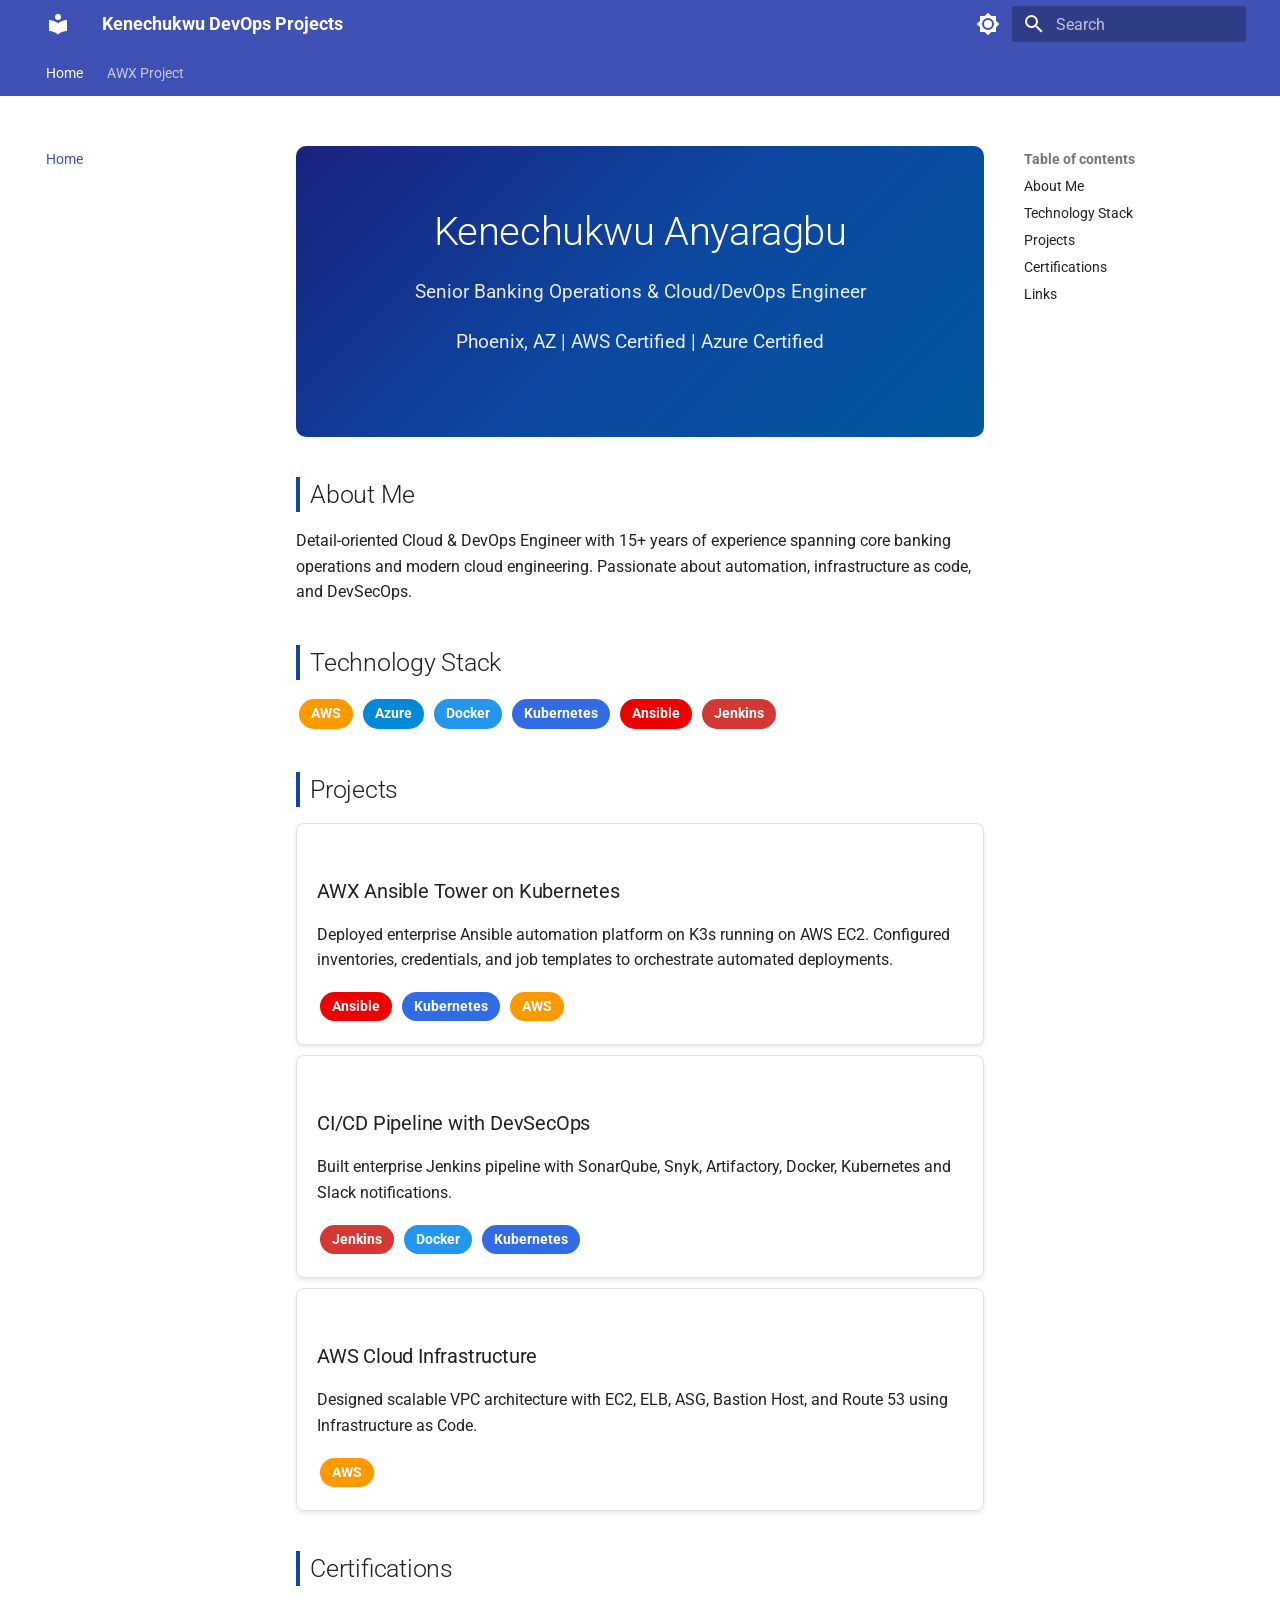
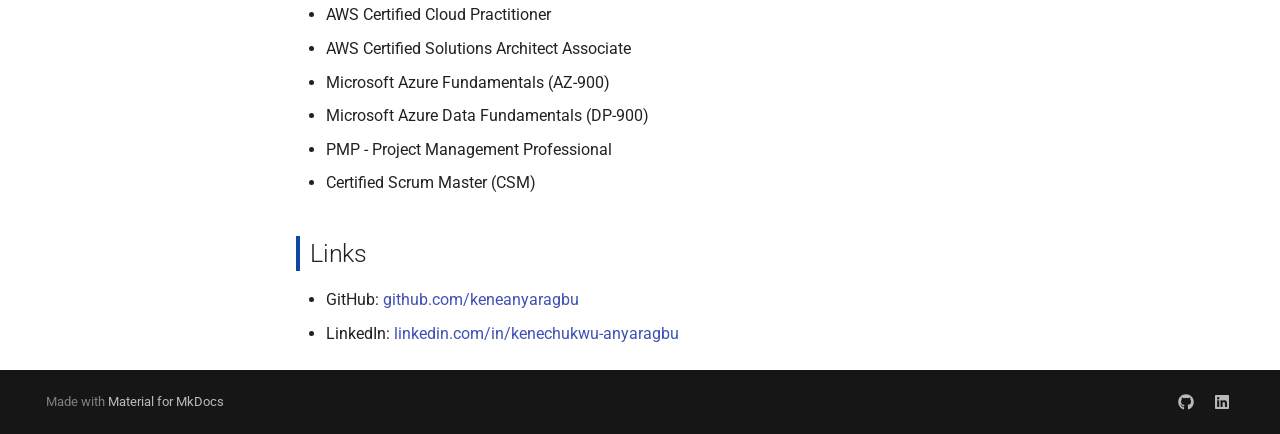
<file: index.html>
<!doctype html>
<html lang="en" class="no-js">
  <head>
    
      <meta charset="utf-8">
      <meta name="viewport" content="width=device-width,initial-scale=1">
      
        <meta name="description" content="DevOps Engineering Projects & Documentation">
      
      
        <meta name="author" content="Anyaragbu Kenechukwu Nnaemeka">
      
      
      
      
        <link rel="next" href="awx/overview/">
      
      
        
      
      
      <link rel="icon" href="assets/images/favicon.png">
      <meta name="generator" content="mkdocs-1.6.1, mkdocs-material-9.7.6">
    
    
      
        <title>Kenechukwu DevOps Projects</title>
      
    
    
      <link rel="stylesheet" href="assets/stylesheets/main.484c7ddc.min.css">
      
        
        <link rel="stylesheet" href="assets/stylesheets/palette.ab4e12ef.min.css">
      
      


    
    
      
    
    
      
        
        
        <link rel="preconnect" href="https://fonts.gstatic.com" crossorigin>
        <link rel="stylesheet" href="https://fonts.googleapis.com/css?family=Roboto:300,300i,400,400i,700,700i%7CRoboto+Mono:400,400i,700,700i&display=fallback">
        <style>:root{--md-text-font:"Roboto";--md-code-font:"Roboto Mono"}</style>
      
    
    
      <link rel="stylesheet" href="stylesheets/extra.css">
    
    <script>__md_scope=new URL(".",location),__md_hash=e=>[...e].reduce(((e,_)=>(e<<5)-e+_.charCodeAt(0)),0),__md_get=(e,_=localStorage,t=__md_scope)=>JSON.parse(_.getItem(t.pathname+"."+e)),__md_set=(e,_,t=localStorage,a=__md_scope)=>{try{t.setItem(a.pathname+"."+e,JSON.stringify(_))}catch(e){}}</script>
    
      

    
    
  </head>
  
  
    
    
      
    
    
    
    
    <body dir="ltr" data-md-color-scheme="default" data-md-color-primary="indigo" data-md-color-accent="cyan">
  
    
    <input class="md-toggle" data-md-toggle="drawer" type="checkbox" id="__drawer" autocomplete="off">
    <input class="md-toggle" data-md-toggle="search" type="checkbox" id="__search" autocomplete="off">
    <label class="md-overlay" for="__drawer"></label>
    <div data-md-component="skip">
      
        
        <a href="#about-me" class="md-skip">
          Skip to content
        </a>
      
    </div>
    <div data-md-component="announce">
      
    </div>
    
    
      

<header class="md-header" data-md-component="header">
  <nav class="md-header__inner md-grid" aria-label="Header">
    <a href="." title="Kenechukwu DevOps Projects" class="md-header__button md-logo" aria-label="Kenechukwu DevOps Projects" data-md-component="logo">
      
  
  <svg xmlns="http://www.w3.org/2000/svg" viewBox="0 0 24 24"><path d="M12 8a3 3 0 0 0 3-3 3 3 0 0 0-3-3 3 3 0 0 0-3 3 3 3 0 0 0 3 3m0 3.54C9.64 9.35 6.5 8 3 8v11c3.5 0 6.64 1.35 9 3.54 2.36-2.19 5.5-3.54 9-3.54V8c-3.5 0-6.64 1.35-9 3.54"/></svg>

    </a>
    <label class="md-header__button md-icon" for="__drawer">
      
      <svg xmlns="http://www.w3.org/2000/svg" viewBox="0 0 24 24"><path d="M3 6h18v2H3zm0 5h18v2H3zm0 5h18v2H3z"/></svg>
    </label>
    <div class="md-header__title" data-md-component="header-title">
      <div class="md-header__ellipsis">
        <div class="md-header__topic">
          <span class="md-ellipsis">
            Kenechukwu DevOps Projects
          </span>
        </div>
        <div class="md-header__topic" data-md-component="header-topic">
          <span class="md-ellipsis">
            
              Home
            
          </span>
        </div>
      </div>
    </div>
    
      
        <form class="md-header__option" data-md-component="palette">
  
    
    
    
    <input class="md-option" data-md-color-media="" data-md-color-scheme="default" data-md-color-primary="indigo" data-md-color-accent="cyan"  aria-label="Switch to dark mode"  type="radio" name="__palette" id="__palette_0">
    
      <label class="md-header__button md-icon" title="Switch to dark mode" for="__palette_1" hidden>
        <svg xmlns="http://www.w3.org/2000/svg" viewBox="0 0 24 24"><path d="M12 8a4 4 0 0 0-4 4 4 4 0 0 0 4 4 4 4 0 0 0 4-4 4 4 0 0 0-4-4m0 10a6 6 0 0 1-6-6 6 6 0 0 1 6-6 6 6 0 0 1 6 6 6 6 0 0 1-6 6m8-9.31V4h-4.69L12 .69 8.69 4H4v4.69L.69 12 4 15.31V20h4.69L12 23.31 15.31 20H20v-4.69L23.31 12z"/></svg>
      </label>
    
  
    
    
    
    <input class="md-option" data-md-color-media="" data-md-color-scheme="slate" data-md-color-primary="indigo" data-md-color-accent="cyan"  aria-label="Switch to light mode"  type="radio" name="__palette" id="__palette_1">
    
      <label class="md-header__button md-icon" title="Switch to light mode" for="__palette_0" hidden>
        <svg xmlns="http://www.w3.org/2000/svg" viewBox="0 0 24 24"><path d="M12 18c-.89 0-1.74-.2-2.5-.55C11.56 16.5 13 14.42 13 12s-1.44-4.5-3.5-5.45C10.26 6.2 11.11 6 12 6a6 6 0 0 1 6 6 6 6 0 0 1-6 6m8-9.31V4h-4.69L12 .69 8.69 4H4v4.69L.69 12 4 15.31V20h4.69L12 23.31 15.31 20H20v-4.69L23.31 12z"/></svg>
      </label>
    
  
</form>
      
    
    
      <script>var palette=__md_get("__palette");if(palette&&palette.color){if("(prefers-color-scheme)"===palette.color.media){var media=matchMedia("(prefers-color-scheme: light)"),input=document.querySelector(media.matches?"[data-md-color-media='(prefers-color-scheme: light)']":"[data-md-color-media='(prefers-color-scheme: dark)']");palette.color.media=input.getAttribute("data-md-color-media"),palette.color.scheme=input.getAttribute("data-md-color-scheme"),palette.color.primary=input.getAttribute("data-md-color-primary"),palette.color.accent=input.getAttribute("data-md-color-accent")}for(var[key,value]of Object.entries(palette.color))document.body.setAttribute("data-md-color-"+key,value)}</script>
    
    
    
      
      
        <label class="md-header__button md-icon" for="__search">
          
          <svg xmlns="http://www.w3.org/2000/svg" viewBox="0 0 24 24"><path d="M9.5 3A6.5 6.5 0 0 1 16 9.5c0 1.61-.59 3.09-1.56 4.23l.27.27h.79l5 5-1.5 1.5-5-5v-.79l-.27-.27A6.52 6.52 0 0 1 9.5 16 6.5 6.5 0 0 1 3 9.5 6.5 6.5 0 0 1 9.5 3m0 2C7 5 5 7 5 9.5S7 14 9.5 14 14 12 14 9.5 12 5 9.5 5"/></svg>
        </label>
        <div class="md-search" data-md-component="search" role="dialog">
  <label class="md-search__overlay" for="__search"></label>
  <div class="md-search__inner" role="search">
    <form class="md-search__form" name="search">
      <input type="text" class="md-search__input" name="query" aria-label="Search" placeholder="Search" autocapitalize="off" autocorrect="off" autocomplete="off" spellcheck="false" data-md-component="search-query" required>
      <label class="md-search__icon md-icon" for="__search">
        
        <svg xmlns="http://www.w3.org/2000/svg" viewBox="0 0 24 24"><path d="M9.5 3A6.5 6.5 0 0 1 16 9.5c0 1.61-.59 3.09-1.56 4.23l.27.27h.79l5 5-1.5 1.5-5-5v-.79l-.27-.27A6.52 6.52 0 0 1 9.5 16 6.5 6.5 0 0 1 3 9.5 6.5 6.5 0 0 1 9.5 3m0 2C7 5 5 7 5 9.5S7 14 9.5 14 14 12 14 9.5 12 5 9.5 5"/></svg>
        
        <svg xmlns="http://www.w3.org/2000/svg" viewBox="0 0 24 24"><path d="M20 11v2H8l5.5 5.5-1.42 1.42L4.16 12l7.92-7.92L13.5 5.5 8 11z"/></svg>
      </label>
      <nav class="md-search__options" aria-label="Search">
        
        <button type="reset" class="md-search__icon md-icon" title="Clear" aria-label="Clear" tabindex="-1">
          
          <svg xmlns="http://www.w3.org/2000/svg" viewBox="0 0 24 24"><path d="M19 6.41 17.59 5 12 10.59 6.41 5 5 6.41 10.59 12 5 17.59 6.41 19 12 13.41 17.59 19 19 17.59 13.41 12z"/></svg>
        </button>
      </nav>
      
        <div class="md-search__suggest" data-md-component="search-suggest"></div>
      
    </form>
    <div class="md-search__output">
      <div class="md-search__scrollwrap" tabindex="0" data-md-scrollfix>
        <div class="md-search-result" data-md-component="search-result">
          <div class="md-search-result__meta">
            Initializing search
          </div>
          <ol class="md-search-result__list" role="presentation"></ol>
        </div>
      </div>
    </div>
  </div>
</div>
      
    
    
  </nav>
  
</header>
    
    <div class="md-container" data-md-component="container">
      
      
        
          
            
<nav class="md-tabs" aria-label="Tabs" data-md-component="tabs">
  <div class="md-grid">
    <ul class="md-tabs__list">
      
        
  
  
  
    
  
  
    <li class="md-tabs__item md-tabs__item--active">
      <a href="." class="md-tabs__link">
        
  
  
    
  
  Home

      </a>
    </li>
  

      
        
  
  
  
  
    
    
      <li class="md-tabs__item">
        <a href="awx/overview/" class="md-tabs__link">
          
  
  
  AWX Project

        </a>
      </li>
    
  

      
    </ul>
  </div>
</nav>
          
        
      
      <main class="md-main" data-md-component="main">
        <div class="md-main__inner md-grid">
          
            
              
              <div class="md-sidebar md-sidebar--primary" data-md-component="sidebar" data-md-type="navigation" >
                <div class="md-sidebar__scrollwrap">
                  <div class="md-sidebar__inner">
                    


  


<nav class="md-nav md-nav--primary md-nav--lifted" aria-label="Navigation" data-md-level="0">
  <label class="md-nav__title" for="__drawer">
    <a href="." title="Kenechukwu DevOps Projects" class="md-nav__button md-logo" aria-label="Kenechukwu DevOps Projects" data-md-component="logo">
      
  
  <svg xmlns="http://www.w3.org/2000/svg" viewBox="0 0 24 24"><path d="M12 8a3 3 0 0 0 3-3 3 3 0 0 0-3-3 3 3 0 0 0-3 3 3 3 0 0 0 3 3m0 3.54C9.64 9.35 6.5 8 3 8v11c3.5 0 6.64 1.35 9 3.54 2.36-2.19 5.5-3.54 9-3.54V8c-3.5 0-6.64 1.35-9 3.54"/></svg>

    </a>
    Kenechukwu DevOps Projects
  </label>
  
  <ul class="md-nav__list" data-md-scrollfix>
    
      
      
  
  
    
  
  
  
    <li class="md-nav__item md-nav__item--active">
      
      <input class="md-nav__toggle md-toggle" type="checkbox" id="__toc">
      
      
      
        <label class="md-nav__link md-nav__link--active" for="__toc">
          
  
  
  <span class="md-ellipsis">
    
  
    Home
  

    
  </span>
  
  

          <span class="md-nav__icon md-icon"></span>
        </label>
      
      <a href="." class="md-nav__link md-nav__link--active">
        
  
  
  <span class="md-ellipsis">
    
  
    Home
  

    
  </span>
  
  

      </a>
      
        

<nav class="md-nav md-nav--secondary" aria-label="Table of contents">
  
  
  
  
    <label class="md-nav__title" for="__toc">
      <span class="md-nav__icon md-icon"></span>
      Table of contents
    </label>
    <ul class="md-nav__list" data-md-component="toc" data-md-scrollfix>
      
        <li class="md-nav__item">
  <a href="#about-me" class="md-nav__link">
    <span class="md-ellipsis">
      
        About Me
      
    </span>
  </a>
  
</li>
      
        <li class="md-nav__item">
  <a href="#technology-stack" class="md-nav__link">
    <span class="md-ellipsis">
      
        Technology Stack
      
    </span>
  </a>
  
</li>
      
        <li class="md-nav__item">
  <a href="#projects" class="md-nav__link">
    <span class="md-ellipsis">
      
        Projects
      
    </span>
  </a>
  
</li>
      
        <li class="md-nav__item">
  <a href="#certifications" class="md-nav__link">
    <span class="md-ellipsis">
      
        Certifications
      
    </span>
  </a>
  
</li>
      
        <li class="md-nav__item">
  <a href="#links" class="md-nav__link">
    <span class="md-ellipsis">
      
        Links
      
    </span>
  </a>
  
</li>
      
    </ul>
  
</nav>
      
    </li>
  

    
      
      
  
  
  
  
    
    
    
    
      
      
        
      
    
    
    <li class="md-nav__item md-nav__item--nested">
      
        
        
        <input class="md-nav__toggle md-toggle " type="checkbox" id="__nav_2" >
        
          
          <label class="md-nav__link" for="__nav_2" id="__nav_2_label" tabindex="0">
            
  
  
  <span class="md-ellipsis">
    
  
    AWX Project
  

    
  </span>
  
  

            <span class="md-nav__icon md-icon"></span>
          </label>
        
        <nav class="md-nav" data-md-level="1" aria-labelledby="__nav_2_label" aria-expanded="false">
          <label class="md-nav__title" for="__nav_2">
            <span class="md-nav__icon md-icon"></span>
            
  
    AWX Project
  

          </label>
          <ul class="md-nav__list" data-md-scrollfix>
            
              
                
  
  
  
  
    <li class="md-nav__item">
      <a href="awx/overview/" class="md-nav__link">
        
  
  
  <span class="md-ellipsis">
    
  
    Overview
  

    
  </span>
  
  

      </a>
    </li>
  

              
            
              
                
  
  
  
  
    <li class="md-nav__item">
      <a href="awx/installation/" class="md-nav__link">
        
  
  
  <span class="md-ellipsis">
    
  
    Installation
  

    
  </span>
  
  

      </a>
    </li>
  

              
            
              
                
  
  
  
  
    <li class="md-nav__item">
      <a href="awx/configuration/" class="md-nav__link">
        
  
  
  <span class="md-ellipsis">
    
  
    Configuration
  

    
  </span>
  
  

      </a>
    </li>
  

              
            
              
                
  
  
  
  
    <li class="md-nav__item">
      <a href="awx/troubleshooting/" class="md-nav__link">
        
  
  
  <span class="md-ellipsis">
    
  
    Troubleshooting
  

    
  </span>
  
  

      </a>
    </li>
  

              
            
              
                
  
  
  
  
    <li class="md-nav__item">
      <a href="awx/deployment/" class="md-nav__link">
        
  
  
  <span class="md-ellipsis">
    
  
    Deployment
  

    
  </span>
  
  

      </a>
    </li>
  

              
            
          </ul>
        </nav>
      
    </li>
  

    
  </ul>
</nav>
                  </div>
                </div>
              </div>
            
            
              
              <div class="md-sidebar md-sidebar--secondary" data-md-component="sidebar" data-md-type="toc" >
                <div class="md-sidebar__scrollwrap">
                  <div class="md-sidebar__inner">
                    

<nav class="md-nav md-nav--secondary" aria-label="Table of contents">
  
  
  
  
    <label class="md-nav__title" for="__toc">
      <span class="md-nav__icon md-icon"></span>
      Table of contents
    </label>
    <ul class="md-nav__list" data-md-component="toc" data-md-scrollfix>
      
        <li class="md-nav__item">
  <a href="#about-me" class="md-nav__link">
    <span class="md-ellipsis">
      
        About Me
      
    </span>
  </a>
  
</li>
      
        <li class="md-nav__item">
  <a href="#technology-stack" class="md-nav__link">
    <span class="md-ellipsis">
      
        Technology Stack
      
    </span>
  </a>
  
</li>
      
        <li class="md-nav__item">
  <a href="#projects" class="md-nav__link">
    <span class="md-ellipsis">
      
        Projects
      
    </span>
  </a>
  
</li>
      
        <li class="md-nav__item">
  <a href="#certifications" class="md-nav__link">
    <span class="md-ellipsis">
      
        Certifications
      
    </span>
  </a>
  
</li>
      
        <li class="md-nav__item">
  <a href="#links" class="md-nav__link">
    <span class="md-ellipsis">
      
        Links
      
    </span>
  </a>
  
</li>
      
    </ul>
  
</nav>
                  </div>
                </div>
              </div>
            
          
          
            <div class="md-content" data-md-component="content">
              
              <article class="md-content__inner md-typeset">
                
                  



<div class="hero">
  <h1>Kenechukwu Anyaragbu</h1>
  <p>Senior Banking Operations & Cloud/DevOps Engineer</p>
  <p>Phoenix, AZ | AWS Certified | Azure Certified</p>
</div>

<h2 id="about-me">About Me<a class="headerlink" href="#about-me" title="Permanent link">&para;</a></h2>
<p>Detail-oriented Cloud &amp; DevOps Engineer with 15+ years of experience
spanning core banking operations and modern cloud engineering.
Passionate about automation, infrastructure as code, and DevSecOps.</p>
<h2 id="technology-stack">Technology Stack<a class="headerlink" href="#technology-stack" title="Permanent link">&para;</a></h2>
<p><span class="badge badge-aws">AWS</span>
<span class="badge badge-azure">Azure</span>
<span class="badge badge-docker">Docker</span>
<span class="badge badge-k8s">Kubernetes</span>
<span class="badge badge-ansible">Ansible</span>
<span class="badge badge-jenkins">Jenkins</span></p>
<h2 id="projects">Projects<a class="headerlink" href="#projects" title="Permanent link">&para;</a></h2>
<div class="project-card">
  <h3>AWX Ansible Tower on Kubernetes</h3>
  <p>Deployed enterprise Ansible automation platform on K3s
  running on AWS EC2. Configured inventories, credentials,
  and job templates to orchestrate automated deployments.</p>
  <span class="badge badge-ansible">Ansible</span>
  <span class="badge badge-k8s">Kubernetes</span>
  <span class="badge badge-aws">AWS</span>
</div>

<div class="project-card">
  <h3>CI/CD Pipeline with DevSecOps</h3>
  <p>Built enterprise Jenkins pipeline with SonarQube, Snyk,
  Artifactory, Docker, Kubernetes and Slack notifications.</p>
  <span class="badge badge-jenkins">Jenkins</span>
  <span class="badge badge-docker">Docker</span>
  <span class="badge badge-k8s">Kubernetes</span>
</div>

<div class="project-card">
  <h3>AWS Cloud Infrastructure</h3>
  <p>Designed scalable VPC architecture with EC2, ELB, ASG,
  Bastion Host, and Route 53 using Infrastructure as Code.</p>
  <span class="badge badge-aws">AWS</span>
</div>

<h2 id="certifications">Certifications<a class="headerlink" href="#certifications" title="Permanent link">&para;</a></h2>
<ul>
<li>AWS Certified Cloud Practitioner</li>
<li>AWS Certified Solutions Architect Associate</li>
<li>Microsoft Azure Fundamentals (AZ-900)</li>
<li>Microsoft Azure Data Fundamentals (DP-900)</li>
<li>PMP - Project Management Professional</li>
<li>Certified Scrum Master (CSM)</li>
</ul>
<h2 id="links">Links<a class="headerlink" href="#links" title="Permanent link">&para;</a></h2>
<ul>
<li>GitHub: <a href="https://github.com/keneanyaragbu">github.com/keneanyaragbu</a></li>
<li>LinkedIn: <a href="https://www.linkedin.com/in/kenechukwu-anyaragbu">linkedin.com/in/kenechukwu-anyaragbu</a></li>
</ul>












                
              </article>
            </div>
          
          
<script>var target=document.getElementById(location.hash.slice(1));target&&target.name&&(target.checked=target.name.startsWith("__tabbed_"))</script>
        </div>
        
          <button type="button" class="md-top md-icon" data-md-component="top" hidden>
  
  <svg xmlns="http://www.w3.org/2000/svg" viewBox="0 0 24 24"><path d="M13 20h-2V8l-5.5 5.5-1.42-1.42L12 4.16l7.92 7.92-1.42 1.42L13 8z"/></svg>
  Back to top
</button>
        
      </main>
      
        <footer class="md-footer">
  
  <div class="md-footer-meta md-typeset">
    <div class="md-footer-meta__inner md-grid">
      <div class="md-copyright">
  
  
    Made with
    <a href="https://squidfunk.github.io/mkdocs-material/" target="_blank" rel="noopener">
      Material for MkDocs
    </a>
  
</div>
      
        
<div class="md-social">
  
    
    
    
    
      
      
    
    <a href="https://github.com/keneanyaragbu" target="_blank" rel="noopener" title="github.com" class="md-social__link">
      <svg xmlns="http://www.w3.org/2000/svg" viewBox="0 0 512 512"><!--! Font Awesome Free 7.1.0 by @fontawesome - https://fontawesome.com License - https://fontawesome.com/license/free (Icons: CC BY 4.0, Fonts: SIL OFL 1.1, Code: MIT License) Copyright 2025 Fonticons, Inc.--><path d="M173.9 397.4c0 2-2.3 3.6-5.2 3.6-3.3.3-5.6-1.3-5.6-3.6 0-2 2.3-3.6 5.2-3.6 3-.3 5.6 1.3 5.6 3.6m-31.1-4.5c-.7 2 1.3 4.3 4.3 4.9 2.6 1 5.6 0 6.2-2s-1.3-4.3-4.3-5.2c-2.6-.7-5.5.3-6.2 2.3m44.2-1.7c-2.9.7-4.9 2.6-4.6 4.9.3 2 2.9 3.3 5.9 2.6 2.9-.7 4.9-2.6 4.6-4.6-.3-1.9-3-3.2-5.9-2.9M252.8 8C114.1 8 8 113.3 8 252c0 110.9 69.8 205.8 169.5 239.2 12.8 2.3 17.3-5.6 17.3-12.1 0-6.2-.3-40.4-.3-61.4 0 0-70 15-84.7-29.8 0 0-11.4-29.1-27.8-36.6 0 0-22.9-15.7 1.6-15.4 0 0 24.9 2 38.6 25.8 21.9 38.6 58.6 27.5 72.9 20.9 2.3-16 8.8-27.1 16-33.7-55.9-6.2-112.3-14.3-112.3-110.5 0-27.5 7.6-41.3 23.6-58.9-2.6-6.5-11.1-33.3 2.6-67.9 20.9-6.5 69 27 69 27 20-5.6 41.5-8.5 62.8-8.5s42.8 2.9 62.8 8.5c0 0 48.1-33.6 69-27 13.7 34.7 5.2 61.4 2.6 67.9 16 17.7 25.8 31.5 25.8 58.9 0 96.5-58.9 104.2-114.8 110.5 9.2 7.9 17 22.9 17 46.4 0 33.7-.3 75.4-.3 83.6 0 6.5 4.6 14.4 17.3 12.1C436.2 457.8 504 362.9 504 252 504 113.3 391.5 8 252.8 8M105.2 352.9c-1.3 1-1 3.3.7 5.2 1.6 1.6 3.9 2.3 5.2 1 1.3-1 1-3.3-.7-5.2-1.6-1.6-3.9-2.3-5.2-1m-10.8-8.1c-.7 1.3.3 2.9 2.3 3.9 1.6 1 3.6.7 4.3-.7.7-1.3-.3-2.9-2.3-3.9-2-.6-3.6-.3-4.3.7m32.4 35.6c-1.6 1.3-1 4.3 1.3 6.2 2.3 2.3 5.2 2.6 6.5 1 1.3-1.3.7-4.3-1.3-6.2-2.2-2.3-5.2-2.6-6.5-1m-11.4-14.7c-1.6 1-1.6 3.6 0 5.9s4.3 3.3 5.6 2.3c1.6-1.3 1.6-3.9 0-6.2-1.4-2.3-4-3.3-5.6-2"/></svg>
    </a>
  
    
    
    
    
      
      
    
    <a href="https://www.linkedin.com/in/kenechukwu-anyaragbu" target="_blank" rel="noopener" title="www.linkedin.com" class="md-social__link">
      <svg xmlns="http://www.w3.org/2000/svg" viewBox="0 0 448 512"><!--! Font Awesome Free 7.1.0 by @fontawesome - https://fontawesome.com License - https://fontawesome.com/license/free (Icons: CC BY 4.0, Fonts: SIL OFL 1.1, Code: MIT License) Copyright 2025 Fonticons, Inc.--><path d="M416 32H31.9C14.3 32 0 46.5 0 64.3v383.4C0 465.5 14.3 480 31.9 480H416c17.6 0 32-14.5 32-32.3V64.3c0-17.8-14.4-32.3-32-32.3M135.4 416H69V202.2h66.5V416zM102.2 96a38.5 38.5 0 1 1 0 77 38.5 38.5 0 1 1 0-77m282.1 320h-66.4V312c0-24.8-.5-56.7-34.5-56.7-34.6 0-39.9 27-39.9 54.9V416h-66.4V202.2h63.7v29.2h.9c8.9-16.8 30.6-34.5 62.9-34.5 67.2 0 79.7 44.3 79.7 101.9z"/></svg>
    </a>
  
</div>
      
    </div>
  </div>
</footer>
      
    </div>
    <div class="md-dialog" data-md-component="dialog">
      <div class="md-dialog__inner md-typeset"></div>
    </div>
    
    
    
      
      
      <script id="__config" type="application/json">{"annotate": null, "base": ".", "features": ["navigation.tabs", "navigation.sections", "navigation.top", "search.suggest", "search.highlight", "content.code.copy"], "search": "assets/javascripts/workers/search.2c215733.min.js", "tags": null, "translations": {"clipboard.copied": "Copied to clipboard", "clipboard.copy": "Copy to clipboard", "search.result.more.one": "1 more on this page", "search.result.more.other": "# more on this page", "search.result.none": "No matching documents", "search.result.one": "1 matching document", "search.result.other": "# matching documents", "search.result.placeholder": "Type to start searching", "search.result.term.missing": "Missing", "select.version": "Select version"}, "version": null}</script>
    
    
      <script src="assets/javascripts/bundle.79ae519e.min.js"></script>
      
    
  </body>
</html>
</file>
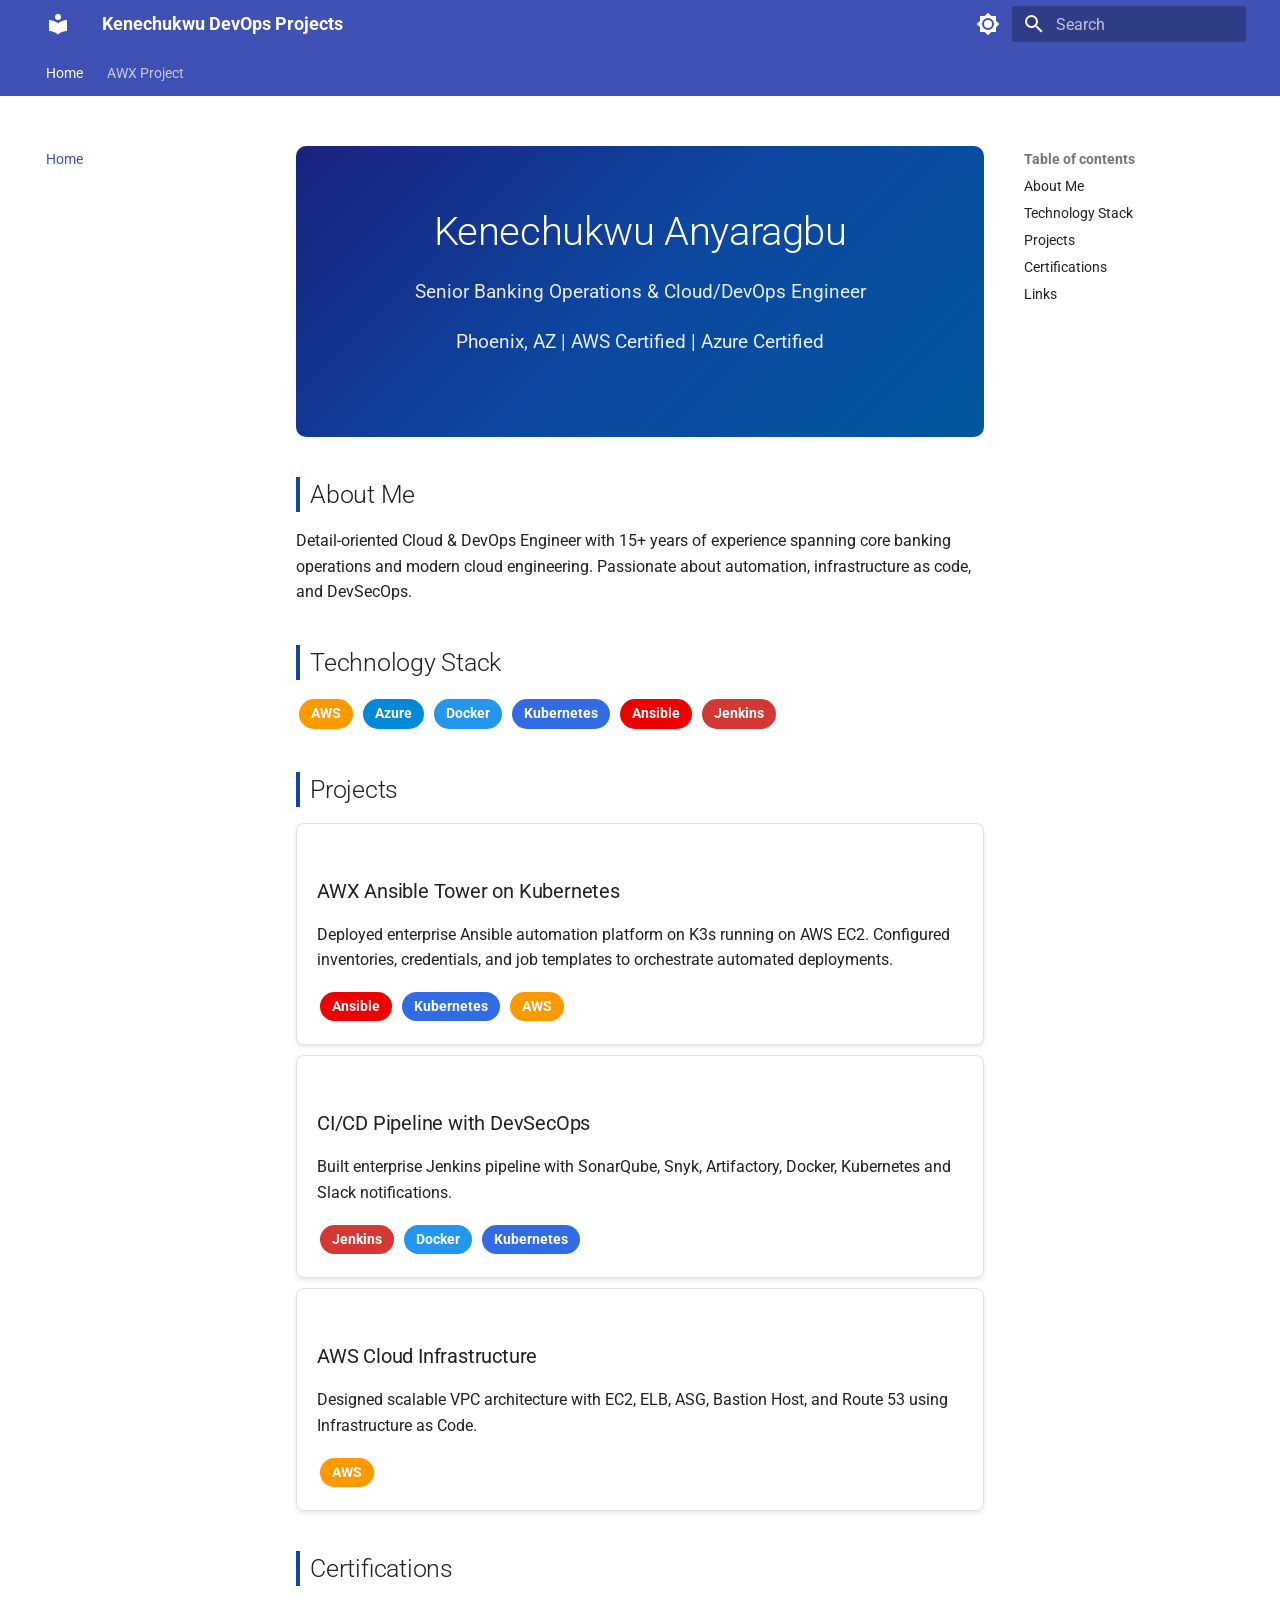
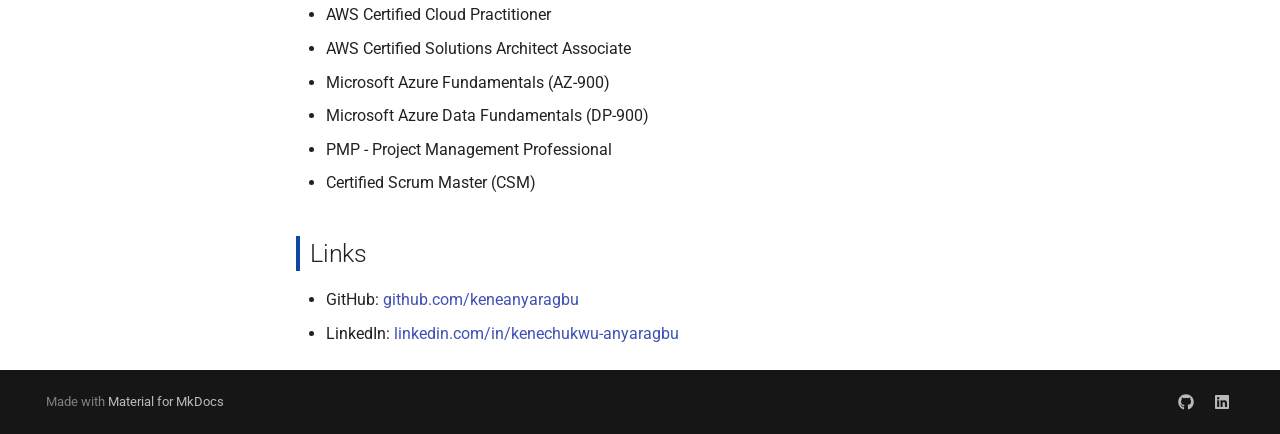
<file: site/index.html>
<!doctype html>
<html lang="en" class="no-js">
  <head>
    
      <meta charset="utf-8">
      <meta name="viewport" content="width=device-width,initial-scale=1">
      
        <meta name="description" content="DevOps Engineering Projects & Documentation">
      
      
        <meta name="author" content="Anyaragbu Kenechukwu Nnaemeka">
      
      
      
      
        <link rel="next" href="awx/overview/">
      
      
        
      
      
      <link rel="icon" href="assets/images/favicon.png">
      <meta name="generator" content="mkdocs-1.6.1, mkdocs-material-9.7.6">
    
    
      
        <title>Kenechukwu DevOps Projects</title>
      
    
    
      <link rel="stylesheet" href="assets/stylesheets/main.484c7ddc.min.css">
      
        
        <link rel="stylesheet" href="assets/stylesheets/palette.ab4e12ef.min.css">
      
      


    
    
      
    
    
      
        
        
        <link rel="preconnect" href="https://fonts.gstatic.com" crossorigin>
        <link rel="stylesheet" href="https://fonts.googleapis.com/css?family=Roboto:300,300i,400,400i,700,700i%7CRoboto+Mono:400,400i,700,700i&display=fallback">
        <style>:root{--md-text-font:"Roboto";--md-code-font:"Roboto Mono"}</style>
      
    
    
      <link rel="stylesheet" href="stylesheets/extra.css">
    
    <script>__md_scope=new URL(".",location),__md_hash=e=>[...e].reduce(((e,_)=>(e<<5)-e+_.charCodeAt(0)),0),__md_get=(e,_=localStorage,t=__md_scope)=>JSON.parse(_.getItem(t.pathname+"."+e)),__md_set=(e,_,t=localStorage,a=__md_scope)=>{try{t.setItem(a.pathname+"."+e,JSON.stringify(_))}catch(e){}}</script>
    
      

    
    
  </head>
  
  
    
    
      
    
    
    
    
    <body dir="ltr" data-md-color-scheme="default" data-md-color-primary="indigo" data-md-color-accent="cyan">
  
    
    <input class="md-toggle" data-md-toggle="drawer" type="checkbox" id="__drawer" autocomplete="off">
    <input class="md-toggle" data-md-toggle="search" type="checkbox" id="__search" autocomplete="off">
    <label class="md-overlay" for="__drawer"></label>
    <div data-md-component="skip">
      
        
        <a href="#about-me" class="md-skip">
          Skip to content
        </a>
      
    </div>
    <div data-md-component="announce">
      
    </div>
    
    
      

<header class="md-header" data-md-component="header">
  <nav class="md-header__inner md-grid" aria-label="Header">
    <a href="." title="Kenechukwu DevOps Projects" class="md-header__button md-logo" aria-label="Kenechukwu DevOps Projects" data-md-component="logo">
      
  
  <svg xmlns="http://www.w3.org/2000/svg" viewBox="0 0 24 24"><path d="M12 8a3 3 0 0 0 3-3 3 3 0 0 0-3-3 3 3 0 0 0-3 3 3 3 0 0 0 3 3m0 3.54C9.64 9.35 6.5 8 3 8v11c3.5 0 6.64 1.35 9 3.54 2.36-2.19 5.5-3.54 9-3.54V8c-3.5 0-6.64 1.35-9 3.54"/></svg>

    </a>
    <label class="md-header__button md-icon" for="__drawer">
      
      <svg xmlns="http://www.w3.org/2000/svg" viewBox="0 0 24 24"><path d="M3 6h18v2H3zm0 5h18v2H3zm0 5h18v2H3z"/></svg>
    </label>
    <div class="md-header__title" data-md-component="header-title">
      <div class="md-header__ellipsis">
        <div class="md-header__topic">
          <span class="md-ellipsis">
            Kenechukwu DevOps Projects
          </span>
        </div>
        <div class="md-header__topic" data-md-component="header-topic">
          <span class="md-ellipsis">
            
              Home
            
          </span>
        </div>
      </div>
    </div>
    
      
        <form class="md-header__option" data-md-component="palette">
  
    
    
    
    <input class="md-option" data-md-color-media="" data-md-color-scheme="default" data-md-color-primary="indigo" data-md-color-accent="cyan"  aria-label="Switch to dark mode"  type="radio" name="__palette" id="__palette_0">
    
      <label class="md-header__button md-icon" title="Switch to dark mode" for="__palette_1" hidden>
        <svg xmlns="http://www.w3.org/2000/svg" viewBox="0 0 24 24"><path d="M12 8a4 4 0 0 0-4 4 4 4 0 0 0 4 4 4 4 0 0 0 4-4 4 4 0 0 0-4-4m0 10a6 6 0 0 1-6-6 6 6 0 0 1 6-6 6 6 0 0 1 6 6 6 6 0 0 1-6 6m8-9.31V4h-4.69L12 .69 8.69 4H4v4.69L.69 12 4 15.31V20h4.69L12 23.31 15.31 20H20v-4.69L23.31 12z"/></svg>
      </label>
    
  
    
    
    
    <input class="md-option" data-md-color-media="" data-md-color-scheme="slate" data-md-color-primary="indigo" data-md-color-accent="cyan"  aria-label="Switch to light mode"  type="radio" name="__palette" id="__palette_1">
    
      <label class="md-header__button md-icon" title="Switch to light mode" for="__palette_0" hidden>
        <svg xmlns="http://www.w3.org/2000/svg" viewBox="0 0 24 24"><path d="M12 18c-.89 0-1.74-.2-2.5-.55C11.56 16.5 13 14.42 13 12s-1.44-4.5-3.5-5.45C10.26 6.2 11.11 6 12 6a6 6 0 0 1 6 6 6 6 0 0 1-6 6m8-9.31V4h-4.69L12 .69 8.69 4H4v4.69L.69 12 4 15.31V20h4.69L12 23.31 15.31 20H20v-4.69L23.31 12z"/></svg>
      </label>
    
  
</form>
      
    
    
      <script>var palette=__md_get("__palette");if(palette&&palette.color){if("(prefers-color-scheme)"===palette.color.media){var media=matchMedia("(prefers-color-scheme: light)"),input=document.querySelector(media.matches?"[data-md-color-media='(prefers-color-scheme: light)']":"[data-md-color-media='(prefers-color-scheme: dark)']");palette.color.media=input.getAttribute("data-md-color-media"),palette.color.scheme=input.getAttribute("data-md-color-scheme"),palette.color.primary=input.getAttribute("data-md-color-primary"),palette.color.accent=input.getAttribute("data-md-color-accent")}for(var[key,value]of Object.entries(palette.color))document.body.setAttribute("data-md-color-"+key,value)}</script>
    
    
    
      
      
        <label class="md-header__button md-icon" for="__search">
          
          <svg xmlns="http://www.w3.org/2000/svg" viewBox="0 0 24 24"><path d="M9.5 3A6.5 6.5 0 0 1 16 9.5c0 1.61-.59 3.09-1.56 4.23l.27.27h.79l5 5-1.5 1.5-5-5v-.79l-.27-.27A6.52 6.52 0 0 1 9.5 16 6.5 6.5 0 0 1 3 9.5 6.5 6.5 0 0 1 9.5 3m0 2C7 5 5 7 5 9.5S7 14 9.5 14 14 12 14 9.5 12 5 9.5 5"/></svg>
        </label>
        <div class="md-search" data-md-component="search" role="dialog">
  <label class="md-search__overlay" for="__search"></label>
  <div class="md-search__inner" role="search">
    <form class="md-search__form" name="search">
      <input type="text" class="md-search__input" name="query" aria-label="Search" placeholder="Search" autocapitalize="off" autocorrect="off" autocomplete="off" spellcheck="false" data-md-component="search-query" required>
      <label class="md-search__icon md-icon" for="__search">
        
        <svg xmlns="http://www.w3.org/2000/svg" viewBox="0 0 24 24"><path d="M9.5 3A6.5 6.5 0 0 1 16 9.5c0 1.61-.59 3.09-1.56 4.23l.27.27h.79l5 5-1.5 1.5-5-5v-.79l-.27-.27A6.52 6.52 0 0 1 9.5 16 6.5 6.5 0 0 1 3 9.5 6.5 6.5 0 0 1 9.5 3m0 2C7 5 5 7 5 9.5S7 14 9.5 14 14 12 14 9.5 12 5 9.5 5"/></svg>
        
        <svg xmlns="http://www.w3.org/2000/svg" viewBox="0 0 24 24"><path d="M20 11v2H8l5.5 5.5-1.42 1.42L4.16 12l7.92-7.92L13.5 5.5 8 11z"/></svg>
      </label>
      <nav class="md-search__options" aria-label="Search">
        
        <button type="reset" class="md-search__icon md-icon" title="Clear" aria-label="Clear" tabindex="-1">
          
          <svg xmlns="http://www.w3.org/2000/svg" viewBox="0 0 24 24"><path d="M19 6.41 17.59 5 12 10.59 6.41 5 5 6.41 10.59 12 5 17.59 6.41 19 12 13.41 17.59 19 19 17.59 13.41 12z"/></svg>
        </button>
      </nav>
      
        <div class="md-search__suggest" data-md-component="search-suggest"></div>
      
    </form>
    <div class="md-search__output">
      <div class="md-search__scrollwrap" tabindex="0" data-md-scrollfix>
        <div class="md-search-result" data-md-component="search-result">
          <div class="md-search-result__meta">
            Initializing search
          </div>
          <ol class="md-search-result__list" role="presentation"></ol>
        </div>
      </div>
    </div>
  </div>
</div>
      
    
    
  </nav>
  
</header>
    
    <div class="md-container" data-md-component="container">
      
      
        
          
            
<nav class="md-tabs" aria-label="Tabs" data-md-component="tabs">
  <div class="md-grid">
    <ul class="md-tabs__list">
      
        
  
  
  
    
  
  
    <li class="md-tabs__item md-tabs__item--active">
      <a href="." class="md-tabs__link">
        
  
  
    
  
  Home

      </a>
    </li>
  

      
        
  
  
  
  
    
    
      <li class="md-tabs__item">
        <a href="awx/overview/" class="md-tabs__link">
          
  
  
  AWX Project

        </a>
      </li>
    
  

      
    </ul>
  </div>
</nav>
          
        
      
      <main class="md-main" data-md-component="main">
        <div class="md-main__inner md-grid">
          
            
              
              <div class="md-sidebar md-sidebar--primary" data-md-component="sidebar" data-md-type="navigation" >
                <div class="md-sidebar__scrollwrap">
                  <div class="md-sidebar__inner">
                    


  


<nav class="md-nav md-nav--primary md-nav--lifted" aria-label="Navigation" data-md-level="0">
  <label class="md-nav__title" for="__drawer">
    <a href="." title="Kenechukwu DevOps Projects" class="md-nav__button md-logo" aria-label="Kenechukwu DevOps Projects" data-md-component="logo">
      
  
  <svg xmlns="http://www.w3.org/2000/svg" viewBox="0 0 24 24"><path d="M12 8a3 3 0 0 0 3-3 3 3 0 0 0-3-3 3 3 0 0 0-3 3 3 3 0 0 0 3 3m0 3.54C9.64 9.35 6.5 8 3 8v11c3.5 0 6.64 1.35 9 3.54 2.36-2.19 5.5-3.54 9-3.54V8c-3.5 0-6.64 1.35-9 3.54"/></svg>

    </a>
    Kenechukwu DevOps Projects
  </label>
  
  <ul class="md-nav__list" data-md-scrollfix>
    
      
      
  
  
    
  
  
  
    <li class="md-nav__item md-nav__item--active">
      
      <input class="md-nav__toggle md-toggle" type="checkbox" id="__toc">
      
      
      
        <label class="md-nav__link md-nav__link--active" for="__toc">
          
  
  
  <span class="md-ellipsis">
    
  
    Home
  

    
  </span>
  
  

          <span class="md-nav__icon md-icon"></span>
        </label>
      
      <a href="." class="md-nav__link md-nav__link--active">
        
  
  
  <span class="md-ellipsis">
    
  
    Home
  

    
  </span>
  
  

      </a>
      
        

<nav class="md-nav md-nav--secondary" aria-label="Table of contents">
  
  
  
  
    <label class="md-nav__title" for="__toc">
      <span class="md-nav__icon md-icon"></span>
      Table of contents
    </label>
    <ul class="md-nav__list" data-md-component="toc" data-md-scrollfix>
      
        <li class="md-nav__item">
  <a href="#about-me" class="md-nav__link">
    <span class="md-ellipsis">
      
        About Me
      
    </span>
  </a>
  
</li>
      
        <li class="md-nav__item">
  <a href="#technology-stack" class="md-nav__link">
    <span class="md-ellipsis">
      
        Technology Stack
      
    </span>
  </a>
  
</li>
      
        <li class="md-nav__item">
  <a href="#projects" class="md-nav__link">
    <span class="md-ellipsis">
      
        Projects
      
    </span>
  </a>
  
</li>
      
        <li class="md-nav__item">
  <a href="#certifications" class="md-nav__link">
    <span class="md-ellipsis">
      
        Certifications
      
    </span>
  </a>
  
</li>
      
        <li class="md-nav__item">
  <a href="#links" class="md-nav__link">
    <span class="md-ellipsis">
      
        Links
      
    </span>
  </a>
  
</li>
      
    </ul>
  
</nav>
      
    </li>
  

    
      
      
  
  
  
  
    
    
    
    
      
      
        
      
    
    
    <li class="md-nav__item md-nav__item--nested">
      
        
        
        <input class="md-nav__toggle md-toggle " type="checkbox" id="__nav_2" >
        
          
          <label class="md-nav__link" for="__nav_2" id="__nav_2_label" tabindex="0">
            
  
  
  <span class="md-ellipsis">
    
  
    AWX Project
  

    
  </span>
  
  

            <span class="md-nav__icon md-icon"></span>
          </label>
        
        <nav class="md-nav" data-md-level="1" aria-labelledby="__nav_2_label" aria-expanded="false">
          <label class="md-nav__title" for="__nav_2">
            <span class="md-nav__icon md-icon"></span>
            
  
    AWX Project
  

          </label>
          <ul class="md-nav__list" data-md-scrollfix>
            
              
                
  
  
  
  
    <li class="md-nav__item">
      <a href="awx/overview/" class="md-nav__link">
        
  
  
  <span class="md-ellipsis">
    
  
    Overview
  

    
  </span>
  
  

      </a>
    </li>
  

              
            
              
                
  
  
  
  
    <li class="md-nav__item">
      <a href="awx/installation/" class="md-nav__link">
        
  
  
  <span class="md-ellipsis">
    
  
    Installation
  

    
  </span>
  
  

      </a>
    </li>
  

              
            
              
                
  
  
  
  
    <li class="md-nav__item">
      <a href="awx/configuration/" class="md-nav__link">
        
  
  
  <span class="md-ellipsis">
    
  
    Configuration
  

    
  </span>
  
  

      </a>
    </li>
  

              
            
              
                
  
  
  
  
    <li class="md-nav__item">
      <a href="awx/troubleshooting/" class="md-nav__link">
        
  
  
  <span class="md-ellipsis">
    
  
    Troubleshooting
  

    
  </span>
  
  

      </a>
    </li>
  

              
            
          </ul>
        </nav>
      
    </li>
  

    
  </ul>
</nav>
                  </div>
                </div>
              </div>
            
            
              
              <div class="md-sidebar md-sidebar--secondary" data-md-component="sidebar" data-md-type="toc" >
                <div class="md-sidebar__scrollwrap">
                  <div class="md-sidebar__inner">
                    

<nav class="md-nav md-nav--secondary" aria-label="Table of contents">
  
  
  
  
    <label class="md-nav__title" for="__toc">
      <span class="md-nav__icon md-icon"></span>
      Table of contents
    </label>
    <ul class="md-nav__list" data-md-component="toc" data-md-scrollfix>
      
        <li class="md-nav__item">
  <a href="#about-me" class="md-nav__link">
    <span class="md-ellipsis">
      
        About Me
      
    </span>
  </a>
  
</li>
      
        <li class="md-nav__item">
  <a href="#technology-stack" class="md-nav__link">
    <span class="md-ellipsis">
      
        Technology Stack
      
    </span>
  </a>
  
</li>
      
        <li class="md-nav__item">
  <a href="#projects" class="md-nav__link">
    <span class="md-ellipsis">
      
        Projects
      
    </span>
  </a>
  
</li>
      
        <li class="md-nav__item">
  <a href="#certifications" class="md-nav__link">
    <span class="md-ellipsis">
      
        Certifications
      
    </span>
  </a>
  
</li>
      
        <li class="md-nav__item">
  <a href="#links" class="md-nav__link">
    <span class="md-ellipsis">
      
        Links
      
    </span>
  </a>
  
</li>
      
    </ul>
  
</nav>
                  </div>
                </div>
              </div>
            
          
          
            <div class="md-content" data-md-component="content">
              
              <article class="md-content__inner md-typeset">
                
                  



<div class="hero">
  <h1>Kenechukwu Anyaragbu</h1>
  <p>Senior Banking Operations & Cloud/DevOps Engineer</p>
  <p>Phoenix, AZ | AWS Certified | Azure Certified</p>
</div>

<h2 id="about-me">About Me<a class="headerlink" href="#about-me" title="Permanent link">&para;</a></h2>
<p>Detail-oriented Cloud &amp; DevOps Engineer with 15+ years of experience
spanning core banking operations and modern cloud engineering.
Passionate about automation, infrastructure as code, and DevSecOps.</p>
<h2 id="technology-stack">Technology Stack<a class="headerlink" href="#technology-stack" title="Permanent link">&para;</a></h2>
<p><span class="badge badge-aws">AWS</span>
<span class="badge badge-azure">Azure</span>
<span class="badge badge-docker">Docker</span>
<span class="badge badge-k8s">Kubernetes</span>
<span class="badge badge-ansible">Ansible</span>
<span class="badge badge-jenkins">Jenkins</span></p>
<h2 id="projects">Projects<a class="headerlink" href="#projects" title="Permanent link">&para;</a></h2>
<div class="project-card">
  <h3>AWX Ansible Tower on Kubernetes</h3>
  <p>Deployed enterprise Ansible automation platform on K3s
  running on AWS EC2. Configured inventories, credentials,
  and job templates to orchestrate automated deployments.</p>
  <span class="badge badge-ansible">Ansible</span>
  <span class="badge badge-k8s">Kubernetes</span>
  <span class="badge badge-aws">AWS</span>
</div>

<div class="project-card">
  <h3>CI/CD Pipeline with DevSecOps</h3>
  <p>Built enterprise Jenkins pipeline with SonarQube, Snyk,
  Artifactory, Docker, Kubernetes and Slack notifications.</p>
  <span class="badge badge-jenkins">Jenkins</span>
  <span class="badge badge-docker">Docker</span>
  <span class="badge badge-k8s">Kubernetes</span>
</div>

<div class="project-card">
  <h3>AWS Cloud Infrastructure</h3>
  <p>Designed scalable VPC architecture with EC2, ELB, ASG,
  Bastion Host, and Route 53 using Infrastructure as Code.</p>
  <span class="badge badge-aws">AWS</span>
</div>

<h2 id="certifications">Certifications<a class="headerlink" href="#certifications" title="Permanent link">&para;</a></h2>
<ul>
<li>AWS Certified Cloud Practitioner</li>
<li>AWS Certified Solutions Architect Associate</li>
<li>Microsoft Azure Fundamentals (AZ-900)</li>
<li>Microsoft Azure Data Fundamentals (DP-900)</li>
<li>PMP - Project Management Professional</li>
<li>Certified Scrum Master (CSM)</li>
</ul>
<h2 id="links">Links<a class="headerlink" href="#links" title="Permanent link">&para;</a></h2>
<ul>
<li>GitHub: <a href="https://github.com/keneanyaragbu">github.com/keneanyaragbu</a></li>
<li>LinkedIn: <a href="https://www.linkedin.com/in/kenechukwu-anyaragbu">linkedin.com/in/kenechukwu-anyaragbu</a></li>
</ul>












                
              </article>
            </div>
          
          
<script>var target=document.getElementById(location.hash.slice(1));target&&target.name&&(target.checked=target.name.startsWith("__tabbed_"))</script>
        </div>
        
          <button type="button" class="md-top md-icon" data-md-component="top" hidden>
  
  <svg xmlns="http://www.w3.org/2000/svg" viewBox="0 0 24 24"><path d="M13 20h-2V8l-5.5 5.5-1.42-1.42L12 4.16l7.92 7.92-1.42 1.42L13 8z"/></svg>
  Back to top
</button>
        
      </main>
      
        <footer class="md-footer">
  
  <div class="md-footer-meta md-typeset">
    <div class="md-footer-meta__inner md-grid">
      <div class="md-copyright">
  
  
    Made with
    <a href="https://squidfunk.github.io/mkdocs-material/" target="_blank" rel="noopener">
      Material for MkDocs
    </a>
  
</div>
      
        
<div class="md-social">
  
    
    
    
    
      
      
    
    <a href="https://github.com/keneanyaragbu" target="_blank" rel="noopener" title="github.com" class="md-social__link">
      <svg xmlns="http://www.w3.org/2000/svg" viewBox="0 0 512 512"><!--! Font Awesome Free 7.1.0 by @fontawesome - https://fontawesome.com License - https://fontawesome.com/license/free (Icons: CC BY 4.0, Fonts: SIL OFL 1.1, Code: MIT License) Copyright 2025 Fonticons, Inc.--><path d="M173.9 397.4c0 2-2.3 3.6-5.2 3.6-3.3.3-5.6-1.3-5.6-3.6 0-2 2.3-3.6 5.2-3.6 3-.3 5.6 1.3 5.6 3.6m-31.1-4.5c-.7 2 1.3 4.3 4.3 4.9 2.6 1 5.6 0 6.2-2s-1.3-4.3-4.3-5.2c-2.6-.7-5.5.3-6.2 2.3m44.2-1.7c-2.9.7-4.9 2.6-4.6 4.9.3 2 2.9 3.3 5.9 2.6 2.9-.7 4.9-2.6 4.6-4.6-.3-1.9-3-3.2-5.9-2.9M252.8 8C114.1 8 8 113.3 8 252c0 110.9 69.8 205.8 169.5 239.2 12.8 2.3 17.3-5.6 17.3-12.1 0-6.2-.3-40.4-.3-61.4 0 0-70 15-84.7-29.8 0 0-11.4-29.1-27.8-36.6 0 0-22.9-15.7 1.6-15.4 0 0 24.9 2 38.6 25.8 21.9 38.6 58.6 27.5 72.9 20.9 2.3-16 8.8-27.1 16-33.7-55.9-6.2-112.3-14.3-112.3-110.5 0-27.5 7.6-41.3 23.6-58.9-2.6-6.5-11.1-33.3 2.6-67.9 20.9-6.5 69 27 69 27 20-5.6 41.5-8.5 62.8-8.5s42.8 2.9 62.8 8.5c0 0 48.1-33.6 69-27 13.7 34.7 5.2 61.4 2.6 67.9 16 17.7 25.8 31.5 25.8 58.9 0 96.5-58.9 104.2-114.8 110.5 9.2 7.9 17 22.9 17 46.4 0 33.7-.3 75.4-.3 83.6 0 6.5 4.6 14.4 17.3 12.1C436.2 457.8 504 362.9 504 252 504 113.3 391.5 8 252.8 8M105.2 352.9c-1.3 1-1 3.3.7 5.2 1.6 1.6 3.9 2.3 5.2 1 1.3-1 1-3.3-.7-5.2-1.6-1.6-3.9-2.3-5.2-1m-10.8-8.1c-.7 1.3.3 2.9 2.3 3.9 1.6 1 3.6.7 4.3-.7.7-1.3-.3-2.9-2.3-3.9-2-.6-3.6-.3-4.3.7m32.4 35.6c-1.6 1.3-1 4.3 1.3 6.2 2.3 2.3 5.2 2.6 6.5 1 1.3-1.3.7-4.3-1.3-6.2-2.2-2.3-5.2-2.6-6.5-1m-11.4-14.7c-1.6 1-1.6 3.6 0 5.9s4.3 3.3 5.6 2.3c1.6-1.3 1.6-3.9 0-6.2-1.4-2.3-4-3.3-5.6-2"/></svg>
    </a>
  
    
    
    
    
      
      
    
    <a href="https://www.linkedin.com/in/kenechukwu-anyaragbu" target="_blank" rel="noopener" title="www.linkedin.com" class="md-social__link">
      <svg xmlns="http://www.w3.org/2000/svg" viewBox="0 0 448 512"><!--! Font Awesome Free 7.1.0 by @fontawesome - https://fontawesome.com License - https://fontawesome.com/license/free (Icons: CC BY 4.0, Fonts: SIL OFL 1.1, Code: MIT License) Copyright 2025 Fonticons, Inc.--><path d="M416 32H31.9C14.3 32 0 46.5 0 64.3v383.4C0 465.5 14.3 480 31.9 480H416c17.6 0 32-14.5 32-32.3V64.3c0-17.8-14.4-32.3-32-32.3M135.4 416H69V202.2h66.5V416zM102.2 96a38.5 38.5 0 1 1 0 77 38.5 38.5 0 1 1 0-77m282.1 320h-66.4V312c0-24.8-.5-56.7-34.5-56.7-34.6 0-39.9 27-39.9 54.9V416h-66.4V202.2h63.7v29.2h.9c8.9-16.8 30.6-34.5 62.9-34.5 67.2 0 79.7 44.3 79.7 101.9z"/></svg>
    </a>
  
</div>
      
    </div>
  </div>
</footer>
      
    </div>
    <div class="md-dialog" data-md-component="dialog">
      <div class="md-dialog__inner md-typeset"></div>
    </div>
    
    
    
      
      
      <script id="__config" type="application/json">{"annotate": null, "base": ".", "features": ["navigation.tabs", "navigation.sections", "navigation.top", "search.suggest", "search.highlight", "content.code.copy"], "search": "assets/javascripts/workers/search.2c215733.min.js", "tags": null, "translations": {"clipboard.copied": "Copied to clipboard", "clipboard.copy": "Copy to clipboard", "search.result.more.one": "1 more on this page", "search.result.more.other": "# more on this page", "search.result.none": "No matching documents", "search.result.one": "1 matching document", "search.result.other": "# matching documents", "search.result.placeholder": "Type to start searching", "search.result.term.missing": "Missing", "select.version": "Select version"}, "version": null}</script>
    
    
      <script src="assets/javascripts/bundle.79ae519e.min.js"></script>
      
    
  </body>
</html>
</file>
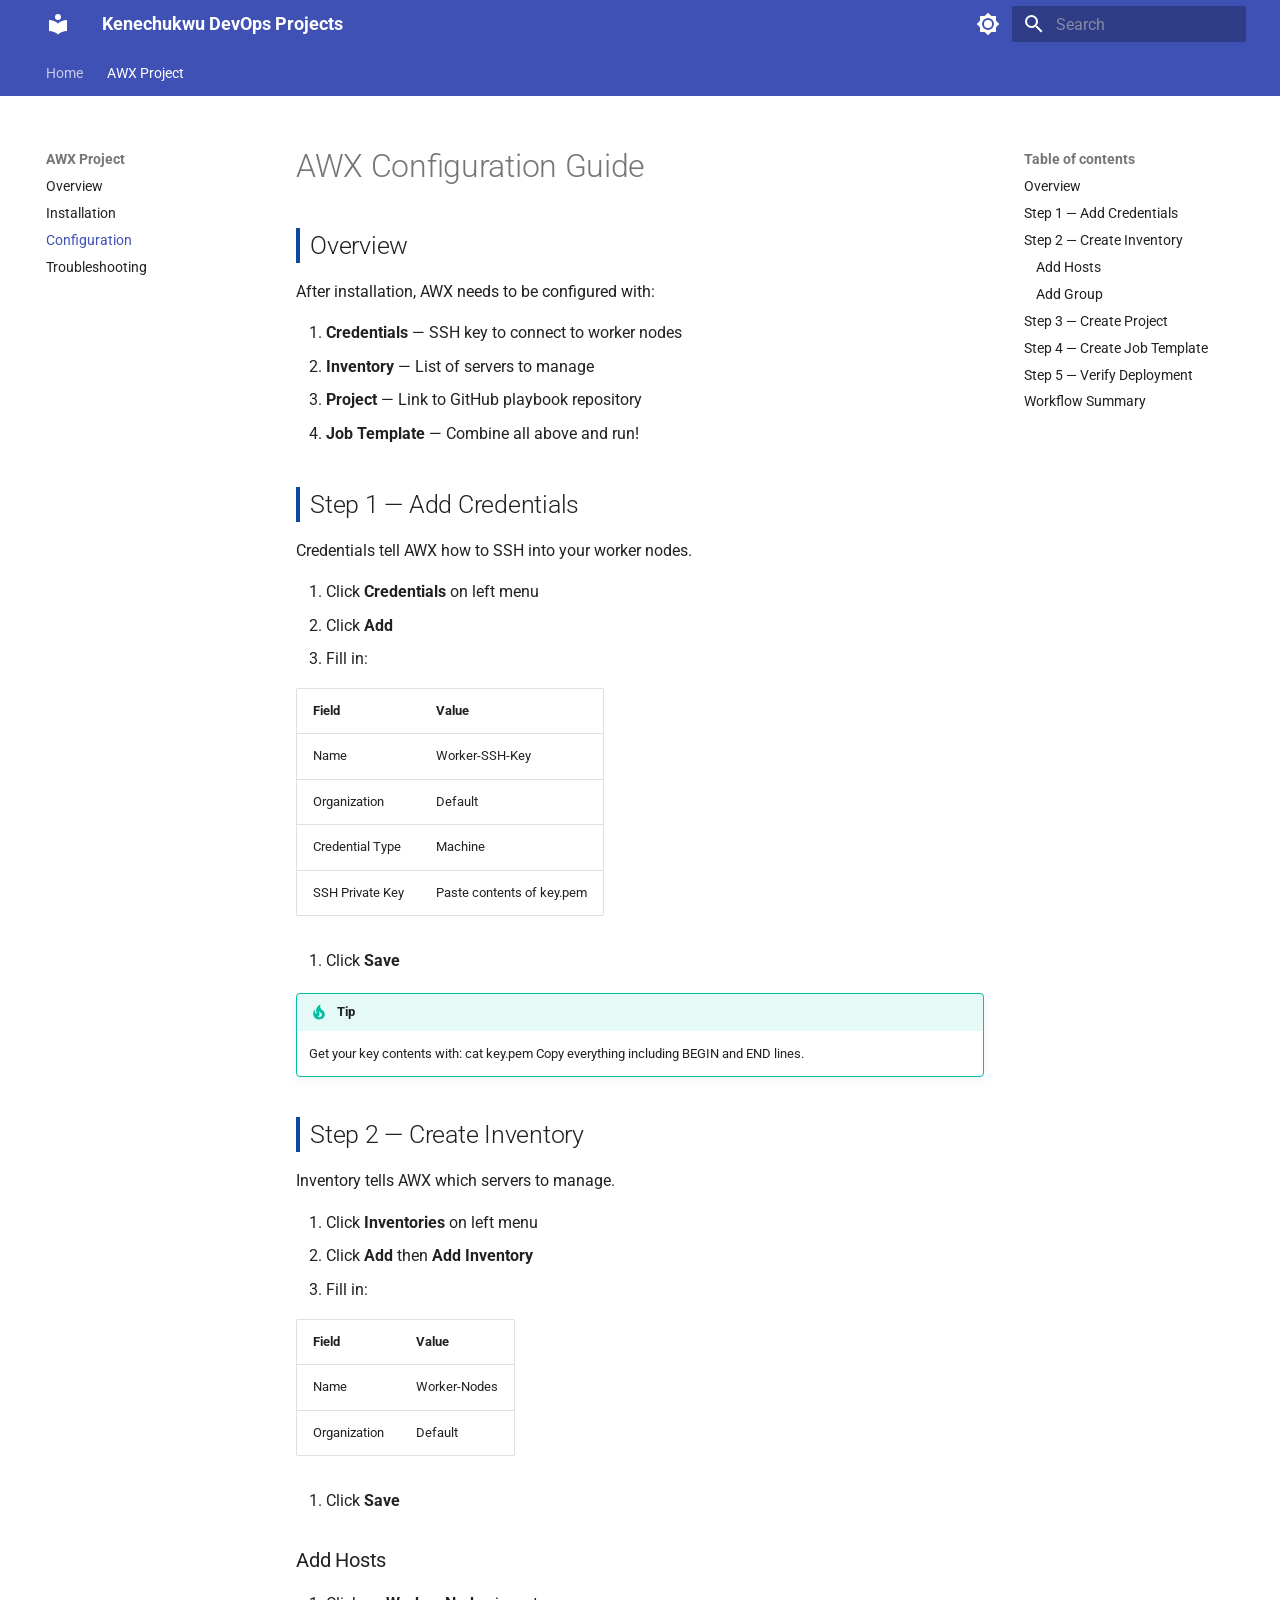
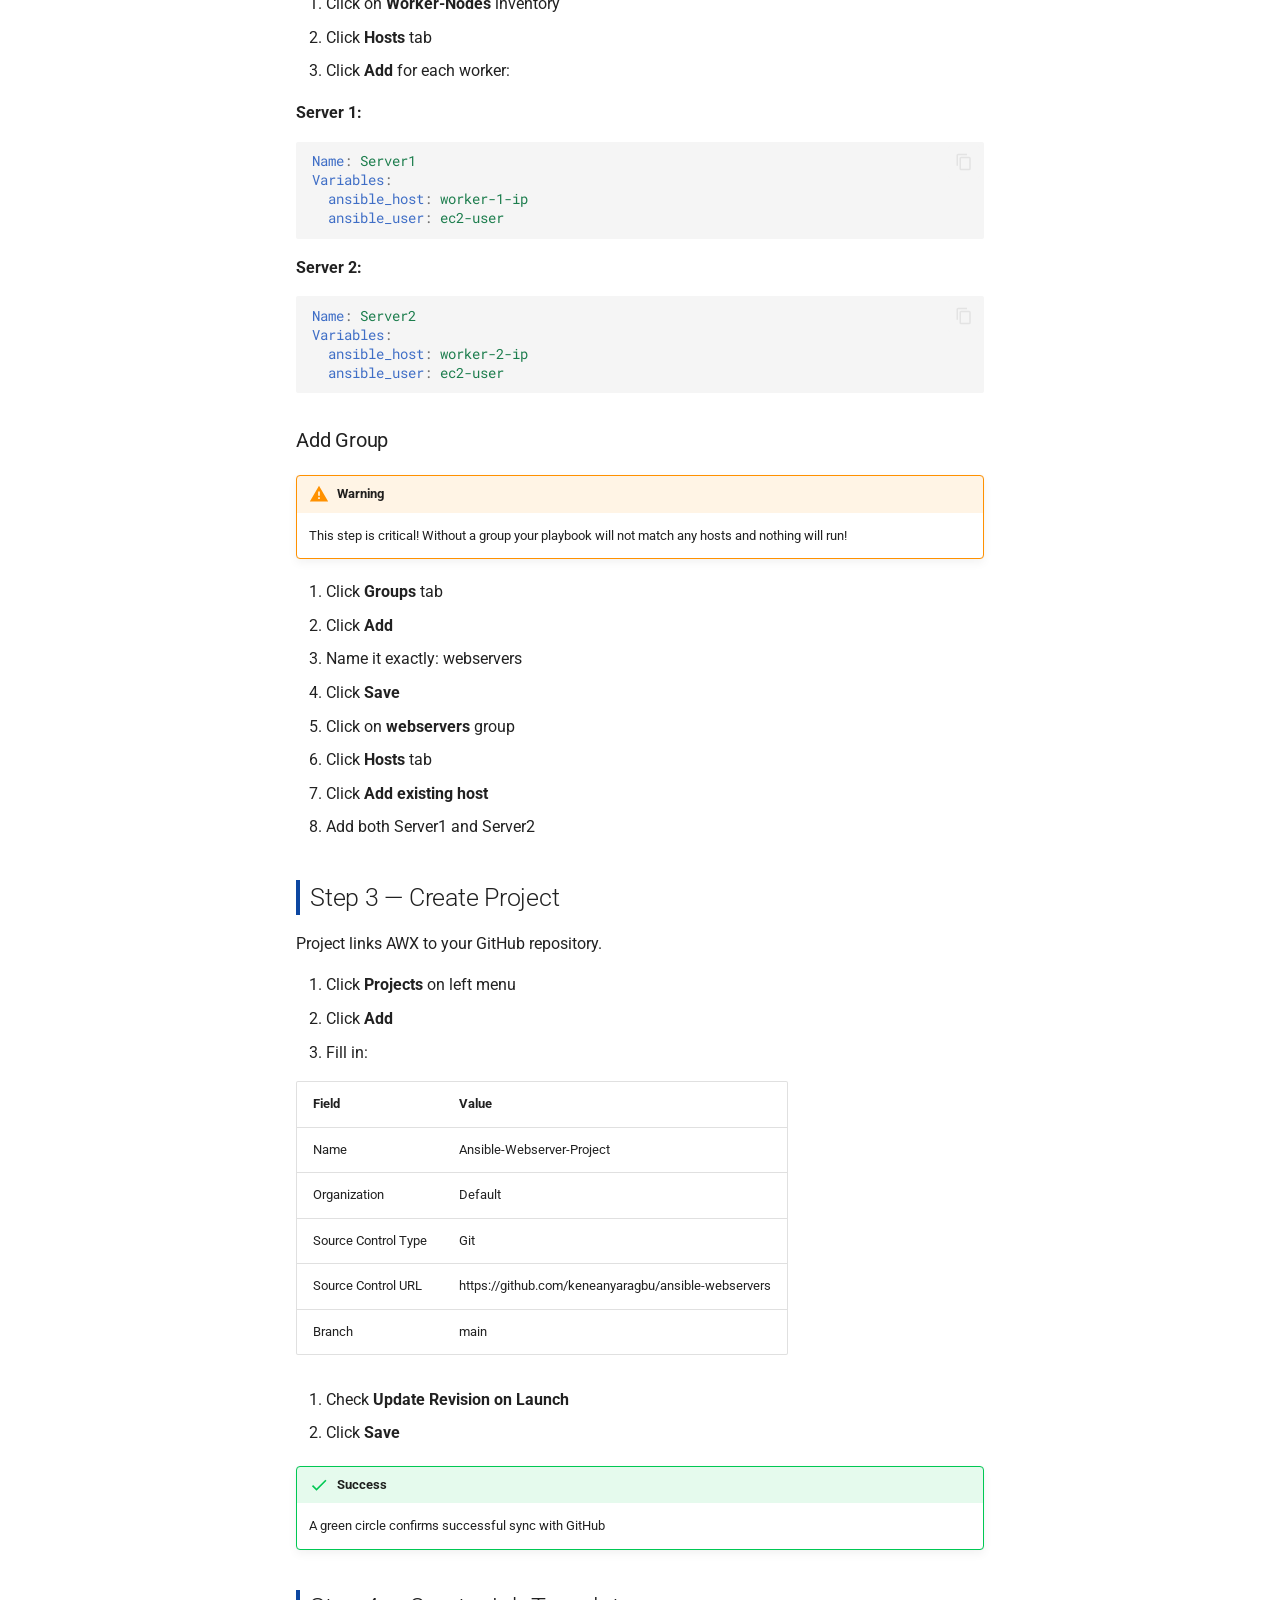
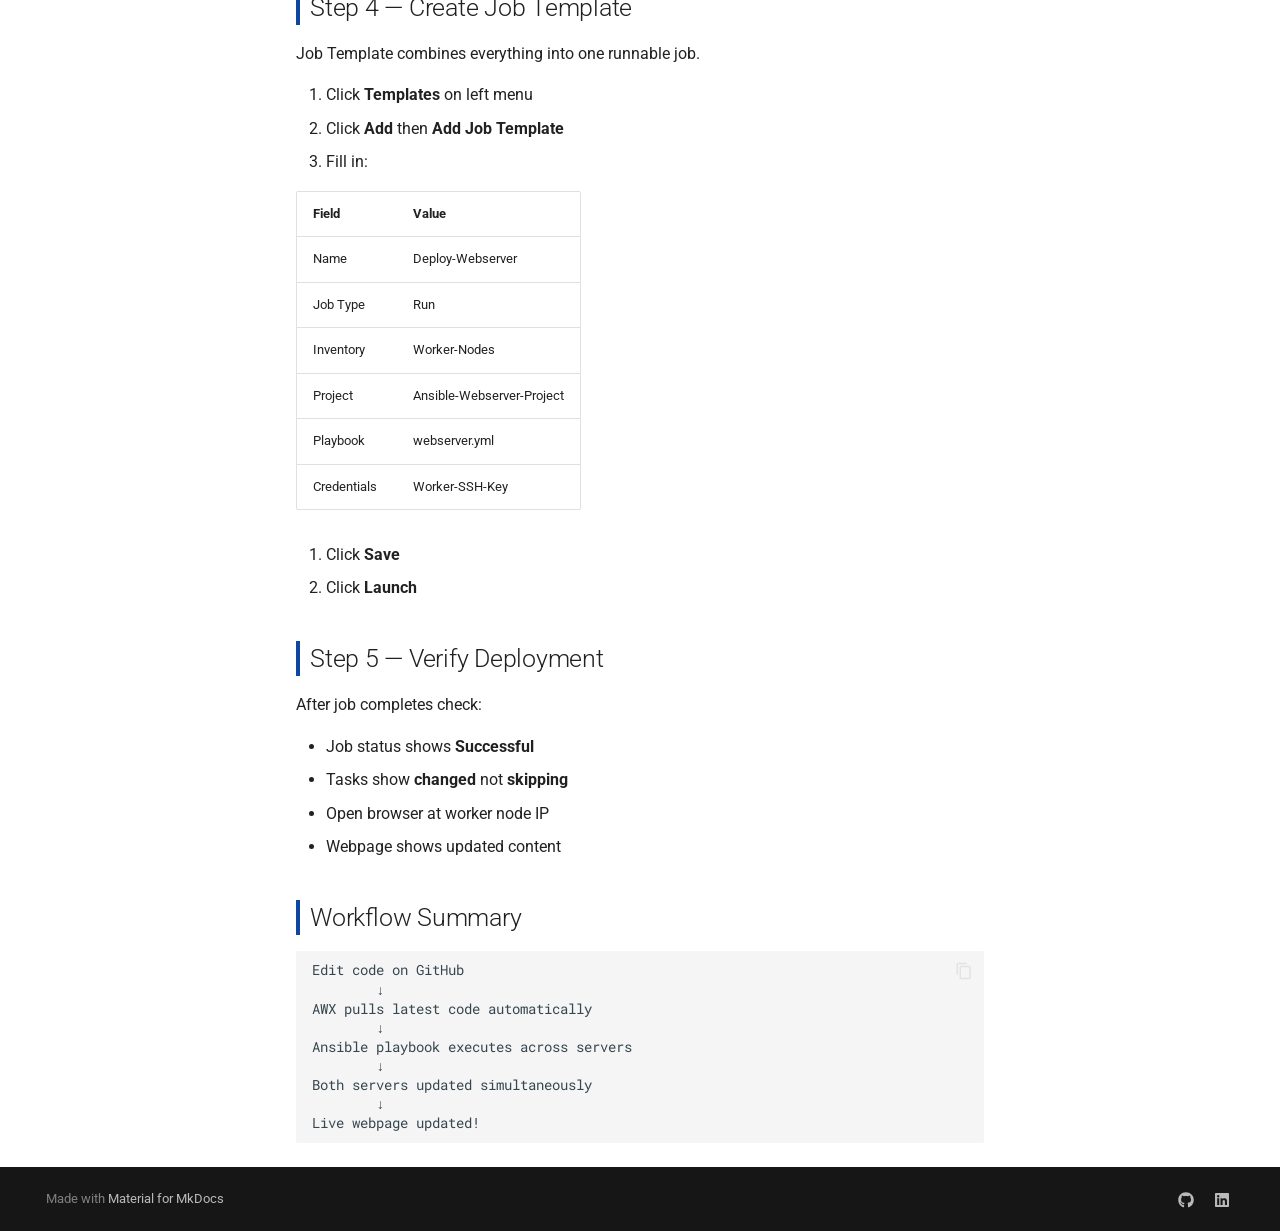
<file: awx/configuration/index.html>
<!doctype html>
<html lang="en" class="no-js">
  <head>
    
      <meta charset="utf-8">
      <meta name="viewport" content="width=device-width,initial-scale=1">
      
        <meta name="description" content="DevOps Engineering Projects & Documentation">
      
      
        <meta name="author" content="Anyaragbu Kenechukwu Nnaemeka">
      
      
      
        <link rel="prev" href="../installation/">
      
      
        <link rel="next" href="../troubleshooting/">
      
      
        
      
      
      <link rel="icon" href="../../assets/images/favicon.png">
      <meta name="generator" content="mkdocs-1.6.1, mkdocs-material-9.7.6">
    
    
      
        <title>Configuration - Kenechukwu DevOps Projects</title>
      
    
    
      <link rel="stylesheet" href="../../assets/stylesheets/main.484c7ddc.min.css">
      
        
        <link rel="stylesheet" href="../../assets/stylesheets/palette.ab4e12ef.min.css">
      
      


    
    
      
    
    
      
        
        
        <link rel="preconnect" href="https://fonts.gstatic.com" crossorigin>
        <link rel="stylesheet" href="https://fonts.googleapis.com/css?family=Roboto:300,300i,400,400i,700,700i%7CRoboto+Mono:400,400i,700,700i&display=fallback">
        <style>:root{--md-text-font:"Roboto";--md-code-font:"Roboto Mono"}</style>
      
    
    
      <link rel="stylesheet" href="../../stylesheets/extra.css">
    
    <script>__md_scope=new URL("../..",location),__md_hash=e=>[...e].reduce(((e,_)=>(e<<5)-e+_.charCodeAt(0)),0),__md_get=(e,_=localStorage,t=__md_scope)=>JSON.parse(_.getItem(t.pathname+"."+e)),__md_set=(e,_,t=localStorage,a=__md_scope)=>{try{t.setItem(a.pathname+"."+e,JSON.stringify(_))}catch(e){}}</script>
    
      

    
    
  </head>
  
  
    
    
      
    
    
    
    
    <body dir="ltr" data-md-color-scheme="default" data-md-color-primary="indigo" data-md-color-accent="cyan">
  
    
    <input class="md-toggle" data-md-toggle="drawer" type="checkbox" id="__drawer" autocomplete="off">
    <input class="md-toggle" data-md-toggle="search" type="checkbox" id="__search" autocomplete="off">
    <label class="md-overlay" for="__drawer"></label>
    <div data-md-component="skip">
      
        
        <a href="#awx-configuration-guide" class="md-skip">
          Skip to content
        </a>
      
    </div>
    <div data-md-component="announce">
      
    </div>
    
    
      

<header class="md-header" data-md-component="header">
  <nav class="md-header__inner md-grid" aria-label="Header">
    <a href="../.." title="Kenechukwu DevOps Projects" class="md-header__button md-logo" aria-label="Kenechukwu DevOps Projects" data-md-component="logo">
      
  
  <svg xmlns="http://www.w3.org/2000/svg" viewBox="0 0 24 24"><path d="M12 8a3 3 0 0 0 3-3 3 3 0 0 0-3-3 3 3 0 0 0-3 3 3 3 0 0 0 3 3m0 3.54C9.64 9.35 6.5 8 3 8v11c3.5 0 6.64 1.35 9 3.54 2.36-2.19 5.5-3.54 9-3.54V8c-3.5 0-6.64 1.35-9 3.54"/></svg>

    </a>
    <label class="md-header__button md-icon" for="__drawer">
      
      <svg xmlns="http://www.w3.org/2000/svg" viewBox="0 0 24 24"><path d="M3 6h18v2H3zm0 5h18v2H3zm0 5h18v2H3z"/></svg>
    </label>
    <div class="md-header__title" data-md-component="header-title">
      <div class="md-header__ellipsis">
        <div class="md-header__topic">
          <span class="md-ellipsis">
            Kenechukwu DevOps Projects
          </span>
        </div>
        <div class="md-header__topic" data-md-component="header-topic">
          <span class="md-ellipsis">
            
              Configuration
            
          </span>
        </div>
      </div>
    </div>
    
      
        <form class="md-header__option" data-md-component="palette">
  
    
    
    
    <input class="md-option" data-md-color-media="" data-md-color-scheme="default" data-md-color-primary="indigo" data-md-color-accent="cyan"  aria-label="Switch to dark mode"  type="radio" name="__palette" id="__palette_0">
    
      <label class="md-header__button md-icon" title="Switch to dark mode" for="__palette_1" hidden>
        <svg xmlns="http://www.w3.org/2000/svg" viewBox="0 0 24 24"><path d="M12 8a4 4 0 0 0-4 4 4 4 0 0 0 4 4 4 4 0 0 0 4-4 4 4 0 0 0-4-4m0 10a6 6 0 0 1-6-6 6 6 0 0 1 6-6 6 6 0 0 1 6 6 6 6 0 0 1-6 6m8-9.31V4h-4.69L12 .69 8.69 4H4v4.69L.69 12 4 15.31V20h4.69L12 23.31 15.31 20H20v-4.69L23.31 12z"/></svg>
      </label>
    
  
    
    
    
    <input class="md-option" data-md-color-media="" data-md-color-scheme="slate" data-md-color-primary="indigo" data-md-color-accent="cyan"  aria-label="Switch to light mode"  type="radio" name="__palette" id="__palette_1">
    
      <label class="md-header__button md-icon" title="Switch to light mode" for="__palette_0" hidden>
        <svg xmlns="http://www.w3.org/2000/svg" viewBox="0 0 24 24"><path d="M12 18c-.89 0-1.74-.2-2.5-.55C11.56 16.5 13 14.42 13 12s-1.44-4.5-3.5-5.45C10.26 6.2 11.11 6 12 6a6 6 0 0 1 6 6 6 6 0 0 1-6 6m8-9.31V4h-4.69L12 .69 8.69 4H4v4.69L.69 12 4 15.31V20h4.69L12 23.31 15.31 20H20v-4.69L23.31 12z"/></svg>
      </label>
    
  
</form>
      
    
    
      <script>var palette=__md_get("__palette");if(palette&&palette.color){if("(prefers-color-scheme)"===palette.color.media){var media=matchMedia("(prefers-color-scheme: light)"),input=document.querySelector(media.matches?"[data-md-color-media='(prefers-color-scheme: light)']":"[data-md-color-media='(prefers-color-scheme: dark)']");palette.color.media=input.getAttribute("data-md-color-media"),palette.color.scheme=input.getAttribute("data-md-color-scheme"),palette.color.primary=input.getAttribute("data-md-color-primary"),palette.color.accent=input.getAttribute("data-md-color-accent")}for(var[key,value]of Object.entries(palette.color))document.body.setAttribute("data-md-color-"+key,value)}</script>
    
    
    
      
      
        <label class="md-header__button md-icon" for="__search">
          
          <svg xmlns="http://www.w3.org/2000/svg" viewBox="0 0 24 24"><path d="M9.5 3A6.5 6.5 0 0 1 16 9.5c0 1.61-.59 3.09-1.56 4.23l.27.27h.79l5 5-1.5 1.5-5-5v-.79l-.27-.27A6.52 6.52 0 0 1 9.5 16 6.5 6.5 0 0 1 3 9.5 6.5 6.5 0 0 1 9.5 3m0 2C7 5 5 7 5 9.5S7 14 9.5 14 14 12 14 9.5 12 5 9.5 5"/></svg>
        </label>
        <div class="md-search" data-md-component="search" role="dialog">
  <label class="md-search__overlay" for="__search"></label>
  <div class="md-search__inner" role="search">
    <form class="md-search__form" name="search">
      <input type="text" class="md-search__input" name="query" aria-label="Search" placeholder="Search" autocapitalize="off" autocorrect="off" autocomplete="off" spellcheck="false" data-md-component="search-query" required>
      <label class="md-search__icon md-icon" for="__search">
        
        <svg xmlns="http://www.w3.org/2000/svg" viewBox="0 0 24 24"><path d="M9.5 3A6.5 6.5 0 0 1 16 9.5c0 1.61-.59 3.09-1.56 4.23l.27.27h.79l5 5-1.5 1.5-5-5v-.79l-.27-.27A6.52 6.52 0 0 1 9.5 16 6.5 6.5 0 0 1 3 9.5 6.5 6.5 0 0 1 9.5 3m0 2C7 5 5 7 5 9.5S7 14 9.5 14 14 12 14 9.5 12 5 9.5 5"/></svg>
        
        <svg xmlns="http://www.w3.org/2000/svg" viewBox="0 0 24 24"><path d="M20 11v2H8l5.5 5.5-1.42 1.42L4.16 12l7.92-7.92L13.5 5.5 8 11z"/></svg>
      </label>
      <nav class="md-search__options" aria-label="Search">
        
        <button type="reset" class="md-search__icon md-icon" title="Clear" aria-label="Clear" tabindex="-1">
          
          <svg xmlns="http://www.w3.org/2000/svg" viewBox="0 0 24 24"><path d="M19 6.41 17.59 5 12 10.59 6.41 5 5 6.41 10.59 12 5 17.59 6.41 19 12 13.41 17.59 19 19 17.59 13.41 12z"/></svg>
        </button>
      </nav>
      
        <div class="md-search__suggest" data-md-component="search-suggest"></div>
      
    </form>
    <div class="md-search__output">
      <div class="md-search__scrollwrap" tabindex="0" data-md-scrollfix>
        <div class="md-search-result" data-md-component="search-result">
          <div class="md-search-result__meta">
            Initializing search
          </div>
          <ol class="md-search-result__list" role="presentation"></ol>
        </div>
      </div>
    </div>
  </div>
</div>
      
    
    
  </nav>
  
</header>
    
    <div class="md-container" data-md-component="container">
      
      
        
          
            
<nav class="md-tabs" aria-label="Tabs" data-md-component="tabs">
  <div class="md-grid">
    <ul class="md-tabs__list">
      
        
  
  
  
  
    <li class="md-tabs__item">
      <a href="../.." class="md-tabs__link">
        
  
  
    
  
  Home

      </a>
    </li>
  

      
        
  
  
  
    
  
  
    
    
      <li class="md-tabs__item md-tabs__item--active">
        <a href="../overview/" class="md-tabs__link">
          
  
  
  AWX Project

        </a>
      </li>
    
  

      
    </ul>
  </div>
</nav>
          
        
      
      <main class="md-main" data-md-component="main">
        <div class="md-main__inner md-grid">
          
            
              
              <div class="md-sidebar md-sidebar--primary" data-md-component="sidebar" data-md-type="navigation" >
                <div class="md-sidebar__scrollwrap">
                  <div class="md-sidebar__inner">
                    


  


<nav class="md-nav md-nav--primary md-nav--lifted" aria-label="Navigation" data-md-level="0">
  <label class="md-nav__title" for="__drawer">
    <a href="../.." title="Kenechukwu DevOps Projects" class="md-nav__button md-logo" aria-label="Kenechukwu DevOps Projects" data-md-component="logo">
      
  
  <svg xmlns="http://www.w3.org/2000/svg" viewBox="0 0 24 24"><path d="M12 8a3 3 0 0 0 3-3 3 3 0 0 0-3-3 3 3 0 0 0-3 3 3 3 0 0 0 3 3m0 3.54C9.64 9.35 6.5 8 3 8v11c3.5 0 6.64 1.35 9 3.54 2.36-2.19 5.5-3.54 9-3.54V8c-3.5 0-6.64 1.35-9 3.54"/></svg>

    </a>
    Kenechukwu DevOps Projects
  </label>
  
  <ul class="md-nav__list" data-md-scrollfix>
    
      
      
  
  
  
  
    <li class="md-nav__item">
      <a href="../.." class="md-nav__link">
        
  
  
  <span class="md-ellipsis">
    
  
    Home
  

    
  </span>
  
  

      </a>
    </li>
  

    
      
      
  
  
    
  
  
  
    
    
    
    
      
        
        
      
      
        
      
    
    
    <li class="md-nav__item md-nav__item--active md-nav__item--section md-nav__item--nested">
      
        
        
        <input class="md-nav__toggle md-toggle " type="checkbox" id="__nav_2" checked>
        
          
          <label class="md-nav__link" for="__nav_2" id="__nav_2_label" tabindex="">
            
  
  
  <span class="md-ellipsis">
    
  
    AWX Project
  

    
  </span>
  
  

            <span class="md-nav__icon md-icon"></span>
          </label>
        
        <nav class="md-nav" data-md-level="1" aria-labelledby="__nav_2_label" aria-expanded="true">
          <label class="md-nav__title" for="__nav_2">
            <span class="md-nav__icon md-icon"></span>
            
  
    AWX Project
  

          </label>
          <ul class="md-nav__list" data-md-scrollfix>
            
              
                
  
  
  
  
    <li class="md-nav__item">
      <a href="../overview/" class="md-nav__link">
        
  
  
  <span class="md-ellipsis">
    
  
    Overview
  

    
  </span>
  
  

      </a>
    </li>
  

              
            
              
                
  
  
  
  
    <li class="md-nav__item">
      <a href="../installation/" class="md-nav__link">
        
  
  
  <span class="md-ellipsis">
    
  
    Installation
  

    
  </span>
  
  

      </a>
    </li>
  

              
            
              
                
  
  
    
  
  
  
    <li class="md-nav__item md-nav__item--active">
      
      <input class="md-nav__toggle md-toggle" type="checkbox" id="__toc">
      
      
        
      
      
        <label class="md-nav__link md-nav__link--active" for="__toc">
          
  
  
  <span class="md-ellipsis">
    
  
    Configuration
  

    
  </span>
  
  

          <span class="md-nav__icon md-icon"></span>
        </label>
      
      <a href="./" class="md-nav__link md-nav__link--active">
        
  
  
  <span class="md-ellipsis">
    
  
    Configuration
  

    
  </span>
  
  

      </a>
      
        

<nav class="md-nav md-nav--secondary" aria-label="Table of contents">
  
  
  
    
  
  
    <label class="md-nav__title" for="__toc">
      <span class="md-nav__icon md-icon"></span>
      Table of contents
    </label>
    <ul class="md-nav__list" data-md-component="toc" data-md-scrollfix>
      
        <li class="md-nav__item">
  <a href="#overview" class="md-nav__link">
    <span class="md-ellipsis">
      
        Overview
      
    </span>
  </a>
  
</li>
      
        <li class="md-nav__item">
  <a href="#step-1-add-credentials" class="md-nav__link">
    <span class="md-ellipsis">
      
        Step 1 — Add Credentials
      
    </span>
  </a>
  
</li>
      
        <li class="md-nav__item">
  <a href="#step-2-create-inventory" class="md-nav__link">
    <span class="md-ellipsis">
      
        Step 2 — Create Inventory
      
    </span>
  </a>
  
    <nav class="md-nav" aria-label="Step 2 — Create Inventory">
      <ul class="md-nav__list">
        
          <li class="md-nav__item">
  <a href="#add-hosts" class="md-nav__link">
    <span class="md-ellipsis">
      
        Add Hosts
      
    </span>
  </a>
  
</li>
        
          <li class="md-nav__item">
  <a href="#add-group" class="md-nav__link">
    <span class="md-ellipsis">
      
        Add Group
      
    </span>
  </a>
  
</li>
        
      </ul>
    </nav>
  
</li>
      
        <li class="md-nav__item">
  <a href="#step-3-create-project" class="md-nav__link">
    <span class="md-ellipsis">
      
        Step 3 — Create Project
      
    </span>
  </a>
  
</li>
      
        <li class="md-nav__item">
  <a href="#step-4-create-job-template" class="md-nav__link">
    <span class="md-ellipsis">
      
        Step 4 — Create Job Template
      
    </span>
  </a>
  
</li>
      
        <li class="md-nav__item">
  <a href="#step-5-verify-deployment" class="md-nav__link">
    <span class="md-ellipsis">
      
        Step 5 — Verify Deployment
      
    </span>
  </a>
  
</li>
      
        <li class="md-nav__item">
  <a href="#workflow-summary" class="md-nav__link">
    <span class="md-ellipsis">
      
        Workflow Summary
      
    </span>
  </a>
  
</li>
      
    </ul>
  
</nav>
      
    </li>
  

              
            
              
                
  
  
  
  
    <li class="md-nav__item">
      <a href="../troubleshooting/" class="md-nav__link">
        
  
  
  <span class="md-ellipsis">
    
  
    Troubleshooting
  

    
  </span>
  
  

      </a>
    </li>
  

              
            
          </ul>
        </nav>
      
    </li>
  

    
  </ul>
</nav>
                  </div>
                </div>
              </div>
            
            
              
              <div class="md-sidebar md-sidebar--secondary" data-md-component="sidebar" data-md-type="toc" >
                <div class="md-sidebar__scrollwrap">
                  <div class="md-sidebar__inner">
                    

<nav class="md-nav md-nav--secondary" aria-label="Table of contents">
  
  
  
    
  
  
    <label class="md-nav__title" for="__toc">
      <span class="md-nav__icon md-icon"></span>
      Table of contents
    </label>
    <ul class="md-nav__list" data-md-component="toc" data-md-scrollfix>
      
        <li class="md-nav__item">
  <a href="#overview" class="md-nav__link">
    <span class="md-ellipsis">
      
        Overview
      
    </span>
  </a>
  
</li>
      
        <li class="md-nav__item">
  <a href="#step-1-add-credentials" class="md-nav__link">
    <span class="md-ellipsis">
      
        Step 1 — Add Credentials
      
    </span>
  </a>
  
</li>
      
        <li class="md-nav__item">
  <a href="#step-2-create-inventory" class="md-nav__link">
    <span class="md-ellipsis">
      
        Step 2 — Create Inventory
      
    </span>
  </a>
  
    <nav class="md-nav" aria-label="Step 2 — Create Inventory">
      <ul class="md-nav__list">
        
          <li class="md-nav__item">
  <a href="#add-hosts" class="md-nav__link">
    <span class="md-ellipsis">
      
        Add Hosts
      
    </span>
  </a>
  
</li>
        
          <li class="md-nav__item">
  <a href="#add-group" class="md-nav__link">
    <span class="md-ellipsis">
      
        Add Group
      
    </span>
  </a>
  
</li>
        
      </ul>
    </nav>
  
</li>
      
        <li class="md-nav__item">
  <a href="#step-3-create-project" class="md-nav__link">
    <span class="md-ellipsis">
      
        Step 3 — Create Project
      
    </span>
  </a>
  
</li>
      
        <li class="md-nav__item">
  <a href="#step-4-create-job-template" class="md-nav__link">
    <span class="md-ellipsis">
      
        Step 4 — Create Job Template
      
    </span>
  </a>
  
</li>
      
        <li class="md-nav__item">
  <a href="#step-5-verify-deployment" class="md-nav__link">
    <span class="md-ellipsis">
      
        Step 5 — Verify Deployment
      
    </span>
  </a>
  
</li>
      
        <li class="md-nav__item">
  <a href="#workflow-summary" class="md-nav__link">
    <span class="md-ellipsis">
      
        Workflow Summary
      
    </span>
  </a>
  
</li>
      
    </ul>
  
</nav>
                  </div>
                </div>
              </div>
            
          
          
            <div class="md-content" data-md-component="content">
              
              <article class="md-content__inner md-typeset">
                
                  



<h1 id="awx-configuration-guide">AWX Configuration Guide<a class="headerlink" href="#awx-configuration-guide" title="Permanent link">&para;</a></h1>
<h2 id="overview">Overview<a class="headerlink" href="#overview" title="Permanent link">&para;</a></h2>
<p>After installation, AWX needs to be configured with:</p>
<ol>
<li><strong>Credentials</strong> — SSH key to connect to worker nodes</li>
<li><strong>Inventory</strong> — List of servers to manage</li>
<li><strong>Project</strong> — Link to GitHub playbook repository</li>
<li><strong>Job Template</strong> — Combine all above and run!</li>
</ol>
<h2 id="step-1-add-credentials">Step 1 — Add Credentials<a class="headerlink" href="#step-1-add-credentials" title="Permanent link">&para;</a></h2>
<p>Credentials tell AWX how to SSH into your worker nodes.</p>
<ol>
<li>Click <strong>Credentials</strong> on left menu</li>
<li>Click <strong>Add</strong></li>
<li>Fill in:</li>
</ol>
<table>
<thead>
<tr>
<th>Field</th>
<th>Value</th>
</tr>
</thead>
<tbody>
<tr>
<td>Name</td>
<td>Worker-SSH-Key</td>
</tr>
<tr>
<td>Organization</td>
<td>Default</td>
</tr>
<tr>
<td>Credential Type</td>
<td>Machine</td>
</tr>
<tr>
<td>SSH Private Key</td>
<td>Paste contents of key.pem</td>
</tr>
</tbody>
</table>
<ol>
<li>Click <strong>Save</strong></li>
</ol>
<div class="admonition tip">
<p class="admonition-title">Tip</p>
<p>Get your key contents with: cat key.pem
Copy everything including BEGIN and END lines.</p>
</div>
<h2 id="step-2-create-inventory">Step 2 — Create Inventory<a class="headerlink" href="#step-2-create-inventory" title="Permanent link">&para;</a></h2>
<p>Inventory tells AWX which servers to manage.</p>
<ol>
<li>Click <strong>Inventories</strong> on left menu</li>
<li>Click <strong>Add</strong> then <strong>Add Inventory</strong></li>
<li>Fill in:</li>
</ol>
<table>
<thead>
<tr>
<th>Field</th>
<th>Value</th>
</tr>
</thead>
<tbody>
<tr>
<td>Name</td>
<td>Worker-Nodes</td>
</tr>
<tr>
<td>Organization</td>
<td>Default</td>
</tr>
</tbody>
</table>
<ol>
<li>Click <strong>Save</strong></li>
</ol>
<h3 id="add-hosts">Add Hosts<a class="headerlink" href="#add-hosts" title="Permanent link">&para;</a></h3>
<ol>
<li>Click on <strong>Worker-Nodes</strong> inventory</li>
<li>Click <strong>Hosts</strong> tab</li>
<li>Click <strong>Add</strong> for each worker:</li>
</ol>
<p><strong>Server 1:</strong>
<div class="highlight"><pre><span></span><code><span class="nt">Name</span><span class="p">:</span><span class="w"> </span><span class="l l-Scalar l-Scalar-Plain">Server1</span>
<span class="nt">Variables</span><span class="p">:</span>
<span class="w">  </span><span class="nt">ansible_host</span><span class="p">:</span><span class="w"> </span><span class="l l-Scalar l-Scalar-Plain">worker-1-ip</span>
<span class="w">  </span><span class="nt">ansible_user</span><span class="p">:</span><span class="w"> </span><span class="l l-Scalar l-Scalar-Plain">ec2-user</span>
</code></pre></div></p>
<p><strong>Server 2:</strong>
<div class="highlight"><pre><span></span><code><span class="nt">Name</span><span class="p">:</span><span class="w"> </span><span class="l l-Scalar l-Scalar-Plain">Server2</span>
<span class="nt">Variables</span><span class="p">:</span>
<span class="w">  </span><span class="nt">ansible_host</span><span class="p">:</span><span class="w"> </span><span class="l l-Scalar l-Scalar-Plain">worker-2-ip</span>
<span class="w">  </span><span class="nt">ansible_user</span><span class="p">:</span><span class="w"> </span><span class="l l-Scalar l-Scalar-Plain">ec2-user</span>
</code></pre></div></p>
<h3 id="add-group">Add Group<a class="headerlink" href="#add-group" title="Permanent link">&para;</a></h3>
<div class="admonition warning">
<p class="admonition-title">Warning</p>
<p>This step is critical! Without a group your playbook
will not match any hosts and nothing will run!</p>
</div>
<ol>
<li>Click <strong>Groups</strong> tab</li>
<li>Click <strong>Add</strong></li>
<li>Name it exactly: webservers</li>
<li>Click <strong>Save</strong></li>
<li>Click on <strong>webservers</strong> group</li>
<li>Click <strong>Hosts</strong> tab</li>
<li>Click <strong>Add existing host</strong></li>
<li>Add both Server1 and Server2</li>
</ol>
<h2 id="step-3-create-project">Step 3 — Create Project<a class="headerlink" href="#step-3-create-project" title="Permanent link">&para;</a></h2>
<p>Project links AWX to your GitHub repository.</p>
<ol>
<li>Click <strong>Projects</strong> on left menu</li>
<li>Click <strong>Add</strong></li>
<li>Fill in:</li>
</ol>
<table>
<thead>
<tr>
<th>Field</th>
<th>Value</th>
</tr>
</thead>
<tbody>
<tr>
<td>Name</td>
<td>Ansible-Webserver-Project</td>
</tr>
<tr>
<td>Organization</td>
<td>Default</td>
</tr>
<tr>
<td>Source Control Type</td>
<td>Git</td>
</tr>
<tr>
<td>Source Control URL</td>
<td>https://github.com/keneanyaragbu/ansible-webservers</td>
</tr>
<tr>
<td>Branch</td>
<td>main</td>
</tr>
</tbody>
</table>
<ol>
<li>Check <strong>Update Revision on Launch</strong></li>
<li>Click <strong>Save</strong></li>
</ol>
<div class="admonition success">
<p class="admonition-title">Success</p>
<p>A green circle confirms successful sync with GitHub</p>
</div>
<h2 id="step-4-create-job-template">Step 4 — Create Job Template<a class="headerlink" href="#step-4-create-job-template" title="Permanent link">&para;</a></h2>
<p>Job Template combines everything into one runnable job.</p>
<ol>
<li>Click <strong>Templates</strong> on left menu</li>
<li>Click <strong>Add</strong> then <strong>Add Job Template</strong></li>
<li>Fill in:</li>
</ol>
<table>
<thead>
<tr>
<th>Field</th>
<th>Value</th>
</tr>
</thead>
<tbody>
<tr>
<td>Name</td>
<td>Deploy-Webserver</td>
</tr>
<tr>
<td>Job Type</td>
<td>Run</td>
</tr>
<tr>
<td>Inventory</td>
<td>Worker-Nodes</td>
</tr>
<tr>
<td>Project</td>
<td>Ansible-Webserver-Project</td>
</tr>
<tr>
<td>Playbook</td>
<td>webserver.yml</td>
</tr>
<tr>
<td>Credentials</td>
<td>Worker-SSH-Key</td>
</tr>
</tbody>
</table>
<ol>
<li>Click <strong>Save</strong></li>
<li>Click <strong>Launch</strong></li>
</ol>
<h2 id="step-5-verify-deployment">Step 5 — Verify Deployment<a class="headerlink" href="#step-5-verify-deployment" title="Permanent link">&para;</a></h2>
<p>After job completes check:</p>
<ul>
<li>Job status shows <strong>Successful</strong></li>
<li>Tasks show <strong>changed</strong> not <strong>skipping</strong></li>
<li>Open browser at worker node IP</li>
<li>Webpage shows updated content</li>
</ul>
<h2 id="workflow-summary">Workflow Summary<a class="headerlink" href="#workflow-summary" title="Permanent link">&para;</a></h2>
<div class="highlight"><pre><span></span><code>Edit code on GitHub
        ↓
AWX pulls latest code automatically
        ↓
Ansible playbook executes across servers
        ↓
Both servers updated simultaneously
        ↓
Live webpage updated!
</code></pre></div>












                
              </article>
            </div>
          
          
<script>var target=document.getElementById(location.hash.slice(1));target&&target.name&&(target.checked=target.name.startsWith("__tabbed_"))</script>
        </div>
        
          <button type="button" class="md-top md-icon" data-md-component="top" hidden>
  
  <svg xmlns="http://www.w3.org/2000/svg" viewBox="0 0 24 24"><path d="M13 20h-2V8l-5.5 5.5-1.42-1.42L12 4.16l7.92 7.92-1.42 1.42L13 8z"/></svg>
  Back to top
</button>
        
      </main>
      
        <footer class="md-footer">
  
  <div class="md-footer-meta md-typeset">
    <div class="md-footer-meta__inner md-grid">
      <div class="md-copyright">
  
  
    Made with
    <a href="https://squidfunk.github.io/mkdocs-material/" target="_blank" rel="noopener">
      Material for MkDocs
    </a>
  
</div>
      
        
<div class="md-social">
  
    
    
    
    
      
      
    
    <a href="https://github.com/keneanyaragbu" target="_blank" rel="noopener" title="github.com" class="md-social__link">
      <svg xmlns="http://www.w3.org/2000/svg" viewBox="0 0 512 512"><!--! Font Awesome Free 7.1.0 by @fontawesome - https://fontawesome.com License - https://fontawesome.com/license/free (Icons: CC BY 4.0, Fonts: SIL OFL 1.1, Code: MIT License) Copyright 2025 Fonticons, Inc.--><path d="M173.9 397.4c0 2-2.3 3.6-5.2 3.6-3.3.3-5.6-1.3-5.6-3.6 0-2 2.3-3.6 5.2-3.6 3-.3 5.6 1.3 5.6 3.6m-31.1-4.5c-.7 2 1.3 4.3 4.3 4.9 2.6 1 5.6 0 6.2-2s-1.3-4.3-4.3-5.2c-2.6-.7-5.5.3-6.2 2.3m44.2-1.7c-2.9.7-4.9 2.6-4.6 4.9.3 2 2.9 3.3 5.9 2.6 2.9-.7 4.9-2.6 4.6-4.6-.3-1.9-3-3.2-5.9-2.9M252.8 8C114.1 8 8 113.3 8 252c0 110.9 69.8 205.8 169.5 239.2 12.8 2.3 17.3-5.6 17.3-12.1 0-6.2-.3-40.4-.3-61.4 0 0-70 15-84.7-29.8 0 0-11.4-29.1-27.8-36.6 0 0-22.9-15.7 1.6-15.4 0 0 24.9 2 38.6 25.8 21.9 38.6 58.6 27.5 72.9 20.9 2.3-16 8.8-27.1 16-33.7-55.9-6.2-112.3-14.3-112.3-110.5 0-27.5 7.6-41.3 23.6-58.9-2.6-6.5-11.1-33.3 2.6-67.9 20.9-6.5 69 27 69 27 20-5.6 41.5-8.5 62.8-8.5s42.8 2.9 62.8 8.5c0 0 48.1-33.6 69-27 13.7 34.7 5.2 61.4 2.6 67.9 16 17.7 25.8 31.5 25.8 58.9 0 96.5-58.9 104.2-114.8 110.5 9.2 7.9 17 22.9 17 46.4 0 33.7-.3 75.4-.3 83.6 0 6.5 4.6 14.4 17.3 12.1C436.2 457.8 504 362.9 504 252 504 113.3 391.5 8 252.8 8M105.2 352.9c-1.3 1-1 3.3.7 5.2 1.6 1.6 3.9 2.3 5.2 1 1.3-1 1-3.3-.7-5.2-1.6-1.6-3.9-2.3-5.2-1m-10.8-8.1c-.7 1.3.3 2.9 2.3 3.9 1.6 1 3.6.7 4.3-.7.7-1.3-.3-2.9-2.3-3.9-2-.6-3.6-.3-4.3.7m32.4 35.6c-1.6 1.3-1 4.3 1.3 6.2 2.3 2.3 5.2 2.6 6.5 1 1.3-1.3.7-4.3-1.3-6.2-2.2-2.3-5.2-2.6-6.5-1m-11.4-14.7c-1.6 1-1.6 3.6 0 5.9s4.3 3.3 5.6 2.3c1.6-1.3 1.6-3.9 0-6.2-1.4-2.3-4-3.3-5.6-2"/></svg>
    </a>
  
    
    
    
    
      
      
    
    <a href="https://www.linkedin.com/in/kenechukwu-anyaragbu" target="_blank" rel="noopener" title="www.linkedin.com" class="md-social__link">
      <svg xmlns="http://www.w3.org/2000/svg" viewBox="0 0 448 512"><!--! Font Awesome Free 7.1.0 by @fontawesome - https://fontawesome.com License - https://fontawesome.com/license/free (Icons: CC BY 4.0, Fonts: SIL OFL 1.1, Code: MIT License) Copyright 2025 Fonticons, Inc.--><path d="M416 32H31.9C14.3 32 0 46.5 0 64.3v383.4C0 465.5 14.3 480 31.9 480H416c17.6 0 32-14.5 32-32.3V64.3c0-17.8-14.4-32.3-32-32.3M135.4 416H69V202.2h66.5V416zM102.2 96a38.5 38.5 0 1 1 0 77 38.5 38.5 0 1 1 0-77m282.1 320h-66.4V312c0-24.8-.5-56.7-34.5-56.7-34.6 0-39.9 27-39.9 54.9V416h-66.4V202.2h63.7v29.2h.9c8.9-16.8 30.6-34.5 62.9-34.5 67.2 0 79.7 44.3 79.7 101.9z"/></svg>
    </a>
  
</div>
      
    </div>
  </div>
</footer>
      
    </div>
    <div class="md-dialog" data-md-component="dialog">
      <div class="md-dialog__inner md-typeset"></div>
    </div>
    
    
    
      
      
      <script id="__config" type="application/json">{"annotate": null, "base": "../..", "features": ["navigation.tabs", "navigation.sections", "navigation.top", "search.suggest", "search.highlight", "content.code.copy"], "search": "../../assets/javascripts/workers/search.2c215733.min.js", "tags": null, "translations": {"clipboard.copied": "Copied to clipboard", "clipboard.copy": "Copy to clipboard", "search.result.more.one": "1 more on this page", "search.result.more.other": "# more on this page", "search.result.none": "No matching documents", "search.result.one": "1 matching document", "search.result.other": "# matching documents", "search.result.placeholder": "Type to start searching", "search.result.term.missing": "Missing", "select.version": "Select version"}, "version": null}</script>
    
    
      <script src="../../assets/javascripts/bundle.79ae519e.min.js"></script>
      
    
  </body>
</html>
</file>
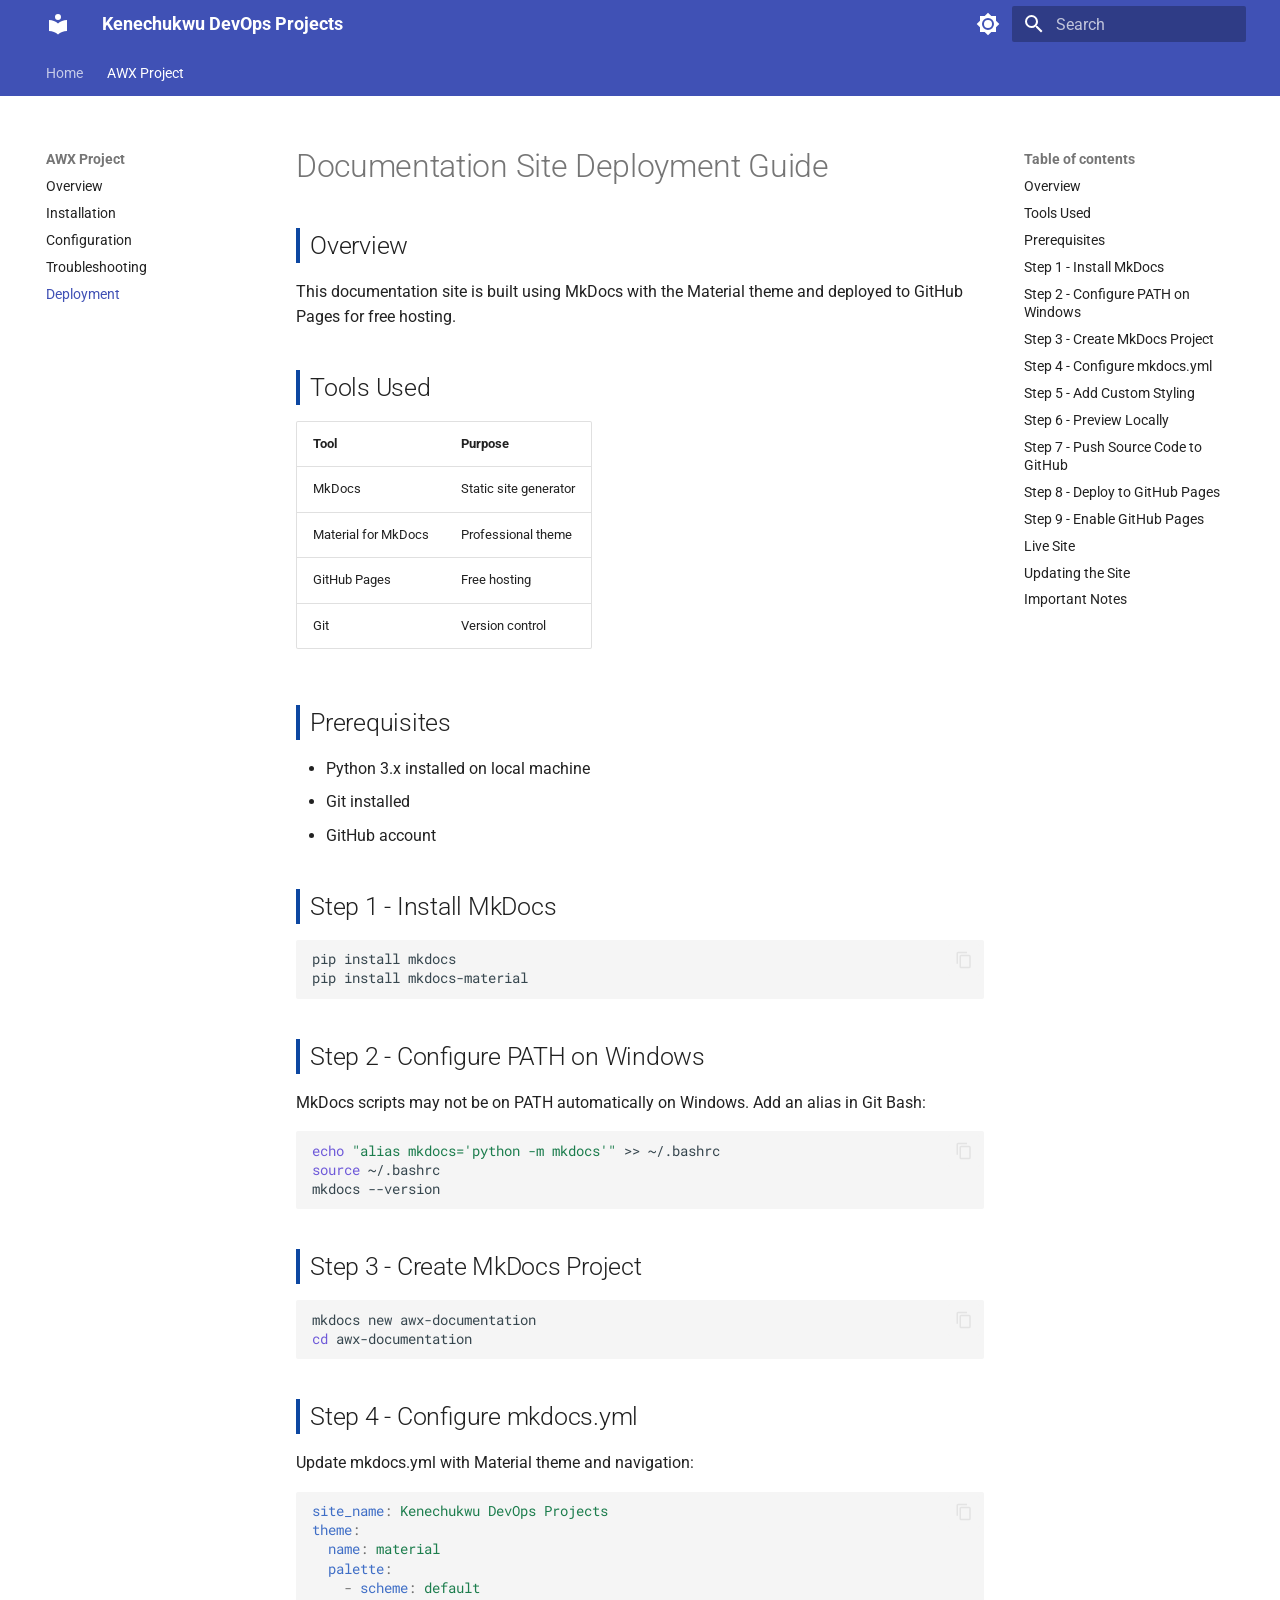
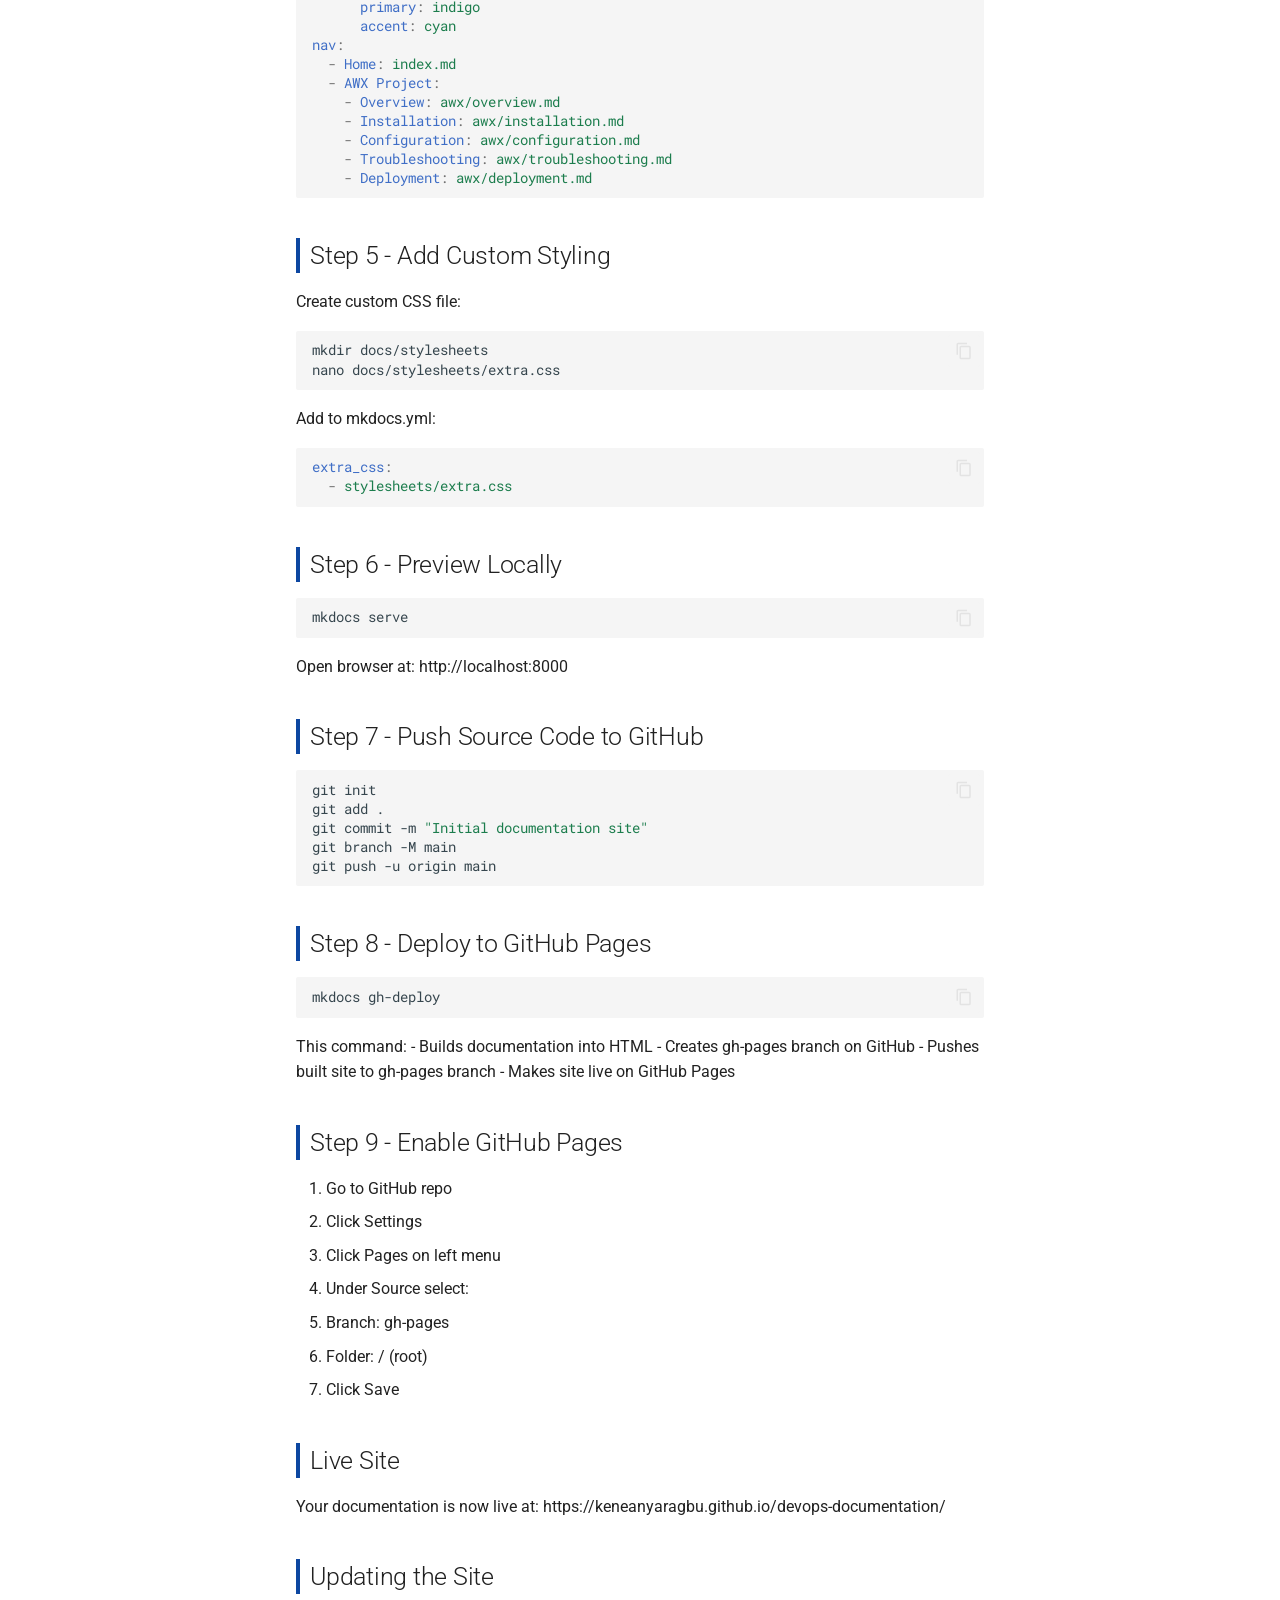
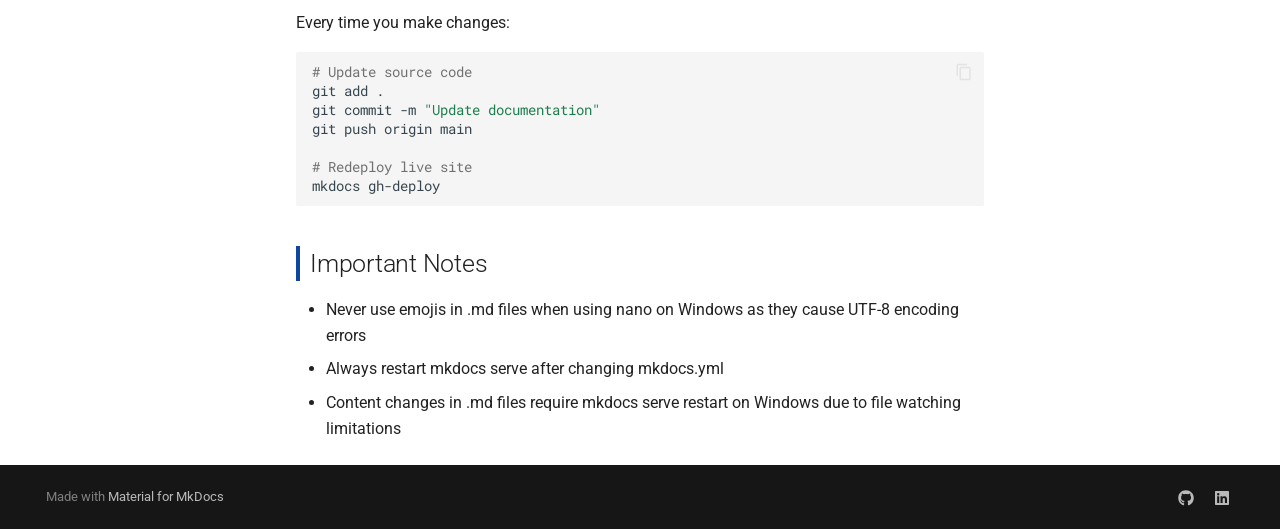
<file: awx/deployment/index.html>
<!doctype html>
<html lang="en" class="no-js">
  <head>
    
      <meta charset="utf-8">
      <meta name="viewport" content="width=device-width,initial-scale=1">
      
        <meta name="description" content="DevOps Engineering Projects & Documentation">
      
      
        <meta name="author" content="Anyaragbu Kenechukwu Nnaemeka">
      
      
      
        <link rel="prev" href="../troubleshooting/">
      
      
      
        
      
      
      <link rel="icon" href="../../assets/images/favicon.png">
      <meta name="generator" content="mkdocs-1.6.1, mkdocs-material-9.7.6">
    
    
      
        <title>Deployment - Kenechukwu DevOps Projects</title>
      
    
    
      <link rel="stylesheet" href="../../assets/stylesheets/main.484c7ddc.min.css">
      
        
        <link rel="stylesheet" href="../../assets/stylesheets/palette.ab4e12ef.min.css">
      
      


    
    
      
    
    
      
        
        
        <link rel="preconnect" href="https://fonts.gstatic.com" crossorigin>
        <link rel="stylesheet" href="https://fonts.googleapis.com/css?family=Roboto:300,300i,400,400i,700,700i%7CRoboto+Mono:400,400i,700,700i&display=fallback">
        <style>:root{--md-text-font:"Roboto";--md-code-font:"Roboto Mono"}</style>
      
    
    
      <link rel="stylesheet" href="../../stylesheets/extra.css">
    
    <script>__md_scope=new URL("../..",location),__md_hash=e=>[...e].reduce(((e,_)=>(e<<5)-e+_.charCodeAt(0)),0),__md_get=(e,_=localStorage,t=__md_scope)=>JSON.parse(_.getItem(t.pathname+"."+e)),__md_set=(e,_,t=localStorage,a=__md_scope)=>{try{t.setItem(a.pathname+"."+e,JSON.stringify(_))}catch(e){}}</script>
    
      

    
    
  </head>
  
  
    
    
      
    
    
    
    
    <body dir="ltr" data-md-color-scheme="default" data-md-color-primary="indigo" data-md-color-accent="cyan">
  
    
    <input class="md-toggle" data-md-toggle="drawer" type="checkbox" id="__drawer" autocomplete="off">
    <input class="md-toggle" data-md-toggle="search" type="checkbox" id="__search" autocomplete="off">
    <label class="md-overlay" for="__drawer"></label>
    <div data-md-component="skip">
      
        
        <a href="#documentation-site-deployment-guide" class="md-skip">
          Skip to content
        </a>
      
    </div>
    <div data-md-component="announce">
      
    </div>
    
    
      

<header class="md-header" data-md-component="header">
  <nav class="md-header__inner md-grid" aria-label="Header">
    <a href="../.." title="Kenechukwu DevOps Projects" class="md-header__button md-logo" aria-label="Kenechukwu DevOps Projects" data-md-component="logo">
      
  
  <svg xmlns="http://www.w3.org/2000/svg" viewBox="0 0 24 24"><path d="M12 8a3 3 0 0 0 3-3 3 3 0 0 0-3-3 3 3 0 0 0-3 3 3 3 0 0 0 3 3m0 3.54C9.64 9.35 6.5 8 3 8v11c3.5 0 6.64 1.35 9 3.54 2.36-2.19 5.5-3.54 9-3.54V8c-3.5 0-6.64 1.35-9 3.54"/></svg>

    </a>
    <label class="md-header__button md-icon" for="__drawer">
      
      <svg xmlns="http://www.w3.org/2000/svg" viewBox="0 0 24 24"><path d="M3 6h18v2H3zm0 5h18v2H3zm0 5h18v2H3z"/></svg>
    </label>
    <div class="md-header__title" data-md-component="header-title">
      <div class="md-header__ellipsis">
        <div class="md-header__topic">
          <span class="md-ellipsis">
            Kenechukwu DevOps Projects
          </span>
        </div>
        <div class="md-header__topic" data-md-component="header-topic">
          <span class="md-ellipsis">
            
              Deployment
            
          </span>
        </div>
      </div>
    </div>
    
      
        <form class="md-header__option" data-md-component="palette">
  
    
    
    
    <input class="md-option" data-md-color-media="" data-md-color-scheme="default" data-md-color-primary="indigo" data-md-color-accent="cyan"  aria-label="Switch to dark mode"  type="radio" name="__palette" id="__palette_0">
    
      <label class="md-header__button md-icon" title="Switch to dark mode" for="__palette_1" hidden>
        <svg xmlns="http://www.w3.org/2000/svg" viewBox="0 0 24 24"><path d="M12 8a4 4 0 0 0-4 4 4 4 0 0 0 4 4 4 4 0 0 0 4-4 4 4 0 0 0-4-4m0 10a6 6 0 0 1-6-6 6 6 0 0 1 6-6 6 6 0 0 1 6 6 6 6 0 0 1-6 6m8-9.31V4h-4.69L12 .69 8.69 4H4v4.69L.69 12 4 15.31V20h4.69L12 23.31 15.31 20H20v-4.69L23.31 12z"/></svg>
      </label>
    
  
    
    
    
    <input class="md-option" data-md-color-media="" data-md-color-scheme="slate" data-md-color-primary="indigo" data-md-color-accent="cyan"  aria-label="Switch to light mode"  type="radio" name="__palette" id="__palette_1">
    
      <label class="md-header__button md-icon" title="Switch to light mode" for="__palette_0" hidden>
        <svg xmlns="http://www.w3.org/2000/svg" viewBox="0 0 24 24"><path d="M12 18c-.89 0-1.74-.2-2.5-.55C11.56 16.5 13 14.42 13 12s-1.44-4.5-3.5-5.45C10.26 6.2 11.11 6 12 6a6 6 0 0 1 6 6 6 6 0 0 1-6 6m8-9.31V4h-4.69L12 .69 8.69 4H4v4.69L.69 12 4 15.31V20h4.69L12 23.31 15.31 20H20v-4.69L23.31 12z"/></svg>
      </label>
    
  
</form>
      
    
    
      <script>var palette=__md_get("__palette");if(palette&&palette.color){if("(prefers-color-scheme)"===palette.color.media){var media=matchMedia("(prefers-color-scheme: light)"),input=document.querySelector(media.matches?"[data-md-color-media='(prefers-color-scheme: light)']":"[data-md-color-media='(prefers-color-scheme: dark)']");palette.color.media=input.getAttribute("data-md-color-media"),palette.color.scheme=input.getAttribute("data-md-color-scheme"),palette.color.primary=input.getAttribute("data-md-color-primary"),palette.color.accent=input.getAttribute("data-md-color-accent")}for(var[key,value]of Object.entries(palette.color))document.body.setAttribute("data-md-color-"+key,value)}</script>
    
    
    
      
      
        <label class="md-header__button md-icon" for="__search">
          
          <svg xmlns="http://www.w3.org/2000/svg" viewBox="0 0 24 24"><path d="M9.5 3A6.5 6.5 0 0 1 16 9.5c0 1.61-.59 3.09-1.56 4.23l.27.27h.79l5 5-1.5 1.5-5-5v-.79l-.27-.27A6.52 6.52 0 0 1 9.5 16 6.5 6.5 0 0 1 3 9.5 6.5 6.5 0 0 1 9.5 3m0 2C7 5 5 7 5 9.5S7 14 9.5 14 14 12 14 9.5 12 5 9.5 5"/></svg>
        </label>
        <div class="md-search" data-md-component="search" role="dialog">
  <label class="md-search__overlay" for="__search"></label>
  <div class="md-search__inner" role="search">
    <form class="md-search__form" name="search">
      <input type="text" class="md-search__input" name="query" aria-label="Search" placeholder="Search" autocapitalize="off" autocorrect="off" autocomplete="off" spellcheck="false" data-md-component="search-query" required>
      <label class="md-search__icon md-icon" for="__search">
        
        <svg xmlns="http://www.w3.org/2000/svg" viewBox="0 0 24 24"><path d="M9.5 3A6.5 6.5 0 0 1 16 9.5c0 1.61-.59 3.09-1.56 4.23l.27.27h.79l5 5-1.5 1.5-5-5v-.79l-.27-.27A6.52 6.52 0 0 1 9.5 16 6.5 6.5 0 0 1 3 9.5 6.5 6.5 0 0 1 9.5 3m0 2C7 5 5 7 5 9.5S7 14 9.5 14 14 12 14 9.5 12 5 9.5 5"/></svg>
        
        <svg xmlns="http://www.w3.org/2000/svg" viewBox="0 0 24 24"><path d="M20 11v2H8l5.5 5.5-1.42 1.42L4.16 12l7.92-7.92L13.5 5.5 8 11z"/></svg>
      </label>
      <nav class="md-search__options" aria-label="Search">
        
        <button type="reset" class="md-search__icon md-icon" title="Clear" aria-label="Clear" tabindex="-1">
          
          <svg xmlns="http://www.w3.org/2000/svg" viewBox="0 0 24 24"><path d="M19 6.41 17.59 5 12 10.59 6.41 5 5 6.41 10.59 12 5 17.59 6.41 19 12 13.41 17.59 19 19 17.59 13.41 12z"/></svg>
        </button>
      </nav>
      
        <div class="md-search__suggest" data-md-component="search-suggest"></div>
      
    </form>
    <div class="md-search__output">
      <div class="md-search__scrollwrap" tabindex="0" data-md-scrollfix>
        <div class="md-search-result" data-md-component="search-result">
          <div class="md-search-result__meta">
            Initializing search
          </div>
          <ol class="md-search-result__list" role="presentation"></ol>
        </div>
      </div>
    </div>
  </div>
</div>
      
    
    
  </nav>
  
</header>
    
    <div class="md-container" data-md-component="container">
      
      
        
          
            
<nav class="md-tabs" aria-label="Tabs" data-md-component="tabs">
  <div class="md-grid">
    <ul class="md-tabs__list">
      
        
  
  
  
  
    <li class="md-tabs__item">
      <a href="../.." class="md-tabs__link">
        
  
  
    
  
  Home

      </a>
    </li>
  

      
        
  
  
  
    
  
  
    
    
      <li class="md-tabs__item md-tabs__item--active">
        <a href="../overview/" class="md-tabs__link">
          
  
  
  AWX Project

        </a>
      </li>
    
  

      
    </ul>
  </div>
</nav>
          
        
      
      <main class="md-main" data-md-component="main">
        <div class="md-main__inner md-grid">
          
            
              
              <div class="md-sidebar md-sidebar--primary" data-md-component="sidebar" data-md-type="navigation" >
                <div class="md-sidebar__scrollwrap">
                  <div class="md-sidebar__inner">
                    


  


<nav class="md-nav md-nav--primary md-nav--lifted" aria-label="Navigation" data-md-level="0">
  <label class="md-nav__title" for="__drawer">
    <a href="../.." title="Kenechukwu DevOps Projects" class="md-nav__button md-logo" aria-label="Kenechukwu DevOps Projects" data-md-component="logo">
      
  
  <svg xmlns="http://www.w3.org/2000/svg" viewBox="0 0 24 24"><path d="M12 8a3 3 0 0 0 3-3 3 3 0 0 0-3-3 3 3 0 0 0-3 3 3 3 0 0 0 3 3m0 3.54C9.64 9.35 6.5 8 3 8v11c3.5 0 6.64 1.35 9 3.54 2.36-2.19 5.5-3.54 9-3.54V8c-3.5 0-6.64 1.35-9 3.54"/></svg>

    </a>
    Kenechukwu DevOps Projects
  </label>
  
  <ul class="md-nav__list" data-md-scrollfix>
    
      
      
  
  
  
  
    <li class="md-nav__item">
      <a href="../.." class="md-nav__link">
        
  
  
  <span class="md-ellipsis">
    
  
    Home
  

    
  </span>
  
  

      </a>
    </li>
  

    
      
      
  
  
    
  
  
  
    
    
    
    
      
        
        
      
      
        
      
    
    
    <li class="md-nav__item md-nav__item--active md-nav__item--section md-nav__item--nested">
      
        
        
        <input class="md-nav__toggle md-toggle " type="checkbox" id="__nav_2" checked>
        
          
          <label class="md-nav__link" for="__nav_2" id="__nav_2_label" tabindex="">
            
  
  
  <span class="md-ellipsis">
    
  
    AWX Project
  

    
  </span>
  
  

            <span class="md-nav__icon md-icon"></span>
          </label>
        
        <nav class="md-nav" data-md-level="1" aria-labelledby="__nav_2_label" aria-expanded="true">
          <label class="md-nav__title" for="__nav_2">
            <span class="md-nav__icon md-icon"></span>
            
  
    AWX Project
  

          </label>
          <ul class="md-nav__list" data-md-scrollfix>
            
              
                
  
  
  
  
    <li class="md-nav__item">
      <a href="../overview/" class="md-nav__link">
        
  
  
  <span class="md-ellipsis">
    
  
    Overview
  

    
  </span>
  
  

      </a>
    </li>
  

              
            
              
                
  
  
  
  
    <li class="md-nav__item">
      <a href="../installation/" class="md-nav__link">
        
  
  
  <span class="md-ellipsis">
    
  
    Installation
  

    
  </span>
  
  

      </a>
    </li>
  

              
            
              
                
  
  
  
  
    <li class="md-nav__item">
      <a href="../configuration/" class="md-nav__link">
        
  
  
  <span class="md-ellipsis">
    
  
    Configuration
  

    
  </span>
  
  

      </a>
    </li>
  

              
            
              
                
  
  
  
  
    <li class="md-nav__item">
      <a href="../troubleshooting/" class="md-nav__link">
        
  
  
  <span class="md-ellipsis">
    
  
    Troubleshooting
  

    
  </span>
  
  

      </a>
    </li>
  

              
            
              
                
  
  
    
  
  
  
    <li class="md-nav__item md-nav__item--active">
      
      <input class="md-nav__toggle md-toggle" type="checkbox" id="__toc">
      
      
        
      
      
        <label class="md-nav__link md-nav__link--active" for="__toc">
          
  
  
  <span class="md-ellipsis">
    
  
    Deployment
  

    
  </span>
  
  

          <span class="md-nav__icon md-icon"></span>
        </label>
      
      <a href="./" class="md-nav__link md-nav__link--active">
        
  
  
  <span class="md-ellipsis">
    
  
    Deployment
  

    
  </span>
  
  

      </a>
      
        

<nav class="md-nav md-nav--secondary" aria-label="Table of contents">
  
  
  
    
  
  
    <label class="md-nav__title" for="__toc">
      <span class="md-nav__icon md-icon"></span>
      Table of contents
    </label>
    <ul class="md-nav__list" data-md-component="toc" data-md-scrollfix>
      
        <li class="md-nav__item">
  <a href="#overview" class="md-nav__link">
    <span class="md-ellipsis">
      
        Overview
      
    </span>
  </a>
  
</li>
      
        <li class="md-nav__item">
  <a href="#tools-used" class="md-nav__link">
    <span class="md-ellipsis">
      
        Tools Used
      
    </span>
  </a>
  
</li>
      
        <li class="md-nav__item">
  <a href="#prerequisites" class="md-nav__link">
    <span class="md-ellipsis">
      
        Prerequisites
      
    </span>
  </a>
  
</li>
      
        <li class="md-nav__item">
  <a href="#step-1-install-mkdocs" class="md-nav__link">
    <span class="md-ellipsis">
      
        Step 1 - Install MkDocs
      
    </span>
  </a>
  
</li>
      
        <li class="md-nav__item">
  <a href="#step-2-configure-path-on-windows" class="md-nav__link">
    <span class="md-ellipsis">
      
        Step 2 - Configure PATH on Windows
      
    </span>
  </a>
  
</li>
      
        <li class="md-nav__item">
  <a href="#step-3-create-mkdocs-project" class="md-nav__link">
    <span class="md-ellipsis">
      
        Step 3 - Create MkDocs Project
      
    </span>
  </a>
  
</li>
      
        <li class="md-nav__item">
  <a href="#step-4-configure-mkdocsyml" class="md-nav__link">
    <span class="md-ellipsis">
      
        Step 4 - Configure mkdocs.yml
      
    </span>
  </a>
  
</li>
      
        <li class="md-nav__item">
  <a href="#step-5-add-custom-styling" class="md-nav__link">
    <span class="md-ellipsis">
      
        Step 5 - Add Custom Styling
      
    </span>
  </a>
  
</li>
      
        <li class="md-nav__item">
  <a href="#step-6-preview-locally" class="md-nav__link">
    <span class="md-ellipsis">
      
        Step 6 - Preview Locally
      
    </span>
  </a>
  
</li>
      
        <li class="md-nav__item">
  <a href="#step-7-push-source-code-to-github" class="md-nav__link">
    <span class="md-ellipsis">
      
        Step 7 - Push Source Code to GitHub
      
    </span>
  </a>
  
</li>
      
        <li class="md-nav__item">
  <a href="#step-8-deploy-to-github-pages" class="md-nav__link">
    <span class="md-ellipsis">
      
        Step 8 - Deploy to GitHub Pages
      
    </span>
  </a>
  
</li>
      
        <li class="md-nav__item">
  <a href="#step-9-enable-github-pages" class="md-nav__link">
    <span class="md-ellipsis">
      
        Step 9 - Enable GitHub Pages
      
    </span>
  </a>
  
</li>
      
        <li class="md-nav__item">
  <a href="#live-site" class="md-nav__link">
    <span class="md-ellipsis">
      
        Live Site
      
    </span>
  </a>
  
</li>
      
        <li class="md-nav__item">
  <a href="#updating-the-site" class="md-nav__link">
    <span class="md-ellipsis">
      
        Updating the Site
      
    </span>
  </a>
  
</li>
      
        <li class="md-nav__item">
  <a href="#important-notes" class="md-nav__link">
    <span class="md-ellipsis">
      
        Important Notes
      
    </span>
  </a>
  
</li>
      
    </ul>
  
</nav>
      
    </li>
  

              
            
          </ul>
        </nav>
      
    </li>
  

    
  </ul>
</nav>
                  </div>
                </div>
              </div>
            
            
              
              <div class="md-sidebar md-sidebar--secondary" data-md-component="sidebar" data-md-type="toc" >
                <div class="md-sidebar__scrollwrap">
                  <div class="md-sidebar__inner">
                    

<nav class="md-nav md-nav--secondary" aria-label="Table of contents">
  
  
  
    
  
  
    <label class="md-nav__title" for="__toc">
      <span class="md-nav__icon md-icon"></span>
      Table of contents
    </label>
    <ul class="md-nav__list" data-md-component="toc" data-md-scrollfix>
      
        <li class="md-nav__item">
  <a href="#overview" class="md-nav__link">
    <span class="md-ellipsis">
      
        Overview
      
    </span>
  </a>
  
</li>
      
        <li class="md-nav__item">
  <a href="#tools-used" class="md-nav__link">
    <span class="md-ellipsis">
      
        Tools Used
      
    </span>
  </a>
  
</li>
      
        <li class="md-nav__item">
  <a href="#prerequisites" class="md-nav__link">
    <span class="md-ellipsis">
      
        Prerequisites
      
    </span>
  </a>
  
</li>
      
        <li class="md-nav__item">
  <a href="#step-1-install-mkdocs" class="md-nav__link">
    <span class="md-ellipsis">
      
        Step 1 - Install MkDocs
      
    </span>
  </a>
  
</li>
      
        <li class="md-nav__item">
  <a href="#step-2-configure-path-on-windows" class="md-nav__link">
    <span class="md-ellipsis">
      
        Step 2 - Configure PATH on Windows
      
    </span>
  </a>
  
</li>
      
        <li class="md-nav__item">
  <a href="#step-3-create-mkdocs-project" class="md-nav__link">
    <span class="md-ellipsis">
      
        Step 3 - Create MkDocs Project
      
    </span>
  </a>
  
</li>
      
        <li class="md-nav__item">
  <a href="#step-4-configure-mkdocsyml" class="md-nav__link">
    <span class="md-ellipsis">
      
        Step 4 - Configure mkdocs.yml
      
    </span>
  </a>
  
</li>
      
        <li class="md-nav__item">
  <a href="#step-5-add-custom-styling" class="md-nav__link">
    <span class="md-ellipsis">
      
        Step 5 - Add Custom Styling
      
    </span>
  </a>
  
</li>
      
        <li class="md-nav__item">
  <a href="#step-6-preview-locally" class="md-nav__link">
    <span class="md-ellipsis">
      
        Step 6 - Preview Locally
      
    </span>
  </a>
  
</li>
      
        <li class="md-nav__item">
  <a href="#step-7-push-source-code-to-github" class="md-nav__link">
    <span class="md-ellipsis">
      
        Step 7 - Push Source Code to GitHub
      
    </span>
  </a>
  
</li>
      
        <li class="md-nav__item">
  <a href="#step-8-deploy-to-github-pages" class="md-nav__link">
    <span class="md-ellipsis">
      
        Step 8 - Deploy to GitHub Pages
      
    </span>
  </a>
  
</li>
      
        <li class="md-nav__item">
  <a href="#step-9-enable-github-pages" class="md-nav__link">
    <span class="md-ellipsis">
      
        Step 9 - Enable GitHub Pages
      
    </span>
  </a>
  
</li>
      
        <li class="md-nav__item">
  <a href="#live-site" class="md-nav__link">
    <span class="md-ellipsis">
      
        Live Site
      
    </span>
  </a>
  
</li>
      
        <li class="md-nav__item">
  <a href="#updating-the-site" class="md-nav__link">
    <span class="md-ellipsis">
      
        Updating the Site
      
    </span>
  </a>
  
</li>
      
        <li class="md-nav__item">
  <a href="#important-notes" class="md-nav__link">
    <span class="md-ellipsis">
      
        Important Notes
      
    </span>
  </a>
  
</li>
      
    </ul>
  
</nav>
                  </div>
                </div>
              </div>
            
          
          
            <div class="md-content" data-md-component="content">
              
              <article class="md-content__inner md-typeset">
                
                  



<h1 id="documentation-site-deployment-guide">Documentation Site Deployment Guide<a class="headerlink" href="#documentation-site-deployment-guide" title="Permanent link">&para;</a></h1>
<h2 id="overview">Overview<a class="headerlink" href="#overview" title="Permanent link">&para;</a></h2>
<p>This documentation site is built using MkDocs with the Material
theme and deployed to GitHub Pages for free hosting.</p>
<h2 id="tools-used">Tools Used<a class="headerlink" href="#tools-used" title="Permanent link">&para;</a></h2>
<table>
<thead>
<tr>
<th>Tool</th>
<th>Purpose</th>
</tr>
</thead>
<tbody>
<tr>
<td>MkDocs</td>
<td>Static site generator</td>
</tr>
<tr>
<td>Material for MkDocs</td>
<td>Professional theme</td>
</tr>
<tr>
<td>GitHub Pages</td>
<td>Free hosting</td>
</tr>
<tr>
<td>Git</td>
<td>Version control</td>
</tr>
</tbody>
</table>
<h2 id="prerequisites">Prerequisites<a class="headerlink" href="#prerequisites" title="Permanent link">&para;</a></h2>
<ul>
<li>Python 3.x installed on local machine</li>
<li>Git installed</li>
<li>GitHub account</li>
</ul>
<h2 id="step-1-install-mkdocs">Step 1 - Install MkDocs<a class="headerlink" href="#step-1-install-mkdocs" title="Permanent link">&para;</a></h2>
<div class="highlight"><pre><span></span><code>pip<span class="w"> </span>install<span class="w"> </span>mkdocs
pip<span class="w"> </span>install<span class="w"> </span>mkdocs-material
</code></pre></div>
<h2 id="step-2-configure-path-on-windows">Step 2 - Configure PATH on Windows<a class="headerlink" href="#step-2-configure-path-on-windows" title="Permanent link">&para;</a></h2>
<p>MkDocs scripts may not be on PATH automatically on Windows.
Add an alias in Git Bash:
<div class="highlight"><pre><span></span><code><span class="nb">echo</span><span class="w"> </span><span class="s2">&quot;alias mkdocs=&#39;python -m mkdocs&#39;&quot;</span><span class="w"> </span>&gt;&gt;<span class="w"> </span>~/.bashrc
<span class="nb">source</span><span class="w"> </span>~/.bashrc
mkdocs<span class="w"> </span>--version
</code></pre></div></p>
<h2 id="step-3-create-mkdocs-project">Step 3 - Create MkDocs Project<a class="headerlink" href="#step-3-create-mkdocs-project" title="Permanent link">&para;</a></h2>
<div class="highlight"><pre><span></span><code>mkdocs<span class="w"> </span>new<span class="w"> </span>awx-documentation
<span class="nb">cd</span><span class="w"> </span>awx-documentation
</code></pre></div>
<h2 id="step-4-configure-mkdocsyml">Step 4 - Configure mkdocs.yml<a class="headerlink" href="#step-4-configure-mkdocsyml" title="Permanent link">&para;</a></h2>
<p>Update mkdocs.yml with Material theme and navigation:
<div class="highlight"><pre><span></span><code><span class="nt">site_name</span><span class="p">:</span><span class="w"> </span><span class="l l-Scalar l-Scalar-Plain">Kenechukwu DevOps Projects</span>
<span class="nt">theme</span><span class="p">:</span>
<span class="w">  </span><span class="nt">name</span><span class="p">:</span><span class="w"> </span><span class="l l-Scalar l-Scalar-Plain">material</span>
<span class="w">  </span><span class="nt">palette</span><span class="p">:</span>
<span class="w">    </span><span class="p p-Indicator">-</span><span class="w"> </span><span class="nt">scheme</span><span class="p">:</span><span class="w"> </span><span class="l l-Scalar l-Scalar-Plain">default</span>
<span class="w">      </span><span class="nt">primary</span><span class="p">:</span><span class="w"> </span><span class="l l-Scalar l-Scalar-Plain">indigo</span>
<span class="w">      </span><span class="nt">accent</span><span class="p">:</span><span class="w"> </span><span class="l l-Scalar l-Scalar-Plain">cyan</span>
<span class="nt">nav</span><span class="p">:</span>
<span class="w">  </span><span class="p p-Indicator">-</span><span class="w"> </span><span class="nt">Home</span><span class="p">:</span><span class="w"> </span><span class="l l-Scalar l-Scalar-Plain">index.md</span>
<span class="w">  </span><span class="p p-Indicator">-</span><span class="w"> </span><span class="nt">AWX Project</span><span class="p">:</span>
<span class="w">    </span><span class="p p-Indicator">-</span><span class="w"> </span><span class="nt">Overview</span><span class="p">:</span><span class="w"> </span><span class="l l-Scalar l-Scalar-Plain">awx/overview.md</span>
<span class="w">    </span><span class="p p-Indicator">-</span><span class="w"> </span><span class="nt">Installation</span><span class="p">:</span><span class="w"> </span><span class="l l-Scalar l-Scalar-Plain">awx/installation.md</span>
<span class="w">    </span><span class="p p-Indicator">-</span><span class="w"> </span><span class="nt">Configuration</span><span class="p">:</span><span class="w"> </span><span class="l l-Scalar l-Scalar-Plain">awx/configuration.md</span>
<span class="w">    </span><span class="p p-Indicator">-</span><span class="w"> </span><span class="nt">Troubleshooting</span><span class="p">:</span><span class="w"> </span><span class="l l-Scalar l-Scalar-Plain">awx/troubleshooting.md</span>
<span class="w">    </span><span class="p p-Indicator">-</span><span class="w"> </span><span class="nt">Deployment</span><span class="p">:</span><span class="w"> </span><span class="l l-Scalar l-Scalar-Plain">awx/deployment.md</span>
</code></pre></div></p>
<h2 id="step-5-add-custom-styling">Step 5 - Add Custom Styling<a class="headerlink" href="#step-5-add-custom-styling" title="Permanent link">&para;</a></h2>
<p>Create custom CSS file:
<div class="highlight"><pre><span></span><code>mkdir<span class="w"> </span>docs/stylesheets
nano<span class="w"> </span>docs/stylesheets/extra.css
</code></pre></div></p>
<p>Add to mkdocs.yml:
<div class="highlight"><pre><span></span><code><span class="nt">extra_css</span><span class="p">:</span>
<span class="w">  </span><span class="p p-Indicator">-</span><span class="w"> </span><span class="l l-Scalar l-Scalar-Plain">stylesheets/extra.css</span>
</code></pre></div></p>
<h2 id="step-6-preview-locally">Step 6 - Preview Locally<a class="headerlink" href="#step-6-preview-locally" title="Permanent link">&para;</a></h2>
<p><div class="highlight"><pre><span></span><code>mkdocs<span class="w"> </span>serve
</code></pre></div>
Open browser at:
http://localhost:8000</p>
<h2 id="step-7-push-source-code-to-github">Step 7 - Push Source Code to GitHub<a class="headerlink" href="#step-7-push-source-code-to-github" title="Permanent link">&para;</a></h2>
<div class="highlight"><pre><span></span><code>git<span class="w"> </span>init
git<span class="w"> </span>add<span class="w"> </span>.
git<span class="w"> </span>commit<span class="w"> </span>-m<span class="w"> </span><span class="s2">&quot;Initial documentation site&quot;</span>
git<span class="w"> </span>branch<span class="w"> </span>-M<span class="w"> </span>main
git<span class="w"> </span>push<span class="w"> </span>-u<span class="w"> </span>origin<span class="w"> </span>main
</code></pre></div>
<h2 id="step-8-deploy-to-github-pages">Step 8 - Deploy to GitHub Pages<a class="headerlink" href="#step-8-deploy-to-github-pages" title="Permanent link">&para;</a></h2>
<div class="highlight"><pre><span></span><code>mkdocs<span class="w"> </span>gh-deploy
</code></pre></div>
<p>This command:
- Builds documentation into HTML
- Creates gh-pages branch on GitHub
- Pushes built site to gh-pages branch
- Makes site live on GitHub Pages</p>
<h2 id="step-9-enable-github-pages">Step 9 - Enable GitHub Pages<a class="headerlink" href="#step-9-enable-github-pages" title="Permanent link">&para;</a></h2>
<ol>
<li>Go to GitHub repo</li>
<li>Click Settings</li>
<li>Click Pages on left menu</li>
<li>Under Source select:</li>
<li>Branch: gh-pages</li>
<li>Folder: / (root)</li>
<li>Click Save</li>
</ol>
<h2 id="live-site">Live Site<a class="headerlink" href="#live-site" title="Permanent link">&para;</a></h2>
<p>Your documentation is now live at:
https://keneanyaragbu.github.io/devops-documentation/</p>
<h2 id="updating-the-site">Updating the Site<a class="headerlink" href="#updating-the-site" title="Permanent link">&para;</a></h2>
<p>Every time you make changes:
<div class="highlight"><pre><span></span><code><span class="c1"># Update source code</span>
git<span class="w"> </span>add<span class="w"> </span>.
git<span class="w"> </span>commit<span class="w"> </span>-m<span class="w"> </span><span class="s2">&quot;Update documentation&quot;</span>
git<span class="w"> </span>push<span class="w"> </span>origin<span class="w"> </span>main

<span class="c1"># Redeploy live site</span>
mkdocs<span class="w"> </span>gh-deploy
</code></pre></div></p>
<h2 id="important-notes">Important Notes<a class="headerlink" href="#important-notes" title="Permanent link">&para;</a></h2>
<ul>
<li>Never use emojis in .md files when using nano on Windows
  as they cause UTF-8 encoding errors</li>
<li>Always restart mkdocs serve after changing mkdocs.yml</li>
<li>Content changes in .md files require mkdocs serve restart
  on Windows due to file watching limitations</li>
</ul>












                
              </article>
            </div>
          
          
<script>var target=document.getElementById(location.hash.slice(1));target&&target.name&&(target.checked=target.name.startsWith("__tabbed_"))</script>
        </div>
        
          <button type="button" class="md-top md-icon" data-md-component="top" hidden>
  
  <svg xmlns="http://www.w3.org/2000/svg" viewBox="0 0 24 24"><path d="M13 20h-2V8l-5.5 5.5-1.42-1.42L12 4.16l7.92 7.92-1.42 1.42L13 8z"/></svg>
  Back to top
</button>
        
      </main>
      
        <footer class="md-footer">
  
  <div class="md-footer-meta md-typeset">
    <div class="md-footer-meta__inner md-grid">
      <div class="md-copyright">
  
  
    Made with
    <a href="https://squidfunk.github.io/mkdocs-material/" target="_blank" rel="noopener">
      Material for MkDocs
    </a>
  
</div>
      
        
<div class="md-social">
  
    
    
    
    
      
      
    
    <a href="https://github.com/keneanyaragbu" target="_blank" rel="noopener" title="github.com" class="md-social__link">
      <svg xmlns="http://www.w3.org/2000/svg" viewBox="0 0 512 512"><!--! Font Awesome Free 7.1.0 by @fontawesome - https://fontawesome.com License - https://fontawesome.com/license/free (Icons: CC BY 4.0, Fonts: SIL OFL 1.1, Code: MIT License) Copyright 2025 Fonticons, Inc.--><path d="M173.9 397.4c0 2-2.3 3.6-5.2 3.6-3.3.3-5.6-1.3-5.6-3.6 0-2 2.3-3.6 5.2-3.6 3-.3 5.6 1.3 5.6 3.6m-31.1-4.5c-.7 2 1.3 4.3 4.3 4.9 2.6 1 5.6 0 6.2-2s-1.3-4.3-4.3-5.2c-2.6-.7-5.5.3-6.2 2.3m44.2-1.7c-2.9.7-4.9 2.6-4.6 4.9.3 2 2.9 3.3 5.9 2.6 2.9-.7 4.9-2.6 4.6-4.6-.3-1.9-3-3.2-5.9-2.9M252.8 8C114.1 8 8 113.3 8 252c0 110.9 69.8 205.8 169.5 239.2 12.8 2.3 17.3-5.6 17.3-12.1 0-6.2-.3-40.4-.3-61.4 0 0-70 15-84.7-29.8 0 0-11.4-29.1-27.8-36.6 0 0-22.9-15.7 1.6-15.4 0 0 24.9 2 38.6 25.8 21.9 38.6 58.6 27.5 72.9 20.9 2.3-16 8.8-27.1 16-33.7-55.9-6.2-112.3-14.3-112.3-110.5 0-27.5 7.6-41.3 23.6-58.9-2.6-6.5-11.1-33.3 2.6-67.9 20.9-6.5 69 27 69 27 20-5.6 41.5-8.5 62.8-8.5s42.8 2.9 62.8 8.5c0 0 48.1-33.6 69-27 13.7 34.7 5.2 61.4 2.6 67.9 16 17.7 25.8 31.5 25.8 58.9 0 96.5-58.9 104.2-114.8 110.5 9.2 7.9 17 22.9 17 46.4 0 33.7-.3 75.4-.3 83.6 0 6.5 4.6 14.4 17.3 12.1C436.2 457.8 504 362.9 504 252 504 113.3 391.5 8 252.8 8M105.2 352.9c-1.3 1-1 3.3.7 5.2 1.6 1.6 3.9 2.3 5.2 1 1.3-1 1-3.3-.7-5.2-1.6-1.6-3.9-2.3-5.2-1m-10.8-8.1c-.7 1.3.3 2.9 2.3 3.9 1.6 1 3.6.7 4.3-.7.7-1.3-.3-2.9-2.3-3.9-2-.6-3.6-.3-4.3.7m32.4 35.6c-1.6 1.3-1 4.3 1.3 6.2 2.3 2.3 5.2 2.6 6.5 1 1.3-1.3.7-4.3-1.3-6.2-2.2-2.3-5.2-2.6-6.5-1m-11.4-14.7c-1.6 1-1.6 3.6 0 5.9s4.3 3.3 5.6 2.3c1.6-1.3 1.6-3.9 0-6.2-1.4-2.3-4-3.3-5.6-2"/></svg>
    </a>
  
    
    
    
    
      
      
    
    <a href="https://www.linkedin.com/in/kenechukwu-anyaragbu" target="_blank" rel="noopener" title="www.linkedin.com" class="md-social__link">
      <svg xmlns="http://www.w3.org/2000/svg" viewBox="0 0 448 512"><!--! Font Awesome Free 7.1.0 by @fontawesome - https://fontawesome.com License - https://fontawesome.com/license/free (Icons: CC BY 4.0, Fonts: SIL OFL 1.1, Code: MIT License) Copyright 2025 Fonticons, Inc.--><path d="M416 32H31.9C14.3 32 0 46.5 0 64.3v383.4C0 465.5 14.3 480 31.9 480H416c17.6 0 32-14.5 32-32.3V64.3c0-17.8-14.4-32.3-32-32.3M135.4 416H69V202.2h66.5V416zM102.2 96a38.5 38.5 0 1 1 0 77 38.5 38.5 0 1 1 0-77m282.1 320h-66.4V312c0-24.8-.5-56.7-34.5-56.7-34.6 0-39.9 27-39.9 54.9V416h-66.4V202.2h63.7v29.2h.9c8.9-16.8 30.6-34.5 62.9-34.5 67.2 0 79.7 44.3 79.7 101.9z"/></svg>
    </a>
  
</div>
      
    </div>
  </div>
</footer>
      
    </div>
    <div class="md-dialog" data-md-component="dialog">
      <div class="md-dialog__inner md-typeset"></div>
    </div>
    
    
    
      
      
      <script id="__config" type="application/json">{"annotate": null, "base": "../..", "features": ["navigation.tabs", "navigation.sections", "navigation.top", "search.suggest", "search.highlight", "content.code.copy"], "search": "../../assets/javascripts/workers/search.2c215733.min.js", "tags": null, "translations": {"clipboard.copied": "Copied to clipboard", "clipboard.copy": "Copy to clipboard", "search.result.more.one": "1 more on this page", "search.result.more.other": "# more on this page", "search.result.none": "No matching documents", "search.result.one": "1 matching document", "search.result.other": "# matching documents", "search.result.placeholder": "Type to start searching", "search.result.term.missing": "Missing", "select.version": "Select version"}, "version": null}</script>
    
    
      <script src="../../assets/javascripts/bundle.79ae519e.min.js"></script>
      
    
  </body>
</html>
</file>
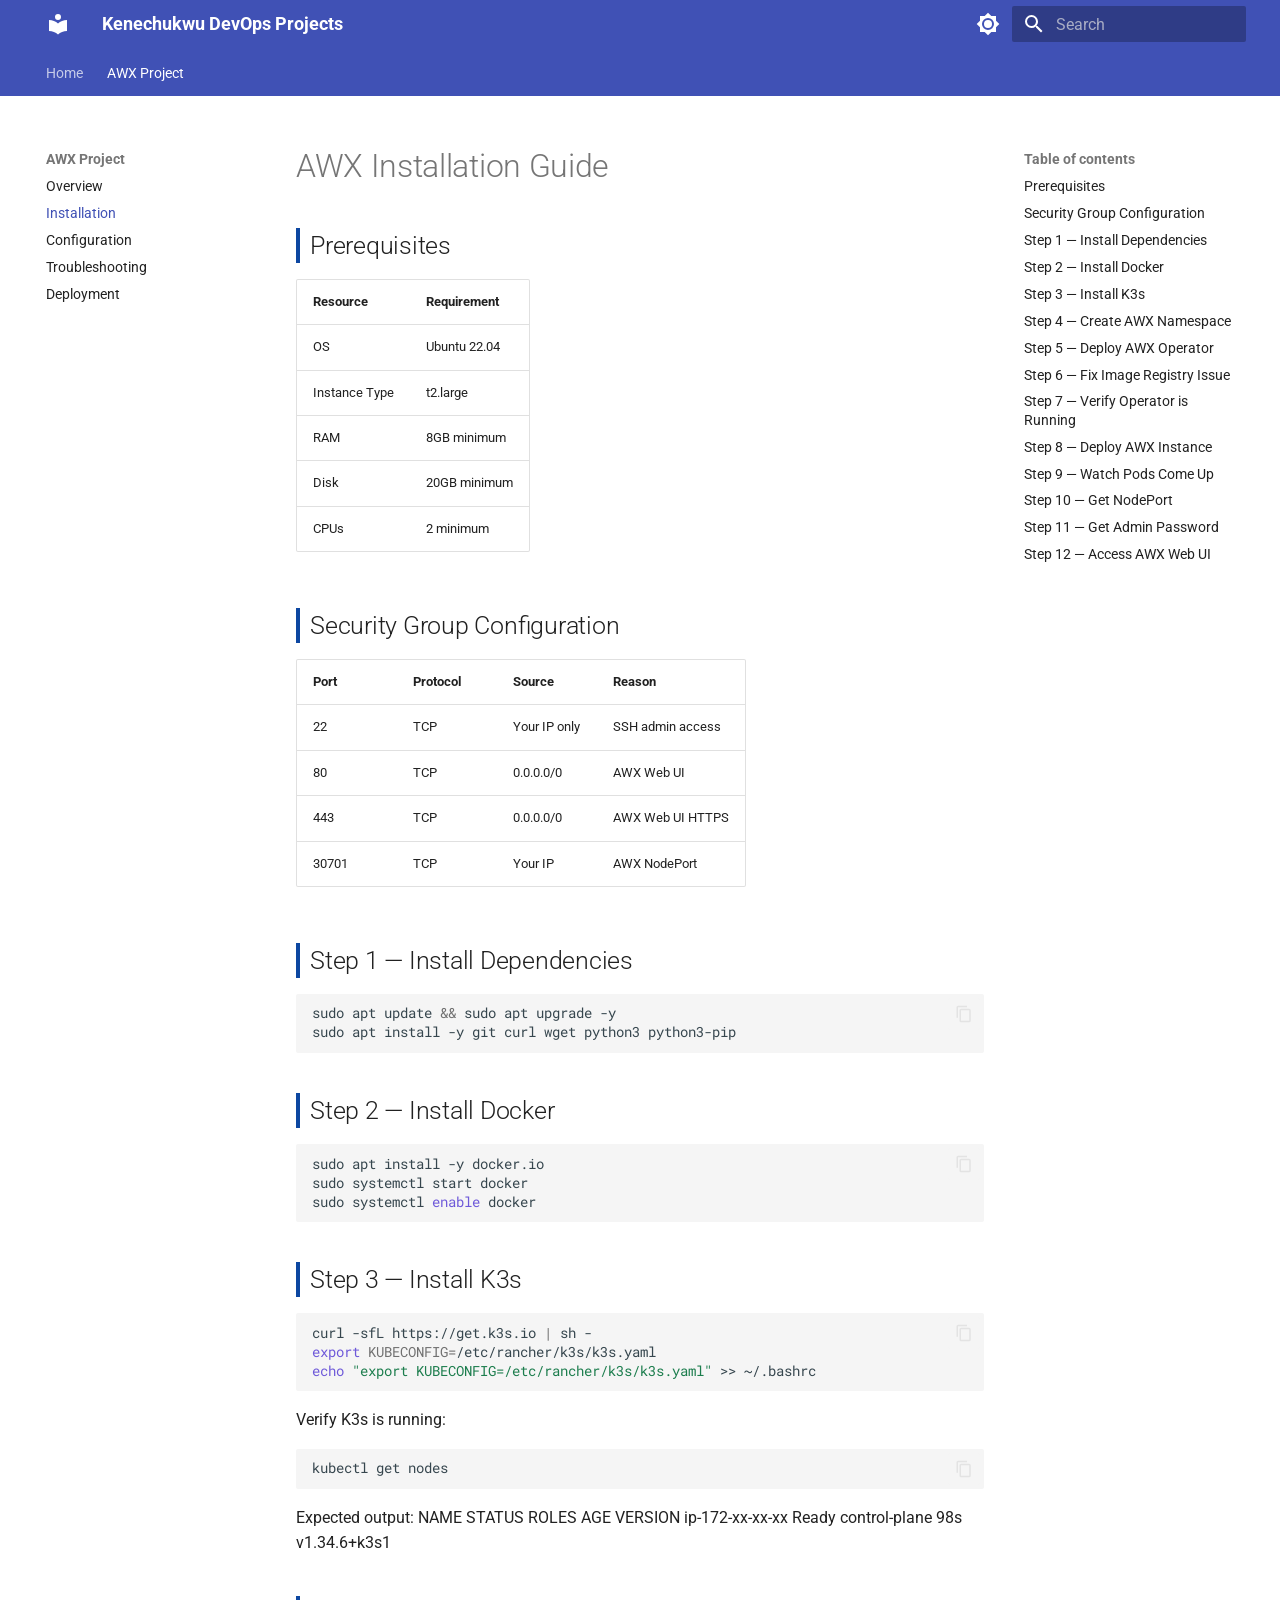
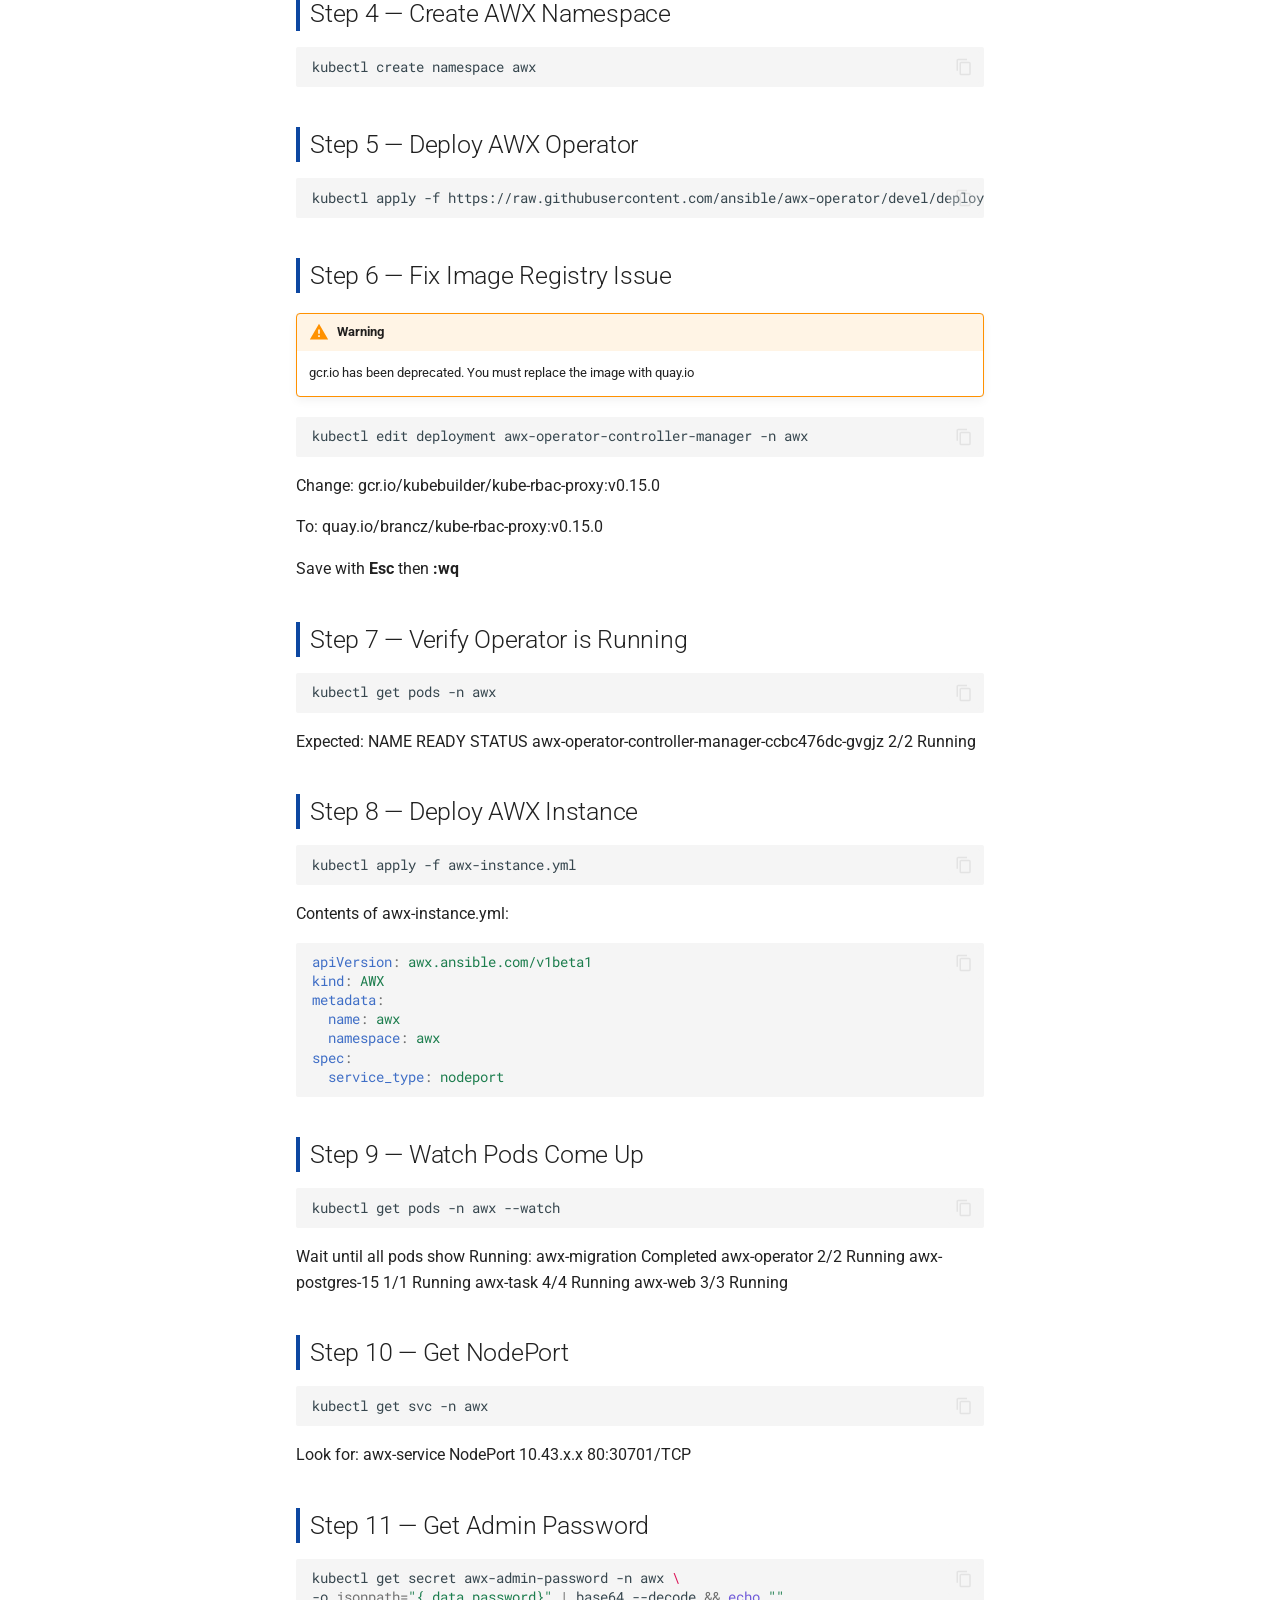
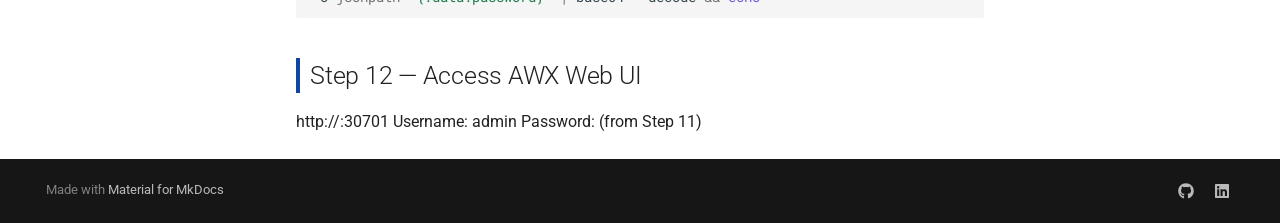
<file: awx/installation/index.html>
<!doctype html>
<html lang="en" class="no-js">
  <head>
    
      <meta charset="utf-8">
      <meta name="viewport" content="width=device-width,initial-scale=1">
      
        <meta name="description" content="DevOps Engineering Projects & Documentation">
      
      
        <meta name="author" content="Anyaragbu Kenechukwu Nnaemeka">
      
      
      
        <link rel="prev" href="../overview/">
      
      
        <link rel="next" href="../configuration/">
      
      
        
      
      
      <link rel="icon" href="../../assets/images/favicon.png">
      <meta name="generator" content="mkdocs-1.6.1, mkdocs-material-9.7.6">
    
    
      
        <title>Installation - Kenechukwu DevOps Projects</title>
      
    
    
      <link rel="stylesheet" href="../../assets/stylesheets/main.484c7ddc.min.css">
      
        
        <link rel="stylesheet" href="../../assets/stylesheets/palette.ab4e12ef.min.css">
      
      


    
    
      
    
    
      
        
        
        <link rel="preconnect" href="https://fonts.gstatic.com" crossorigin>
        <link rel="stylesheet" href="https://fonts.googleapis.com/css?family=Roboto:300,300i,400,400i,700,700i%7CRoboto+Mono:400,400i,700,700i&display=fallback">
        <style>:root{--md-text-font:"Roboto";--md-code-font:"Roboto Mono"}</style>
      
    
    
      <link rel="stylesheet" href="../../stylesheets/extra.css">
    
    <script>__md_scope=new URL("../..",location),__md_hash=e=>[...e].reduce(((e,_)=>(e<<5)-e+_.charCodeAt(0)),0),__md_get=(e,_=localStorage,t=__md_scope)=>JSON.parse(_.getItem(t.pathname+"."+e)),__md_set=(e,_,t=localStorage,a=__md_scope)=>{try{t.setItem(a.pathname+"."+e,JSON.stringify(_))}catch(e){}}</script>
    
      

    
    
  </head>
  
  
    
    
      
    
    
    
    
    <body dir="ltr" data-md-color-scheme="default" data-md-color-primary="indigo" data-md-color-accent="cyan">
  
    
    <input class="md-toggle" data-md-toggle="drawer" type="checkbox" id="__drawer" autocomplete="off">
    <input class="md-toggle" data-md-toggle="search" type="checkbox" id="__search" autocomplete="off">
    <label class="md-overlay" for="__drawer"></label>
    <div data-md-component="skip">
      
        
        <a href="#awx-installation-guide" class="md-skip">
          Skip to content
        </a>
      
    </div>
    <div data-md-component="announce">
      
    </div>
    
    
      

<header class="md-header" data-md-component="header">
  <nav class="md-header__inner md-grid" aria-label="Header">
    <a href="../.." title="Kenechukwu DevOps Projects" class="md-header__button md-logo" aria-label="Kenechukwu DevOps Projects" data-md-component="logo">
      
  
  <svg xmlns="http://www.w3.org/2000/svg" viewBox="0 0 24 24"><path d="M12 8a3 3 0 0 0 3-3 3 3 0 0 0-3-3 3 3 0 0 0-3 3 3 3 0 0 0 3 3m0 3.54C9.64 9.35 6.5 8 3 8v11c3.5 0 6.64 1.35 9 3.54 2.36-2.19 5.5-3.54 9-3.54V8c-3.5 0-6.64 1.35-9 3.54"/></svg>

    </a>
    <label class="md-header__button md-icon" for="__drawer">
      
      <svg xmlns="http://www.w3.org/2000/svg" viewBox="0 0 24 24"><path d="M3 6h18v2H3zm0 5h18v2H3zm0 5h18v2H3z"/></svg>
    </label>
    <div class="md-header__title" data-md-component="header-title">
      <div class="md-header__ellipsis">
        <div class="md-header__topic">
          <span class="md-ellipsis">
            Kenechukwu DevOps Projects
          </span>
        </div>
        <div class="md-header__topic" data-md-component="header-topic">
          <span class="md-ellipsis">
            
              Installation
            
          </span>
        </div>
      </div>
    </div>
    
      
        <form class="md-header__option" data-md-component="palette">
  
    
    
    
    <input class="md-option" data-md-color-media="" data-md-color-scheme="default" data-md-color-primary="indigo" data-md-color-accent="cyan"  aria-label="Switch to dark mode"  type="radio" name="__palette" id="__palette_0">
    
      <label class="md-header__button md-icon" title="Switch to dark mode" for="__palette_1" hidden>
        <svg xmlns="http://www.w3.org/2000/svg" viewBox="0 0 24 24"><path d="M12 8a4 4 0 0 0-4 4 4 4 0 0 0 4 4 4 4 0 0 0 4-4 4 4 0 0 0-4-4m0 10a6 6 0 0 1-6-6 6 6 0 0 1 6-6 6 6 0 0 1 6 6 6 6 0 0 1-6 6m8-9.31V4h-4.69L12 .69 8.69 4H4v4.69L.69 12 4 15.31V20h4.69L12 23.31 15.31 20H20v-4.69L23.31 12z"/></svg>
      </label>
    
  
    
    
    
    <input class="md-option" data-md-color-media="" data-md-color-scheme="slate" data-md-color-primary="indigo" data-md-color-accent="cyan"  aria-label="Switch to light mode"  type="radio" name="__palette" id="__palette_1">
    
      <label class="md-header__button md-icon" title="Switch to light mode" for="__palette_0" hidden>
        <svg xmlns="http://www.w3.org/2000/svg" viewBox="0 0 24 24"><path d="M12 18c-.89 0-1.74-.2-2.5-.55C11.56 16.5 13 14.42 13 12s-1.44-4.5-3.5-5.45C10.26 6.2 11.11 6 12 6a6 6 0 0 1 6 6 6 6 0 0 1-6 6m8-9.31V4h-4.69L12 .69 8.69 4H4v4.69L.69 12 4 15.31V20h4.69L12 23.31 15.31 20H20v-4.69L23.31 12z"/></svg>
      </label>
    
  
</form>
      
    
    
      <script>var palette=__md_get("__palette");if(palette&&palette.color){if("(prefers-color-scheme)"===palette.color.media){var media=matchMedia("(prefers-color-scheme: light)"),input=document.querySelector(media.matches?"[data-md-color-media='(prefers-color-scheme: light)']":"[data-md-color-media='(prefers-color-scheme: dark)']");palette.color.media=input.getAttribute("data-md-color-media"),palette.color.scheme=input.getAttribute("data-md-color-scheme"),palette.color.primary=input.getAttribute("data-md-color-primary"),palette.color.accent=input.getAttribute("data-md-color-accent")}for(var[key,value]of Object.entries(palette.color))document.body.setAttribute("data-md-color-"+key,value)}</script>
    
    
    
      
      
        <label class="md-header__button md-icon" for="__search">
          
          <svg xmlns="http://www.w3.org/2000/svg" viewBox="0 0 24 24"><path d="M9.5 3A6.5 6.5 0 0 1 16 9.5c0 1.61-.59 3.09-1.56 4.23l.27.27h.79l5 5-1.5 1.5-5-5v-.79l-.27-.27A6.52 6.52 0 0 1 9.5 16 6.5 6.5 0 0 1 3 9.5 6.5 6.5 0 0 1 9.5 3m0 2C7 5 5 7 5 9.5S7 14 9.5 14 14 12 14 9.5 12 5 9.5 5"/></svg>
        </label>
        <div class="md-search" data-md-component="search" role="dialog">
  <label class="md-search__overlay" for="__search"></label>
  <div class="md-search__inner" role="search">
    <form class="md-search__form" name="search">
      <input type="text" class="md-search__input" name="query" aria-label="Search" placeholder="Search" autocapitalize="off" autocorrect="off" autocomplete="off" spellcheck="false" data-md-component="search-query" required>
      <label class="md-search__icon md-icon" for="__search">
        
        <svg xmlns="http://www.w3.org/2000/svg" viewBox="0 0 24 24"><path d="M9.5 3A6.5 6.5 0 0 1 16 9.5c0 1.61-.59 3.09-1.56 4.23l.27.27h.79l5 5-1.5 1.5-5-5v-.79l-.27-.27A6.52 6.52 0 0 1 9.5 16 6.5 6.5 0 0 1 3 9.5 6.5 6.5 0 0 1 9.5 3m0 2C7 5 5 7 5 9.5S7 14 9.5 14 14 12 14 9.5 12 5 9.5 5"/></svg>
        
        <svg xmlns="http://www.w3.org/2000/svg" viewBox="0 0 24 24"><path d="M20 11v2H8l5.5 5.5-1.42 1.42L4.16 12l7.92-7.92L13.5 5.5 8 11z"/></svg>
      </label>
      <nav class="md-search__options" aria-label="Search">
        
        <button type="reset" class="md-search__icon md-icon" title="Clear" aria-label="Clear" tabindex="-1">
          
          <svg xmlns="http://www.w3.org/2000/svg" viewBox="0 0 24 24"><path d="M19 6.41 17.59 5 12 10.59 6.41 5 5 6.41 10.59 12 5 17.59 6.41 19 12 13.41 17.59 19 19 17.59 13.41 12z"/></svg>
        </button>
      </nav>
      
        <div class="md-search__suggest" data-md-component="search-suggest"></div>
      
    </form>
    <div class="md-search__output">
      <div class="md-search__scrollwrap" tabindex="0" data-md-scrollfix>
        <div class="md-search-result" data-md-component="search-result">
          <div class="md-search-result__meta">
            Initializing search
          </div>
          <ol class="md-search-result__list" role="presentation"></ol>
        </div>
      </div>
    </div>
  </div>
</div>
      
    
    
  </nav>
  
</header>
    
    <div class="md-container" data-md-component="container">
      
      
        
          
            
<nav class="md-tabs" aria-label="Tabs" data-md-component="tabs">
  <div class="md-grid">
    <ul class="md-tabs__list">
      
        
  
  
  
  
    <li class="md-tabs__item">
      <a href="../.." class="md-tabs__link">
        
  
  
    
  
  Home

      </a>
    </li>
  

      
        
  
  
  
    
  
  
    
    
      <li class="md-tabs__item md-tabs__item--active">
        <a href="../overview/" class="md-tabs__link">
          
  
  
  AWX Project

        </a>
      </li>
    
  

      
    </ul>
  </div>
</nav>
          
        
      
      <main class="md-main" data-md-component="main">
        <div class="md-main__inner md-grid">
          
            
              
              <div class="md-sidebar md-sidebar--primary" data-md-component="sidebar" data-md-type="navigation" >
                <div class="md-sidebar__scrollwrap">
                  <div class="md-sidebar__inner">
                    


  


<nav class="md-nav md-nav--primary md-nav--lifted" aria-label="Navigation" data-md-level="0">
  <label class="md-nav__title" for="__drawer">
    <a href="../.." title="Kenechukwu DevOps Projects" class="md-nav__button md-logo" aria-label="Kenechukwu DevOps Projects" data-md-component="logo">
      
  
  <svg xmlns="http://www.w3.org/2000/svg" viewBox="0 0 24 24"><path d="M12 8a3 3 0 0 0 3-3 3 3 0 0 0-3-3 3 3 0 0 0-3 3 3 3 0 0 0 3 3m0 3.54C9.64 9.35 6.5 8 3 8v11c3.5 0 6.64 1.35 9 3.54 2.36-2.19 5.5-3.54 9-3.54V8c-3.5 0-6.64 1.35-9 3.54"/></svg>

    </a>
    Kenechukwu DevOps Projects
  </label>
  
  <ul class="md-nav__list" data-md-scrollfix>
    
      
      
  
  
  
  
    <li class="md-nav__item">
      <a href="../.." class="md-nav__link">
        
  
  
  <span class="md-ellipsis">
    
  
    Home
  

    
  </span>
  
  

      </a>
    </li>
  

    
      
      
  
  
    
  
  
  
    
    
    
    
      
        
        
      
      
        
      
    
    
    <li class="md-nav__item md-nav__item--active md-nav__item--section md-nav__item--nested">
      
        
        
        <input class="md-nav__toggle md-toggle " type="checkbox" id="__nav_2" checked>
        
          
          <label class="md-nav__link" for="__nav_2" id="__nav_2_label" tabindex="">
            
  
  
  <span class="md-ellipsis">
    
  
    AWX Project
  

    
  </span>
  
  

            <span class="md-nav__icon md-icon"></span>
          </label>
        
        <nav class="md-nav" data-md-level="1" aria-labelledby="__nav_2_label" aria-expanded="true">
          <label class="md-nav__title" for="__nav_2">
            <span class="md-nav__icon md-icon"></span>
            
  
    AWX Project
  

          </label>
          <ul class="md-nav__list" data-md-scrollfix>
            
              
                
  
  
  
  
    <li class="md-nav__item">
      <a href="../overview/" class="md-nav__link">
        
  
  
  <span class="md-ellipsis">
    
  
    Overview
  

    
  </span>
  
  

      </a>
    </li>
  

              
            
              
                
  
  
    
  
  
  
    <li class="md-nav__item md-nav__item--active">
      
      <input class="md-nav__toggle md-toggle" type="checkbox" id="__toc">
      
      
        
      
      
        <label class="md-nav__link md-nav__link--active" for="__toc">
          
  
  
  <span class="md-ellipsis">
    
  
    Installation
  

    
  </span>
  
  

          <span class="md-nav__icon md-icon"></span>
        </label>
      
      <a href="./" class="md-nav__link md-nav__link--active">
        
  
  
  <span class="md-ellipsis">
    
  
    Installation
  

    
  </span>
  
  

      </a>
      
        

<nav class="md-nav md-nav--secondary" aria-label="Table of contents">
  
  
  
    
  
  
    <label class="md-nav__title" for="__toc">
      <span class="md-nav__icon md-icon"></span>
      Table of contents
    </label>
    <ul class="md-nav__list" data-md-component="toc" data-md-scrollfix>
      
        <li class="md-nav__item">
  <a href="#prerequisites" class="md-nav__link">
    <span class="md-ellipsis">
      
        Prerequisites
      
    </span>
  </a>
  
</li>
      
        <li class="md-nav__item">
  <a href="#security-group-configuration" class="md-nav__link">
    <span class="md-ellipsis">
      
        Security Group Configuration
      
    </span>
  </a>
  
</li>
      
        <li class="md-nav__item">
  <a href="#step-1-install-dependencies" class="md-nav__link">
    <span class="md-ellipsis">
      
        Step 1 — Install Dependencies
      
    </span>
  </a>
  
</li>
      
        <li class="md-nav__item">
  <a href="#step-2-install-docker" class="md-nav__link">
    <span class="md-ellipsis">
      
        Step 2 — Install Docker
      
    </span>
  </a>
  
</li>
      
        <li class="md-nav__item">
  <a href="#step-3-install-k3s" class="md-nav__link">
    <span class="md-ellipsis">
      
        Step 3 — Install K3s
      
    </span>
  </a>
  
</li>
      
        <li class="md-nav__item">
  <a href="#step-4-create-awx-namespace" class="md-nav__link">
    <span class="md-ellipsis">
      
        Step 4 — Create AWX Namespace
      
    </span>
  </a>
  
</li>
      
        <li class="md-nav__item">
  <a href="#step-5-deploy-awx-operator" class="md-nav__link">
    <span class="md-ellipsis">
      
        Step 5 — Deploy AWX Operator
      
    </span>
  </a>
  
</li>
      
        <li class="md-nav__item">
  <a href="#step-6-fix-image-registry-issue" class="md-nav__link">
    <span class="md-ellipsis">
      
        Step 6 — Fix Image Registry Issue
      
    </span>
  </a>
  
</li>
      
        <li class="md-nav__item">
  <a href="#step-7-verify-operator-is-running" class="md-nav__link">
    <span class="md-ellipsis">
      
        Step 7 — Verify Operator is Running
      
    </span>
  </a>
  
</li>
      
        <li class="md-nav__item">
  <a href="#step-8-deploy-awx-instance" class="md-nav__link">
    <span class="md-ellipsis">
      
        Step 8 — Deploy AWX Instance
      
    </span>
  </a>
  
</li>
      
        <li class="md-nav__item">
  <a href="#step-9-watch-pods-come-up" class="md-nav__link">
    <span class="md-ellipsis">
      
        Step 9 — Watch Pods Come Up
      
    </span>
  </a>
  
</li>
      
        <li class="md-nav__item">
  <a href="#step-10-get-nodeport" class="md-nav__link">
    <span class="md-ellipsis">
      
        Step 10 — Get NodePort
      
    </span>
  </a>
  
</li>
      
        <li class="md-nav__item">
  <a href="#step-11-get-admin-password" class="md-nav__link">
    <span class="md-ellipsis">
      
        Step 11 — Get Admin Password
      
    </span>
  </a>
  
</li>
      
        <li class="md-nav__item">
  <a href="#step-12-access-awx-web-ui" class="md-nav__link">
    <span class="md-ellipsis">
      
        Step 12 — Access AWX Web UI
      
    </span>
  </a>
  
</li>
      
    </ul>
  
</nav>
      
    </li>
  

              
            
              
                
  
  
  
  
    <li class="md-nav__item">
      <a href="../configuration/" class="md-nav__link">
        
  
  
  <span class="md-ellipsis">
    
  
    Configuration
  

    
  </span>
  
  

      </a>
    </li>
  

              
            
              
                
  
  
  
  
    <li class="md-nav__item">
      <a href="../troubleshooting/" class="md-nav__link">
        
  
  
  <span class="md-ellipsis">
    
  
    Troubleshooting
  

    
  </span>
  
  

      </a>
    </li>
  

              
            
              
                
  
  
  
  
    <li class="md-nav__item">
      <a href="../deployment/" class="md-nav__link">
        
  
  
  <span class="md-ellipsis">
    
  
    Deployment
  

    
  </span>
  
  

      </a>
    </li>
  

              
            
          </ul>
        </nav>
      
    </li>
  

    
  </ul>
</nav>
                  </div>
                </div>
              </div>
            
            
              
              <div class="md-sidebar md-sidebar--secondary" data-md-component="sidebar" data-md-type="toc" >
                <div class="md-sidebar__scrollwrap">
                  <div class="md-sidebar__inner">
                    

<nav class="md-nav md-nav--secondary" aria-label="Table of contents">
  
  
  
    
  
  
    <label class="md-nav__title" for="__toc">
      <span class="md-nav__icon md-icon"></span>
      Table of contents
    </label>
    <ul class="md-nav__list" data-md-component="toc" data-md-scrollfix>
      
        <li class="md-nav__item">
  <a href="#prerequisites" class="md-nav__link">
    <span class="md-ellipsis">
      
        Prerequisites
      
    </span>
  </a>
  
</li>
      
        <li class="md-nav__item">
  <a href="#security-group-configuration" class="md-nav__link">
    <span class="md-ellipsis">
      
        Security Group Configuration
      
    </span>
  </a>
  
</li>
      
        <li class="md-nav__item">
  <a href="#step-1-install-dependencies" class="md-nav__link">
    <span class="md-ellipsis">
      
        Step 1 — Install Dependencies
      
    </span>
  </a>
  
</li>
      
        <li class="md-nav__item">
  <a href="#step-2-install-docker" class="md-nav__link">
    <span class="md-ellipsis">
      
        Step 2 — Install Docker
      
    </span>
  </a>
  
</li>
      
        <li class="md-nav__item">
  <a href="#step-3-install-k3s" class="md-nav__link">
    <span class="md-ellipsis">
      
        Step 3 — Install K3s
      
    </span>
  </a>
  
</li>
      
        <li class="md-nav__item">
  <a href="#step-4-create-awx-namespace" class="md-nav__link">
    <span class="md-ellipsis">
      
        Step 4 — Create AWX Namespace
      
    </span>
  </a>
  
</li>
      
        <li class="md-nav__item">
  <a href="#step-5-deploy-awx-operator" class="md-nav__link">
    <span class="md-ellipsis">
      
        Step 5 — Deploy AWX Operator
      
    </span>
  </a>
  
</li>
      
        <li class="md-nav__item">
  <a href="#step-6-fix-image-registry-issue" class="md-nav__link">
    <span class="md-ellipsis">
      
        Step 6 — Fix Image Registry Issue
      
    </span>
  </a>
  
</li>
      
        <li class="md-nav__item">
  <a href="#step-7-verify-operator-is-running" class="md-nav__link">
    <span class="md-ellipsis">
      
        Step 7 — Verify Operator is Running
      
    </span>
  </a>
  
</li>
      
        <li class="md-nav__item">
  <a href="#step-8-deploy-awx-instance" class="md-nav__link">
    <span class="md-ellipsis">
      
        Step 8 — Deploy AWX Instance
      
    </span>
  </a>
  
</li>
      
        <li class="md-nav__item">
  <a href="#step-9-watch-pods-come-up" class="md-nav__link">
    <span class="md-ellipsis">
      
        Step 9 — Watch Pods Come Up
      
    </span>
  </a>
  
</li>
      
        <li class="md-nav__item">
  <a href="#step-10-get-nodeport" class="md-nav__link">
    <span class="md-ellipsis">
      
        Step 10 — Get NodePort
      
    </span>
  </a>
  
</li>
      
        <li class="md-nav__item">
  <a href="#step-11-get-admin-password" class="md-nav__link">
    <span class="md-ellipsis">
      
        Step 11 — Get Admin Password
      
    </span>
  </a>
  
</li>
      
        <li class="md-nav__item">
  <a href="#step-12-access-awx-web-ui" class="md-nav__link">
    <span class="md-ellipsis">
      
        Step 12 — Access AWX Web UI
      
    </span>
  </a>
  
</li>
      
    </ul>
  
</nav>
                  </div>
                </div>
              </div>
            
          
          
            <div class="md-content" data-md-component="content">
              
              <article class="md-content__inner md-typeset">
                
                  



<h1 id="awx-installation-guide">AWX Installation Guide<a class="headerlink" href="#awx-installation-guide" title="Permanent link">&para;</a></h1>
<h2 id="prerequisites">Prerequisites<a class="headerlink" href="#prerequisites" title="Permanent link">&para;</a></h2>
<table>
<thead>
<tr>
<th>Resource</th>
<th>Requirement</th>
</tr>
</thead>
<tbody>
<tr>
<td>OS</td>
<td>Ubuntu 22.04</td>
</tr>
<tr>
<td>Instance Type</td>
<td>t2.large</td>
</tr>
<tr>
<td>RAM</td>
<td>8GB minimum</td>
</tr>
<tr>
<td>Disk</td>
<td>20GB minimum</td>
</tr>
<tr>
<td>CPUs</td>
<td>2 minimum</td>
</tr>
</tbody>
</table>
<h2 id="security-group-configuration">Security Group Configuration<a class="headerlink" href="#security-group-configuration" title="Permanent link">&para;</a></h2>
<table>
<thead>
<tr>
<th>Port</th>
<th>Protocol</th>
<th>Source</th>
<th>Reason</th>
</tr>
</thead>
<tbody>
<tr>
<td>22</td>
<td>TCP</td>
<td>Your IP only</td>
<td>SSH admin access</td>
</tr>
<tr>
<td>80</td>
<td>TCP</td>
<td>0.0.0.0/0</td>
<td>AWX Web UI</td>
</tr>
<tr>
<td>443</td>
<td>TCP</td>
<td>0.0.0.0/0</td>
<td>AWX Web UI HTTPS</td>
</tr>
<tr>
<td>30701</td>
<td>TCP</td>
<td>Your IP</td>
<td>AWX NodePort</td>
</tr>
</tbody>
</table>
<h2 id="step-1-install-dependencies">Step 1 — Install Dependencies<a class="headerlink" href="#step-1-install-dependencies" title="Permanent link">&para;</a></h2>
<div class="highlight"><pre><span></span><code>sudo<span class="w"> </span>apt<span class="w"> </span>update<span class="w"> </span><span class="o">&amp;&amp;</span><span class="w"> </span>sudo<span class="w"> </span>apt<span class="w"> </span>upgrade<span class="w"> </span>-y
sudo<span class="w"> </span>apt<span class="w"> </span>install<span class="w"> </span>-y<span class="w"> </span>git<span class="w"> </span>curl<span class="w"> </span>wget<span class="w"> </span>python3<span class="w"> </span>python3-pip
</code></pre></div>
<h2 id="step-2-install-docker">Step 2 — Install Docker<a class="headerlink" href="#step-2-install-docker" title="Permanent link">&para;</a></h2>
<div class="highlight"><pre><span></span><code>sudo<span class="w"> </span>apt<span class="w"> </span>install<span class="w"> </span>-y<span class="w"> </span>docker.io
sudo<span class="w"> </span>systemctl<span class="w"> </span>start<span class="w"> </span>docker
sudo<span class="w"> </span>systemctl<span class="w"> </span><span class="nb">enable</span><span class="w"> </span>docker
</code></pre></div>
<h2 id="step-3-install-k3s">Step 3 — Install K3s<a class="headerlink" href="#step-3-install-k3s" title="Permanent link">&para;</a></h2>
<div class="highlight"><pre><span></span><code>curl<span class="w"> </span>-sfL<span class="w"> </span>https://get.k3s.io<span class="w"> </span><span class="p">|</span><span class="w"> </span>sh<span class="w"> </span>-
<span class="nb">export</span><span class="w"> </span><span class="nv">KUBECONFIG</span><span class="o">=</span>/etc/rancher/k3s/k3s.yaml
<span class="nb">echo</span><span class="w"> </span><span class="s2">&quot;export KUBECONFIG=/etc/rancher/k3s/k3s.yaml&quot;</span><span class="w"> </span>&gt;&gt;<span class="w"> </span>~/.bashrc
</code></pre></div>
<p>Verify K3s is running:
<div class="highlight"><pre><span></span><code>kubectl<span class="w"> </span>get<span class="w"> </span>nodes
</code></pre></div></p>
<p>Expected output:
NAME                STATUS   ROLES           AGE   VERSION
ip-172-xx-xx-xx    Ready    control-plane   98s   v1.34.6+k3s1</p>
<h2 id="step-4-create-awx-namespace">Step 4 — Create AWX Namespace<a class="headerlink" href="#step-4-create-awx-namespace" title="Permanent link">&para;</a></h2>
<div class="highlight"><pre><span></span><code>kubectl<span class="w"> </span>create<span class="w"> </span>namespace<span class="w"> </span>awx
</code></pre></div>
<h2 id="step-5-deploy-awx-operator">Step 5 — Deploy AWX Operator<a class="headerlink" href="#step-5-deploy-awx-operator" title="Permanent link">&para;</a></h2>
<div class="highlight"><pre><span></span><code>kubectl<span class="w"> </span>apply<span class="w"> </span>-f<span class="w"> </span>https://raw.githubusercontent.com/ansible/awx-operator/devel/deploy/awx-operator.yaml<span class="w"> </span>-n<span class="w"> </span>awx
</code></pre></div>
<h2 id="step-6-fix-image-registry-issue">Step 6 — Fix Image Registry Issue<a class="headerlink" href="#step-6-fix-image-registry-issue" title="Permanent link">&para;</a></h2>
<div class="admonition warning">
<p class="admonition-title">Warning</p>
<p>gcr.io has been deprecated. You must replace the image with quay.io</p>
</div>
<div class="highlight"><pre><span></span><code>kubectl<span class="w"> </span>edit<span class="w"> </span>deployment<span class="w"> </span>awx-operator-controller-manager<span class="w"> </span>-n<span class="w"> </span>awx
</code></pre></div>
<p>Change:
gcr.io/kubebuilder/kube-rbac-proxy:v0.15.0</p>
<p>To:
quay.io/brancz/kube-rbac-proxy:v0.15.0</p>
<p>Save with <strong>Esc</strong> then <strong>:wq</strong></p>
<h2 id="step-7-verify-operator-is-running">Step 7 — Verify Operator is Running<a class="headerlink" href="#step-7-verify-operator-is-running" title="Permanent link">&para;</a></h2>
<div class="highlight"><pre><span></span><code>kubectl<span class="w"> </span>get<span class="w"> </span>pods<span class="w"> </span>-n<span class="w"> </span>awx
</code></pre></div>
<p>Expected:
NAME                                              READY   STATUS
awx-operator-controller-manager-ccbc476dc-gvgjz   2/2     Running</p>
<h2 id="step-8-deploy-awx-instance">Step 8 — Deploy AWX Instance<a class="headerlink" href="#step-8-deploy-awx-instance" title="Permanent link">&para;</a></h2>
<div class="highlight"><pre><span></span><code>kubectl<span class="w"> </span>apply<span class="w"> </span>-f<span class="w"> </span>awx-instance.yml
</code></pre></div>
<p>Contents of awx-instance.yml:
<div class="highlight"><pre><span></span><code><span class="nt">apiVersion</span><span class="p">:</span><span class="w"> </span><span class="l l-Scalar l-Scalar-Plain">awx.ansible.com/v1beta1</span>
<span class="nt">kind</span><span class="p">:</span><span class="w"> </span><span class="l l-Scalar l-Scalar-Plain">AWX</span>
<span class="nt">metadata</span><span class="p">:</span>
<span class="w">  </span><span class="nt">name</span><span class="p">:</span><span class="w"> </span><span class="l l-Scalar l-Scalar-Plain">awx</span>
<span class="w">  </span><span class="nt">namespace</span><span class="p">:</span><span class="w"> </span><span class="l l-Scalar l-Scalar-Plain">awx</span>
<span class="nt">spec</span><span class="p">:</span>
<span class="w">  </span><span class="nt">service_type</span><span class="p">:</span><span class="w"> </span><span class="l l-Scalar l-Scalar-Plain">nodeport</span>
</code></pre></div></p>
<h2 id="step-9-watch-pods-come-up">Step 9 — Watch Pods Come Up<a class="headerlink" href="#step-9-watch-pods-come-up" title="Permanent link">&para;</a></h2>
<div class="highlight"><pre><span></span><code>kubectl<span class="w"> </span>get<span class="w"> </span>pods<span class="w"> </span>-n<span class="w"> </span>awx<span class="w"> </span>--watch
</code></pre></div>
<p>Wait until all pods show Running:
awx-migration        Completed
awx-operator         2/2 Running
awx-postgres-15      1/1 Running
awx-task             4/4 Running
awx-web              3/3 Running</p>
<h2 id="step-10-get-nodeport">Step 10 — Get NodePort<a class="headerlink" href="#step-10-get-nodeport" title="Permanent link">&para;</a></h2>
<div class="highlight"><pre><span></span><code>kubectl<span class="w"> </span>get<span class="w"> </span>svc<span class="w"> </span>-n<span class="w"> </span>awx
</code></pre></div>
<p>Look for:
awx-service    NodePort    10.43.x.x    <none>    80:30701/TCP</p>
<h2 id="step-11-get-admin-password">Step 11 — Get Admin Password<a class="headerlink" href="#step-11-get-admin-password" title="Permanent link">&para;</a></h2>
<div class="highlight"><pre><span></span><code>kubectl<span class="w"> </span>get<span class="w"> </span>secret<span class="w"> </span>awx-admin-password<span class="w"> </span>-n<span class="w"> </span>awx<span class="w"> </span><span class="se">\</span>
-o<span class="w"> </span><span class="nv">jsonpath</span><span class="o">=</span><span class="s2">&quot;{.data.password}&quot;</span><span class="w"> </span><span class="p">|</span><span class="w"> </span>base64<span class="w"> </span>--decode<span class="w"> </span><span class="o">&amp;&amp;</span><span class="w"> </span><span class="nb">echo</span><span class="w"> </span><span class="s2">&quot;&quot;</span>
</code></pre></div>
<h2 id="step-12-access-awx-web-ui">Step 12 — Access AWX Web UI<a class="headerlink" href="#step-12-access-awx-web-ui" title="Permanent link">&para;</a></h2>
<p>http://<EC2-Public-IP>:30701
Username: admin
Password: (from Step 11)</p>












                
              </article>
            </div>
          
          
<script>var target=document.getElementById(location.hash.slice(1));target&&target.name&&(target.checked=target.name.startsWith("__tabbed_"))</script>
        </div>
        
          <button type="button" class="md-top md-icon" data-md-component="top" hidden>
  
  <svg xmlns="http://www.w3.org/2000/svg" viewBox="0 0 24 24"><path d="M13 20h-2V8l-5.5 5.5-1.42-1.42L12 4.16l7.92 7.92-1.42 1.42L13 8z"/></svg>
  Back to top
</button>
        
      </main>
      
        <footer class="md-footer">
  
  <div class="md-footer-meta md-typeset">
    <div class="md-footer-meta__inner md-grid">
      <div class="md-copyright">
  
  
    Made with
    <a href="https://squidfunk.github.io/mkdocs-material/" target="_blank" rel="noopener">
      Material for MkDocs
    </a>
  
</div>
      
        
<div class="md-social">
  
    
    
    
    
      
      
    
    <a href="https://github.com/keneanyaragbu" target="_blank" rel="noopener" title="github.com" class="md-social__link">
      <svg xmlns="http://www.w3.org/2000/svg" viewBox="0 0 512 512"><!--! Font Awesome Free 7.1.0 by @fontawesome - https://fontawesome.com License - https://fontawesome.com/license/free (Icons: CC BY 4.0, Fonts: SIL OFL 1.1, Code: MIT License) Copyright 2025 Fonticons, Inc.--><path d="M173.9 397.4c0 2-2.3 3.6-5.2 3.6-3.3.3-5.6-1.3-5.6-3.6 0-2 2.3-3.6 5.2-3.6 3-.3 5.6 1.3 5.6 3.6m-31.1-4.5c-.7 2 1.3 4.3 4.3 4.9 2.6 1 5.6 0 6.2-2s-1.3-4.3-4.3-5.2c-2.6-.7-5.5.3-6.2 2.3m44.2-1.7c-2.9.7-4.9 2.6-4.6 4.9.3 2 2.9 3.3 5.9 2.6 2.9-.7 4.9-2.6 4.6-4.6-.3-1.9-3-3.2-5.9-2.9M252.8 8C114.1 8 8 113.3 8 252c0 110.9 69.8 205.8 169.5 239.2 12.8 2.3 17.3-5.6 17.3-12.1 0-6.2-.3-40.4-.3-61.4 0 0-70 15-84.7-29.8 0 0-11.4-29.1-27.8-36.6 0 0-22.9-15.7 1.6-15.4 0 0 24.9 2 38.6 25.8 21.9 38.6 58.6 27.5 72.9 20.9 2.3-16 8.8-27.1 16-33.7-55.9-6.2-112.3-14.3-112.3-110.5 0-27.5 7.6-41.3 23.6-58.9-2.6-6.5-11.1-33.3 2.6-67.9 20.9-6.5 69 27 69 27 20-5.6 41.5-8.5 62.8-8.5s42.8 2.9 62.8 8.5c0 0 48.1-33.6 69-27 13.7 34.7 5.2 61.4 2.6 67.9 16 17.7 25.8 31.5 25.8 58.9 0 96.5-58.9 104.2-114.8 110.5 9.2 7.9 17 22.9 17 46.4 0 33.7-.3 75.4-.3 83.6 0 6.5 4.6 14.4 17.3 12.1C436.2 457.8 504 362.9 504 252 504 113.3 391.5 8 252.8 8M105.2 352.9c-1.3 1-1 3.3.7 5.2 1.6 1.6 3.9 2.3 5.2 1 1.3-1 1-3.3-.7-5.2-1.6-1.6-3.9-2.3-5.2-1m-10.8-8.1c-.7 1.3.3 2.9 2.3 3.9 1.6 1 3.6.7 4.3-.7.7-1.3-.3-2.9-2.3-3.9-2-.6-3.6-.3-4.3.7m32.4 35.6c-1.6 1.3-1 4.3 1.3 6.2 2.3 2.3 5.2 2.6 6.5 1 1.3-1.3.7-4.3-1.3-6.2-2.2-2.3-5.2-2.6-6.5-1m-11.4-14.7c-1.6 1-1.6 3.6 0 5.9s4.3 3.3 5.6 2.3c1.6-1.3 1.6-3.9 0-6.2-1.4-2.3-4-3.3-5.6-2"/></svg>
    </a>
  
    
    
    
    
      
      
    
    <a href="https://www.linkedin.com/in/kenechukwu-anyaragbu" target="_blank" rel="noopener" title="www.linkedin.com" class="md-social__link">
      <svg xmlns="http://www.w3.org/2000/svg" viewBox="0 0 448 512"><!--! Font Awesome Free 7.1.0 by @fontawesome - https://fontawesome.com License - https://fontawesome.com/license/free (Icons: CC BY 4.0, Fonts: SIL OFL 1.1, Code: MIT License) Copyright 2025 Fonticons, Inc.--><path d="M416 32H31.9C14.3 32 0 46.5 0 64.3v383.4C0 465.5 14.3 480 31.9 480H416c17.6 0 32-14.5 32-32.3V64.3c0-17.8-14.4-32.3-32-32.3M135.4 416H69V202.2h66.5V416zM102.2 96a38.5 38.5 0 1 1 0 77 38.5 38.5 0 1 1 0-77m282.1 320h-66.4V312c0-24.8-.5-56.7-34.5-56.7-34.6 0-39.9 27-39.9 54.9V416h-66.4V202.2h63.7v29.2h.9c8.9-16.8 30.6-34.5 62.9-34.5 67.2 0 79.7 44.3 79.7 101.9z"/></svg>
    </a>
  
</div>
      
    </div>
  </div>
</footer>
      
    </div>
    <div class="md-dialog" data-md-component="dialog">
      <div class="md-dialog__inner md-typeset"></div>
    </div>
    
    
    
      
      
      <script id="__config" type="application/json">{"annotate": null, "base": "../..", "features": ["navigation.tabs", "navigation.sections", "navigation.top", "search.suggest", "search.highlight", "content.code.copy"], "search": "../../assets/javascripts/workers/search.2c215733.min.js", "tags": null, "translations": {"clipboard.copied": "Copied to clipboard", "clipboard.copy": "Copy to clipboard", "search.result.more.one": "1 more on this page", "search.result.more.other": "# more on this page", "search.result.none": "No matching documents", "search.result.one": "1 matching document", "search.result.other": "# matching documents", "search.result.placeholder": "Type to start searching", "search.result.term.missing": "Missing", "select.version": "Select version"}, "version": null}</script>
    
    
      <script src="../../assets/javascripts/bundle.79ae519e.min.js"></script>
      
    
  </body>
</html>
</file>
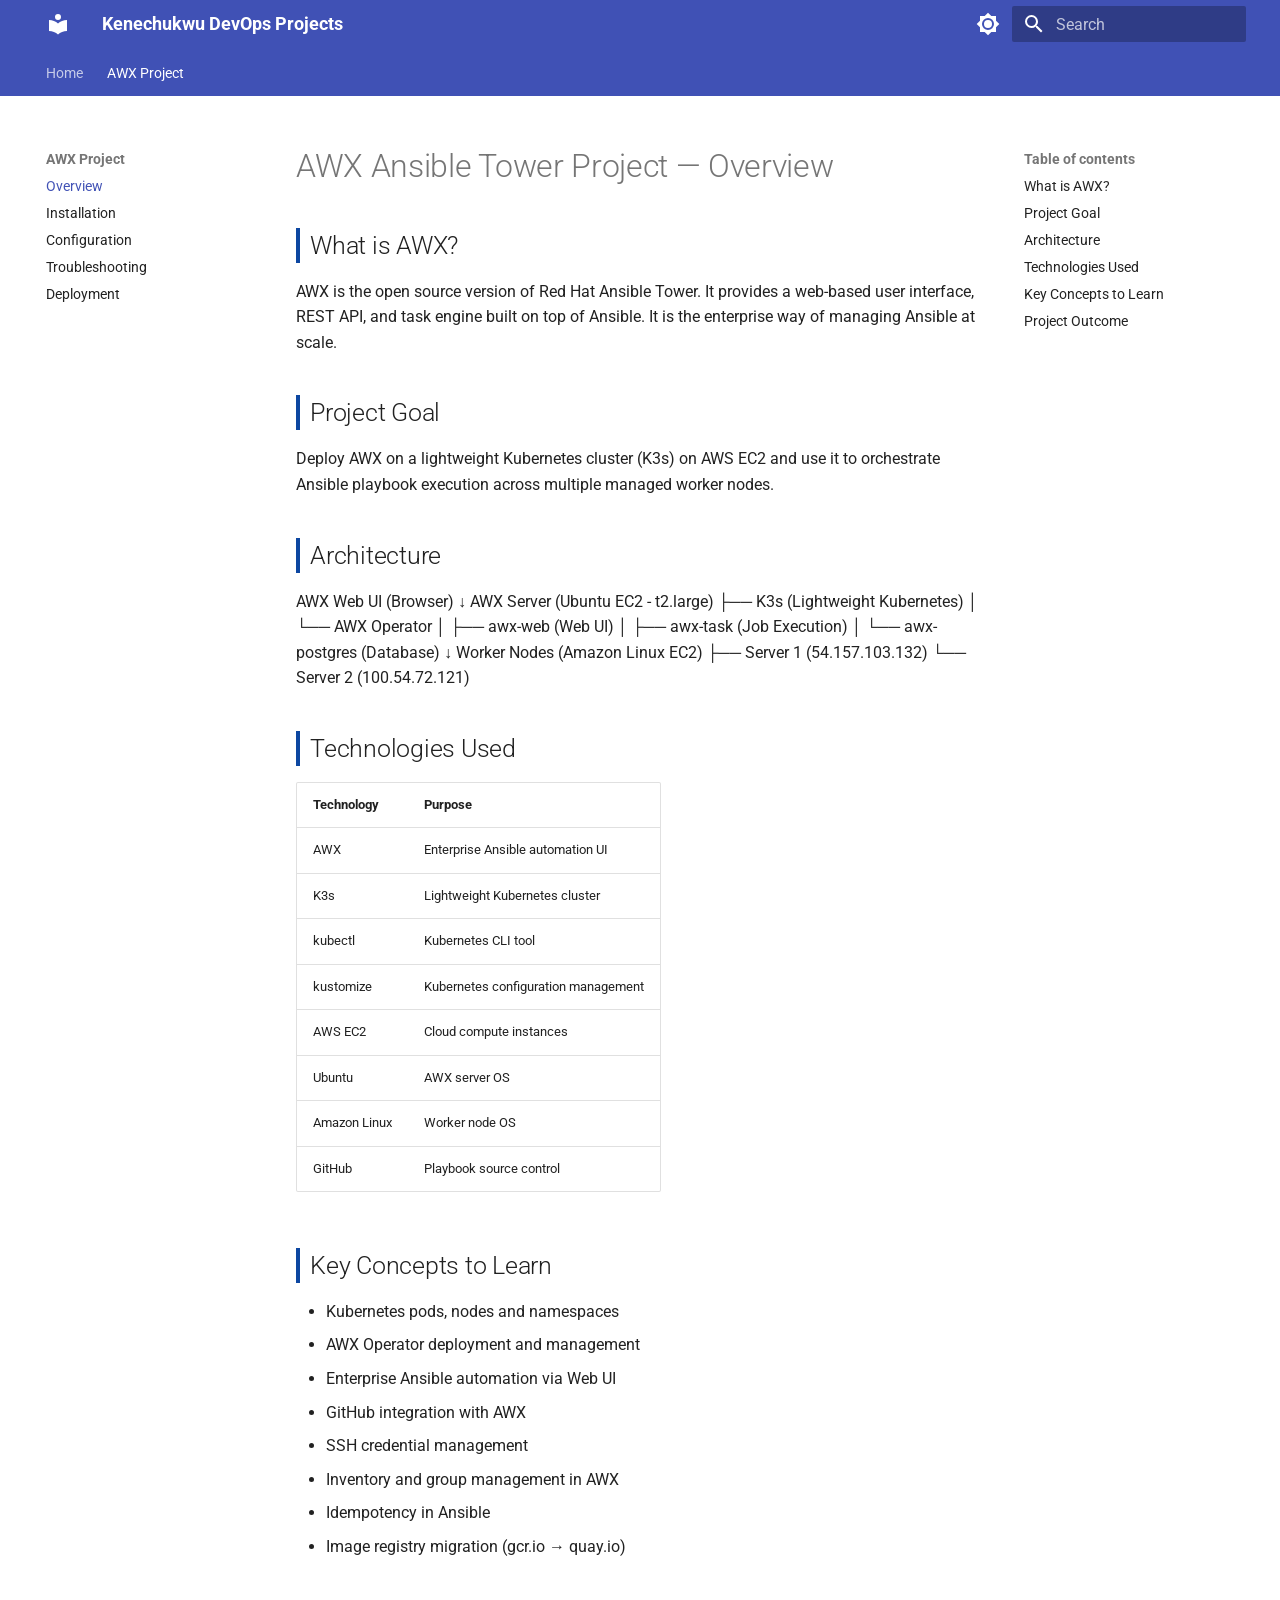
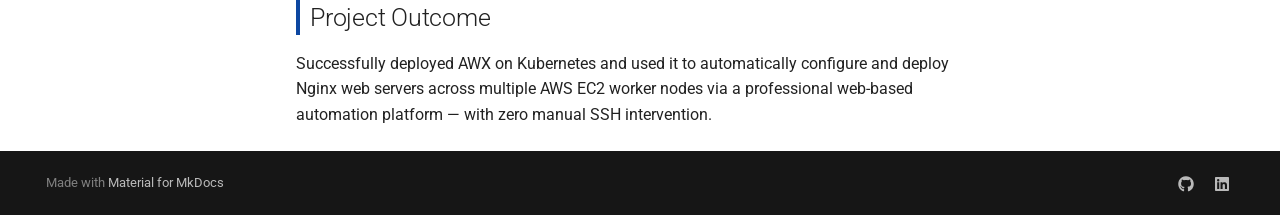
<file: awx/overview/index.html>
<!doctype html>
<html lang="en" class="no-js">
  <head>
    
      <meta charset="utf-8">
      <meta name="viewport" content="width=device-width,initial-scale=1">
      
        <meta name="description" content="DevOps Engineering Projects & Documentation">
      
      
        <meta name="author" content="Anyaragbu Kenechukwu Nnaemeka">
      
      
      
        <link rel="prev" href="../..">
      
      
        <link rel="next" href="../installation/">
      
      
        
      
      
      <link rel="icon" href="../../assets/images/favicon.png">
      <meta name="generator" content="mkdocs-1.6.1, mkdocs-material-9.7.6">
    
    
      
        <title>Overview - Kenechukwu DevOps Projects</title>
      
    
    
      <link rel="stylesheet" href="../../assets/stylesheets/main.484c7ddc.min.css">
      
        
        <link rel="stylesheet" href="../../assets/stylesheets/palette.ab4e12ef.min.css">
      
      


    
    
      
    
    
      
        
        
        <link rel="preconnect" href="https://fonts.gstatic.com" crossorigin>
        <link rel="stylesheet" href="https://fonts.googleapis.com/css?family=Roboto:300,300i,400,400i,700,700i%7CRoboto+Mono:400,400i,700,700i&display=fallback">
        <style>:root{--md-text-font:"Roboto";--md-code-font:"Roboto Mono"}</style>
      
    
    
      <link rel="stylesheet" href="../../stylesheets/extra.css">
    
    <script>__md_scope=new URL("../..",location),__md_hash=e=>[...e].reduce(((e,_)=>(e<<5)-e+_.charCodeAt(0)),0),__md_get=(e,_=localStorage,t=__md_scope)=>JSON.parse(_.getItem(t.pathname+"."+e)),__md_set=(e,_,t=localStorage,a=__md_scope)=>{try{t.setItem(a.pathname+"."+e,JSON.stringify(_))}catch(e){}}</script>
    
      

    
    
  </head>
  
  
    
    
      
    
    
    
    
    <body dir="ltr" data-md-color-scheme="default" data-md-color-primary="indigo" data-md-color-accent="cyan">
  
    
    <input class="md-toggle" data-md-toggle="drawer" type="checkbox" id="__drawer" autocomplete="off">
    <input class="md-toggle" data-md-toggle="search" type="checkbox" id="__search" autocomplete="off">
    <label class="md-overlay" for="__drawer"></label>
    <div data-md-component="skip">
      
        
        <a href="#awx-ansible-tower-project-overview" class="md-skip">
          Skip to content
        </a>
      
    </div>
    <div data-md-component="announce">
      
    </div>
    
    
      

<header class="md-header" data-md-component="header">
  <nav class="md-header__inner md-grid" aria-label="Header">
    <a href="../.." title="Kenechukwu DevOps Projects" class="md-header__button md-logo" aria-label="Kenechukwu DevOps Projects" data-md-component="logo">
      
  
  <svg xmlns="http://www.w3.org/2000/svg" viewBox="0 0 24 24"><path d="M12 8a3 3 0 0 0 3-3 3 3 0 0 0-3-3 3 3 0 0 0-3 3 3 3 0 0 0 3 3m0 3.54C9.64 9.35 6.5 8 3 8v11c3.5 0 6.64 1.35 9 3.54 2.36-2.19 5.5-3.54 9-3.54V8c-3.5 0-6.64 1.35-9 3.54"/></svg>

    </a>
    <label class="md-header__button md-icon" for="__drawer">
      
      <svg xmlns="http://www.w3.org/2000/svg" viewBox="0 0 24 24"><path d="M3 6h18v2H3zm0 5h18v2H3zm0 5h18v2H3z"/></svg>
    </label>
    <div class="md-header__title" data-md-component="header-title">
      <div class="md-header__ellipsis">
        <div class="md-header__topic">
          <span class="md-ellipsis">
            Kenechukwu DevOps Projects
          </span>
        </div>
        <div class="md-header__topic" data-md-component="header-topic">
          <span class="md-ellipsis">
            
              Overview
            
          </span>
        </div>
      </div>
    </div>
    
      
        <form class="md-header__option" data-md-component="palette">
  
    
    
    
    <input class="md-option" data-md-color-media="" data-md-color-scheme="default" data-md-color-primary="indigo" data-md-color-accent="cyan"  aria-label="Switch to dark mode"  type="radio" name="__palette" id="__palette_0">
    
      <label class="md-header__button md-icon" title="Switch to dark mode" for="__palette_1" hidden>
        <svg xmlns="http://www.w3.org/2000/svg" viewBox="0 0 24 24"><path d="M12 8a4 4 0 0 0-4 4 4 4 0 0 0 4 4 4 4 0 0 0 4-4 4 4 0 0 0-4-4m0 10a6 6 0 0 1-6-6 6 6 0 0 1 6-6 6 6 0 0 1 6 6 6 6 0 0 1-6 6m8-9.31V4h-4.69L12 .69 8.69 4H4v4.69L.69 12 4 15.31V20h4.69L12 23.31 15.31 20H20v-4.69L23.31 12z"/></svg>
      </label>
    
  
    
    
    
    <input class="md-option" data-md-color-media="" data-md-color-scheme="slate" data-md-color-primary="indigo" data-md-color-accent="cyan"  aria-label="Switch to light mode"  type="radio" name="__palette" id="__palette_1">
    
      <label class="md-header__button md-icon" title="Switch to light mode" for="__palette_0" hidden>
        <svg xmlns="http://www.w3.org/2000/svg" viewBox="0 0 24 24"><path d="M12 18c-.89 0-1.74-.2-2.5-.55C11.56 16.5 13 14.42 13 12s-1.44-4.5-3.5-5.45C10.26 6.2 11.11 6 12 6a6 6 0 0 1 6 6 6 6 0 0 1-6 6m8-9.31V4h-4.69L12 .69 8.69 4H4v4.69L.69 12 4 15.31V20h4.69L12 23.31 15.31 20H20v-4.69L23.31 12z"/></svg>
      </label>
    
  
</form>
      
    
    
      <script>var palette=__md_get("__palette");if(palette&&palette.color){if("(prefers-color-scheme)"===palette.color.media){var media=matchMedia("(prefers-color-scheme: light)"),input=document.querySelector(media.matches?"[data-md-color-media='(prefers-color-scheme: light)']":"[data-md-color-media='(prefers-color-scheme: dark)']");palette.color.media=input.getAttribute("data-md-color-media"),palette.color.scheme=input.getAttribute("data-md-color-scheme"),palette.color.primary=input.getAttribute("data-md-color-primary"),palette.color.accent=input.getAttribute("data-md-color-accent")}for(var[key,value]of Object.entries(palette.color))document.body.setAttribute("data-md-color-"+key,value)}</script>
    
    
    
      
      
        <label class="md-header__button md-icon" for="__search">
          
          <svg xmlns="http://www.w3.org/2000/svg" viewBox="0 0 24 24"><path d="M9.5 3A6.5 6.5 0 0 1 16 9.5c0 1.61-.59 3.09-1.56 4.23l.27.27h.79l5 5-1.5 1.5-5-5v-.79l-.27-.27A6.52 6.52 0 0 1 9.5 16 6.5 6.5 0 0 1 3 9.5 6.5 6.5 0 0 1 9.5 3m0 2C7 5 5 7 5 9.5S7 14 9.5 14 14 12 14 9.5 12 5 9.5 5"/></svg>
        </label>
        <div class="md-search" data-md-component="search" role="dialog">
  <label class="md-search__overlay" for="__search"></label>
  <div class="md-search__inner" role="search">
    <form class="md-search__form" name="search">
      <input type="text" class="md-search__input" name="query" aria-label="Search" placeholder="Search" autocapitalize="off" autocorrect="off" autocomplete="off" spellcheck="false" data-md-component="search-query" required>
      <label class="md-search__icon md-icon" for="__search">
        
        <svg xmlns="http://www.w3.org/2000/svg" viewBox="0 0 24 24"><path d="M9.5 3A6.5 6.5 0 0 1 16 9.5c0 1.61-.59 3.09-1.56 4.23l.27.27h.79l5 5-1.5 1.5-5-5v-.79l-.27-.27A6.52 6.52 0 0 1 9.5 16 6.5 6.5 0 0 1 3 9.5 6.5 6.5 0 0 1 9.5 3m0 2C7 5 5 7 5 9.5S7 14 9.5 14 14 12 14 9.5 12 5 9.5 5"/></svg>
        
        <svg xmlns="http://www.w3.org/2000/svg" viewBox="0 0 24 24"><path d="M20 11v2H8l5.5 5.5-1.42 1.42L4.16 12l7.92-7.92L13.5 5.5 8 11z"/></svg>
      </label>
      <nav class="md-search__options" aria-label="Search">
        
        <button type="reset" class="md-search__icon md-icon" title="Clear" aria-label="Clear" tabindex="-1">
          
          <svg xmlns="http://www.w3.org/2000/svg" viewBox="0 0 24 24"><path d="M19 6.41 17.59 5 12 10.59 6.41 5 5 6.41 10.59 12 5 17.59 6.41 19 12 13.41 17.59 19 19 17.59 13.41 12z"/></svg>
        </button>
      </nav>
      
        <div class="md-search__suggest" data-md-component="search-suggest"></div>
      
    </form>
    <div class="md-search__output">
      <div class="md-search__scrollwrap" tabindex="0" data-md-scrollfix>
        <div class="md-search-result" data-md-component="search-result">
          <div class="md-search-result__meta">
            Initializing search
          </div>
          <ol class="md-search-result__list" role="presentation"></ol>
        </div>
      </div>
    </div>
  </div>
</div>
      
    
    
  </nav>
  
</header>
    
    <div class="md-container" data-md-component="container">
      
      
        
          
            
<nav class="md-tabs" aria-label="Tabs" data-md-component="tabs">
  <div class="md-grid">
    <ul class="md-tabs__list">
      
        
  
  
  
  
    <li class="md-tabs__item">
      <a href="../.." class="md-tabs__link">
        
  
  
    
  
  Home

      </a>
    </li>
  

      
        
  
  
  
    
  
  
    
    
      <li class="md-tabs__item md-tabs__item--active">
        <a href="./" class="md-tabs__link">
          
  
  
  AWX Project

        </a>
      </li>
    
  

      
    </ul>
  </div>
</nav>
          
        
      
      <main class="md-main" data-md-component="main">
        <div class="md-main__inner md-grid">
          
            
              
              <div class="md-sidebar md-sidebar--primary" data-md-component="sidebar" data-md-type="navigation" >
                <div class="md-sidebar__scrollwrap">
                  <div class="md-sidebar__inner">
                    


  


<nav class="md-nav md-nav--primary md-nav--lifted" aria-label="Navigation" data-md-level="0">
  <label class="md-nav__title" for="__drawer">
    <a href="../.." title="Kenechukwu DevOps Projects" class="md-nav__button md-logo" aria-label="Kenechukwu DevOps Projects" data-md-component="logo">
      
  
  <svg xmlns="http://www.w3.org/2000/svg" viewBox="0 0 24 24"><path d="M12 8a3 3 0 0 0 3-3 3 3 0 0 0-3-3 3 3 0 0 0-3 3 3 3 0 0 0 3 3m0 3.54C9.64 9.35 6.5 8 3 8v11c3.5 0 6.64 1.35 9 3.54 2.36-2.19 5.5-3.54 9-3.54V8c-3.5 0-6.64 1.35-9 3.54"/></svg>

    </a>
    Kenechukwu DevOps Projects
  </label>
  
  <ul class="md-nav__list" data-md-scrollfix>
    
      
      
  
  
  
  
    <li class="md-nav__item">
      <a href="../.." class="md-nav__link">
        
  
  
  <span class="md-ellipsis">
    
  
    Home
  

    
  </span>
  
  

      </a>
    </li>
  

    
      
      
  
  
    
  
  
  
    
    
    
    
      
        
        
      
      
        
      
    
    
    <li class="md-nav__item md-nav__item--active md-nav__item--section md-nav__item--nested">
      
        
        
        <input class="md-nav__toggle md-toggle " type="checkbox" id="__nav_2" checked>
        
          
          <label class="md-nav__link" for="__nav_2" id="__nav_2_label" tabindex="">
            
  
  
  <span class="md-ellipsis">
    
  
    AWX Project
  

    
  </span>
  
  

            <span class="md-nav__icon md-icon"></span>
          </label>
        
        <nav class="md-nav" data-md-level="1" aria-labelledby="__nav_2_label" aria-expanded="true">
          <label class="md-nav__title" for="__nav_2">
            <span class="md-nav__icon md-icon"></span>
            
  
    AWX Project
  

          </label>
          <ul class="md-nav__list" data-md-scrollfix>
            
              
                
  
  
    
  
  
  
    <li class="md-nav__item md-nav__item--active">
      
      <input class="md-nav__toggle md-toggle" type="checkbox" id="__toc">
      
      
        
      
      
        <label class="md-nav__link md-nav__link--active" for="__toc">
          
  
  
  <span class="md-ellipsis">
    
  
    Overview
  

    
  </span>
  
  

          <span class="md-nav__icon md-icon"></span>
        </label>
      
      <a href="./" class="md-nav__link md-nav__link--active">
        
  
  
  <span class="md-ellipsis">
    
  
    Overview
  

    
  </span>
  
  

      </a>
      
        

<nav class="md-nav md-nav--secondary" aria-label="Table of contents">
  
  
  
    
  
  
    <label class="md-nav__title" for="__toc">
      <span class="md-nav__icon md-icon"></span>
      Table of contents
    </label>
    <ul class="md-nav__list" data-md-component="toc" data-md-scrollfix>
      
        <li class="md-nav__item">
  <a href="#what-is-awx" class="md-nav__link">
    <span class="md-ellipsis">
      
        What is AWX?
      
    </span>
  </a>
  
</li>
      
        <li class="md-nav__item">
  <a href="#project-goal" class="md-nav__link">
    <span class="md-ellipsis">
      
        Project Goal
      
    </span>
  </a>
  
</li>
      
        <li class="md-nav__item">
  <a href="#architecture" class="md-nav__link">
    <span class="md-ellipsis">
      
        Architecture
      
    </span>
  </a>
  
</li>
      
        <li class="md-nav__item">
  <a href="#technologies-used" class="md-nav__link">
    <span class="md-ellipsis">
      
        Technologies Used
      
    </span>
  </a>
  
</li>
      
        <li class="md-nav__item">
  <a href="#key-concepts-to-learn" class="md-nav__link">
    <span class="md-ellipsis">
      
        Key Concepts to Learn
      
    </span>
  </a>
  
</li>
      
        <li class="md-nav__item">
  <a href="#project-outcome" class="md-nav__link">
    <span class="md-ellipsis">
      
        Project Outcome
      
    </span>
  </a>
  
</li>
      
    </ul>
  
</nav>
      
    </li>
  

              
            
              
                
  
  
  
  
    <li class="md-nav__item">
      <a href="../installation/" class="md-nav__link">
        
  
  
  <span class="md-ellipsis">
    
  
    Installation
  

    
  </span>
  
  

      </a>
    </li>
  

              
            
              
                
  
  
  
  
    <li class="md-nav__item">
      <a href="../configuration/" class="md-nav__link">
        
  
  
  <span class="md-ellipsis">
    
  
    Configuration
  

    
  </span>
  
  

      </a>
    </li>
  

              
            
              
                
  
  
  
  
    <li class="md-nav__item">
      <a href="../troubleshooting/" class="md-nav__link">
        
  
  
  <span class="md-ellipsis">
    
  
    Troubleshooting
  

    
  </span>
  
  

      </a>
    </li>
  

              
            
              
                
  
  
  
  
    <li class="md-nav__item">
      <a href="../deployment/" class="md-nav__link">
        
  
  
  <span class="md-ellipsis">
    
  
    Deployment
  

    
  </span>
  
  

      </a>
    </li>
  

              
            
          </ul>
        </nav>
      
    </li>
  

    
  </ul>
</nav>
                  </div>
                </div>
              </div>
            
            
              
              <div class="md-sidebar md-sidebar--secondary" data-md-component="sidebar" data-md-type="toc" >
                <div class="md-sidebar__scrollwrap">
                  <div class="md-sidebar__inner">
                    

<nav class="md-nav md-nav--secondary" aria-label="Table of contents">
  
  
  
    
  
  
    <label class="md-nav__title" for="__toc">
      <span class="md-nav__icon md-icon"></span>
      Table of contents
    </label>
    <ul class="md-nav__list" data-md-component="toc" data-md-scrollfix>
      
        <li class="md-nav__item">
  <a href="#what-is-awx" class="md-nav__link">
    <span class="md-ellipsis">
      
        What is AWX?
      
    </span>
  </a>
  
</li>
      
        <li class="md-nav__item">
  <a href="#project-goal" class="md-nav__link">
    <span class="md-ellipsis">
      
        Project Goal
      
    </span>
  </a>
  
</li>
      
        <li class="md-nav__item">
  <a href="#architecture" class="md-nav__link">
    <span class="md-ellipsis">
      
        Architecture
      
    </span>
  </a>
  
</li>
      
        <li class="md-nav__item">
  <a href="#technologies-used" class="md-nav__link">
    <span class="md-ellipsis">
      
        Technologies Used
      
    </span>
  </a>
  
</li>
      
        <li class="md-nav__item">
  <a href="#key-concepts-to-learn" class="md-nav__link">
    <span class="md-ellipsis">
      
        Key Concepts to Learn
      
    </span>
  </a>
  
</li>
      
        <li class="md-nav__item">
  <a href="#project-outcome" class="md-nav__link">
    <span class="md-ellipsis">
      
        Project Outcome
      
    </span>
  </a>
  
</li>
      
    </ul>
  
</nav>
                  </div>
                </div>
              </div>
            
          
          
            <div class="md-content" data-md-component="content">
              
              <article class="md-content__inner md-typeset">
                
                  



<h1 id="awx-ansible-tower-project-overview">AWX Ansible Tower Project — Overview<a class="headerlink" href="#awx-ansible-tower-project-overview" title="Permanent link">&para;</a></h1>
<h2 id="what-is-awx">What is AWX?<a class="headerlink" href="#what-is-awx" title="Permanent link">&para;</a></h2>
<p>AWX is the open source version of Red Hat Ansible Tower. It provides
a web-based user interface, REST API, and task engine built on top
of Ansible. It is the enterprise way of managing Ansible at scale.</p>
<h2 id="project-goal">Project Goal<a class="headerlink" href="#project-goal" title="Permanent link">&para;</a></h2>
<p>Deploy AWX on a lightweight Kubernetes cluster (K3s) on AWS EC2
and use it to orchestrate Ansible playbook execution across
multiple managed worker nodes.</p>
<h2 id="architecture">Architecture<a class="headerlink" href="#architecture" title="Permanent link">&para;</a></h2>
<p>AWX Web UI (Browser)
↓
AWX Server (Ubuntu EC2 - t2.large)
├── K3s (Lightweight Kubernetes)
│     └── AWX Operator
│           ├── awx-web     (Web UI)
│           ├── awx-task    (Job Execution)
│           └── awx-postgres (Database)
↓
Worker Nodes (Amazon Linux EC2)
├── Server 1 (54.157.103.132)
└── Server 2 (100.54.72.121)</p>
<h2 id="technologies-used">Technologies Used<a class="headerlink" href="#technologies-used" title="Permanent link">&para;</a></h2>
<table>
<thead>
<tr>
<th>Technology</th>
<th>Purpose</th>
</tr>
</thead>
<tbody>
<tr>
<td>AWX</td>
<td>Enterprise Ansible automation UI</td>
</tr>
<tr>
<td>K3s</td>
<td>Lightweight Kubernetes cluster</td>
</tr>
<tr>
<td>kubectl</td>
<td>Kubernetes CLI tool</td>
</tr>
<tr>
<td>kustomize</td>
<td>Kubernetes configuration management</td>
</tr>
<tr>
<td>AWS EC2</td>
<td>Cloud compute instances</td>
</tr>
<tr>
<td>Ubuntu</td>
<td>AWX server OS</td>
</tr>
<tr>
<td>Amazon Linux</td>
<td>Worker node OS</td>
</tr>
<tr>
<td>GitHub</td>
<td>Playbook source control</td>
</tr>
</tbody>
</table>
<h2 id="key-concepts-to-learn">Key Concepts to Learn<a class="headerlink" href="#key-concepts-to-learn" title="Permanent link">&para;</a></h2>
<ul>
<li>Kubernetes pods, nodes and namespaces</li>
<li>AWX Operator deployment and management</li>
<li>Enterprise Ansible automation via Web UI</li>
<li>GitHub integration with AWX</li>
<li>SSH credential management</li>
<li>Inventory and group management in AWX</li>
<li>Idempotency in Ansible</li>
<li>Image registry migration (gcr.io → quay.io)</li>
</ul>
<h2 id="project-outcome">Project Outcome<a class="headerlink" href="#project-outcome" title="Permanent link">&para;</a></h2>
<p>Successfully deployed AWX on Kubernetes and used it to
automatically configure and deploy Nginx web servers across
multiple AWS EC2 worker nodes via a professional web-based
automation platform — with zero manual SSH intervention.</p>












                
              </article>
            </div>
          
          
<script>var target=document.getElementById(location.hash.slice(1));target&&target.name&&(target.checked=target.name.startsWith("__tabbed_"))</script>
        </div>
        
          <button type="button" class="md-top md-icon" data-md-component="top" hidden>
  
  <svg xmlns="http://www.w3.org/2000/svg" viewBox="0 0 24 24"><path d="M13 20h-2V8l-5.5 5.5-1.42-1.42L12 4.16l7.92 7.92-1.42 1.42L13 8z"/></svg>
  Back to top
</button>
        
      </main>
      
        <footer class="md-footer">
  
  <div class="md-footer-meta md-typeset">
    <div class="md-footer-meta__inner md-grid">
      <div class="md-copyright">
  
  
    Made with
    <a href="https://squidfunk.github.io/mkdocs-material/" target="_blank" rel="noopener">
      Material for MkDocs
    </a>
  
</div>
      
        
<div class="md-social">
  
    
    
    
    
      
      
    
    <a href="https://github.com/keneanyaragbu" target="_blank" rel="noopener" title="github.com" class="md-social__link">
      <svg xmlns="http://www.w3.org/2000/svg" viewBox="0 0 512 512"><!--! Font Awesome Free 7.1.0 by @fontawesome - https://fontawesome.com License - https://fontawesome.com/license/free (Icons: CC BY 4.0, Fonts: SIL OFL 1.1, Code: MIT License) Copyright 2025 Fonticons, Inc.--><path d="M173.9 397.4c0 2-2.3 3.6-5.2 3.6-3.3.3-5.6-1.3-5.6-3.6 0-2 2.3-3.6 5.2-3.6 3-.3 5.6 1.3 5.6 3.6m-31.1-4.5c-.7 2 1.3 4.3 4.3 4.9 2.6 1 5.6 0 6.2-2s-1.3-4.3-4.3-5.2c-2.6-.7-5.5.3-6.2 2.3m44.2-1.7c-2.9.7-4.9 2.6-4.6 4.9.3 2 2.9 3.3 5.9 2.6 2.9-.7 4.9-2.6 4.6-4.6-.3-1.9-3-3.2-5.9-2.9M252.8 8C114.1 8 8 113.3 8 252c0 110.9 69.8 205.8 169.5 239.2 12.8 2.3 17.3-5.6 17.3-12.1 0-6.2-.3-40.4-.3-61.4 0 0-70 15-84.7-29.8 0 0-11.4-29.1-27.8-36.6 0 0-22.9-15.7 1.6-15.4 0 0 24.9 2 38.6 25.8 21.9 38.6 58.6 27.5 72.9 20.9 2.3-16 8.8-27.1 16-33.7-55.9-6.2-112.3-14.3-112.3-110.5 0-27.5 7.6-41.3 23.6-58.9-2.6-6.5-11.1-33.3 2.6-67.9 20.9-6.5 69 27 69 27 20-5.6 41.5-8.5 62.8-8.5s42.8 2.9 62.8 8.5c0 0 48.1-33.6 69-27 13.7 34.7 5.2 61.4 2.6 67.9 16 17.7 25.8 31.5 25.8 58.9 0 96.5-58.9 104.2-114.8 110.5 9.2 7.9 17 22.9 17 46.4 0 33.7-.3 75.4-.3 83.6 0 6.5 4.6 14.4 17.3 12.1C436.2 457.8 504 362.9 504 252 504 113.3 391.5 8 252.8 8M105.2 352.9c-1.3 1-1 3.3.7 5.2 1.6 1.6 3.9 2.3 5.2 1 1.3-1 1-3.3-.7-5.2-1.6-1.6-3.9-2.3-5.2-1m-10.8-8.1c-.7 1.3.3 2.9 2.3 3.9 1.6 1 3.6.7 4.3-.7.7-1.3-.3-2.9-2.3-3.9-2-.6-3.6-.3-4.3.7m32.4 35.6c-1.6 1.3-1 4.3 1.3 6.2 2.3 2.3 5.2 2.6 6.5 1 1.3-1.3.7-4.3-1.3-6.2-2.2-2.3-5.2-2.6-6.5-1m-11.4-14.7c-1.6 1-1.6 3.6 0 5.9s4.3 3.3 5.6 2.3c1.6-1.3 1.6-3.9 0-6.2-1.4-2.3-4-3.3-5.6-2"/></svg>
    </a>
  
    
    
    
    
      
      
    
    <a href="https://www.linkedin.com/in/kenechukwu-anyaragbu" target="_blank" rel="noopener" title="www.linkedin.com" class="md-social__link">
      <svg xmlns="http://www.w3.org/2000/svg" viewBox="0 0 448 512"><!--! Font Awesome Free 7.1.0 by @fontawesome - https://fontawesome.com License - https://fontawesome.com/license/free (Icons: CC BY 4.0, Fonts: SIL OFL 1.1, Code: MIT License) Copyright 2025 Fonticons, Inc.--><path d="M416 32H31.9C14.3 32 0 46.5 0 64.3v383.4C0 465.5 14.3 480 31.9 480H416c17.6 0 32-14.5 32-32.3V64.3c0-17.8-14.4-32.3-32-32.3M135.4 416H69V202.2h66.5V416zM102.2 96a38.5 38.5 0 1 1 0 77 38.5 38.5 0 1 1 0-77m282.1 320h-66.4V312c0-24.8-.5-56.7-34.5-56.7-34.6 0-39.9 27-39.9 54.9V416h-66.4V202.2h63.7v29.2h.9c8.9-16.8 30.6-34.5 62.9-34.5 67.2 0 79.7 44.3 79.7 101.9z"/></svg>
    </a>
  
</div>
      
    </div>
  </div>
</footer>
      
    </div>
    <div class="md-dialog" data-md-component="dialog">
      <div class="md-dialog__inner md-typeset"></div>
    </div>
    
    
    
      
      
      <script id="__config" type="application/json">{"annotate": null, "base": "../..", "features": ["navigation.tabs", "navigation.sections", "navigation.top", "search.suggest", "search.highlight", "content.code.copy"], "search": "../../assets/javascripts/workers/search.2c215733.min.js", "tags": null, "translations": {"clipboard.copied": "Copied to clipboard", "clipboard.copy": "Copy to clipboard", "search.result.more.one": "1 more on this page", "search.result.more.other": "# more on this page", "search.result.none": "No matching documents", "search.result.one": "1 matching document", "search.result.other": "# matching documents", "search.result.placeholder": "Type to start searching", "search.result.term.missing": "Missing", "select.version": "Select version"}, "version": null}</script>
    
    
      <script src="../../assets/javascripts/bundle.79ae519e.min.js"></script>
      
    
  </body>
</html>
</file>
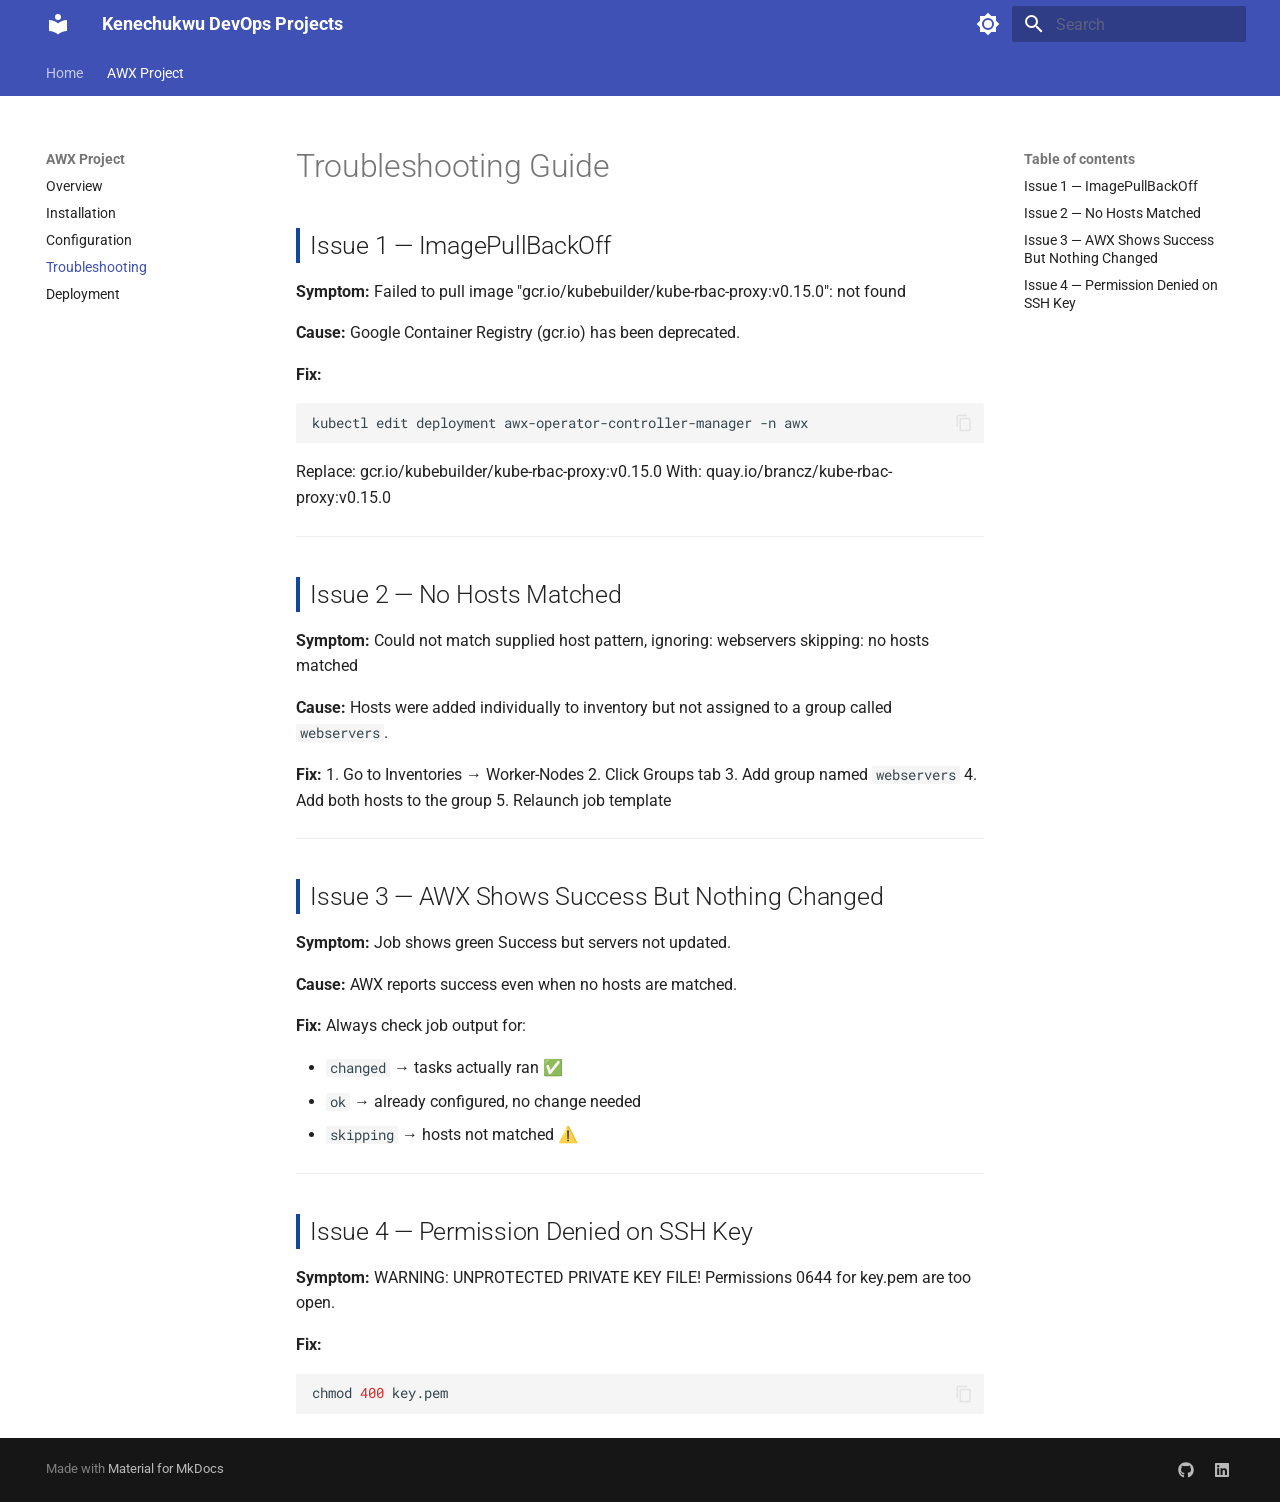
<file: awx/troubleshooting/index.html>
<!doctype html>
<html lang="en" class="no-js">
  <head>
    
      <meta charset="utf-8">
      <meta name="viewport" content="width=device-width,initial-scale=1">
      
        <meta name="description" content="DevOps Engineering Projects & Documentation">
      
      
        <meta name="author" content="Anyaragbu Kenechukwu Nnaemeka">
      
      
      
        <link rel="prev" href="../configuration/">
      
      
        <link rel="next" href="../deployment/">
      
      
        
      
      
      <link rel="icon" href="../../assets/images/favicon.png">
      <meta name="generator" content="mkdocs-1.6.1, mkdocs-material-9.7.6">
    
    
      
        <title>Troubleshooting - Kenechukwu DevOps Projects</title>
      
    
    
      <link rel="stylesheet" href="../../assets/stylesheets/main.484c7ddc.min.css">
      
        
        <link rel="stylesheet" href="../../assets/stylesheets/palette.ab4e12ef.min.css">
      
      


    
    
      
    
    
      
        
        
        <link rel="preconnect" href="https://fonts.gstatic.com" crossorigin>
        <link rel="stylesheet" href="https://fonts.googleapis.com/css?family=Roboto:300,300i,400,400i,700,700i%7CRoboto+Mono:400,400i,700,700i&display=fallback">
        <style>:root{--md-text-font:"Roboto";--md-code-font:"Roboto Mono"}</style>
      
    
    
      <link rel="stylesheet" href="../../stylesheets/extra.css">
    
    <script>__md_scope=new URL("../..",location),__md_hash=e=>[...e].reduce(((e,_)=>(e<<5)-e+_.charCodeAt(0)),0),__md_get=(e,_=localStorage,t=__md_scope)=>JSON.parse(_.getItem(t.pathname+"."+e)),__md_set=(e,_,t=localStorage,a=__md_scope)=>{try{t.setItem(a.pathname+"."+e,JSON.stringify(_))}catch(e){}}</script>
    
      

    
    
  </head>
  
  
    
    
      
    
    
    
    
    <body dir="ltr" data-md-color-scheme="default" data-md-color-primary="indigo" data-md-color-accent="cyan">
  
    
    <input class="md-toggle" data-md-toggle="drawer" type="checkbox" id="__drawer" autocomplete="off">
    <input class="md-toggle" data-md-toggle="search" type="checkbox" id="__search" autocomplete="off">
    <label class="md-overlay" for="__drawer"></label>
    <div data-md-component="skip">
      
        
        <a href="#troubleshooting-guide" class="md-skip">
          Skip to content
        </a>
      
    </div>
    <div data-md-component="announce">
      
    </div>
    
    
      

<header class="md-header" data-md-component="header">
  <nav class="md-header__inner md-grid" aria-label="Header">
    <a href="../.." title="Kenechukwu DevOps Projects" class="md-header__button md-logo" aria-label="Kenechukwu DevOps Projects" data-md-component="logo">
      
  
  <svg xmlns="http://www.w3.org/2000/svg" viewBox="0 0 24 24"><path d="M12 8a3 3 0 0 0 3-3 3 3 0 0 0-3-3 3 3 0 0 0-3 3 3 3 0 0 0 3 3m0 3.54C9.64 9.35 6.5 8 3 8v11c3.5 0 6.64 1.35 9 3.54 2.36-2.19 5.5-3.54 9-3.54V8c-3.5 0-6.64 1.35-9 3.54"/></svg>

    </a>
    <label class="md-header__button md-icon" for="__drawer">
      
      <svg xmlns="http://www.w3.org/2000/svg" viewBox="0 0 24 24"><path d="M3 6h18v2H3zm0 5h18v2H3zm0 5h18v2H3z"/></svg>
    </label>
    <div class="md-header__title" data-md-component="header-title">
      <div class="md-header__ellipsis">
        <div class="md-header__topic">
          <span class="md-ellipsis">
            Kenechukwu DevOps Projects
          </span>
        </div>
        <div class="md-header__topic" data-md-component="header-topic">
          <span class="md-ellipsis">
            
              Troubleshooting
            
          </span>
        </div>
      </div>
    </div>
    
      
        <form class="md-header__option" data-md-component="palette">
  
    
    
    
    <input class="md-option" data-md-color-media="" data-md-color-scheme="default" data-md-color-primary="indigo" data-md-color-accent="cyan"  aria-label="Switch to dark mode"  type="radio" name="__palette" id="__palette_0">
    
      <label class="md-header__button md-icon" title="Switch to dark mode" for="__palette_1" hidden>
        <svg xmlns="http://www.w3.org/2000/svg" viewBox="0 0 24 24"><path d="M12 8a4 4 0 0 0-4 4 4 4 0 0 0 4 4 4 4 0 0 0 4-4 4 4 0 0 0-4-4m0 10a6 6 0 0 1-6-6 6 6 0 0 1 6-6 6 6 0 0 1 6 6 6 6 0 0 1-6 6m8-9.31V4h-4.69L12 .69 8.69 4H4v4.69L.69 12 4 15.31V20h4.69L12 23.31 15.31 20H20v-4.69L23.31 12z"/></svg>
      </label>
    
  
    
    
    
    <input class="md-option" data-md-color-media="" data-md-color-scheme="slate" data-md-color-primary="indigo" data-md-color-accent="cyan"  aria-label="Switch to light mode"  type="radio" name="__palette" id="__palette_1">
    
      <label class="md-header__button md-icon" title="Switch to light mode" for="__palette_0" hidden>
        <svg xmlns="http://www.w3.org/2000/svg" viewBox="0 0 24 24"><path d="M12 18c-.89 0-1.74-.2-2.5-.55C11.56 16.5 13 14.42 13 12s-1.44-4.5-3.5-5.45C10.26 6.2 11.11 6 12 6a6 6 0 0 1 6 6 6 6 0 0 1-6 6m8-9.31V4h-4.69L12 .69 8.69 4H4v4.69L.69 12 4 15.31V20h4.69L12 23.31 15.31 20H20v-4.69L23.31 12z"/></svg>
      </label>
    
  
</form>
      
    
    
      <script>var palette=__md_get("__palette");if(palette&&palette.color){if("(prefers-color-scheme)"===palette.color.media){var media=matchMedia("(prefers-color-scheme: light)"),input=document.querySelector(media.matches?"[data-md-color-media='(prefers-color-scheme: light)']":"[data-md-color-media='(prefers-color-scheme: dark)']");palette.color.media=input.getAttribute("data-md-color-media"),palette.color.scheme=input.getAttribute("data-md-color-scheme"),palette.color.primary=input.getAttribute("data-md-color-primary"),palette.color.accent=input.getAttribute("data-md-color-accent")}for(var[key,value]of Object.entries(palette.color))document.body.setAttribute("data-md-color-"+key,value)}</script>
    
    
    
      
      
        <label class="md-header__button md-icon" for="__search">
          
          <svg xmlns="http://www.w3.org/2000/svg" viewBox="0 0 24 24"><path d="M9.5 3A6.5 6.5 0 0 1 16 9.5c0 1.61-.59 3.09-1.56 4.23l.27.27h.79l5 5-1.5 1.5-5-5v-.79l-.27-.27A6.52 6.52 0 0 1 9.5 16 6.5 6.5 0 0 1 3 9.5 6.5 6.5 0 0 1 9.5 3m0 2C7 5 5 7 5 9.5S7 14 9.5 14 14 12 14 9.5 12 5 9.5 5"/></svg>
        </label>
        <div class="md-search" data-md-component="search" role="dialog">
  <label class="md-search__overlay" for="__search"></label>
  <div class="md-search__inner" role="search">
    <form class="md-search__form" name="search">
      <input type="text" class="md-search__input" name="query" aria-label="Search" placeholder="Search" autocapitalize="off" autocorrect="off" autocomplete="off" spellcheck="false" data-md-component="search-query" required>
      <label class="md-search__icon md-icon" for="__search">
        
        <svg xmlns="http://www.w3.org/2000/svg" viewBox="0 0 24 24"><path d="M9.5 3A6.5 6.5 0 0 1 16 9.5c0 1.61-.59 3.09-1.56 4.23l.27.27h.79l5 5-1.5 1.5-5-5v-.79l-.27-.27A6.52 6.52 0 0 1 9.5 16 6.5 6.5 0 0 1 3 9.5 6.5 6.5 0 0 1 9.5 3m0 2C7 5 5 7 5 9.5S7 14 9.5 14 14 12 14 9.5 12 5 9.5 5"/></svg>
        
        <svg xmlns="http://www.w3.org/2000/svg" viewBox="0 0 24 24"><path d="M20 11v2H8l5.5 5.5-1.42 1.42L4.16 12l7.92-7.92L13.5 5.5 8 11z"/></svg>
      </label>
      <nav class="md-search__options" aria-label="Search">
        
        <button type="reset" class="md-search__icon md-icon" title="Clear" aria-label="Clear" tabindex="-1">
          
          <svg xmlns="http://www.w3.org/2000/svg" viewBox="0 0 24 24"><path d="M19 6.41 17.59 5 12 10.59 6.41 5 5 6.41 10.59 12 5 17.59 6.41 19 12 13.41 17.59 19 19 17.59 13.41 12z"/></svg>
        </button>
      </nav>
      
        <div class="md-search__suggest" data-md-component="search-suggest"></div>
      
    </form>
    <div class="md-search__output">
      <div class="md-search__scrollwrap" tabindex="0" data-md-scrollfix>
        <div class="md-search-result" data-md-component="search-result">
          <div class="md-search-result__meta">
            Initializing search
          </div>
          <ol class="md-search-result__list" role="presentation"></ol>
        </div>
      </div>
    </div>
  </div>
</div>
      
    
    
  </nav>
  
</header>
    
    <div class="md-container" data-md-component="container">
      
      
        
          
            
<nav class="md-tabs" aria-label="Tabs" data-md-component="tabs">
  <div class="md-grid">
    <ul class="md-tabs__list">
      
        
  
  
  
  
    <li class="md-tabs__item">
      <a href="../.." class="md-tabs__link">
        
  
  
    
  
  Home

      </a>
    </li>
  

      
        
  
  
  
    
  
  
    
    
      <li class="md-tabs__item md-tabs__item--active">
        <a href="../overview/" class="md-tabs__link">
          
  
  
  AWX Project

        </a>
      </li>
    
  

      
    </ul>
  </div>
</nav>
          
        
      
      <main class="md-main" data-md-component="main">
        <div class="md-main__inner md-grid">
          
            
              
              <div class="md-sidebar md-sidebar--primary" data-md-component="sidebar" data-md-type="navigation" >
                <div class="md-sidebar__scrollwrap">
                  <div class="md-sidebar__inner">
                    


  


<nav class="md-nav md-nav--primary md-nav--lifted" aria-label="Navigation" data-md-level="0">
  <label class="md-nav__title" for="__drawer">
    <a href="../.." title="Kenechukwu DevOps Projects" class="md-nav__button md-logo" aria-label="Kenechukwu DevOps Projects" data-md-component="logo">
      
  
  <svg xmlns="http://www.w3.org/2000/svg" viewBox="0 0 24 24"><path d="M12 8a3 3 0 0 0 3-3 3 3 0 0 0-3-3 3 3 0 0 0-3 3 3 3 0 0 0 3 3m0 3.54C9.64 9.35 6.5 8 3 8v11c3.5 0 6.64 1.35 9 3.54 2.36-2.19 5.5-3.54 9-3.54V8c-3.5 0-6.64 1.35-9 3.54"/></svg>

    </a>
    Kenechukwu DevOps Projects
  </label>
  
  <ul class="md-nav__list" data-md-scrollfix>
    
      
      
  
  
  
  
    <li class="md-nav__item">
      <a href="../.." class="md-nav__link">
        
  
  
  <span class="md-ellipsis">
    
  
    Home
  

    
  </span>
  
  

      </a>
    </li>
  

    
      
      
  
  
    
  
  
  
    
    
    
    
      
        
        
      
      
        
      
    
    
    <li class="md-nav__item md-nav__item--active md-nav__item--section md-nav__item--nested">
      
        
        
        <input class="md-nav__toggle md-toggle " type="checkbox" id="__nav_2" checked>
        
          
          <label class="md-nav__link" for="__nav_2" id="__nav_2_label" tabindex="">
            
  
  
  <span class="md-ellipsis">
    
  
    AWX Project
  

    
  </span>
  
  

            <span class="md-nav__icon md-icon"></span>
          </label>
        
        <nav class="md-nav" data-md-level="1" aria-labelledby="__nav_2_label" aria-expanded="true">
          <label class="md-nav__title" for="__nav_2">
            <span class="md-nav__icon md-icon"></span>
            
  
    AWX Project
  

          </label>
          <ul class="md-nav__list" data-md-scrollfix>
            
              
                
  
  
  
  
    <li class="md-nav__item">
      <a href="../overview/" class="md-nav__link">
        
  
  
  <span class="md-ellipsis">
    
  
    Overview
  

    
  </span>
  
  

      </a>
    </li>
  

              
            
              
                
  
  
  
  
    <li class="md-nav__item">
      <a href="../installation/" class="md-nav__link">
        
  
  
  <span class="md-ellipsis">
    
  
    Installation
  

    
  </span>
  
  

      </a>
    </li>
  

              
            
              
                
  
  
  
  
    <li class="md-nav__item">
      <a href="../configuration/" class="md-nav__link">
        
  
  
  <span class="md-ellipsis">
    
  
    Configuration
  

    
  </span>
  
  

      </a>
    </li>
  

              
            
              
                
  
  
    
  
  
  
    <li class="md-nav__item md-nav__item--active">
      
      <input class="md-nav__toggle md-toggle" type="checkbox" id="__toc">
      
      
        
      
      
        <label class="md-nav__link md-nav__link--active" for="__toc">
          
  
  
  <span class="md-ellipsis">
    
  
    Troubleshooting
  

    
  </span>
  
  

          <span class="md-nav__icon md-icon"></span>
        </label>
      
      <a href="./" class="md-nav__link md-nav__link--active">
        
  
  
  <span class="md-ellipsis">
    
  
    Troubleshooting
  

    
  </span>
  
  

      </a>
      
        

<nav class="md-nav md-nav--secondary" aria-label="Table of contents">
  
  
  
    
  
  
    <label class="md-nav__title" for="__toc">
      <span class="md-nav__icon md-icon"></span>
      Table of contents
    </label>
    <ul class="md-nav__list" data-md-component="toc" data-md-scrollfix>
      
        <li class="md-nav__item">
  <a href="#issue-1-imagepullbackoff" class="md-nav__link">
    <span class="md-ellipsis">
      
        Issue 1 — ImagePullBackOff
      
    </span>
  </a>
  
</li>
      
        <li class="md-nav__item">
  <a href="#issue-2-no-hosts-matched" class="md-nav__link">
    <span class="md-ellipsis">
      
        Issue 2 — No Hosts Matched
      
    </span>
  </a>
  
</li>
      
        <li class="md-nav__item">
  <a href="#issue-3-awx-shows-success-but-nothing-changed" class="md-nav__link">
    <span class="md-ellipsis">
      
        Issue 3 — AWX Shows Success But Nothing Changed
      
    </span>
  </a>
  
</li>
      
        <li class="md-nav__item">
  <a href="#issue-4-permission-denied-on-ssh-key" class="md-nav__link">
    <span class="md-ellipsis">
      
        Issue 4 — Permission Denied on SSH Key
      
    </span>
  </a>
  
</li>
      
    </ul>
  
</nav>
      
    </li>
  

              
            
              
                
  
  
  
  
    <li class="md-nav__item">
      <a href="../deployment/" class="md-nav__link">
        
  
  
  <span class="md-ellipsis">
    
  
    Deployment
  

    
  </span>
  
  

      </a>
    </li>
  

              
            
          </ul>
        </nav>
      
    </li>
  

    
  </ul>
</nav>
                  </div>
                </div>
              </div>
            
            
              
              <div class="md-sidebar md-sidebar--secondary" data-md-component="sidebar" data-md-type="toc" >
                <div class="md-sidebar__scrollwrap">
                  <div class="md-sidebar__inner">
                    

<nav class="md-nav md-nav--secondary" aria-label="Table of contents">
  
  
  
    
  
  
    <label class="md-nav__title" for="__toc">
      <span class="md-nav__icon md-icon"></span>
      Table of contents
    </label>
    <ul class="md-nav__list" data-md-component="toc" data-md-scrollfix>
      
        <li class="md-nav__item">
  <a href="#issue-1-imagepullbackoff" class="md-nav__link">
    <span class="md-ellipsis">
      
        Issue 1 — ImagePullBackOff
      
    </span>
  </a>
  
</li>
      
        <li class="md-nav__item">
  <a href="#issue-2-no-hosts-matched" class="md-nav__link">
    <span class="md-ellipsis">
      
        Issue 2 — No Hosts Matched
      
    </span>
  </a>
  
</li>
      
        <li class="md-nav__item">
  <a href="#issue-3-awx-shows-success-but-nothing-changed" class="md-nav__link">
    <span class="md-ellipsis">
      
        Issue 3 — AWX Shows Success But Nothing Changed
      
    </span>
  </a>
  
</li>
      
        <li class="md-nav__item">
  <a href="#issue-4-permission-denied-on-ssh-key" class="md-nav__link">
    <span class="md-ellipsis">
      
        Issue 4 — Permission Denied on SSH Key
      
    </span>
  </a>
  
</li>
      
    </ul>
  
</nav>
                  </div>
                </div>
              </div>
            
          
          
            <div class="md-content" data-md-component="content">
              
              <article class="md-content__inner md-typeset">
                
                  



<h1 id="troubleshooting-guide">Troubleshooting Guide<a class="headerlink" href="#troubleshooting-guide" title="Permanent link">&para;</a></h1>
<h2 id="issue-1-imagepullbackoff">Issue 1 — ImagePullBackOff<a class="headerlink" href="#issue-1-imagepullbackoff" title="Permanent link">&para;</a></h2>
<p><strong>Symptom:</strong>
Failed to pull image "gcr.io/kubebuilder/kube-rbac-proxy:v0.15.0": not found</p>
<p><strong>Cause:</strong>
Google Container Registry (gcr.io) has been deprecated.</p>
<p><strong>Fix:</strong>
<div class="highlight"><pre><span></span><code>kubectl<span class="w"> </span>edit<span class="w"> </span>deployment<span class="w"> </span>awx-operator-controller-manager<span class="w"> </span>-n<span class="w"> </span>awx
</code></pre></div>
Replace:
gcr.io/kubebuilder/kube-rbac-proxy:v0.15.0
With:
quay.io/brancz/kube-rbac-proxy:v0.15.0</p>
<hr />
<h2 id="issue-2-no-hosts-matched">Issue 2 — No Hosts Matched<a class="headerlink" href="#issue-2-no-hosts-matched" title="Permanent link">&para;</a></h2>
<p><strong>Symptom:</strong>
Could not match supplied host pattern, ignoring: webservers
skipping: no hosts matched</p>
<p><strong>Cause:</strong>
Hosts were added individually to inventory but not assigned to
a group called <code>webservers</code>.</p>
<p><strong>Fix:</strong>
1. Go to Inventories → Worker-Nodes
2. Click Groups tab
3. Add group named <code>webservers</code>
4. Add both hosts to the group
5. Relaunch job template</p>
<hr />
<h2 id="issue-3-awx-shows-success-but-nothing-changed">Issue 3 — AWX Shows Success But Nothing Changed<a class="headerlink" href="#issue-3-awx-shows-success-but-nothing-changed" title="Permanent link">&para;</a></h2>
<p><strong>Symptom:</strong>
Job shows green Success but servers not updated.</p>
<p><strong>Cause:</strong>
AWX reports success even when no hosts are matched.</p>
<p><strong>Fix:</strong>
Always check job output for:</p>
<ul>
<li><code>changed</code> → tasks actually ran ✅</li>
<li><code>ok</code> → already configured, no change needed</li>
<li><code>skipping</code> → hosts not matched ⚠️</li>
</ul>
<hr />
<h2 id="issue-4-permission-denied-on-ssh-key">Issue 4 — Permission Denied on SSH Key<a class="headerlink" href="#issue-4-permission-denied-on-ssh-key" title="Permanent link">&para;</a></h2>
<p><strong>Symptom:</strong>
WARNING: UNPROTECTED PRIVATE KEY FILE!
Permissions 0644 for key.pem are too open.</p>
<p><strong>Fix:</strong>
<div class="highlight"><pre><span></span><code>chmod<span class="w"> </span><span class="m">400</span><span class="w"> </span>key.pem
</code></pre></div></p>












                
              </article>
            </div>
          
          
<script>var target=document.getElementById(location.hash.slice(1));target&&target.name&&(target.checked=target.name.startsWith("__tabbed_"))</script>
        </div>
        
          <button type="button" class="md-top md-icon" data-md-component="top" hidden>
  
  <svg xmlns="http://www.w3.org/2000/svg" viewBox="0 0 24 24"><path d="M13 20h-2V8l-5.5 5.5-1.42-1.42L12 4.16l7.92 7.92-1.42 1.42L13 8z"/></svg>
  Back to top
</button>
        
      </main>
      
        <footer class="md-footer">
  
  <div class="md-footer-meta md-typeset">
    <div class="md-footer-meta__inner md-grid">
      <div class="md-copyright">
  
  
    Made with
    <a href="https://squidfunk.github.io/mkdocs-material/" target="_blank" rel="noopener">
      Material for MkDocs
    </a>
  
</div>
      
        
<div class="md-social">
  
    
    
    
    
      
      
    
    <a href="https://github.com/keneanyaragbu" target="_blank" rel="noopener" title="github.com" class="md-social__link">
      <svg xmlns="http://www.w3.org/2000/svg" viewBox="0 0 512 512"><!--! Font Awesome Free 7.1.0 by @fontawesome - https://fontawesome.com License - https://fontawesome.com/license/free (Icons: CC BY 4.0, Fonts: SIL OFL 1.1, Code: MIT License) Copyright 2025 Fonticons, Inc.--><path d="M173.9 397.4c0 2-2.3 3.6-5.2 3.6-3.3.3-5.6-1.3-5.6-3.6 0-2 2.3-3.6 5.2-3.6 3-.3 5.6 1.3 5.6 3.6m-31.1-4.5c-.7 2 1.3 4.3 4.3 4.9 2.6 1 5.6 0 6.2-2s-1.3-4.3-4.3-5.2c-2.6-.7-5.5.3-6.2 2.3m44.2-1.7c-2.9.7-4.9 2.6-4.6 4.9.3 2 2.9 3.3 5.9 2.6 2.9-.7 4.9-2.6 4.6-4.6-.3-1.9-3-3.2-5.9-2.9M252.8 8C114.1 8 8 113.3 8 252c0 110.9 69.8 205.8 169.5 239.2 12.8 2.3 17.3-5.6 17.3-12.1 0-6.2-.3-40.4-.3-61.4 0 0-70 15-84.7-29.8 0 0-11.4-29.1-27.8-36.6 0 0-22.9-15.7 1.6-15.4 0 0 24.9 2 38.6 25.8 21.9 38.6 58.6 27.5 72.9 20.9 2.3-16 8.8-27.1 16-33.7-55.9-6.2-112.3-14.3-112.3-110.5 0-27.5 7.6-41.3 23.6-58.9-2.6-6.5-11.1-33.3 2.6-67.9 20.9-6.5 69 27 69 27 20-5.6 41.5-8.5 62.8-8.5s42.8 2.9 62.8 8.5c0 0 48.1-33.6 69-27 13.7 34.7 5.2 61.4 2.6 67.9 16 17.7 25.8 31.5 25.8 58.9 0 96.5-58.9 104.2-114.8 110.5 9.2 7.9 17 22.9 17 46.4 0 33.7-.3 75.4-.3 83.6 0 6.5 4.6 14.4 17.3 12.1C436.2 457.8 504 362.9 504 252 504 113.3 391.5 8 252.8 8M105.2 352.9c-1.3 1-1 3.3.7 5.2 1.6 1.6 3.9 2.3 5.2 1 1.3-1 1-3.3-.7-5.2-1.6-1.6-3.9-2.3-5.2-1m-10.8-8.1c-.7 1.3.3 2.9 2.3 3.9 1.6 1 3.6.7 4.3-.7.7-1.3-.3-2.9-2.3-3.9-2-.6-3.6-.3-4.3.7m32.4 35.6c-1.6 1.3-1 4.3 1.3 6.2 2.3 2.3 5.2 2.6 6.5 1 1.3-1.3.7-4.3-1.3-6.2-2.2-2.3-5.2-2.6-6.5-1m-11.4-14.7c-1.6 1-1.6 3.6 0 5.9s4.3 3.3 5.6 2.3c1.6-1.3 1.6-3.9 0-6.2-1.4-2.3-4-3.3-5.6-2"/></svg>
    </a>
  
    
    
    
    
      
      
    
    <a href="https://www.linkedin.com/in/kenechukwu-anyaragbu" target="_blank" rel="noopener" title="www.linkedin.com" class="md-social__link">
      <svg xmlns="http://www.w3.org/2000/svg" viewBox="0 0 448 512"><!--! Font Awesome Free 7.1.0 by @fontawesome - https://fontawesome.com License - https://fontawesome.com/license/free (Icons: CC BY 4.0, Fonts: SIL OFL 1.1, Code: MIT License) Copyright 2025 Fonticons, Inc.--><path d="M416 32H31.9C14.3 32 0 46.5 0 64.3v383.4C0 465.5 14.3 480 31.9 480H416c17.6 0 32-14.5 32-32.3V64.3c0-17.8-14.4-32.3-32-32.3M135.4 416H69V202.2h66.5V416zM102.2 96a38.5 38.5 0 1 1 0 77 38.5 38.5 0 1 1 0-77m282.1 320h-66.4V312c0-24.8-.5-56.7-34.5-56.7-34.6 0-39.9 27-39.9 54.9V416h-66.4V202.2h63.7v29.2h.9c8.9-16.8 30.6-34.5 62.9-34.5 67.2 0 79.7 44.3 79.7 101.9z"/></svg>
    </a>
  
</div>
      
    </div>
  </div>
</footer>
      
    </div>
    <div class="md-dialog" data-md-component="dialog">
      <div class="md-dialog__inner md-typeset"></div>
    </div>
    
    
    
      
      
      <script id="__config" type="application/json">{"annotate": null, "base": "../..", "features": ["navigation.tabs", "navigation.sections", "navigation.top", "search.suggest", "search.highlight", "content.code.copy"], "search": "../../assets/javascripts/workers/search.2c215733.min.js", "tags": null, "translations": {"clipboard.copied": "Copied to clipboard", "clipboard.copy": "Copy to clipboard", "search.result.more.one": "1 more on this page", "search.result.more.other": "# more on this page", "search.result.none": "No matching documents", "search.result.one": "1 matching document", "search.result.other": "# matching documents", "search.result.placeholder": "Type to start searching", "search.result.term.missing": "Missing", "select.version": "Select version"}, "version": null}</script>
    
    
      <script src="../../assets/javascripts/bundle.79ae519e.min.js"></script>
      
    
  </body>
</html>
</file>
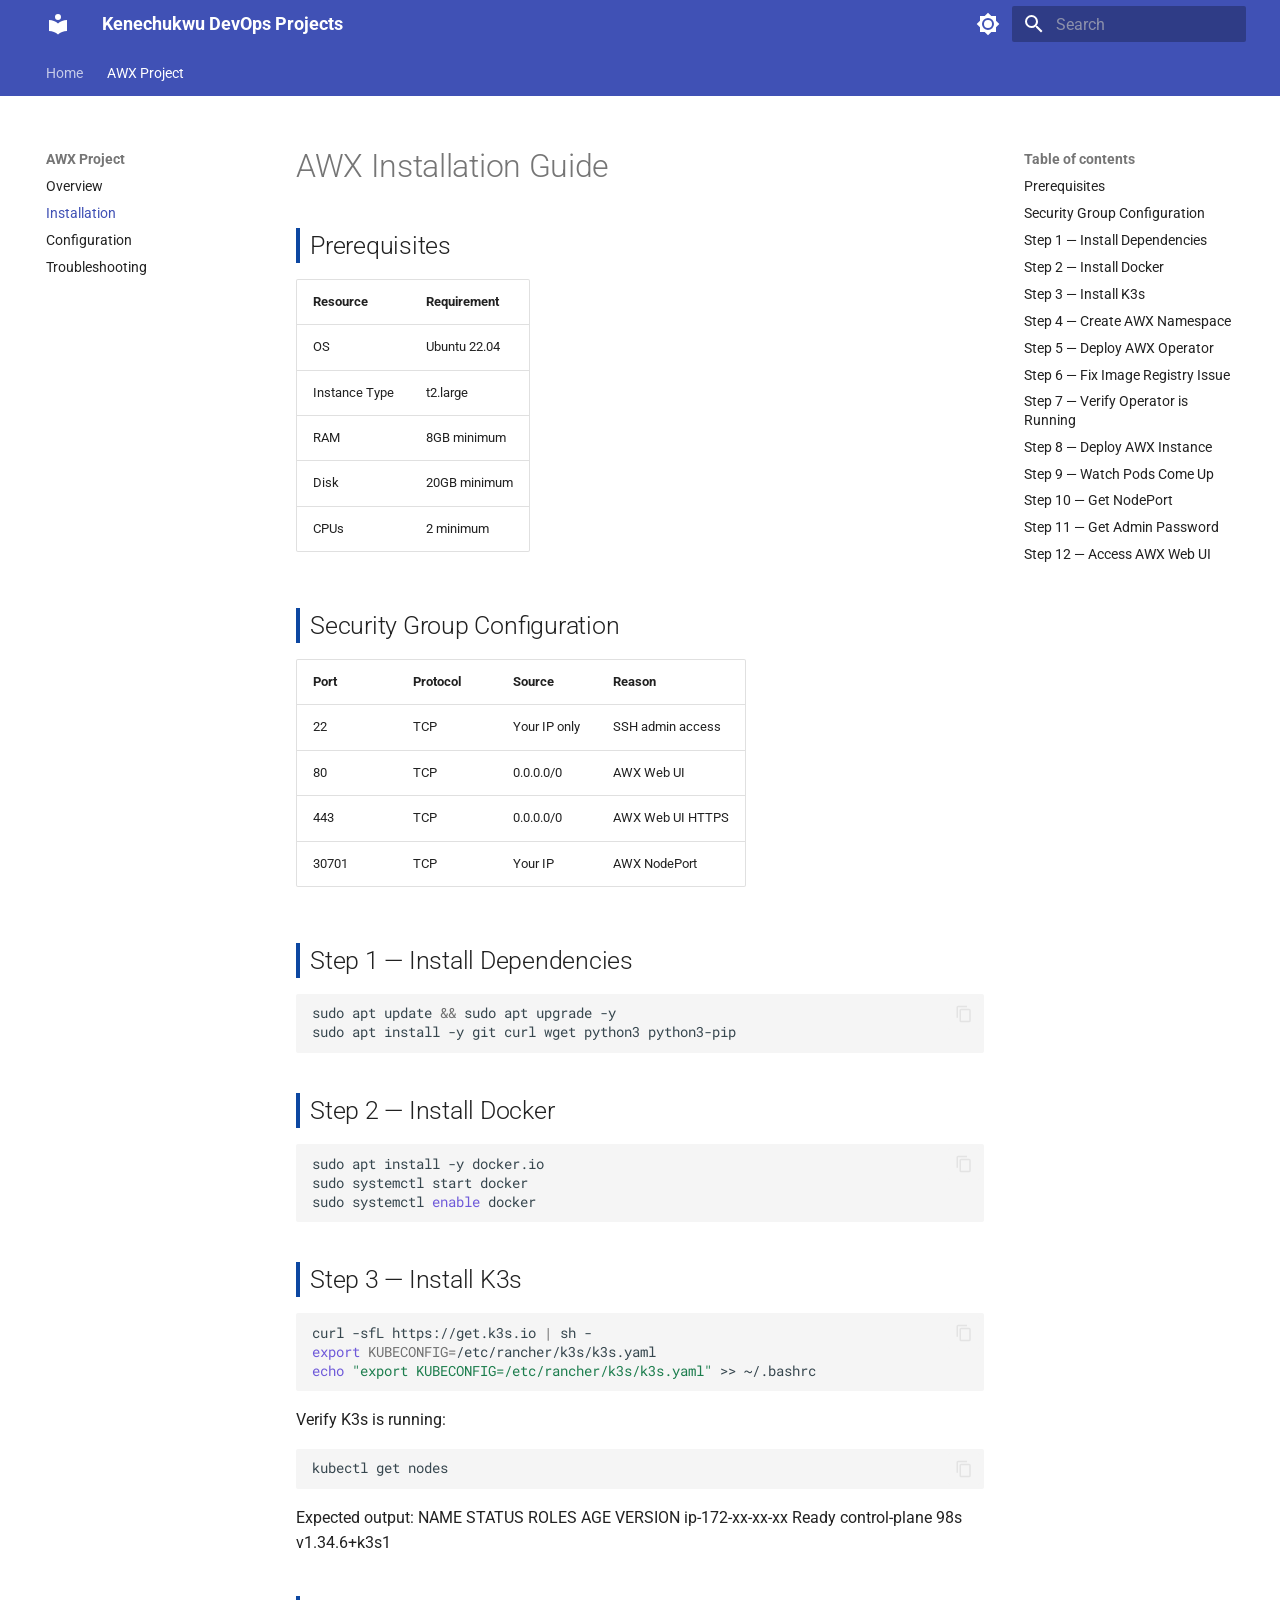
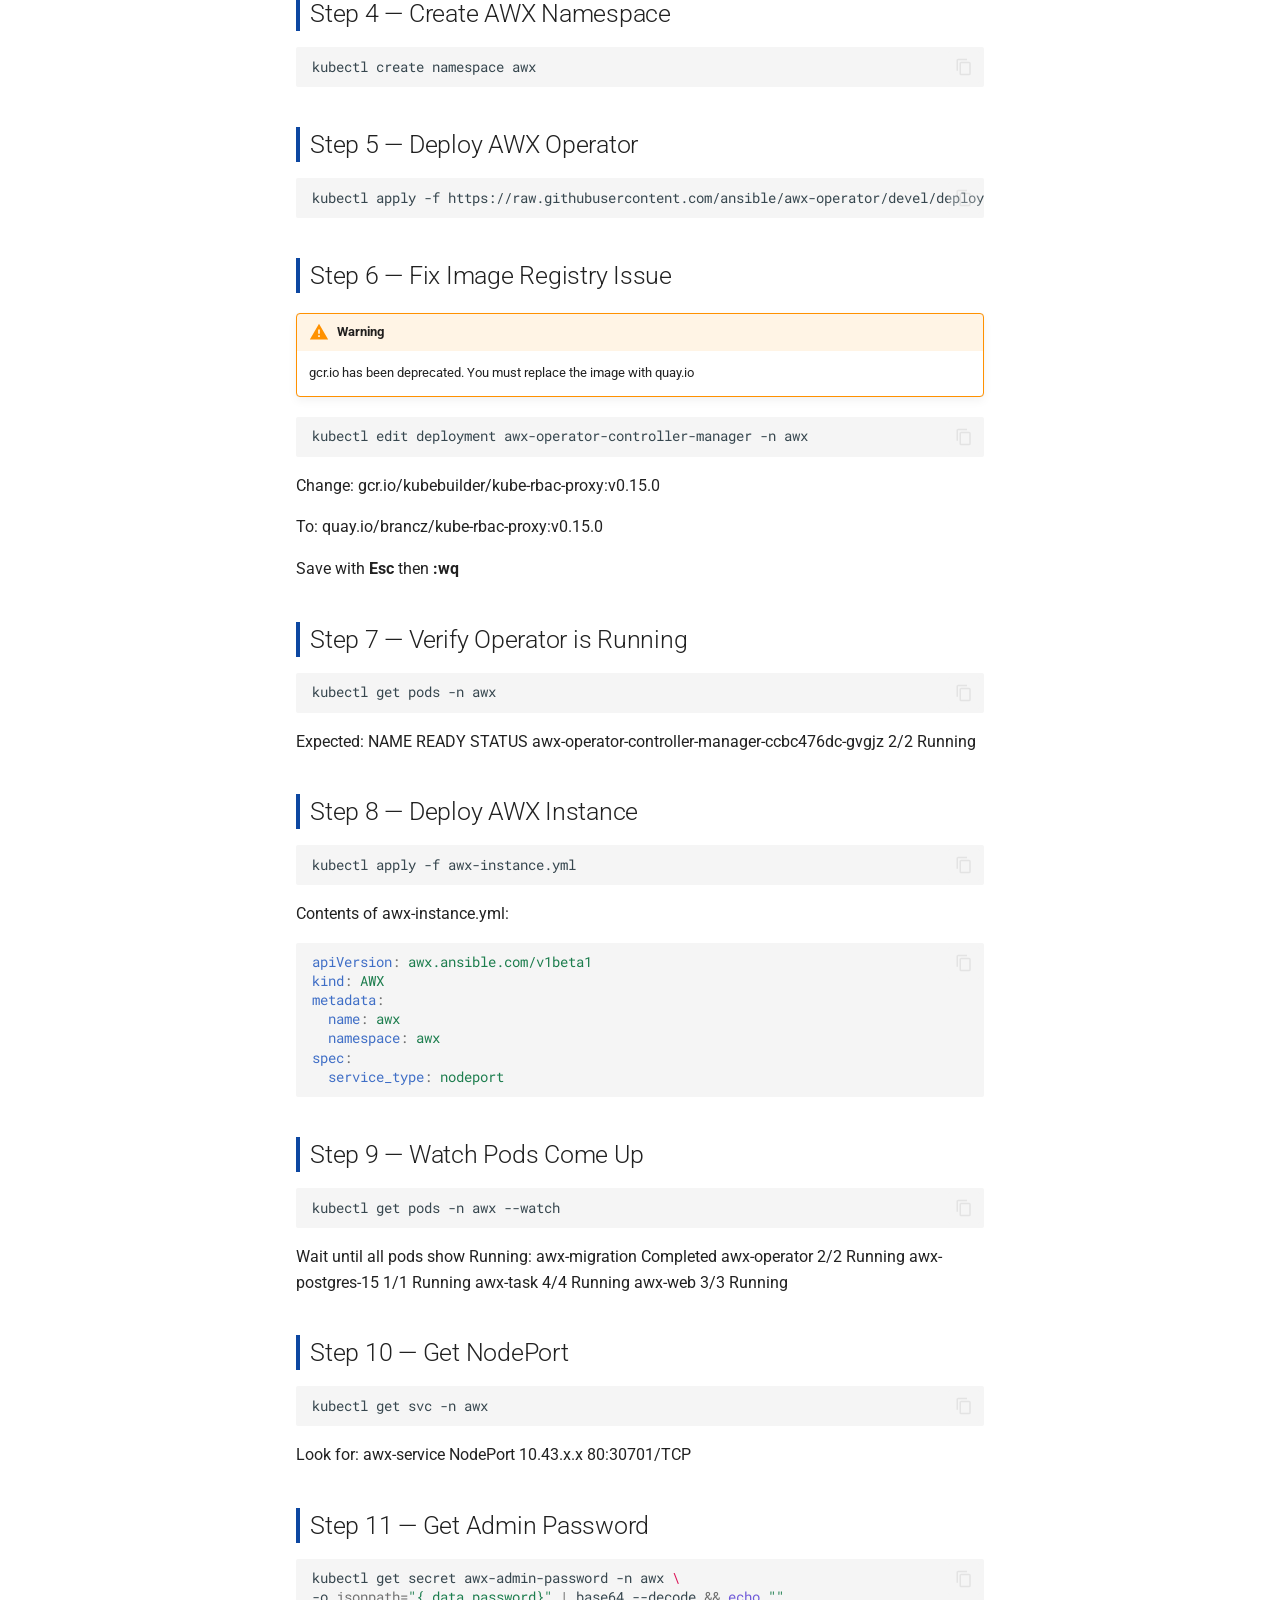
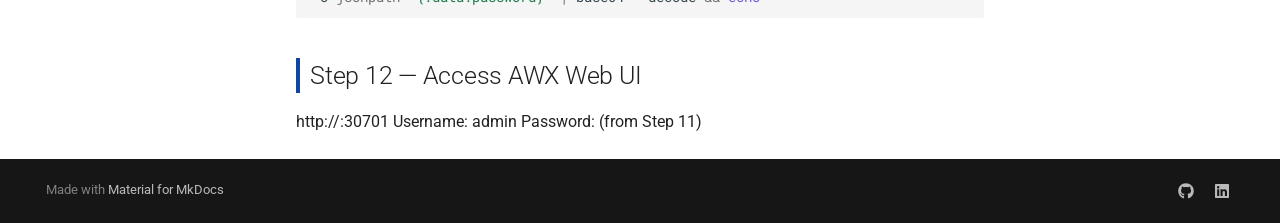
<file: site/awx/installation/index.html>
<!doctype html>
<html lang="en" class="no-js">
  <head>
    
      <meta charset="utf-8">
      <meta name="viewport" content="width=device-width,initial-scale=1">
      
        <meta name="description" content="DevOps Engineering Projects & Documentation">
      
      
        <meta name="author" content="Anyaragbu Kenechukwu Nnaemeka">
      
      
      
        <link rel="prev" href="../overview/">
      
      
        <link rel="next" href="../configuration/">
      
      
        
      
      
      <link rel="icon" href="../../assets/images/favicon.png">
      <meta name="generator" content="mkdocs-1.6.1, mkdocs-material-9.7.6">
    
    
      
        <title>Installation - Kenechukwu DevOps Projects</title>
      
    
    
      <link rel="stylesheet" href="../../assets/stylesheets/main.484c7ddc.min.css">
      
        
        <link rel="stylesheet" href="../../assets/stylesheets/palette.ab4e12ef.min.css">
      
      


    
    
      
    
    
      
        
        
        <link rel="preconnect" href="https://fonts.gstatic.com" crossorigin>
        <link rel="stylesheet" href="https://fonts.googleapis.com/css?family=Roboto:300,300i,400,400i,700,700i%7CRoboto+Mono:400,400i,700,700i&display=fallback">
        <style>:root{--md-text-font:"Roboto";--md-code-font:"Roboto Mono"}</style>
      
    
    
      <link rel="stylesheet" href="../../stylesheets/extra.css">
    
    <script>__md_scope=new URL("../..",location),__md_hash=e=>[...e].reduce(((e,_)=>(e<<5)-e+_.charCodeAt(0)),0),__md_get=(e,_=localStorage,t=__md_scope)=>JSON.parse(_.getItem(t.pathname+"."+e)),__md_set=(e,_,t=localStorage,a=__md_scope)=>{try{t.setItem(a.pathname+"."+e,JSON.stringify(_))}catch(e){}}</script>
    
      

    
    
  </head>
  
  
    
    
      
    
    
    
    
    <body dir="ltr" data-md-color-scheme="default" data-md-color-primary="indigo" data-md-color-accent="cyan">
  
    
    <input class="md-toggle" data-md-toggle="drawer" type="checkbox" id="__drawer" autocomplete="off">
    <input class="md-toggle" data-md-toggle="search" type="checkbox" id="__search" autocomplete="off">
    <label class="md-overlay" for="__drawer"></label>
    <div data-md-component="skip">
      
        
        <a href="#awx-installation-guide" class="md-skip">
          Skip to content
        </a>
      
    </div>
    <div data-md-component="announce">
      
    </div>
    
    
      

<header class="md-header" data-md-component="header">
  <nav class="md-header__inner md-grid" aria-label="Header">
    <a href="../.." title="Kenechukwu DevOps Projects" class="md-header__button md-logo" aria-label="Kenechukwu DevOps Projects" data-md-component="logo">
      
  
  <svg xmlns="http://www.w3.org/2000/svg" viewBox="0 0 24 24"><path d="M12 8a3 3 0 0 0 3-3 3 3 0 0 0-3-3 3 3 0 0 0-3 3 3 3 0 0 0 3 3m0 3.54C9.64 9.35 6.5 8 3 8v11c3.5 0 6.64 1.35 9 3.54 2.36-2.19 5.5-3.54 9-3.54V8c-3.5 0-6.64 1.35-9 3.54"/></svg>

    </a>
    <label class="md-header__button md-icon" for="__drawer">
      
      <svg xmlns="http://www.w3.org/2000/svg" viewBox="0 0 24 24"><path d="M3 6h18v2H3zm0 5h18v2H3zm0 5h18v2H3z"/></svg>
    </label>
    <div class="md-header__title" data-md-component="header-title">
      <div class="md-header__ellipsis">
        <div class="md-header__topic">
          <span class="md-ellipsis">
            Kenechukwu DevOps Projects
          </span>
        </div>
        <div class="md-header__topic" data-md-component="header-topic">
          <span class="md-ellipsis">
            
              Installation
            
          </span>
        </div>
      </div>
    </div>
    
      
        <form class="md-header__option" data-md-component="palette">
  
    
    
    
    <input class="md-option" data-md-color-media="" data-md-color-scheme="default" data-md-color-primary="indigo" data-md-color-accent="cyan"  aria-label="Switch to dark mode"  type="radio" name="__palette" id="__palette_0">
    
      <label class="md-header__button md-icon" title="Switch to dark mode" for="__palette_1" hidden>
        <svg xmlns="http://www.w3.org/2000/svg" viewBox="0 0 24 24"><path d="M12 8a4 4 0 0 0-4 4 4 4 0 0 0 4 4 4 4 0 0 0 4-4 4 4 0 0 0-4-4m0 10a6 6 0 0 1-6-6 6 6 0 0 1 6-6 6 6 0 0 1 6 6 6 6 0 0 1-6 6m8-9.31V4h-4.69L12 .69 8.69 4H4v4.69L.69 12 4 15.31V20h4.69L12 23.31 15.31 20H20v-4.69L23.31 12z"/></svg>
      </label>
    
  
    
    
    
    <input class="md-option" data-md-color-media="" data-md-color-scheme="slate" data-md-color-primary="indigo" data-md-color-accent="cyan"  aria-label="Switch to light mode"  type="radio" name="__palette" id="__palette_1">
    
      <label class="md-header__button md-icon" title="Switch to light mode" for="__palette_0" hidden>
        <svg xmlns="http://www.w3.org/2000/svg" viewBox="0 0 24 24"><path d="M12 18c-.89 0-1.74-.2-2.5-.55C11.56 16.5 13 14.42 13 12s-1.44-4.5-3.5-5.45C10.26 6.2 11.11 6 12 6a6 6 0 0 1 6 6 6 6 0 0 1-6 6m8-9.31V4h-4.69L12 .69 8.69 4H4v4.69L.69 12 4 15.31V20h4.69L12 23.31 15.31 20H20v-4.69L23.31 12z"/></svg>
      </label>
    
  
</form>
      
    
    
      <script>var palette=__md_get("__palette");if(palette&&palette.color){if("(prefers-color-scheme)"===palette.color.media){var media=matchMedia("(prefers-color-scheme: light)"),input=document.querySelector(media.matches?"[data-md-color-media='(prefers-color-scheme: light)']":"[data-md-color-media='(prefers-color-scheme: dark)']");palette.color.media=input.getAttribute("data-md-color-media"),palette.color.scheme=input.getAttribute("data-md-color-scheme"),palette.color.primary=input.getAttribute("data-md-color-primary"),palette.color.accent=input.getAttribute("data-md-color-accent")}for(var[key,value]of Object.entries(palette.color))document.body.setAttribute("data-md-color-"+key,value)}</script>
    
    
    
      
      
        <label class="md-header__button md-icon" for="__search">
          
          <svg xmlns="http://www.w3.org/2000/svg" viewBox="0 0 24 24"><path d="M9.5 3A6.5 6.5 0 0 1 16 9.5c0 1.61-.59 3.09-1.56 4.23l.27.27h.79l5 5-1.5 1.5-5-5v-.79l-.27-.27A6.52 6.52 0 0 1 9.5 16 6.5 6.5 0 0 1 3 9.5 6.5 6.5 0 0 1 9.5 3m0 2C7 5 5 7 5 9.5S7 14 9.5 14 14 12 14 9.5 12 5 9.5 5"/></svg>
        </label>
        <div class="md-search" data-md-component="search" role="dialog">
  <label class="md-search__overlay" for="__search"></label>
  <div class="md-search__inner" role="search">
    <form class="md-search__form" name="search">
      <input type="text" class="md-search__input" name="query" aria-label="Search" placeholder="Search" autocapitalize="off" autocorrect="off" autocomplete="off" spellcheck="false" data-md-component="search-query" required>
      <label class="md-search__icon md-icon" for="__search">
        
        <svg xmlns="http://www.w3.org/2000/svg" viewBox="0 0 24 24"><path d="M9.5 3A6.5 6.5 0 0 1 16 9.5c0 1.61-.59 3.09-1.56 4.23l.27.27h.79l5 5-1.5 1.5-5-5v-.79l-.27-.27A6.52 6.52 0 0 1 9.5 16 6.5 6.5 0 0 1 3 9.5 6.5 6.5 0 0 1 9.5 3m0 2C7 5 5 7 5 9.5S7 14 9.5 14 14 12 14 9.5 12 5 9.5 5"/></svg>
        
        <svg xmlns="http://www.w3.org/2000/svg" viewBox="0 0 24 24"><path d="M20 11v2H8l5.5 5.5-1.42 1.42L4.16 12l7.92-7.92L13.5 5.5 8 11z"/></svg>
      </label>
      <nav class="md-search__options" aria-label="Search">
        
        <button type="reset" class="md-search__icon md-icon" title="Clear" aria-label="Clear" tabindex="-1">
          
          <svg xmlns="http://www.w3.org/2000/svg" viewBox="0 0 24 24"><path d="M19 6.41 17.59 5 12 10.59 6.41 5 5 6.41 10.59 12 5 17.59 6.41 19 12 13.41 17.59 19 19 17.59 13.41 12z"/></svg>
        </button>
      </nav>
      
        <div class="md-search__suggest" data-md-component="search-suggest"></div>
      
    </form>
    <div class="md-search__output">
      <div class="md-search__scrollwrap" tabindex="0" data-md-scrollfix>
        <div class="md-search-result" data-md-component="search-result">
          <div class="md-search-result__meta">
            Initializing search
          </div>
          <ol class="md-search-result__list" role="presentation"></ol>
        </div>
      </div>
    </div>
  </div>
</div>
      
    
    
  </nav>
  
</header>
    
    <div class="md-container" data-md-component="container">
      
      
        
          
            
<nav class="md-tabs" aria-label="Tabs" data-md-component="tabs">
  <div class="md-grid">
    <ul class="md-tabs__list">
      
        
  
  
  
  
    <li class="md-tabs__item">
      <a href="../.." class="md-tabs__link">
        
  
  
    
  
  Home

      </a>
    </li>
  

      
        
  
  
  
    
  
  
    
    
      <li class="md-tabs__item md-tabs__item--active">
        <a href="../overview/" class="md-tabs__link">
          
  
  
  AWX Project

        </a>
      </li>
    
  

      
    </ul>
  </div>
</nav>
          
        
      
      <main class="md-main" data-md-component="main">
        <div class="md-main__inner md-grid">
          
            
              
              <div class="md-sidebar md-sidebar--primary" data-md-component="sidebar" data-md-type="navigation" >
                <div class="md-sidebar__scrollwrap">
                  <div class="md-sidebar__inner">
                    


  


<nav class="md-nav md-nav--primary md-nav--lifted" aria-label="Navigation" data-md-level="0">
  <label class="md-nav__title" for="__drawer">
    <a href="../.." title="Kenechukwu DevOps Projects" class="md-nav__button md-logo" aria-label="Kenechukwu DevOps Projects" data-md-component="logo">
      
  
  <svg xmlns="http://www.w3.org/2000/svg" viewBox="0 0 24 24"><path d="M12 8a3 3 0 0 0 3-3 3 3 0 0 0-3-3 3 3 0 0 0-3 3 3 3 0 0 0 3 3m0 3.54C9.64 9.35 6.5 8 3 8v11c3.5 0 6.64 1.35 9 3.54 2.36-2.19 5.5-3.54 9-3.54V8c-3.5 0-6.64 1.35-9 3.54"/></svg>

    </a>
    Kenechukwu DevOps Projects
  </label>
  
  <ul class="md-nav__list" data-md-scrollfix>
    
      
      
  
  
  
  
    <li class="md-nav__item">
      <a href="../.." class="md-nav__link">
        
  
  
  <span class="md-ellipsis">
    
  
    Home
  

    
  </span>
  
  

      </a>
    </li>
  

    
      
      
  
  
    
  
  
  
    
    
    
    
      
        
        
      
      
        
      
    
    
    <li class="md-nav__item md-nav__item--active md-nav__item--section md-nav__item--nested">
      
        
        
        <input class="md-nav__toggle md-toggle " type="checkbox" id="__nav_2" checked>
        
          
          <label class="md-nav__link" for="__nav_2" id="__nav_2_label" tabindex="">
            
  
  
  <span class="md-ellipsis">
    
  
    AWX Project
  

    
  </span>
  
  

            <span class="md-nav__icon md-icon"></span>
          </label>
        
        <nav class="md-nav" data-md-level="1" aria-labelledby="__nav_2_label" aria-expanded="true">
          <label class="md-nav__title" for="__nav_2">
            <span class="md-nav__icon md-icon"></span>
            
  
    AWX Project
  

          </label>
          <ul class="md-nav__list" data-md-scrollfix>
            
              
                
  
  
  
  
    <li class="md-nav__item">
      <a href="../overview/" class="md-nav__link">
        
  
  
  <span class="md-ellipsis">
    
  
    Overview
  

    
  </span>
  
  

      </a>
    </li>
  

              
            
              
                
  
  
    
  
  
  
    <li class="md-nav__item md-nav__item--active">
      
      <input class="md-nav__toggle md-toggle" type="checkbox" id="__toc">
      
      
        
      
      
        <label class="md-nav__link md-nav__link--active" for="__toc">
          
  
  
  <span class="md-ellipsis">
    
  
    Installation
  

    
  </span>
  
  

          <span class="md-nav__icon md-icon"></span>
        </label>
      
      <a href="./" class="md-nav__link md-nav__link--active">
        
  
  
  <span class="md-ellipsis">
    
  
    Installation
  

    
  </span>
  
  

      </a>
      
        

<nav class="md-nav md-nav--secondary" aria-label="Table of contents">
  
  
  
    
  
  
    <label class="md-nav__title" for="__toc">
      <span class="md-nav__icon md-icon"></span>
      Table of contents
    </label>
    <ul class="md-nav__list" data-md-component="toc" data-md-scrollfix>
      
        <li class="md-nav__item">
  <a href="#prerequisites" class="md-nav__link">
    <span class="md-ellipsis">
      
        Prerequisites
      
    </span>
  </a>
  
</li>
      
        <li class="md-nav__item">
  <a href="#security-group-configuration" class="md-nav__link">
    <span class="md-ellipsis">
      
        Security Group Configuration
      
    </span>
  </a>
  
</li>
      
        <li class="md-nav__item">
  <a href="#step-1-install-dependencies" class="md-nav__link">
    <span class="md-ellipsis">
      
        Step 1 — Install Dependencies
      
    </span>
  </a>
  
</li>
      
        <li class="md-nav__item">
  <a href="#step-2-install-docker" class="md-nav__link">
    <span class="md-ellipsis">
      
        Step 2 — Install Docker
      
    </span>
  </a>
  
</li>
      
        <li class="md-nav__item">
  <a href="#step-3-install-k3s" class="md-nav__link">
    <span class="md-ellipsis">
      
        Step 3 — Install K3s
      
    </span>
  </a>
  
</li>
      
        <li class="md-nav__item">
  <a href="#step-4-create-awx-namespace" class="md-nav__link">
    <span class="md-ellipsis">
      
        Step 4 — Create AWX Namespace
      
    </span>
  </a>
  
</li>
      
        <li class="md-nav__item">
  <a href="#step-5-deploy-awx-operator" class="md-nav__link">
    <span class="md-ellipsis">
      
        Step 5 — Deploy AWX Operator
      
    </span>
  </a>
  
</li>
      
        <li class="md-nav__item">
  <a href="#step-6-fix-image-registry-issue" class="md-nav__link">
    <span class="md-ellipsis">
      
        Step 6 — Fix Image Registry Issue
      
    </span>
  </a>
  
</li>
      
        <li class="md-nav__item">
  <a href="#step-7-verify-operator-is-running" class="md-nav__link">
    <span class="md-ellipsis">
      
        Step 7 — Verify Operator is Running
      
    </span>
  </a>
  
</li>
      
        <li class="md-nav__item">
  <a href="#step-8-deploy-awx-instance" class="md-nav__link">
    <span class="md-ellipsis">
      
        Step 8 — Deploy AWX Instance
      
    </span>
  </a>
  
</li>
      
        <li class="md-nav__item">
  <a href="#step-9-watch-pods-come-up" class="md-nav__link">
    <span class="md-ellipsis">
      
        Step 9 — Watch Pods Come Up
      
    </span>
  </a>
  
</li>
      
        <li class="md-nav__item">
  <a href="#step-10-get-nodeport" class="md-nav__link">
    <span class="md-ellipsis">
      
        Step 10 — Get NodePort
      
    </span>
  </a>
  
</li>
      
        <li class="md-nav__item">
  <a href="#step-11-get-admin-password" class="md-nav__link">
    <span class="md-ellipsis">
      
        Step 11 — Get Admin Password
      
    </span>
  </a>
  
</li>
      
        <li class="md-nav__item">
  <a href="#step-12-access-awx-web-ui" class="md-nav__link">
    <span class="md-ellipsis">
      
        Step 12 — Access AWX Web UI
      
    </span>
  </a>
  
</li>
      
    </ul>
  
</nav>
      
    </li>
  

              
            
              
                
  
  
  
  
    <li class="md-nav__item">
      <a href="../configuration/" class="md-nav__link">
        
  
  
  <span class="md-ellipsis">
    
  
    Configuration
  

    
  </span>
  
  

      </a>
    </li>
  

              
            
              
                
  
  
  
  
    <li class="md-nav__item">
      <a href="../troubleshooting/" class="md-nav__link">
        
  
  
  <span class="md-ellipsis">
    
  
    Troubleshooting
  

    
  </span>
  
  

      </a>
    </li>
  

              
            
          </ul>
        </nav>
      
    </li>
  

    
  </ul>
</nav>
                  </div>
                </div>
              </div>
            
            
              
              <div class="md-sidebar md-sidebar--secondary" data-md-component="sidebar" data-md-type="toc" >
                <div class="md-sidebar__scrollwrap">
                  <div class="md-sidebar__inner">
                    

<nav class="md-nav md-nav--secondary" aria-label="Table of contents">
  
  
  
    
  
  
    <label class="md-nav__title" for="__toc">
      <span class="md-nav__icon md-icon"></span>
      Table of contents
    </label>
    <ul class="md-nav__list" data-md-component="toc" data-md-scrollfix>
      
        <li class="md-nav__item">
  <a href="#prerequisites" class="md-nav__link">
    <span class="md-ellipsis">
      
        Prerequisites
      
    </span>
  </a>
  
</li>
      
        <li class="md-nav__item">
  <a href="#security-group-configuration" class="md-nav__link">
    <span class="md-ellipsis">
      
        Security Group Configuration
      
    </span>
  </a>
  
</li>
      
        <li class="md-nav__item">
  <a href="#step-1-install-dependencies" class="md-nav__link">
    <span class="md-ellipsis">
      
        Step 1 — Install Dependencies
      
    </span>
  </a>
  
</li>
      
        <li class="md-nav__item">
  <a href="#step-2-install-docker" class="md-nav__link">
    <span class="md-ellipsis">
      
        Step 2 — Install Docker
      
    </span>
  </a>
  
</li>
      
        <li class="md-nav__item">
  <a href="#step-3-install-k3s" class="md-nav__link">
    <span class="md-ellipsis">
      
        Step 3 — Install K3s
      
    </span>
  </a>
  
</li>
      
        <li class="md-nav__item">
  <a href="#step-4-create-awx-namespace" class="md-nav__link">
    <span class="md-ellipsis">
      
        Step 4 — Create AWX Namespace
      
    </span>
  </a>
  
</li>
      
        <li class="md-nav__item">
  <a href="#step-5-deploy-awx-operator" class="md-nav__link">
    <span class="md-ellipsis">
      
        Step 5 — Deploy AWX Operator
      
    </span>
  </a>
  
</li>
      
        <li class="md-nav__item">
  <a href="#step-6-fix-image-registry-issue" class="md-nav__link">
    <span class="md-ellipsis">
      
        Step 6 — Fix Image Registry Issue
      
    </span>
  </a>
  
</li>
      
        <li class="md-nav__item">
  <a href="#step-7-verify-operator-is-running" class="md-nav__link">
    <span class="md-ellipsis">
      
        Step 7 — Verify Operator is Running
      
    </span>
  </a>
  
</li>
      
        <li class="md-nav__item">
  <a href="#step-8-deploy-awx-instance" class="md-nav__link">
    <span class="md-ellipsis">
      
        Step 8 — Deploy AWX Instance
      
    </span>
  </a>
  
</li>
      
        <li class="md-nav__item">
  <a href="#step-9-watch-pods-come-up" class="md-nav__link">
    <span class="md-ellipsis">
      
        Step 9 — Watch Pods Come Up
      
    </span>
  </a>
  
</li>
      
        <li class="md-nav__item">
  <a href="#step-10-get-nodeport" class="md-nav__link">
    <span class="md-ellipsis">
      
        Step 10 — Get NodePort
      
    </span>
  </a>
  
</li>
      
        <li class="md-nav__item">
  <a href="#step-11-get-admin-password" class="md-nav__link">
    <span class="md-ellipsis">
      
        Step 11 — Get Admin Password
      
    </span>
  </a>
  
</li>
      
        <li class="md-nav__item">
  <a href="#step-12-access-awx-web-ui" class="md-nav__link">
    <span class="md-ellipsis">
      
        Step 12 — Access AWX Web UI
      
    </span>
  </a>
  
</li>
      
    </ul>
  
</nav>
                  </div>
                </div>
              </div>
            
          
          
            <div class="md-content" data-md-component="content">
              
              <article class="md-content__inner md-typeset">
                
                  



<h1 id="awx-installation-guide">AWX Installation Guide<a class="headerlink" href="#awx-installation-guide" title="Permanent link">&para;</a></h1>
<h2 id="prerequisites">Prerequisites<a class="headerlink" href="#prerequisites" title="Permanent link">&para;</a></h2>
<table>
<thead>
<tr>
<th>Resource</th>
<th>Requirement</th>
</tr>
</thead>
<tbody>
<tr>
<td>OS</td>
<td>Ubuntu 22.04</td>
</tr>
<tr>
<td>Instance Type</td>
<td>t2.large</td>
</tr>
<tr>
<td>RAM</td>
<td>8GB minimum</td>
</tr>
<tr>
<td>Disk</td>
<td>20GB minimum</td>
</tr>
<tr>
<td>CPUs</td>
<td>2 minimum</td>
</tr>
</tbody>
</table>
<h2 id="security-group-configuration">Security Group Configuration<a class="headerlink" href="#security-group-configuration" title="Permanent link">&para;</a></h2>
<table>
<thead>
<tr>
<th>Port</th>
<th>Protocol</th>
<th>Source</th>
<th>Reason</th>
</tr>
</thead>
<tbody>
<tr>
<td>22</td>
<td>TCP</td>
<td>Your IP only</td>
<td>SSH admin access</td>
</tr>
<tr>
<td>80</td>
<td>TCP</td>
<td>0.0.0.0/0</td>
<td>AWX Web UI</td>
</tr>
<tr>
<td>443</td>
<td>TCP</td>
<td>0.0.0.0/0</td>
<td>AWX Web UI HTTPS</td>
</tr>
<tr>
<td>30701</td>
<td>TCP</td>
<td>Your IP</td>
<td>AWX NodePort</td>
</tr>
</tbody>
</table>
<h2 id="step-1-install-dependencies">Step 1 — Install Dependencies<a class="headerlink" href="#step-1-install-dependencies" title="Permanent link">&para;</a></h2>
<div class="highlight"><pre><span></span><code>sudo<span class="w"> </span>apt<span class="w"> </span>update<span class="w"> </span><span class="o">&amp;&amp;</span><span class="w"> </span>sudo<span class="w"> </span>apt<span class="w"> </span>upgrade<span class="w"> </span>-y
sudo<span class="w"> </span>apt<span class="w"> </span>install<span class="w"> </span>-y<span class="w"> </span>git<span class="w"> </span>curl<span class="w"> </span>wget<span class="w"> </span>python3<span class="w"> </span>python3-pip
</code></pre></div>
<h2 id="step-2-install-docker">Step 2 — Install Docker<a class="headerlink" href="#step-2-install-docker" title="Permanent link">&para;</a></h2>
<div class="highlight"><pre><span></span><code>sudo<span class="w"> </span>apt<span class="w"> </span>install<span class="w"> </span>-y<span class="w"> </span>docker.io
sudo<span class="w"> </span>systemctl<span class="w"> </span>start<span class="w"> </span>docker
sudo<span class="w"> </span>systemctl<span class="w"> </span><span class="nb">enable</span><span class="w"> </span>docker
</code></pre></div>
<h2 id="step-3-install-k3s">Step 3 — Install K3s<a class="headerlink" href="#step-3-install-k3s" title="Permanent link">&para;</a></h2>
<div class="highlight"><pre><span></span><code>curl<span class="w"> </span>-sfL<span class="w"> </span>https://get.k3s.io<span class="w"> </span><span class="p">|</span><span class="w"> </span>sh<span class="w"> </span>-
<span class="nb">export</span><span class="w"> </span><span class="nv">KUBECONFIG</span><span class="o">=</span>/etc/rancher/k3s/k3s.yaml
<span class="nb">echo</span><span class="w"> </span><span class="s2">&quot;export KUBECONFIG=/etc/rancher/k3s/k3s.yaml&quot;</span><span class="w"> </span>&gt;&gt;<span class="w"> </span>~/.bashrc
</code></pre></div>
<p>Verify K3s is running:
<div class="highlight"><pre><span></span><code>kubectl<span class="w"> </span>get<span class="w"> </span>nodes
</code></pre></div></p>
<p>Expected output:
NAME                STATUS   ROLES           AGE   VERSION
ip-172-xx-xx-xx    Ready    control-plane   98s   v1.34.6+k3s1</p>
<h2 id="step-4-create-awx-namespace">Step 4 — Create AWX Namespace<a class="headerlink" href="#step-4-create-awx-namespace" title="Permanent link">&para;</a></h2>
<div class="highlight"><pre><span></span><code>kubectl<span class="w"> </span>create<span class="w"> </span>namespace<span class="w"> </span>awx
</code></pre></div>
<h2 id="step-5-deploy-awx-operator">Step 5 — Deploy AWX Operator<a class="headerlink" href="#step-5-deploy-awx-operator" title="Permanent link">&para;</a></h2>
<div class="highlight"><pre><span></span><code>kubectl<span class="w"> </span>apply<span class="w"> </span>-f<span class="w"> </span>https://raw.githubusercontent.com/ansible/awx-operator/devel/deploy/awx-operator.yaml<span class="w"> </span>-n<span class="w"> </span>awx
</code></pre></div>
<h2 id="step-6-fix-image-registry-issue">Step 6 — Fix Image Registry Issue<a class="headerlink" href="#step-6-fix-image-registry-issue" title="Permanent link">&para;</a></h2>
<div class="admonition warning">
<p class="admonition-title">Warning</p>
<p>gcr.io has been deprecated. You must replace the image with quay.io</p>
</div>
<div class="highlight"><pre><span></span><code>kubectl<span class="w"> </span>edit<span class="w"> </span>deployment<span class="w"> </span>awx-operator-controller-manager<span class="w"> </span>-n<span class="w"> </span>awx
</code></pre></div>
<p>Change:
gcr.io/kubebuilder/kube-rbac-proxy:v0.15.0</p>
<p>To:
quay.io/brancz/kube-rbac-proxy:v0.15.0</p>
<p>Save with <strong>Esc</strong> then <strong>:wq</strong></p>
<h2 id="step-7-verify-operator-is-running">Step 7 — Verify Operator is Running<a class="headerlink" href="#step-7-verify-operator-is-running" title="Permanent link">&para;</a></h2>
<div class="highlight"><pre><span></span><code>kubectl<span class="w"> </span>get<span class="w"> </span>pods<span class="w"> </span>-n<span class="w"> </span>awx
</code></pre></div>
<p>Expected:
NAME                                              READY   STATUS
awx-operator-controller-manager-ccbc476dc-gvgjz   2/2     Running</p>
<h2 id="step-8-deploy-awx-instance">Step 8 — Deploy AWX Instance<a class="headerlink" href="#step-8-deploy-awx-instance" title="Permanent link">&para;</a></h2>
<div class="highlight"><pre><span></span><code>kubectl<span class="w"> </span>apply<span class="w"> </span>-f<span class="w"> </span>awx-instance.yml
</code></pre></div>
<p>Contents of awx-instance.yml:
<div class="highlight"><pre><span></span><code><span class="nt">apiVersion</span><span class="p">:</span><span class="w"> </span><span class="l l-Scalar l-Scalar-Plain">awx.ansible.com/v1beta1</span>
<span class="nt">kind</span><span class="p">:</span><span class="w"> </span><span class="l l-Scalar l-Scalar-Plain">AWX</span>
<span class="nt">metadata</span><span class="p">:</span>
<span class="w">  </span><span class="nt">name</span><span class="p">:</span><span class="w"> </span><span class="l l-Scalar l-Scalar-Plain">awx</span>
<span class="w">  </span><span class="nt">namespace</span><span class="p">:</span><span class="w"> </span><span class="l l-Scalar l-Scalar-Plain">awx</span>
<span class="nt">spec</span><span class="p">:</span>
<span class="w">  </span><span class="nt">service_type</span><span class="p">:</span><span class="w"> </span><span class="l l-Scalar l-Scalar-Plain">nodeport</span>
</code></pre></div></p>
<h2 id="step-9-watch-pods-come-up">Step 9 — Watch Pods Come Up<a class="headerlink" href="#step-9-watch-pods-come-up" title="Permanent link">&para;</a></h2>
<div class="highlight"><pre><span></span><code>kubectl<span class="w"> </span>get<span class="w"> </span>pods<span class="w"> </span>-n<span class="w"> </span>awx<span class="w"> </span>--watch
</code></pre></div>
<p>Wait until all pods show Running:
awx-migration        Completed
awx-operator         2/2 Running
awx-postgres-15      1/1 Running
awx-task             4/4 Running
awx-web              3/3 Running</p>
<h2 id="step-10-get-nodeport">Step 10 — Get NodePort<a class="headerlink" href="#step-10-get-nodeport" title="Permanent link">&para;</a></h2>
<div class="highlight"><pre><span></span><code>kubectl<span class="w"> </span>get<span class="w"> </span>svc<span class="w"> </span>-n<span class="w"> </span>awx
</code></pre></div>
<p>Look for:
awx-service    NodePort    10.43.x.x    <none>    80:30701/TCP</p>
<h2 id="step-11-get-admin-password">Step 11 — Get Admin Password<a class="headerlink" href="#step-11-get-admin-password" title="Permanent link">&para;</a></h2>
<div class="highlight"><pre><span></span><code>kubectl<span class="w"> </span>get<span class="w"> </span>secret<span class="w"> </span>awx-admin-password<span class="w"> </span>-n<span class="w"> </span>awx<span class="w"> </span><span class="se">\</span>
-o<span class="w"> </span><span class="nv">jsonpath</span><span class="o">=</span><span class="s2">&quot;{.data.password}&quot;</span><span class="w"> </span><span class="p">|</span><span class="w"> </span>base64<span class="w"> </span>--decode<span class="w"> </span><span class="o">&amp;&amp;</span><span class="w"> </span><span class="nb">echo</span><span class="w"> </span><span class="s2">&quot;&quot;</span>
</code></pre></div>
<h2 id="step-12-access-awx-web-ui">Step 12 — Access AWX Web UI<a class="headerlink" href="#step-12-access-awx-web-ui" title="Permanent link">&para;</a></h2>
<p>http://<EC2-Public-IP>:30701
Username: admin
Password: (from Step 11)</p>












                
              </article>
            </div>
          
          
<script>var target=document.getElementById(location.hash.slice(1));target&&target.name&&(target.checked=target.name.startsWith("__tabbed_"))</script>
        </div>
        
          <button type="button" class="md-top md-icon" data-md-component="top" hidden>
  
  <svg xmlns="http://www.w3.org/2000/svg" viewBox="0 0 24 24"><path d="M13 20h-2V8l-5.5 5.5-1.42-1.42L12 4.16l7.92 7.92-1.42 1.42L13 8z"/></svg>
  Back to top
</button>
        
      </main>
      
        <footer class="md-footer">
  
  <div class="md-footer-meta md-typeset">
    <div class="md-footer-meta__inner md-grid">
      <div class="md-copyright">
  
  
    Made with
    <a href="https://squidfunk.github.io/mkdocs-material/" target="_blank" rel="noopener">
      Material for MkDocs
    </a>
  
</div>
      
        
<div class="md-social">
  
    
    
    
    
      
      
    
    <a href="https://github.com/keneanyaragbu" target="_blank" rel="noopener" title="github.com" class="md-social__link">
      <svg xmlns="http://www.w3.org/2000/svg" viewBox="0 0 512 512"><!--! Font Awesome Free 7.1.0 by @fontawesome - https://fontawesome.com License - https://fontawesome.com/license/free (Icons: CC BY 4.0, Fonts: SIL OFL 1.1, Code: MIT License) Copyright 2025 Fonticons, Inc.--><path d="M173.9 397.4c0 2-2.3 3.6-5.2 3.6-3.3.3-5.6-1.3-5.6-3.6 0-2 2.3-3.6 5.2-3.6 3-.3 5.6 1.3 5.6 3.6m-31.1-4.5c-.7 2 1.3 4.3 4.3 4.9 2.6 1 5.6 0 6.2-2s-1.3-4.3-4.3-5.2c-2.6-.7-5.5.3-6.2 2.3m44.2-1.7c-2.9.7-4.9 2.6-4.6 4.9.3 2 2.9 3.3 5.9 2.6 2.9-.7 4.9-2.6 4.6-4.6-.3-1.9-3-3.2-5.9-2.9M252.8 8C114.1 8 8 113.3 8 252c0 110.9 69.8 205.8 169.5 239.2 12.8 2.3 17.3-5.6 17.3-12.1 0-6.2-.3-40.4-.3-61.4 0 0-70 15-84.7-29.8 0 0-11.4-29.1-27.8-36.6 0 0-22.9-15.7 1.6-15.4 0 0 24.9 2 38.6 25.8 21.9 38.6 58.6 27.5 72.9 20.9 2.3-16 8.8-27.1 16-33.7-55.9-6.2-112.3-14.3-112.3-110.5 0-27.5 7.6-41.3 23.6-58.9-2.6-6.5-11.1-33.3 2.6-67.9 20.9-6.5 69 27 69 27 20-5.6 41.5-8.5 62.8-8.5s42.8 2.9 62.8 8.5c0 0 48.1-33.6 69-27 13.7 34.7 5.2 61.4 2.6 67.9 16 17.7 25.8 31.5 25.8 58.9 0 96.5-58.9 104.2-114.8 110.5 9.2 7.9 17 22.9 17 46.4 0 33.7-.3 75.4-.3 83.6 0 6.5 4.6 14.4 17.3 12.1C436.2 457.8 504 362.9 504 252 504 113.3 391.5 8 252.8 8M105.2 352.9c-1.3 1-1 3.3.7 5.2 1.6 1.6 3.9 2.3 5.2 1 1.3-1 1-3.3-.7-5.2-1.6-1.6-3.9-2.3-5.2-1m-10.8-8.1c-.7 1.3.3 2.9 2.3 3.9 1.6 1 3.6.7 4.3-.7.7-1.3-.3-2.9-2.3-3.9-2-.6-3.6-.3-4.3.7m32.4 35.6c-1.6 1.3-1 4.3 1.3 6.2 2.3 2.3 5.2 2.6 6.5 1 1.3-1.3.7-4.3-1.3-6.2-2.2-2.3-5.2-2.6-6.5-1m-11.4-14.7c-1.6 1-1.6 3.6 0 5.9s4.3 3.3 5.6 2.3c1.6-1.3 1.6-3.9 0-6.2-1.4-2.3-4-3.3-5.6-2"/></svg>
    </a>
  
    
    
    
    
      
      
    
    <a href="https://www.linkedin.com/in/kenechukwu-anyaragbu" target="_blank" rel="noopener" title="www.linkedin.com" class="md-social__link">
      <svg xmlns="http://www.w3.org/2000/svg" viewBox="0 0 448 512"><!--! Font Awesome Free 7.1.0 by @fontawesome - https://fontawesome.com License - https://fontawesome.com/license/free (Icons: CC BY 4.0, Fonts: SIL OFL 1.1, Code: MIT License) Copyright 2025 Fonticons, Inc.--><path d="M416 32H31.9C14.3 32 0 46.5 0 64.3v383.4C0 465.5 14.3 480 31.9 480H416c17.6 0 32-14.5 32-32.3V64.3c0-17.8-14.4-32.3-32-32.3M135.4 416H69V202.2h66.5V416zM102.2 96a38.5 38.5 0 1 1 0 77 38.5 38.5 0 1 1 0-77m282.1 320h-66.4V312c0-24.8-.5-56.7-34.5-56.7-34.6 0-39.9 27-39.9 54.9V416h-66.4V202.2h63.7v29.2h.9c8.9-16.8 30.6-34.5 62.9-34.5 67.2 0 79.7 44.3 79.7 101.9z"/></svg>
    </a>
  
</div>
      
    </div>
  </div>
</footer>
      
    </div>
    <div class="md-dialog" data-md-component="dialog">
      <div class="md-dialog__inner md-typeset"></div>
    </div>
    
    
    
      
      
      <script id="__config" type="application/json">{"annotate": null, "base": "../..", "features": ["navigation.tabs", "navigation.sections", "navigation.top", "search.suggest", "search.highlight", "content.code.copy"], "search": "../../assets/javascripts/workers/search.2c215733.min.js", "tags": null, "translations": {"clipboard.copied": "Copied to clipboard", "clipboard.copy": "Copy to clipboard", "search.result.more.one": "1 more on this page", "search.result.more.other": "# more on this page", "search.result.none": "No matching documents", "search.result.one": "1 matching document", "search.result.other": "# matching documents", "search.result.placeholder": "Type to start searching", "search.result.term.missing": "Missing", "select.version": "Select version"}, "version": null}</script>
    
    
      <script src="../../assets/javascripts/bundle.79ae519e.min.js"></script>
      
    
  </body>
</html>
</file>
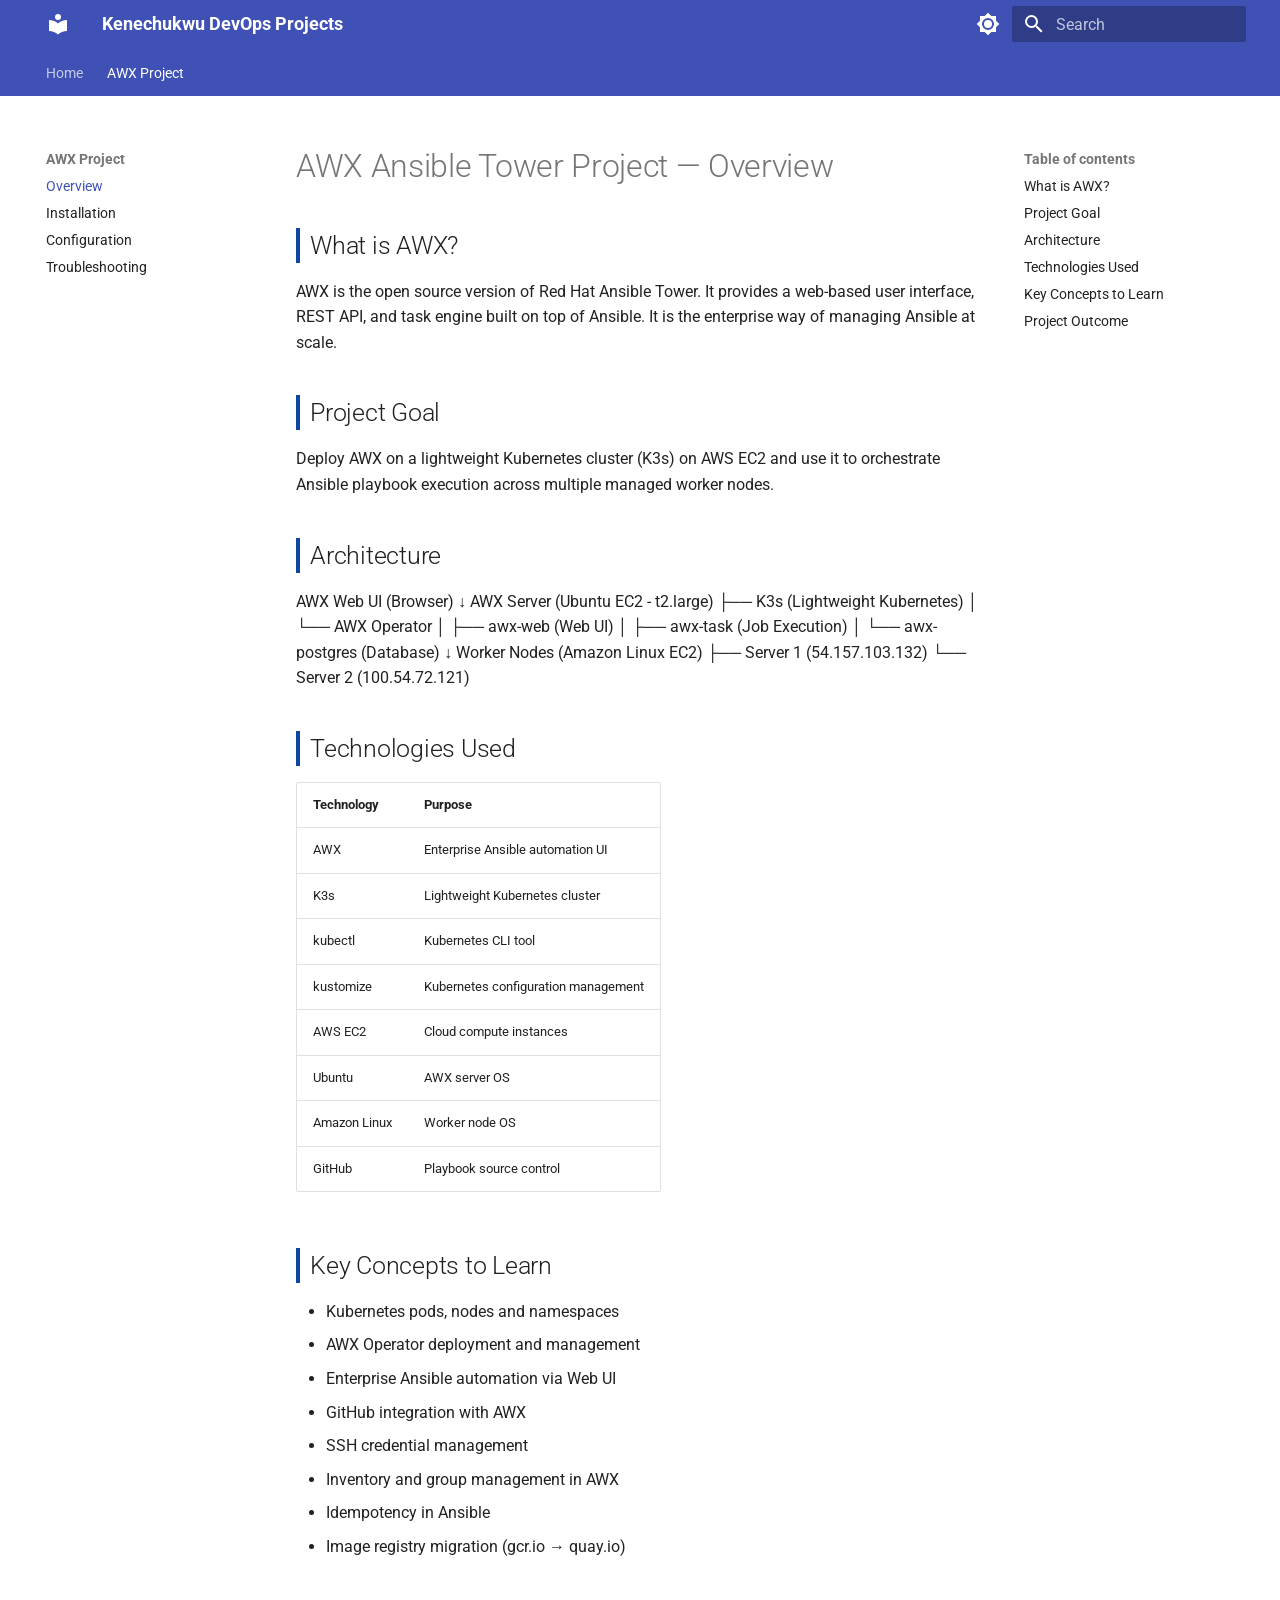
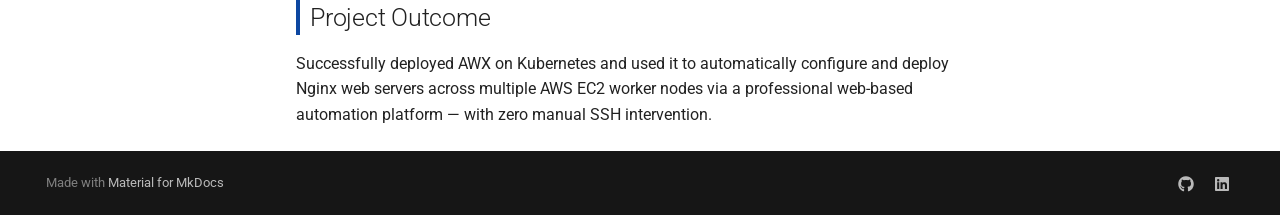
<file: site/awx/overview/index.html>
<!doctype html>
<html lang="en" class="no-js">
  <head>
    
      <meta charset="utf-8">
      <meta name="viewport" content="width=device-width,initial-scale=1">
      
        <meta name="description" content="DevOps Engineering Projects & Documentation">
      
      
        <meta name="author" content="Anyaragbu Kenechukwu Nnaemeka">
      
      
      
        <link rel="prev" href="../..">
      
      
        <link rel="next" href="../installation/">
      
      
        
      
      
      <link rel="icon" href="../../assets/images/favicon.png">
      <meta name="generator" content="mkdocs-1.6.1, mkdocs-material-9.7.6">
    
    
      
        <title>Overview - Kenechukwu DevOps Projects</title>
      
    
    
      <link rel="stylesheet" href="../../assets/stylesheets/main.484c7ddc.min.css">
      
        
        <link rel="stylesheet" href="../../assets/stylesheets/palette.ab4e12ef.min.css">
      
      


    
    
      
    
    
      
        
        
        <link rel="preconnect" href="https://fonts.gstatic.com" crossorigin>
        <link rel="stylesheet" href="https://fonts.googleapis.com/css?family=Roboto:300,300i,400,400i,700,700i%7CRoboto+Mono:400,400i,700,700i&display=fallback">
        <style>:root{--md-text-font:"Roboto";--md-code-font:"Roboto Mono"}</style>
      
    
    
      <link rel="stylesheet" href="../../stylesheets/extra.css">
    
    <script>__md_scope=new URL("../..",location),__md_hash=e=>[...e].reduce(((e,_)=>(e<<5)-e+_.charCodeAt(0)),0),__md_get=(e,_=localStorage,t=__md_scope)=>JSON.parse(_.getItem(t.pathname+"."+e)),__md_set=(e,_,t=localStorage,a=__md_scope)=>{try{t.setItem(a.pathname+"."+e,JSON.stringify(_))}catch(e){}}</script>
    
      

    
    
  </head>
  
  
    
    
      
    
    
    
    
    <body dir="ltr" data-md-color-scheme="default" data-md-color-primary="indigo" data-md-color-accent="cyan">
  
    
    <input class="md-toggle" data-md-toggle="drawer" type="checkbox" id="__drawer" autocomplete="off">
    <input class="md-toggle" data-md-toggle="search" type="checkbox" id="__search" autocomplete="off">
    <label class="md-overlay" for="__drawer"></label>
    <div data-md-component="skip">
      
        
        <a href="#awx-ansible-tower-project-overview" class="md-skip">
          Skip to content
        </a>
      
    </div>
    <div data-md-component="announce">
      
    </div>
    
    
      

<header class="md-header" data-md-component="header">
  <nav class="md-header__inner md-grid" aria-label="Header">
    <a href="../.." title="Kenechukwu DevOps Projects" class="md-header__button md-logo" aria-label="Kenechukwu DevOps Projects" data-md-component="logo">
      
  
  <svg xmlns="http://www.w3.org/2000/svg" viewBox="0 0 24 24"><path d="M12 8a3 3 0 0 0 3-3 3 3 0 0 0-3-3 3 3 0 0 0-3 3 3 3 0 0 0 3 3m0 3.54C9.64 9.35 6.5 8 3 8v11c3.5 0 6.64 1.35 9 3.54 2.36-2.19 5.5-3.54 9-3.54V8c-3.5 0-6.64 1.35-9 3.54"/></svg>

    </a>
    <label class="md-header__button md-icon" for="__drawer">
      
      <svg xmlns="http://www.w3.org/2000/svg" viewBox="0 0 24 24"><path d="M3 6h18v2H3zm0 5h18v2H3zm0 5h18v2H3z"/></svg>
    </label>
    <div class="md-header__title" data-md-component="header-title">
      <div class="md-header__ellipsis">
        <div class="md-header__topic">
          <span class="md-ellipsis">
            Kenechukwu DevOps Projects
          </span>
        </div>
        <div class="md-header__topic" data-md-component="header-topic">
          <span class="md-ellipsis">
            
              Overview
            
          </span>
        </div>
      </div>
    </div>
    
      
        <form class="md-header__option" data-md-component="palette">
  
    
    
    
    <input class="md-option" data-md-color-media="" data-md-color-scheme="default" data-md-color-primary="indigo" data-md-color-accent="cyan"  aria-label="Switch to dark mode"  type="radio" name="__palette" id="__palette_0">
    
      <label class="md-header__button md-icon" title="Switch to dark mode" for="__palette_1" hidden>
        <svg xmlns="http://www.w3.org/2000/svg" viewBox="0 0 24 24"><path d="M12 8a4 4 0 0 0-4 4 4 4 0 0 0 4 4 4 4 0 0 0 4-4 4 4 0 0 0-4-4m0 10a6 6 0 0 1-6-6 6 6 0 0 1 6-6 6 6 0 0 1 6 6 6 6 0 0 1-6 6m8-9.31V4h-4.69L12 .69 8.69 4H4v4.69L.69 12 4 15.31V20h4.69L12 23.31 15.31 20H20v-4.69L23.31 12z"/></svg>
      </label>
    
  
    
    
    
    <input class="md-option" data-md-color-media="" data-md-color-scheme="slate" data-md-color-primary="indigo" data-md-color-accent="cyan"  aria-label="Switch to light mode"  type="radio" name="__palette" id="__palette_1">
    
      <label class="md-header__button md-icon" title="Switch to light mode" for="__palette_0" hidden>
        <svg xmlns="http://www.w3.org/2000/svg" viewBox="0 0 24 24"><path d="M12 18c-.89 0-1.74-.2-2.5-.55C11.56 16.5 13 14.42 13 12s-1.44-4.5-3.5-5.45C10.26 6.2 11.11 6 12 6a6 6 0 0 1 6 6 6 6 0 0 1-6 6m8-9.31V4h-4.69L12 .69 8.69 4H4v4.69L.69 12 4 15.31V20h4.69L12 23.31 15.31 20H20v-4.69L23.31 12z"/></svg>
      </label>
    
  
</form>
      
    
    
      <script>var palette=__md_get("__palette");if(palette&&palette.color){if("(prefers-color-scheme)"===palette.color.media){var media=matchMedia("(prefers-color-scheme: light)"),input=document.querySelector(media.matches?"[data-md-color-media='(prefers-color-scheme: light)']":"[data-md-color-media='(prefers-color-scheme: dark)']");palette.color.media=input.getAttribute("data-md-color-media"),palette.color.scheme=input.getAttribute("data-md-color-scheme"),palette.color.primary=input.getAttribute("data-md-color-primary"),palette.color.accent=input.getAttribute("data-md-color-accent")}for(var[key,value]of Object.entries(palette.color))document.body.setAttribute("data-md-color-"+key,value)}</script>
    
    
    
      
      
        <label class="md-header__button md-icon" for="__search">
          
          <svg xmlns="http://www.w3.org/2000/svg" viewBox="0 0 24 24"><path d="M9.5 3A6.5 6.5 0 0 1 16 9.5c0 1.61-.59 3.09-1.56 4.23l.27.27h.79l5 5-1.5 1.5-5-5v-.79l-.27-.27A6.52 6.52 0 0 1 9.5 16 6.5 6.5 0 0 1 3 9.5 6.5 6.5 0 0 1 9.5 3m0 2C7 5 5 7 5 9.5S7 14 9.5 14 14 12 14 9.5 12 5 9.5 5"/></svg>
        </label>
        <div class="md-search" data-md-component="search" role="dialog">
  <label class="md-search__overlay" for="__search"></label>
  <div class="md-search__inner" role="search">
    <form class="md-search__form" name="search">
      <input type="text" class="md-search__input" name="query" aria-label="Search" placeholder="Search" autocapitalize="off" autocorrect="off" autocomplete="off" spellcheck="false" data-md-component="search-query" required>
      <label class="md-search__icon md-icon" for="__search">
        
        <svg xmlns="http://www.w3.org/2000/svg" viewBox="0 0 24 24"><path d="M9.5 3A6.5 6.5 0 0 1 16 9.5c0 1.61-.59 3.09-1.56 4.23l.27.27h.79l5 5-1.5 1.5-5-5v-.79l-.27-.27A6.52 6.52 0 0 1 9.5 16 6.5 6.5 0 0 1 3 9.5 6.5 6.5 0 0 1 9.5 3m0 2C7 5 5 7 5 9.5S7 14 9.5 14 14 12 14 9.5 12 5 9.5 5"/></svg>
        
        <svg xmlns="http://www.w3.org/2000/svg" viewBox="0 0 24 24"><path d="M20 11v2H8l5.5 5.5-1.42 1.42L4.16 12l7.92-7.92L13.5 5.5 8 11z"/></svg>
      </label>
      <nav class="md-search__options" aria-label="Search">
        
        <button type="reset" class="md-search__icon md-icon" title="Clear" aria-label="Clear" tabindex="-1">
          
          <svg xmlns="http://www.w3.org/2000/svg" viewBox="0 0 24 24"><path d="M19 6.41 17.59 5 12 10.59 6.41 5 5 6.41 10.59 12 5 17.59 6.41 19 12 13.41 17.59 19 19 17.59 13.41 12z"/></svg>
        </button>
      </nav>
      
        <div class="md-search__suggest" data-md-component="search-suggest"></div>
      
    </form>
    <div class="md-search__output">
      <div class="md-search__scrollwrap" tabindex="0" data-md-scrollfix>
        <div class="md-search-result" data-md-component="search-result">
          <div class="md-search-result__meta">
            Initializing search
          </div>
          <ol class="md-search-result__list" role="presentation"></ol>
        </div>
      </div>
    </div>
  </div>
</div>
      
    
    
  </nav>
  
</header>
    
    <div class="md-container" data-md-component="container">
      
      
        
          
            
<nav class="md-tabs" aria-label="Tabs" data-md-component="tabs">
  <div class="md-grid">
    <ul class="md-tabs__list">
      
        
  
  
  
  
    <li class="md-tabs__item">
      <a href="../.." class="md-tabs__link">
        
  
  
    
  
  Home

      </a>
    </li>
  

      
        
  
  
  
    
  
  
    
    
      <li class="md-tabs__item md-tabs__item--active">
        <a href="./" class="md-tabs__link">
          
  
  
  AWX Project

        </a>
      </li>
    
  

      
    </ul>
  </div>
</nav>
          
        
      
      <main class="md-main" data-md-component="main">
        <div class="md-main__inner md-grid">
          
            
              
              <div class="md-sidebar md-sidebar--primary" data-md-component="sidebar" data-md-type="navigation" >
                <div class="md-sidebar__scrollwrap">
                  <div class="md-sidebar__inner">
                    


  


<nav class="md-nav md-nav--primary md-nav--lifted" aria-label="Navigation" data-md-level="0">
  <label class="md-nav__title" for="__drawer">
    <a href="../.." title="Kenechukwu DevOps Projects" class="md-nav__button md-logo" aria-label="Kenechukwu DevOps Projects" data-md-component="logo">
      
  
  <svg xmlns="http://www.w3.org/2000/svg" viewBox="0 0 24 24"><path d="M12 8a3 3 0 0 0 3-3 3 3 0 0 0-3-3 3 3 0 0 0-3 3 3 3 0 0 0 3 3m0 3.54C9.64 9.35 6.5 8 3 8v11c3.5 0 6.64 1.35 9 3.54 2.36-2.19 5.5-3.54 9-3.54V8c-3.5 0-6.64 1.35-9 3.54"/></svg>

    </a>
    Kenechukwu DevOps Projects
  </label>
  
  <ul class="md-nav__list" data-md-scrollfix>
    
      
      
  
  
  
  
    <li class="md-nav__item">
      <a href="../.." class="md-nav__link">
        
  
  
  <span class="md-ellipsis">
    
  
    Home
  

    
  </span>
  
  

      </a>
    </li>
  

    
      
      
  
  
    
  
  
  
    
    
    
    
      
        
        
      
      
        
      
    
    
    <li class="md-nav__item md-nav__item--active md-nav__item--section md-nav__item--nested">
      
        
        
        <input class="md-nav__toggle md-toggle " type="checkbox" id="__nav_2" checked>
        
          
          <label class="md-nav__link" for="__nav_2" id="__nav_2_label" tabindex="">
            
  
  
  <span class="md-ellipsis">
    
  
    AWX Project
  

    
  </span>
  
  

            <span class="md-nav__icon md-icon"></span>
          </label>
        
        <nav class="md-nav" data-md-level="1" aria-labelledby="__nav_2_label" aria-expanded="true">
          <label class="md-nav__title" for="__nav_2">
            <span class="md-nav__icon md-icon"></span>
            
  
    AWX Project
  

          </label>
          <ul class="md-nav__list" data-md-scrollfix>
            
              
                
  
  
    
  
  
  
    <li class="md-nav__item md-nav__item--active">
      
      <input class="md-nav__toggle md-toggle" type="checkbox" id="__toc">
      
      
        
      
      
        <label class="md-nav__link md-nav__link--active" for="__toc">
          
  
  
  <span class="md-ellipsis">
    
  
    Overview
  

    
  </span>
  
  

          <span class="md-nav__icon md-icon"></span>
        </label>
      
      <a href="./" class="md-nav__link md-nav__link--active">
        
  
  
  <span class="md-ellipsis">
    
  
    Overview
  

    
  </span>
  
  

      </a>
      
        

<nav class="md-nav md-nav--secondary" aria-label="Table of contents">
  
  
  
    
  
  
    <label class="md-nav__title" for="__toc">
      <span class="md-nav__icon md-icon"></span>
      Table of contents
    </label>
    <ul class="md-nav__list" data-md-component="toc" data-md-scrollfix>
      
        <li class="md-nav__item">
  <a href="#what-is-awx" class="md-nav__link">
    <span class="md-ellipsis">
      
        What is AWX?
      
    </span>
  </a>
  
</li>
      
        <li class="md-nav__item">
  <a href="#project-goal" class="md-nav__link">
    <span class="md-ellipsis">
      
        Project Goal
      
    </span>
  </a>
  
</li>
      
        <li class="md-nav__item">
  <a href="#architecture" class="md-nav__link">
    <span class="md-ellipsis">
      
        Architecture
      
    </span>
  </a>
  
</li>
      
        <li class="md-nav__item">
  <a href="#technologies-used" class="md-nav__link">
    <span class="md-ellipsis">
      
        Technologies Used
      
    </span>
  </a>
  
</li>
      
        <li class="md-nav__item">
  <a href="#key-concepts-to-learn" class="md-nav__link">
    <span class="md-ellipsis">
      
        Key Concepts to Learn
      
    </span>
  </a>
  
</li>
      
        <li class="md-nav__item">
  <a href="#project-outcome" class="md-nav__link">
    <span class="md-ellipsis">
      
        Project Outcome
      
    </span>
  </a>
  
</li>
      
    </ul>
  
</nav>
      
    </li>
  

              
            
              
                
  
  
  
  
    <li class="md-nav__item">
      <a href="../installation/" class="md-nav__link">
        
  
  
  <span class="md-ellipsis">
    
  
    Installation
  

    
  </span>
  
  

      </a>
    </li>
  

              
            
              
                
  
  
  
  
    <li class="md-nav__item">
      <a href="../configuration/" class="md-nav__link">
        
  
  
  <span class="md-ellipsis">
    
  
    Configuration
  

    
  </span>
  
  

      </a>
    </li>
  

              
            
              
                
  
  
  
  
    <li class="md-nav__item">
      <a href="../troubleshooting/" class="md-nav__link">
        
  
  
  <span class="md-ellipsis">
    
  
    Troubleshooting
  

    
  </span>
  
  

      </a>
    </li>
  

              
            
          </ul>
        </nav>
      
    </li>
  

    
  </ul>
</nav>
                  </div>
                </div>
              </div>
            
            
              
              <div class="md-sidebar md-sidebar--secondary" data-md-component="sidebar" data-md-type="toc" >
                <div class="md-sidebar__scrollwrap">
                  <div class="md-sidebar__inner">
                    

<nav class="md-nav md-nav--secondary" aria-label="Table of contents">
  
  
  
    
  
  
    <label class="md-nav__title" for="__toc">
      <span class="md-nav__icon md-icon"></span>
      Table of contents
    </label>
    <ul class="md-nav__list" data-md-component="toc" data-md-scrollfix>
      
        <li class="md-nav__item">
  <a href="#what-is-awx" class="md-nav__link">
    <span class="md-ellipsis">
      
        What is AWX?
      
    </span>
  </a>
  
</li>
      
        <li class="md-nav__item">
  <a href="#project-goal" class="md-nav__link">
    <span class="md-ellipsis">
      
        Project Goal
      
    </span>
  </a>
  
</li>
      
        <li class="md-nav__item">
  <a href="#architecture" class="md-nav__link">
    <span class="md-ellipsis">
      
        Architecture
      
    </span>
  </a>
  
</li>
      
        <li class="md-nav__item">
  <a href="#technologies-used" class="md-nav__link">
    <span class="md-ellipsis">
      
        Technologies Used
      
    </span>
  </a>
  
</li>
      
        <li class="md-nav__item">
  <a href="#key-concepts-to-learn" class="md-nav__link">
    <span class="md-ellipsis">
      
        Key Concepts to Learn
      
    </span>
  </a>
  
</li>
      
        <li class="md-nav__item">
  <a href="#project-outcome" class="md-nav__link">
    <span class="md-ellipsis">
      
        Project Outcome
      
    </span>
  </a>
  
</li>
      
    </ul>
  
</nav>
                  </div>
                </div>
              </div>
            
          
          
            <div class="md-content" data-md-component="content">
              
              <article class="md-content__inner md-typeset">
                
                  



<h1 id="awx-ansible-tower-project-overview">AWX Ansible Tower Project — Overview<a class="headerlink" href="#awx-ansible-tower-project-overview" title="Permanent link">&para;</a></h1>
<h2 id="what-is-awx">What is AWX?<a class="headerlink" href="#what-is-awx" title="Permanent link">&para;</a></h2>
<p>AWX is the open source version of Red Hat Ansible Tower. It provides
a web-based user interface, REST API, and task engine built on top
of Ansible. It is the enterprise way of managing Ansible at scale.</p>
<h2 id="project-goal">Project Goal<a class="headerlink" href="#project-goal" title="Permanent link">&para;</a></h2>
<p>Deploy AWX on a lightweight Kubernetes cluster (K3s) on AWS EC2
and use it to orchestrate Ansible playbook execution across
multiple managed worker nodes.</p>
<h2 id="architecture">Architecture<a class="headerlink" href="#architecture" title="Permanent link">&para;</a></h2>
<p>AWX Web UI (Browser)
↓
AWX Server (Ubuntu EC2 - t2.large)
├── K3s (Lightweight Kubernetes)
│     └── AWX Operator
│           ├── awx-web     (Web UI)
│           ├── awx-task    (Job Execution)
│           └── awx-postgres (Database)
↓
Worker Nodes (Amazon Linux EC2)
├── Server 1 (54.157.103.132)
└── Server 2 (100.54.72.121)</p>
<h2 id="technologies-used">Technologies Used<a class="headerlink" href="#technologies-used" title="Permanent link">&para;</a></h2>
<table>
<thead>
<tr>
<th>Technology</th>
<th>Purpose</th>
</tr>
</thead>
<tbody>
<tr>
<td>AWX</td>
<td>Enterprise Ansible automation UI</td>
</tr>
<tr>
<td>K3s</td>
<td>Lightweight Kubernetes cluster</td>
</tr>
<tr>
<td>kubectl</td>
<td>Kubernetes CLI tool</td>
</tr>
<tr>
<td>kustomize</td>
<td>Kubernetes configuration management</td>
</tr>
<tr>
<td>AWS EC2</td>
<td>Cloud compute instances</td>
</tr>
<tr>
<td>Ubuntu</td>
<td>AWX server OS</td>
</tr>
<tr>
<td>Amazon Linux</td>
<td>Worker node OS</td>
</tr>
<tr>
<td>GitHub</td>
<td>Playbook source control</td>
</tr>
</tbody>
</table>
<h2 id="key-concepts-to-learn">Key Concepts to Learn<a class="headerlink" href="#key-concepts-to-learn" title="Permanent link">&para;</a></h2>
<ul>
<li>Kubernetes pods, nodes and namespaces</li>
<li>AWX Operator deployment and management</li>
<li>Enterprise Ansible automation via Web UI</li>
<li>GitHub integration with AWX</li>
<li>SSH credential management</li>
<li>Inventory and group management in AWX</li>
<li>Idempotency in Ansible</li>
<li>Image registry migration (gcr.io → quay.io)</li>
</ul>
<h2 id="project-outcome">Project Outcome<a class="headerlink" href="#project-outcome" title="Permanent link">&para;</a></h2>
<p>Successfully deployed AWX on Kubernetes and used it to
automatically configure and deploy Nginx web servers across
multiple AWS EC2 worker nodes via a professional web-based
automation platform — with zero manual SSH intervention.</p>












                
              </article>
            </div>
          
          
<script>var target=document.getElementById(location.hash.slice(1));target&&target.name&&(target.checked=target.name.startsWith("__tabbed_"))</script>
        </div>
        
          <button type="button" class="md-top md-icon" data-md-component="top" hidden>
  
  <svg xmlns="http://www.w3.org/2000/svg" viewBox="0 0 24 24"><path d="M13 20h-2V8l-5.5 5.5-1.42-1.42L12 4.16l7.92 7.92-1.42 1.42L13 8z"/></svg>
  Back to top
</button>
        
      </main>
      
        <footer class="md-footer">
  
  <div class="md-footer-meta md-typeset">
    <div class="md-footer-meta__inner md-grid">
      <div class="md-copyright">
  
  
    Made with
    <a href="https://squidfunk.github.io/mkdocs-material/" target="_blank" rel="noopener">
      Material for MkDocs
    </a>
  
</div>
      
        
<div class="md-social">
  
    
    
    
    
      
      
    
    <a href="https://github.com/keneanyaragbu" target="_blank" rel="noopener" title="github.com" class="md-social__link">
      <svg xmlns="http://www.w3.org/2000/svg" viewBox="0 0 512 512"><!--! Font Awesome Free 7.1.0 by @fontawesome - https://fontawesome.com License - https://fontawesome.com/license/free (Icons: CC BY 4.0, Fonts: SIL OFL 1.1, Code: MIT License) Copyright 2025 Fonticons, Inc.--><path d="M173.9 397.4c0 2-2.3 3.6-5.2 3.6-3.3.3-5.6-1.3-5.6-3.6 0-2 2.3-3.6 5.2-3.6 3-.3 5.6 1.3 5.6 3.6m-31.1-4.5c-.7 2 1.3 4.3 4.3 4.9 2.6 1 5.6 0 6.2-2s-1.3-4.3-4.3-5.2c-2.6-.7-5.5.3-6.2 2.3m44.2-1.7c-2.9.7-4.9 2.6-4.6 4.9.3 2 2.9 3.3 5.9 2.6 2.9-.7 4.9-2.6 4.6-4.6-.3-1.9-3-3.2-5.9-2.9M252.8 8C114.1 8 8 113.3 8 252c0 110.9 69.8 205.8 169.5 239.2 12.8 2.3 17.3-5.6 17.3-12.1 0-6.2-.3-40.4-.3-61.4 0 0-70 15-84.7-29.8 0 0-11.4-29.1-27.8-36.6 0 0-22.9-15.7 1.6-15.4 0 0 24.9 2 38.6 25.8 21.9 38.6 58.6 27.5 72.9 20.9 2.3-16 8.8-27.1 16-33.7-55.9-6.2-112.3-14.3-112.3-110.5 0-27.5 7.6-41.3 23.6-58.9-2.6-6.5-11.1-33.3 2.6-67.9 20.9-6.5 69 27 69 27 20-5.6 41.5-8.5 62.8-8.5s42.8 2.9 62.8 8.5c0 0 48.1-33.6 69-27 13.7 34.7 5.2 61.4 2.6 67.9 16 17.7 25.8 31.5 25.8 58.9 0 96.5-58.9 104.2-114.8 110.5 9.2 7.9 17 22.9 17 46.4 0 33.7-.3 75.4-.3 83.6 0 6.5 4.6 14.4 17.3 12.1C436.2 457.8 504 362.9 504 252 504 113.3 391.5 8 252.8 8M105.2 352.9c-1.3 1-1 3.3.7 5.2 1.6 1.6 3.9 2.3 5.2 1 1.3-1 1-3.3-.7-5.2-1.6-1.6-3.9-2.3-5.2-1m-10.8-8.1c-.7 1.3.3 2.9 2.3 3.9 1.6 1 3.6.7 4.3-.7.7-1.3-.3-2.9-2.3-3.9-2-.6-3.6-.3-4.3.7m32.4 35.6c-1.6 1.3-1 4.3 1.3 6.2 2.3 2.3 5.2 2.6 6.5 1 1.3-1.3.7-4.3-1.3-6.2-2.2-2.3-5.2-2.6-6.5-1m-11.4-14.7c-1.6 1-1.6 3.6 0 5.9s4.3 3.3 5.6 2.3c1.6-1.3 1.6-3.9 0-6.2-1.4-2.3-4-3.3-5.6-2"/></svg>
    </a>
  
    
    
    
    
      
      
    
    <a href="https://www.linkedin.com/in/kenechukwu-anyaragbu" target="_blank" rel="noopener" title="www.linkedin.com" class="md-social__link">
      <svg xmlns="http://www.w3.org/2000/svg" viewBox="0 0 448 512"><!--! Font Awesome Free 7.1.0 by @fontawesome - https://fontawesome.com License - https://fontawesome.com/license/free (Icons: CC BY 4.0, Fonts: SIL OFL 1.1, Code: MIT License) Copyright 2025 Fonticons, Inc.--><path d="M416 32H31.9C14.3 32 0 46.5 0 64.3v383.4C0 465.5 14.3 480 31.9 480H416c17.6 0 32-14.5 32-32.3V64.3c0-17.8-14.4-32.3-32-32.3M135.4 416H69V202.2h66.5V416zM102.2 96a38.5 38.5 0 1 1 0 77 38.5 38.5 0 1 1 0-77m282.1 320h-66.4V312c0-24.8-.5-56.7-34.5-56.7-34.6 0-39.9 27-39.9 54.9V416h-66.4V202.2h63.7v29.2h.9c8.9-16.8 30.6-34.5 62.9-34.5 67.2 0 79.7 44.3 79.7 101.9z"/></svg>
    </a>
  
</div>
      
    </div>
  </div>
</footer>
      
    </div>
    <div class="md-dialog" data-md-component="dialog">
      <div class="md-dialog__inner md-typeset"></div>
    </div>
    
    
    
      
      
      <script id="__config" type="application/json">{"annotate": null, "base": "../..", "features": ["navigation.tabs", "navigation.sections", "navigation.top", "search.suggest", "search.highlight", "content.code.copy"], "search": "../../assets/javascripts/workers/search.2c215733.min.js", "tags": null, "translations": {"clipboard.copied": "Copied to clipboard", "clipboard.copy": "Copy to clipboard", "search.result.more.one": "1 more on this page", "search.result.more.other": "# more on this page", "search.result.none": "No matching documents", "search.result.one": "1 matching document", "search.result.other": "# matching documents", "search.result.placeholder": "Type to start searching", "search.result.term.missing": "Missing", "select.version": "Select version"}, "version": null}</script>
    
    
      <script src="../../assets/javascripts/bundle.79ae519e.min.js"></script>
      
    
  </body>
</html>
</file>
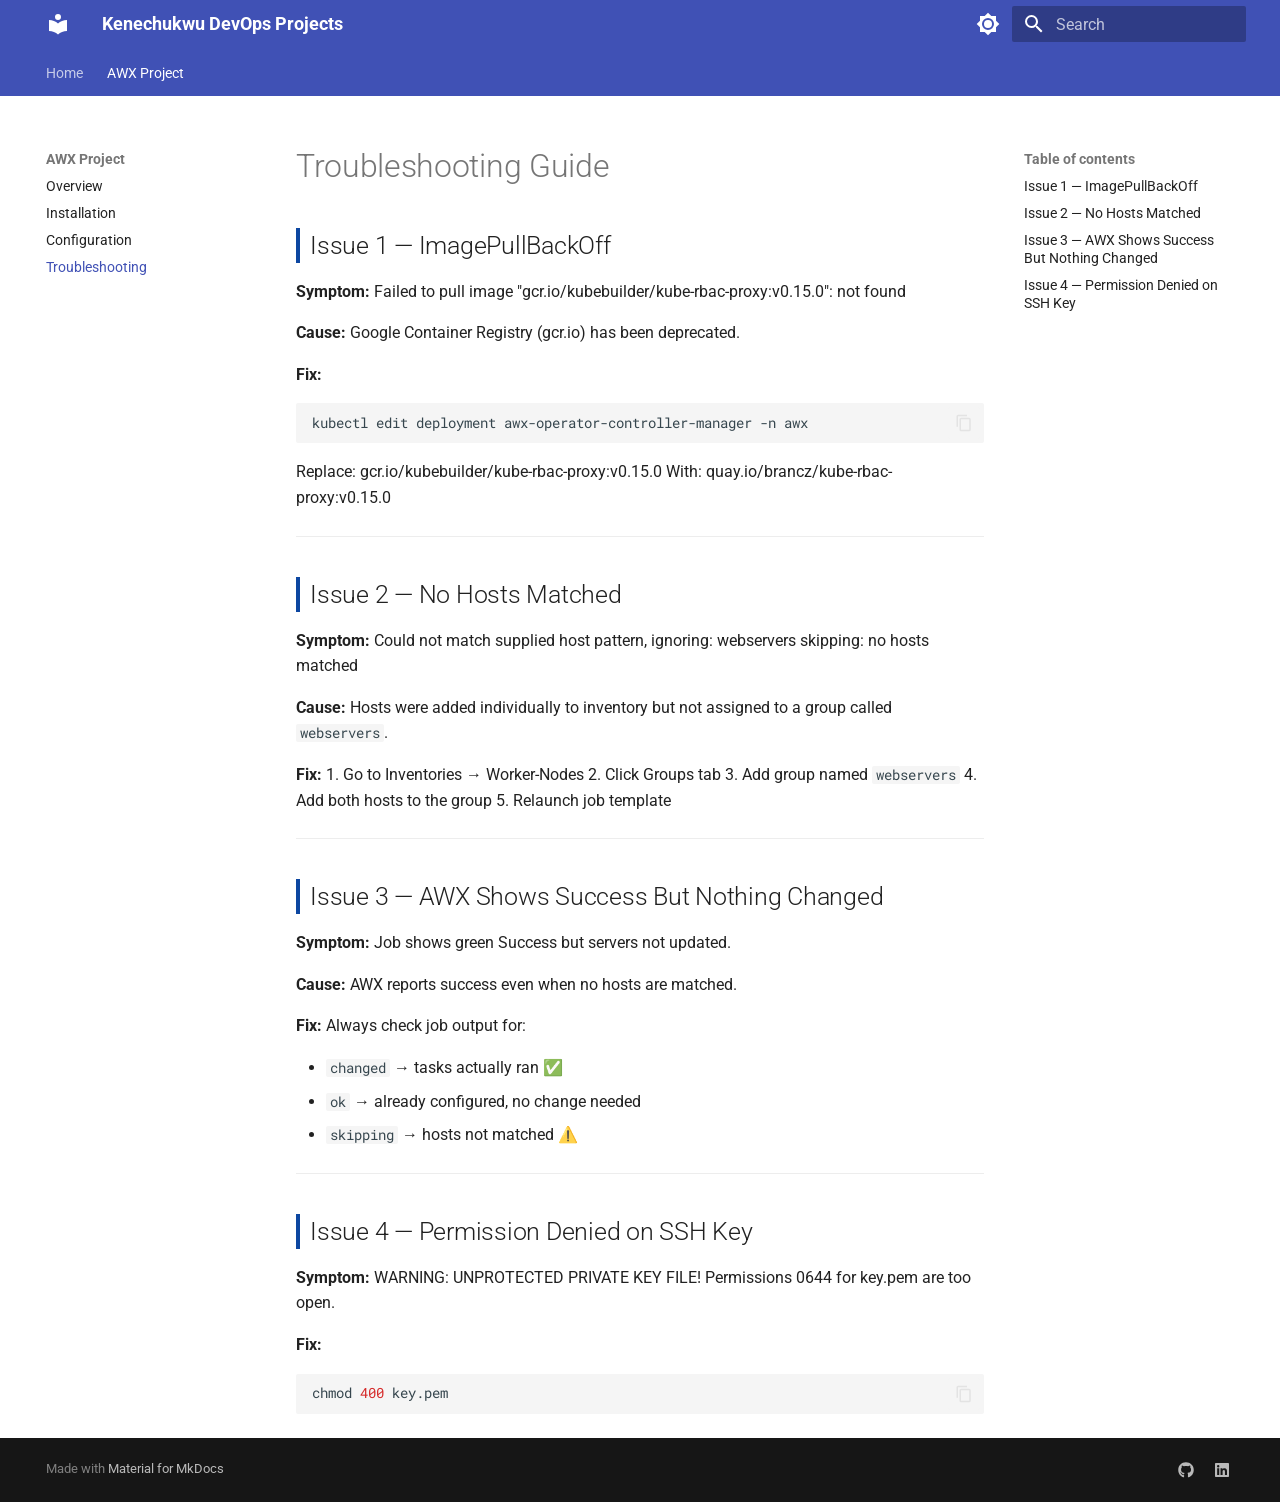
<file: site/awx/troubleshooting/index.html>
<!doctype html>
<html lang="en" class="no-js">
  <head>
    
      <meta charset="utf-8">
      <meta name="viewport" content="width=device-width,initial-scale=1">
      
        <meta name="description" content="DevOps Engineering Projects & Documentation">
      
      
        <meta name="author" content="Anyaragbu Kenechukwu Nnaemeka">
      
      
      
        <link rel="prev" href="../configuration/">
      
      
      
        
      
      
      <link rel="icon" href="../../assets/images/favicon.png">
      <meta name="generator" content="mkdocs-1.6.1, mkdocs-material-9.7.6">
    
    
      
        <title>Troubleshooting - Kenechukwu DevOps Projects</title>
      
    
    
      <link rel="stylesheet" href="../../assets/stylesheets/main.484c7ddc.min.css">
      
        
        <link rel="stylesheet" href="../../assets/stylesheets/palette.ab4e12ef.min.css">
      
      


    
    
      
    
    
      
        
        
        <link rel="preconnect" href="https://fonts.gstatic.com" crossorigin>
        <link rel="stylesheet" href="https://fonts.googleapis.com/css?family=Roboto:300,300i,400,400i,700,700i%7CRoboto+Mono:400,400i,700,700i&display=fallback">
        <style>:root{--md-text-font:"Roboto";--md-code-font:"Roboto Mono"}</style>
      
    
    
      <link rel="stylesheet" href="../../stylesheets/extra.css">
    
    <script>__md_scope=new URL("../..",location),__md_hash=e=>[...e].reduce(((e,_)=>(e<<5)-e+_.charCodeAt(0)),0),__md_get=(e,_=localStorage,t=__md_scope)=>JSON.parse(_.getItem(t.pathname+"."+e)),__md_set=(e,_,t=localStorage,a=__md_scope)=>{try{t.setItem(a.pathname+"."+e,JSON.stringify(_))}catch(e){}}</script>
    
      

    
    
  </head>
  
  
    
    
      
    
    
    
    
    <body dir="ltr" data-md-color-scheme="default" data-md-color-primary="indigo" data-md-color-accent="cyan">
  
    
    <input class="md-toggle" data-md-toggle="drawer" type="checkbox" id="__drawer" autocomplete="off">
    <input class="md-toggle" data-md-toggle="search" type="checkbox" id="__search" autocomplete="off">
    <label class="md-overlay" for="__drawer"></label>
    <div data-md-component="skip">
      
        
        <a href="#troubleshooting-guide" class="md-skip">
          Skip to content
        </a>
      
    </div>
    <div data-md-component="announce">
      
    </div>
    
    
      

<header class="md-header" data-md-component="header">
  <nav class="md-header__inner md-grid" aria-label="Header">
    <a href="../.." title="Kenechukwu DevOps Projects" class="md-header__button md-logo" aria-label="Kenechukwu DevOps Projects" data-md-component="logo">
      
  
  <svg xmlns="http://www.w3.org/2000/svg" viewBox="0 0 24 24"><path d="M12 8a3 3 0 0 0 3-3 3 3 0 0 0-3-3 3 3 0 0 0-3 3 3 3 0 0 0 3 3m0 3.54C9.64 9.35 6.5 8 3 8v11c3.5 0 6.64 1.35 9 3.54 2.36-2.19 5.5-3.54 9-3.54V8c-3.5 0-6.64 1.35-9 3.54"/></svg>

    </a>
    <label class="md-header__button md-icon" for="__drawer">
      
      <svg xmlns="http://www.w3.org/2000/svg" viewBox="0 0 24 24"><path d="M3 6h18v2H3zm0 5h18v2H3zm0 5h18v2H3z"/></svg>
    </label>
    <div class="md-header__title" data-md-component="header-title">
      <div class="md-header__ellipsis">
        <div class="md-header__topic">
          <span class="md-ellipsis">
            Kenechukwu DevOps Projects
          </span>
        </div>
        <div class="md-header__topic" data-md-component="header-topic">
          <span class="md-ellipsis">
            
              Troubleshooting
            
          </span>
        </div>
      </div>
    </div>
    
      
        <form class="md-header__option" data-md-component="palette">
  
    
    
    
    <input class="md-option" data-md-color-media="" data-md-color-scheme="default" data-md-color-primary="indigo" data-md-color-accent="cyan"  aria-label="Switch to dark mode"  type="radio" name="__palette" id="__palette_0">
    
      <label class="md-header__button md-icon" title="Switch to dark mode" for="__palette_1" hidden>
        <svg xmlns="http://www.w3.org/2000/svg" viewBox="0 0 24 24"><path d="M12 8a4 4 0 0 0-4 4 4 4 0 0 0 4 4 4 4 0 0 0 4-4 4 4 0 0 0-4-4m0 10a6 6 0 0 1-6-6 6 6 0 0 1 6-6 6 6 0 0 1 6 6 6 6 0 0 1-6 6m8-9.31V4h-4.69L12 .69 8.69 4H4v4.69L.69 12 4 15.31V20h4.69L12 23.31 15.31 20H20v-4.69L23.31 12z"/></svg>
      </label>
    
  
    
    
    
    <input class="md-option" data-md-color-media="" data-md-color-scheme="slate" data-md-color-primary="indigo" data-md-color-accent="cyan"  aria-label="Switch to light mode"  type="radio" name="__palette" id="__palette_1">
    
      <label class="md-header__button md-icon" title="Switch to light mode" for="__palette_0" hidden>
        <svg xmlns="http://www.w3.org/2000/svg" viewBox="0 0 24 24"><path d="M12 18c-.89 0-1.74-.2-2.5-.55C11.56 16.5 13 14.42 13 12s-1.44-4.5-3.5-5.45C10.26 6.2 11.11 6 12 6a6 6 0 0 1 6 6 6 6 0 0 1-6 6m8-9.31V4h-4.69L12 .69 8.69 4H4v4.69L.69 12 4 15.31V20h4.69L12 23.31 15.31 20H20v-4.69L23.31 12z"/></svg>
      </label>
    
  
</form>
      
    
    
      <script>var palette=__md_get("__palette");if(palette&&palette.color){if("(prefers-color-scheme)"===palette.color.media){var media=matchMedia("(prefers-color-scheme: light)"),input=document.querySelector(media.matches?"[data-md-color-media='(prefers-color-scheme: light)']":"[data-md-color-media='(prefers-color-scheme: dark)']");palette.color.media=input.getAttribute("data-md-color-media"),palette.color.scheme=input.getAttribute("data-md-color-scheme"),palette.color.primary=input.getAttribute("data-md-color-primary"),palette.color.accent=input.getAttribute("data-md-color-accent")}for(var[key,value]of Object.entries(palette.color))document.body.setAttribute("data-md-color-"+key,value)}</script>
    
    
    
      
      
        <label class="md-header__button md-icon" for="__search">
          
          <svg xmlns="http://www.w3.org/2000/svg" viewBox="0 0 24 24"><path d="M9.5 3A6.5 6.5 0 0 1 16 9.5c0 1.61-.59 3.09-1.56 4.23l.27.27h.79l5 5-1.5 1.5-5-5v-.79l-.27-.27A6.52 6.52 0 0 1 9.5 16 6.5 6.5 0 0 1 3 9.5 6.5 6.5 0 0 1 9.5 3m0 2C7 5 5 7 5 9.5S7 14 9.5 14 14 12 14 9.5 12 5 9.5 5"/></svg>
        </label>
        <div class="md-search" data-md-component="search" role="dialog">
  <label class="md-search__overlay" for="__search"></label>
  <div class="md-search__inner" role="search">
    <form class="md-search__form" name="search">
      <input type="text" class="md-search__input" name="query" aria-label="Search" placeholder="Search" autocapitalize="off" autocorrect="off" autocomplete="off" spellcheck="false" data-md-component="search-query" required>
      <label class="md-search__icon md-icon" for="__search">
        
        <svg xmlns="http://www.w3.org/2000/svg" viewBox="0 0 24 24"><path d="M9.5 3A6.5 6.5 0 0 1 16 9.5c0 1.61-.59 3.09-1.56 4.23l.27.27h.79l5 5-1.5 1.5-5-5v-.79l-.27-.27A6.52 6.52 0 0 1 9.5 16 6.5 6.5 0 0 1 3 9.5 6.5 6.5 0 0 1 9.5 3m0 2C7 5 5 7 5 9.5S7 14 9.5 14 14 12 14 9.5 12 5 9.5 5"/></svg>
        
        <svg xmlns="http://www.w3.org/2000/svg" viewBox="0 0 24 24"><path d="M20 11v2H8l5.5 5.5-1.42 1.42L4.16 12l7.92-7.92L13.5 5.5 8 11z"/></svg>
      </label>
      <nav class="md-search__options" aria-label="Search">
        
        <button type="reset" class="md-search__icon md-icon" title="Clear" aria-label="Clear" tabindex="-1">
          
          <svg xmlns="http://www.w3.org/2000/svg" viewBox="0 0 24 24"><path d="M19 6.41 17.59 5 12 10.59 6.41 5 5 6.41 10.59 12 5 17.59 6.41 19 12 13.41 17.59 19 19 17.59 13.41 12z"/></svg>
        </button>
      </nav>
      
        <div class="md-search__suggest" data-md-component="search-suggest"></div>
      
    </form>
    <div class="md-search__output">
      <div class="md-search__scrollwrap" tabindex="0" data-md-scrollfix>
        <div class="md-search-result" data-md-component="search-result">
          <div class="md-search-result__meta">
            Initializing search
          </div>
          <ol class="md-search-result__list" role="presentation"></ol>
        </div>
      </div>
    </div>
  </div>
</div>
      
    
    
  </nav>
  
</header>
    
    <div class="md-container" data-md-component="container">
      
      
        
          
            
<nav class="md-tabs" aria-label="Tabs" data-md-component="tabs">
  <div class="md-grid">
    <ul class="md-tabs__list">
      
        
  
  
  
  
    <li class="md-tabs__item">
      <a href="../.." class="md-tabs__link">
        
  
  
    
  
  Home

      </a>
    </li>
  

      
        
  
  
  
    
  
  
    
    
      <li class="md-tabs__item md-tabs__item--active">
        <a href="../overview/" class="md-tabs__link">
          
  
  
  AWX Project

        </a>
      </li>
    
  

      
    </ul>
  </div>
</nav>
          
        
      
      <main class="md-main" data-md-component="main">
        <div class="md-main__inner md-grid">
          
            
              
              <div class="md-sidebar md-sidebar--primary" data-md-component="sidebar" data-md-type="navigation" >
                <div class="md-sidebar__scrollwrap">
                  <div class="md-sidebar__inner">
                    


  


<nav class="md-nav md-nav--primary md-nav--lifted" aria-label="Navigation" data-md-level="0">
  <label class="md-nav__title" for="__drawer">
    <a href="../.." title="Kenechukwu DevOps Projects" class="md-nav__button md-logo" aria-label="Kenechukwu DevOps Projects" data-md-component="logo">
      
  
  <svg xmlns="http://www.w3.org/2000/svg" viewBox="0 0 24 24"><path d="M12 8a3 3 0 0 0 3-3 3 3 0 0 0-3-3 3 3 0 0 0-3 3 3 3 0 0 0 3 3m0 3.54C9.64 9.35 6.5 8 3 8v11c3.5 0 6.64 1.35 9 3.54 2.36-2.19 5.5-3.54 9-3.54V8c-3.5 0-6.64 1.35-9 3.54"/></svg>

    </a>
    Kenechukwu DevOps Projects
  </label>
  
  <ul class="md-nav__list" data-md-scrollfix>
    
      
      
  
  
  
  
    <li class="md-nav__item">
      <a href="../.." class="md-nav__link">
        
  
  
  <span class="md-ellipsis">
    
  
    Home
  

    
  </span>
  
  

      </a>
    </li>
  

    
      
      
  
  
    
  
  
  
    
    
    
    
      
        
        
      
      
        
      
    
    
    <li class="md-nav__item md-nav__item--active md-nav__item--section md-nav__item--nested">
      
        
        
        <input class="md-nav__toggle md-toggle " type="checkbox" id="__nav_2" checked>
        
          
          <label class="md-nav__link" for="__nav_2" id="__nav_2_label" tabindex="">
            
  
  
  <span class="md-ellipsis">
    
  
    AWX Project
  

    
  </span>
  
  

            <span class="md-nav__icon md-icon"></span>
          </label>
        
        <nav class="md-nav" data-md-level="1" aria-labelledby="__nav_2_label" aria-expanded="true">
          <label class="md-nav__title" for="__nav_2">
            <span class="md-nav__icon md-icon"></span>
            
  
    AWX Project
  

          </label>
          <ul class="md-nav__list" data-md-scrollfix>
            
              
                
  
  
  
  
    <li class="md-nav__item">
      <a href="../overview/" class="md-nav__link">
        
  
  
  <span class="md-ellipsis">
    
  
    Overview
  

    
  </span>
  
  

      </a>
    </li>
  

              
            
              
                
  
  
  
  
    <li class="md-nav__item">
      <a href="../installation/" class="md-nav__link">
        
  
  
  <span class="md-ellipsis">
    
  
    Installation
  

    
  </span>
  
  

      </a>
    </li>
  

              
            
              
                
  
  
  
  
    <li class="md-nav__item">
      <a href="../configuration/" class="md-nav__link">
        
  
  
  <span class="md-ellipsis">
    
  
    Configuration
  

    
  </span>
  
  

      </a>
    </li>
  

              
            
              
                
  
  
    
  
  
  
    <li class="md-nav__item md-nav__item--active">
      
      <input class="md-nav__toggle md-toggle" type="checkbox" id="__toc">
      
      
        
      
      
        <label class="md-nav__link md-nav__link--active" for="__toc">
          
  
  
  <span class="md-ellipsis">
    
  
    Troubleshooting
  

    
  </span>
  
  

          <span class="md-nav__icon md-icon"></span>
        </label>
      
      <a href="./" class="md-nav__link md-nav__link--active">
        
  
  
  <span class="md-ellipsis">
    
  
    Troubleshooting
  

    
  </span>
  
  

      </a>
      
        

<nav class="md-nav md-nav--secondary" aria-label="Table of contents">
  
  
  
    
  
  
    <label class="md-nav__title" for="__toc">
      <span class="md-nav__icon md-icon"></span>
      Table of contents
    </label>
    <ul class="md-nav__list" data-md-component="toc" data-md-scrollfix>
      
        <li class="md-nav__item">
  <a href="#issue-1-imagepullbackoff" class="md-nav__link">
    <span class="md-ellipsis">
      
        Issue 1 — ImagePullBackOff
      
    </span>
  </a>
  
</li>
      
        <li class="md-nav__item">
  <a href="#issue-2-no-hosts-matched" class="md-nav__link">
    <span class="md-ellipsis">
      
        Issue 2 — No Hosts Matched
      
    </span>
  </a>
  
</li>
      
        <li class="md-nav__item">
  <a href="#issue-3-awx-shows-success-but-nothing-changed" class="md-nav__link">
    <span class="md-ellipsis">
      
        Issue 3 — AWX Shows Success But Nothing Changed
      
    </span>
  </a>
  
</li>
      
        <li class="md-nav__item">
  <a href="#issue-4-permission-denied-on-ssh-key" class="md-nav__link">
    <span class="md-ellipsis">
      
        Issue 4 — Permission Denied on SSH Key
      
    </span>
  </a>
  
</li>
      
    </ul>
  
</nav>
      
    </li>
  

              
            
          </ul>
        </nav>
      
    </li>
  

    
  </ul>
</nav>
                  </div>
                </div>
              </div>
            
            
              
              <div class="md-sidebar md-sidebar--secondary" data-md-component="sidebar" data-md-type="toc" >
                <div class="md-sidebar__scrollwrap">
                  <div class="md-sidebar__inner">
                    

<nav class="md-nav md-nav--secondary" aria-label="Table of contents">
  
  
  
    
  
  
    <label class="md-nav__title" for="__toc">
      <span class="md-nav__icon md-icon"></span>
      Table of contents
    </label>
    <ul class="md-nav__list" data-md-component="toc" data-md-scrollfix>
      
        <li class="md-nav__item">
  <a href="#issue-1-imagepullbackoff" class="md-nav__link">
    <span class="md-ellipsis">
      
        Issue 1 — ImagePullBackOff
      
    </span>
  </a>
  
</li>
      
        <li class="md-nav__item">
  <a href="#issue-2-no-hosts-matched" class="md-nav__link">
    <span class="md-ellipsis">
      
        Issue 2 — No Hosts Matched
      
    </span>
  </a>
  
</li>
      
        <li class="md-nav__item">
  <a href="#issue-3-awx-shows-success-but-nothing-changed" class="md-nav__link">
    <span class="md-ellipsis">
      
        Issue 3 — AWX Shows Success But Nothing Changed
      
    </span>
  </a>
  
</li>
      
        <li class="md-nav__item">
  <a href="#issue-4-permission-denied-on-ssh-key" class="md-nav__link">
    <span class="md-ellipsis">
      
        Issue 4 — Permission Denied on SSH Key
      
    </span>
  </a>
  
</li>
      
    </ul>
  
</nav>
                  </div>
                </div>
              </div>
            
          
          
            <div class="md-content" data-md-component="content">
              
              <article class="md-content__inner md-typeset">
                
                  



<h1 id="troubleshooting-guide">Troubleshooting Guide<a class="headerlink" href="#troubleshooting-guide" title="Permanent link">&para;</a></h1>
<h2 id="issue-1-imagepullbackoff">Issue 1 — ImagePullBackOff<a class="headerlink" href="#issue-1-imagepullbackoff" title="Permanent link">&para;</a></h2>
<p><strong>Symptom:</strong>
Failed to pull image "gcr.io/kubebuilder/kube-rbac-proxy:v0.15.0": not found</p>
<p><strong>Cause:</strong>
Google Container Registry (gcr.io) has been deprecated.</p>
<p><strong>Fix:</strong>
<div class="highlight"><pre><span></span><code>kubectl<span class="w"> </span>edit<span class="w"> </span>deployment<span class="w"> </span>awx-operator-controller-manager<span class="w"> </span>-n<span class="w"> </span>awx
</code></pre></div>
Replace:
gcr.io/kubebuilder/kube-rbac-proxy:v0.15.0
With:
quay.io/brancz/kube-rbac-proxy:v0.15.0</p>
<hr />
<h2 id="issue-2-no-hosts-matched">Issue 2 — No Hosts Matched<a class="headerlink" href="#issue-2-no-hosts-matched" title="Permanent link">&para;</a></h2>
<p><strong>Symptom:</strong>
Could not match supplied host pattern, ignoring: webservers
skipping: no hosts matched</p>
<p><strong>Cause:</strong>
Hosts were added individually to inventory but not assigned to
a group called <code>webservers</code>.</p>
<p><strong>Fix:</strong>
1. Go to Inventories → Worker-Nodes
2. Click Groups tab
3. Add group named <code>webservers</code>
4. Add both hosts to the group
5. Relaunch job template</p>
<hr />
<h2 id="issue-3-awx-shows-success-but-nothing-changed">Issue 3 — AWX Shows Success But Nothing Changed<a class="headerlink" href="#issue-3-awx-shows-success-but-nothing-changed" title="Permanent link">&para;</a></h2>
<p><strong>Symptom:</strong>
Job shows green Success but servers not updated.</p>
<p><strong>Cause:</strong>
AWX reports success even when no hosts are matched.</p>
<p><strong>Fix:</strong>
Always check job output for:</p>
<ul>
<li><code>changed</code> → tasks actually ran ✅</li>
<li><code>ok</code> → already configured, no change needed</li>
<li><code>skipping</code> → hosts not matched ⚠️</li>
</ul>
<hr />
<h2 id="issue-4-permission-denied-on-ssh-key">Issue 4 — Permission Denied on SSH Key<a class="headerlink" href="#issue-4-permission-denied-on-ssh-key" title="Permanent link">&para;</a></h2>
<p><strong>Symptom:</strong>
WARNING: UNPROTECTED PRIVATE KEY FILE!
Permissions 0644 for key.pem are too open.</p>
<p><strong>Fix:</strong>
<div class="highlight"><pre><span></span><code>chmod<span class="w"> </span><span class="m">400</span><span class="w"> </span>key.pem
</code></pre></div></p>












                
              </article>
            </div>
          
          
<script>var target=document.getElementById(location.hash.slice(1));target&&target.name&&(target.checked=target.name.startsWith("__tabbed_"))</script>
        </div>
        
          <button type="button" class="md-top md-icon" data-md-component="top" hidden>
  
  <svg xmlns="http://www.w3.org/2000/svg" viewBox="0 0 24 24"><path d="M13 20h-2V8l-5.5 5.5-1.42-1.42L12 4.16l7.92 7.92-1.42 1.42L13 8z"/></svg>
  Back to top
</button>
        
      </main>
      
        <footer class="md-footer">
  
  <div class="md-footer-meta md-typeset">
    <div class="md-footer-meta__inner md-grid">
      <div class="md-copyright">
  
  
    Made with
    <a href="https://squidfunk.github.io/mkdocs-material/" target="_blank" rel="noopener">
      Material for MkDocs
    </a>
  
</div>
      
        
<div class="md-social">
  
    
    
    
    
      
      
    
    <a href="https://github.com/keneanyaragbu" target="_blank" rel="noopener" title="github.com" class="md-social__link">
      <svg xmlns="http://www.w3.org/2000/svg" viewBox="0 0 512 512"><!--! Font Awesome Free 7.1.0 by @fontawesome - https://fontawesome.com License - https://fontawesome.com/license/free (Icons: CC BY 4.0, Fonts: SIL OFL 1.1, Code: MIT License) Copyright 2025 Fonticons, Inc.--><path d="M173.9 397.4c0 2-2.3 3.6-5.2 3.6-3.3.3-5.6-1.3-5.6-3.6 0-2 2.3-3.6 5.2-3.6 3-.3 5.6 1.3 5.6 3.6m-31.1-4.5c-.7 2 1.3 4.3 4.3 4.9 2.6 1 5.6 0 6.2-2s-1.3-4.3-4.3-5.2c-2.6-.7-5.5.3-6.2 2.3m44.2-1.7c-2.9.7-4.9 2.6-4.6 4.9.3 2 2.9 3.3 5.9 2.6 2.9-.7 4.9-2.6 4.6-4.6-.3-1.9-3-3.2-5.9-2.9M252.8 8C114.1 8 8 113.3 8 252c0 110.9 69.8 205.8 169.5 239.2 12.8 2.3 17.3-5.6 17.3-12.1 0-6.2-.3-40.4-.3-61.4 0 0-70 15-84.7-29.8 0 0-11.4-29.1-27.8-36.6 0 0-22.9-15.7 1.6-15.4 0 0 24.9 2 38.6 25.8 21.9 38.6 58.6 27.5 72.9 20.9 2.3-16 8.8-27.1 16-33.7-55.9-6.2-112.3-14.3-112.3-110.5 0-27.5 7.6-41.3 23.6-58.9-2.6-6.5-11.1-33.3 2.6-67.9 20.9-6.5 69 27 69 27 20-5.6 41.5-8.5 62.8-8.5s42.8 2.9 62.8 8.5c0 0 48.1-33.6 69-27 13.7 34.7 5.2 61.4 2.6 67.9 16 17.7 25.8 31.5 25.8 58.9 0 96.5-58.9 104.2-114.8 110.5 9.2 7.9 17 22.9 17 46.4 0 33.7-.3 75.4-.3 83.6 0 6.5 4.6 14.4 17.3 12.1C436.2 457.8 504 362.9 504 252 504 113.3 391.5 8 252.8 8M105.2 352.9c-1.3 1-1 3.3.7 5.2 1.6 1.6 3.9 2.3 5.2 1 1.3-1 1-3.3-.7-5.2-1.6-1.6-3.9-2.3-5.2-1m-10.8-8.1c-.7 1.3.3 2.9 2.3 3.9 1.6 1 3.6.7 4.3-.7.7-1.3-.3-2.9-2.3-3.9-2-.6-3.6-.3-4.3.7m32.4 35.6c-1.6 1.3-1 4.3 1.3 6.2 2.3 2.3 5.2 2.6 6.5 1 1.3-1.3.7-4.3-1.3-6.2-2.2-2.3-5.2-2.6-6.5-1m-11.4-14.7c-1.6 1-1.6 3.6 0 5.9s4.3 3.3 5.6 2.3c1.6-1.3 1.6-3.9 0-6.2-1.4-2.3-4-3.3-5.6-2"/></svg>
    </a>
  
    
    
    
    
      
      
    
    <a href="https://www.linkedin.com/in/kenechukwu-anyaragbu" target="_blank" rel="noopener" title="www.linkedin.com" class="md-social__link">
      <svg xmlns="http://www.w3.org/2000/svg" viewBox="0 0 448 512"><!--! Font Awesome Free 7.1.0 by @fontawesome - https://fontawesome.com License - https://fontawesome.com/license/free (Icons: CC BY 4.0, Fonts: SIL OFL 1.1, Code: MIT License) Copyright 2025 Fonticons, Inc.--><path d="M416 32H31.9C14.3 32 0 46.5 0 64.3v383.4C0 465.5 14.3 480 31.9 480H416c17.6 0 32-14.5 32-32.3V64.3c0-17.8-14.4-32.3-32-32.3M135.4 416H69V202.2h66.5V416zM102.2 96a38.5 38.5 0 1 1 0 77 38.5 38.5 0 1 1 0-77m282.1 320h-66.4V312c0-24.8-.5-56.7-34.5-56.7-34.6 0-39.9 27-39.9 54.9V416h-66.4V202.2h63.7v29.2h.9c8.9-16.8 30.6-34.5 62.9-34.5 67.2 0 79.7 44.3 79.7 101.9z"/></svg>
    </a>
  
</div>
      
    </div>
  </div>
</footer>
      
    </div>
    <div class="md-dialog" data-md-component="dialog">
      <div class="md-dialog__inner md-typeset"></div>
    </div>
    
    
    
      
      
      <script id="__config" type="application/json">{"annotate": null, "base": "../..", "features": ["navigation.tabs", "navigation.sections", "navigation.top", "search.suggest", "search.highlight", "content.code.copy"], "search": "../../assets/javascripts/workers/search.2c215733.min.js", "tags": null, "translations": {"clipboard.copied": "Copied to clipboard", "clipboard.copy": "Copy to clipboard", "search.result.more.one": "1 more on this page", "search.result.more.other": "# more on this page", "search.result.none": "No matching documents", "search.result.one": "1 matching document", "search.result.other": "# matching documents", "search.result.placeholder": "Type to start searching", "search.result.term.missing": "Missing", "select.version": "Select version"}, "version": null}</script>
    
    
      <script src="../../assets/javascripts/bundle.79ae519e.min.js"></script>
      
    
  </body>
</html>
</file>
<file: stylesheets/extra.css>
/* Hero section on home page */
.hero {
  background: linear-gradient(135deg, #1a237e 0%, #0d47a1 50%, #01579b 100%);
  color: white;
  padding: 60px 20px;
  text-align: center;
  border-radius: 10px;
  margin-bottom: 30px;
}

.hero h1 {
  font-size: 2.5em;
  margin-bottom: 10px;
  color: white !important;
}

.hero p {
  font-size: 1.2em;
  opacity: 0.9;
}

/* Badge styling */
.badge {
  display: inline-block;
  padding: 4px 12px;
  border-radius: 20px;
  font-size: 0.85em;
  font-weight: bold;
  margin: 3px;
}

.badge-aws { background: #FF9900; color: white; }
.badge-azure { background: #0089D6; color: white; }
.badge-docker { background: #2496ED; color: white; }
.badge-k8s { background: #326CE5; color: white; }
.badge-ansible { background: #EE0000; color: white; }
.badge-jenkins { background: #D33833; color: white; }

/* Project cards */
.project-card {
  border: 1px solid #e0e0e0;
  border-radius: 8px;
  padding: 20px;
  margin: 10px 0;
  transition: transform 0.2s;
  box-shadow: 0 2px 4px rgba(0,0,0,0.1);
}

.project-card:hover {
  transform: translateY(-3px);
  box-shadow: 0 4px 12px rgba(0,0,0,0.15);
}

/* Section headers */
.md-typeset h2 {
  border-left: 4px solid #0d47a1;
  padding-left: 10px;
}
</file>
<file: site/stylesheets/extra.css>
/* Hero section on home page */
.hero {
  background: linear-gradient(135deg, #1a237e 0%, #0d47a1 50%, #01579b 100%);
  color: white;
  padding: 60px 20px;
  text-align: center;
  border-radius: 10px;
  margin-bottom: 30px;
}

.hero h1 {
  font-size: 2.5em;
  margin-bottom: 10px;
  color: white !important;
}

.hero p {
  font-size: 1.2em;
  opacity: 0.9;
}

/* Badge styling */
.badge {
  display: inline-block;
  padding: 4px 12px;
  border-radius: 20px;
  font-size: 0.85em;
  font-weight: bold;
  margin: 3px;
}

.badge-aws { background: #FF9900; color: white; }
.badge-azure { background: #0089D6; color: white; }
.badge-docker { background: #2496ED; color: white; }
.badge-k8s { background: #326CE5; color: white; }
.badge-ansible { background: #EE0000; color: white; }
.badge-jenkins { background: #D33833; color: white; }

/* Project cards */
.project-card {
  border: 1px solid #e0e0e0;
  border-radius: 8px;
  padding: 20px;
  margin: 10px 0;
  transition: transform 0.2s;
  box-shadow: 0 2px 4px rgba(0,0,0,0.1);
}

.project-card:hover {
  transform: translateY(-3px);
  box-shadow: 0 4px 12px rgba(0,0,0,0.15);
}

/* Section headers */
.md-typeset h2 {
  border-left: 4px solid #0d47a1;
  padding-left: 10px;
}
</file>
<file: assets/stylesheets/main.484c7ddc.min.css>
@charset "UTF-8";html{-webkit-text-size-adjust:none;-moz-text-size-adjust:none;text-size-adjust:none;box-sizing:border-box}*,:after,:before{box-sizing:inherit}@media (prefers-reduced-motion){*,:after,:before{transition:none!important}}body{margin:0}a,button,input,label{-webkit-tap-highlight-color:transparent}a{color:inherit;text-decoration:none}hr{border:0;box-sizing:initial;display:block;height:.05rem;overflow:visible;padding:0}small{font-size:80%}sub,sup{line-height:1em}img{border-style:none}table{border-collapse:initial;border-spacing:0}td,th{font-weight:400;vertical-align:top}button{background:#0000;border:0;font-family:inherit;font-size:inherit;margin:0;padding:0}input{border:0;outline:none}:root{--md-primary-fg-color:#4051b5;--md-primary-fg-color--light:#5d6cc0;--md-primary-fg-color--dark:#303fa1;--md-primary-bg-color:#fff;--md-primary-bg-color--light:#ffffffb3;--md-accent-fg-color:#526cfe;--md-accent-fg-color--transparent:#526cfe1a;--md-accent-bg-color:#fff;--md-accent-bg-color--light:#ffffffb3}[data-md-color-scheme=default]{color-scheme:light}[data-md-color-scheme=default] img[src$="#gh-dark-mode-only"],[data-md-color-scheme=default] img[src$="#only-dark"]{display:none}:root,[data-md-color-scheme=default]{--md-hue:225deg;--md-default-fg-color:#000000de;--md-default-fg-color--light:#0000008a;--md-default-fg-color--lighter:#00000052;--md-default-fg-color--lightest:#00000012;--md-default-bg-color:#fff;--md-default-bg-color--light:#ffffffb3;--md-default-bg-color--lighter:#ffffff4d;--md-default-bg-color--lightest:#ffffff1f;--md-code-fg-color:#36464e;--md-code-bg-color:#f5f5f5;--md-code-bg-color--light:#f5f5f5b3;--md-code-bg-color--lighter:#f5f5f54d;--md-code-hl-color:#4287ff;--md-code-hl-color--light:#4287ff1a;--md-code-hl-number-color:#d52a2a;--md-code-hl-special-color:#db1457;--md-code-hl-function-color:#a846b9;--md-code-hl-constant-color:#6e59d9;--md-code-hl-keyword-color:#3f6ec6;--md-code-hl-string-color:#1c7d4d;--md-code-hl-name-color:var(--md-code-fg-color);--md-code-hl-operator-color:var(--md-default-fg-color--light);--md-code-hl-punctuation-color:var(--md-default-fg-color--light);--md-code-hl-comment-color:var(--md-default-fg-color--light);--md-code-hl-generic-color:var(--md-default-fg-color--light);--md-code-hl-variable-color:var(--md-default-fg-color--light);--md-typeset-color:var(--md-default-fg-color);--md-typeset-a-color:var(--md-primary-fg-color);--md-typeset-del-color:#f5503d26;--md-typeset-ins-color:#0bd57026;--md-typeset-kbd-color:#fafafa;--md-typeset-kbd-accent-color:#fff;--md-typeset-kbd-border-color:#b8b8b8;--md-typeset-mark-color:#ffff0080;--md-typeset-table-color:#0000001f;--md-typeset-table-color--light:rgba(0,0,0,.035);--md-admonition-fg-color:var(--md-default-fg-color);--md-admonition-bg-color:var(--md-default-bg-color);--md-warning-fg-color:#000000de;--md-warning-bg-color:#ff9;--md-footer-fg-color:#fff;--md-footer-fg-color--light:#ffffffb3;--md-footer-fg-color--lighter:#ffffff73;--md-footer-bg-color:#000000de;--md-footer-bg-color--dark:#00000052;--md-shadow-z1:0 0.2rem 0.5rem #0000000d,0 0 0.05rem #0000001a;--md-shadow-z2:0 0.2rem 0.5rem #0000001a,0 0 0.05rem #00000040;--md-shadow-z3:0 0.2rem 0.5rem #0003,0 0 0.05rem #00000059}.md-icon svg{fill:currentcolor;display:block;height:1.2rem;width:1.2rem}body{-webkit-font-smoothing:antialiased;-moz-osx-font-smoothing:grayscale;--md-text-font-family:var(--md-text-font,_),-apple-system,BlinkMacSystemFont,Helvetica,Arial,sans-serif;--md-code-font-family:var(--md-code-font,_),SFMono-Regular,Consolas,Menlo,monospace}aside,body,input{font-feature-settings:"kern","liga";color:var(--md-typeset-color);font-family:var(--md-text-font-family)}code,kbd,pre{font-feature-settings:"kern";font-family:var(--md-code-font-family)}:root{--md-typeset-table-sort-icon:url('data:image/svg+xml;charset=utf-8,<svg xmlns="http://www.w3.org/2000/svg" viewBox="0 0 24 24"><path d="m18 21-4-4h3V7h-3l4-4 4 4h-3v10h3M2 19v-2h10v2M2 13v-2h7v2M2 7V5h4v2z"/></svg>');--md-typeset-table-sort-icon--asc:url('data:image/svg+xml;charset=utf-8,<svg xmlns="http://www.w3.org/2000/svg" viewBox="0 0 24 24"><path d="M19 17h3l-4 4-4-4h3V3h2M2 17h10v2H2M6 5v2H2V5m0 6h7v2H2z"/></svg>');--md-typeset-table-sort-icon--desc:url('data:image/svg+xml;charset=utf-8,<svg xmlns="http://www.w3.org/2000/svg" viewBox="0 0 24 24"><path d="M19 7h3l-4-4-4 4h3v14h2M2 17h10v2H2M6 5v2H2V5m0 6h7v2H2z"/></svg>')}.md-typeset{-webkit-print-color-adjust:exact;color-adjust:exact;font-size:.8rem;line-height:1.6;overflow-wrap:break-word}@media print{.md-typeset{font-size:.68rem}}.md-typeset blockquote,.md-typeset dl,.md-typeset figure,.md-typeset ol,.md-typeset pre,.md-typeset ul{margin-bottom:1em;margin-top:1em}.md-typeset h1{color:var(--md-default-fg-color--light);font-size:2em;line-height:1.3;margin:0 0 1.25em}.md-typeset h1,.md-typeset h2{font-weight:300;letter-spacing:-.01em}.md-typeset h2{font-size:1.5625em;line-height:1.4;margin:1.6em 0 .64em}.md-typeset h3{font-size:1.25em;font-weight:400;letter-spacing:-.01em;line-height:1.5;margin:1.6em 0 .8em}.md-typeset h2+h3{margin-top:.8em}.md-typeset h4{font-weight:700;letter-spacing:-.01em;margin:1em 0}.md-typeset h5,.md-typeset h6{color:var(--md-default-fg-color--light);font-size:.8em;font-weight:700;letter-spacing:-.01em;margin:1.25em 0}.md-typeset h5{text-transform:uppercase}.md-typeset h5 code{text-transform:none}.md-typeset hr{border-bottom:.05rem solid var(--md-default-fg-color--lightest);display:flow-root;margin:1.5em 0}.md-typeset a{color:var(--md-typeset-a-color);word-break:break-word}.md-typeset a,.md-typeset a:before{transition:color 125ms}.md-typeset a:focus,.md-typeset a:hover{color:var(--md-accent-fg-color)}.md-typeset a:focus code,.md-typeset a:hover code{background-color:var(--md-accent-fg-color--transparent);color:var(--md-accent-fg-color)}.md-typeset a code{color:var(--md-typeset-a-color)}.md-typeset a.focus-visible{outline-color:var(--md-accent-fg-color);outline-offset:.2rem}.md-typeset code,.md-typeset kbd,.md-typeset pre{color:var(--md-code-fg-color);direction:ltr;font-variant-ligatures:none;transition:background-color 125ms}@media print{.md-typeset code,.md-typeset kbd,.md-typeset pre{white-space:pre-wrap}}.md-typeset code{background-color:var(--md-code-bg-color);border-radius:.1rem;-webkit-box-decoration-break:clone;box-decoration-break:clone;font-size:.85em;padding:0 .2941176471em;transition:color 125ms,background-color 125ms;word-break:break-word}.md-typeset code:not(.focus-visible){-webkit-tap-highlight-color:transparent;outline:none}.md-typeset pre{display:flow-root;line-height:1.4;position:relative}.md-typeset pre>code{-webkit-box-decoration-break:slice;box-decoration-break:slice;box-shadow:none;display:block;margin:0;outline-color:var(--md-accent-fg-color);overflow:auto;padding:.7720588235em 1.1764705882em;scrollbar-color:var(--md-default-fg-color--lighter) #0000;scrollbar-width:thin;touch-action:auto;word-break:normal}.md-typeset pre>code:hover{scrollbar-color:var(--md-accent-fg-color) #0000}.md-typeset pre>code::-webkit-scrollbar{height:.2rem;width:.2rem}.md-typeset pre>code::-webkit-scrollbar-thumb{background-color:var(--md-default-fg-color--lighter)}.md-typeset pre>code::-webkit-scrollbar-thumb:hover{background-color:var(--md-accent-fg-color)}.md-typeset kbd{background-color:var(--md-typeset-kbd-color);border-radius:.1rem;box-shadow:0 .1rem 0 .05rem var(--md-typeset-kbd-border-color),0 .1rem 0 var(--md-typeset-kbd-border-color),0 -.1rem .2rem var(--md-typeset-kbd-accent-color) inset;color:var(--md-default-fg-color);display:inline-block;font-size:.75em;padding:0 .6666666667em;vertical-align:text-top;word-break:break-word}.md-typeset mark{background-color:var(--md-typeset-mark-color);-webkit-box-decoration-break:clone;box-decoration-break:clone;color:inherit;word-break:break-word}.md-typeset abbr{cursor:help;text-decoration:none}.md-typeset [data-preview],.md-typeset abbr{border-bottom:.05rem dotted var(--md-default-fg-color--light)}.md-typeset small{opacity:.75}[dir=ltr] .md-typeset sub,[dir=ltr] .md-typeset sup{margin-left:.078125em}[dir=rtl] .md-typeset sub,[dir=rtl] .md-typeset sup{margin-right:.078125em}[dir=ltr] .md-typeset blockquote{padding-left:.6rem}[dir=rtl] .md-typeset blockquote{padding-right:.6rem}[dir=ltr] .md-typeset blockquote{border-left:.2rem solid var(--md-default-fg-color--lighter)}[dir=rtl] .md-typeset blockquote{border-right:.2rem solid var(--md-default-fg-color--lighter)}.md-typeset blockquote{color:var(--md-default-fg-color--light);margin-left:0;margin-right:0}.md-typeset ul{list-style-type:disc}.md-typeset ul[type]{list-style-type:revert-layer}[dir=ltr] .md-typeset ol,[dir=ltr] .md-typeset ul{margin-left:.625em}[dir=rtl] .md-typeset ol,[dir=rtl] .md-typeset ul{margin-right:.625em}.md-typeset ol,.md-typeset ul{padding:0}.md-typeset ol:not([hidden]),.md-typeset ul:not([hidden]){display:flow-root}.md-typeset ol ol,.md-typeset ul ol{list-style-type:lower-alpha}.md-typeset ol ol ol,.md-typeset ul ol ol{list-style-type:lower-roman}.md-typeset ol ol ol ol,.md-typeset ul ol ol ol{list-style-type:upper-alpha}.md-typeset ol ol ol ol ol,.md-typeset ul ol ol ol ol{list-style-type:upper-roman}.md-typeset ol[type],.md-typeset ul[type]{list-style-type:revert-layer}[dir=ltr] .md-typeset ol li,[dir=ltr] .md-typeset ul li{margin-left:1.25em}[dir=rtl] .md-typeset ol li,[dir=rtl] .md-typeset ul li{margin-right:1.25em}.md-typeset ol li,.md-typeset ul li{margin-bottom:.5em}.md-typeset ol li blockquote,.md-typeset ol li p,.md-typeset ul li blockquote,.md-typeset ul li p{margin:.5em 0}.md-typeset ol li:last-child,.md-typeset ul li:last-child{margin-bottom:0}[dir=ltr] .md-typeset ol li ol,[dir=ltr] .md-typeset ol li ul,[dir=ltr] .md-typeset ul li ol,[dir=ltr] .md-typeset ul li ul{margin-left:.625em}[dir=rtl] .md-typeset ol li ol,[dir=rtl] .md-typeset ol li ul,[dir=rtl] .md-typeset ul li ol,[dir=rtl] .md-typeset ul li ul{margin-right:.625em}.md-typeset ol li ol,.md-typeset ol li ul,.md-typeset ul li ol,.md-typeset ul li ul{margin-bottom:.5em;margin-top:.5em}[dir=ltr] .md-typeset dd{margin-left:1.875em}[dir=rtl] .md-typeset dd{margin-right:1.875em}.md-typeset dd{margin-bottom:1.5em;margin-top:1em}.md-typeset img,.md-typeset svg,.md-typeset video{height:auto;max-width:100%}.md-typeset img[align=left]{margin:1em 1em 1em 0}.md-typeset img[align=right]{margin:1em 0 1em 1em}.md-typeset img[align]:only-child{margin-top:0}.md-typeset figure{display:flow-root;margin:1em auto;max-width:100%;text-align:center;width:fit-content}.md-typeset figure img{display:block;margin:0 auto}.md-typeset figcaption{font-style:italic;margin:1em auto;max-width:24rem}.md-typeset iframe{max-width:100%}.md-typeset table:not([class]){background-color:var(--md-default-bg-color);border:.05rem solid var(--md-typeset-table-color);border-radius:.1rem;display:inline-block;font-size:.64rem;max-width:100%;overflow:auto;touch-action:auto}@media print{.md-typeset table:not([class]){display:table}}.md-typeset table:not([class])+*{margin-top:1.5em}.md-typeset table:not([class]) td>:first-child,.md-typeset table:not([class]) th>:first-child{margin-top:0}.md-typeset table:not([class]) td>:last-child,.md-typeset table:not([class]) th>:last-child{margin-bottom:0}.md-typeset table:not([class]) td:not([align]),.md-typeset table:not([class]) th:not([align]){text-align:left}[dir=rtl] .md-typeset table:not([class]) td:not([align]),[dir=rtl] .md-typeset table:not([class]) th:not([align]){text-align:right}.md-typeset table:not([class]) th{font-weight:700;min-width:5rem;padding:.9375em 1.25em;vertical-align:top}.md-typeset table:not([class]) td{border-top:.05rem solid var(--md-typeset-table-color);padding:.9375em 1.25em;vertical-align:top}.md-typeset table:not([class]) tbody tr{transition:background-color 125ms}.md-typeset table:not([class]) tbody tr:hover{background-color:var(--md-typeset-table-color--light);box-shadow:0 .05rem 0 var(--md-default-bg-color) inset}.md-typeset table:not([class]) a{word-break:normal}.md-typeset table th[role=columnheader]{cursor:pointer}[dir=ltr] .md-typeset table th[role=columnheader]:after{margin-left:.5em}[dir=rtl] .md-typeset table th[role=columnheader]:after{margin-right:.5em}.md-typeset table th[role=columnheader]:after{content:"";display:inline-block;height:1.2em;-webkit-mask-image:var(--md-typeset-table-sort-icon);mask-image:var(--md-typeset-table-sort-icon);-webkit-mask-repeat:no-repeat;mask-repeat:no-repeat;-webkit-mask-size:contain;mask-size:contain;transition:background-color 125ms;vertical-align:text-bottom;width:1.2em}.md-typeset table th[role=columnheader]:hover:after{background-color:var(--md-default-fg-color--lighter)}.md-typeset table th[role=columnheader][aria-sort=ascending]:after{background-color:var(--md-default-fg-color--light);-webkit-mask-image:var(--md-typeset-table-sort-icon--asc);mask-image:var(--md-typeset-table-sort-icon--asc)}.md-typeset table th[role=columnheader][aria-sort=descending]:after{background-color:var(--md-default-fg-color--light);-webkit-mask-image:var(--md-typeset-table-sort-icon--desc);mask-image:var(--md-typeset-table-sort-icon--desc)}.md-typeset__scrollwrap{margin:1em -.8rem;overflow-x:auto;touch-action:auto}.md-typeset__table{display:inline-block;margin-bottom:.5em;padding:0 .8rem}@media print{.md-typeset__table{display:block}}html .md-typeset__table table{display:table;margin:0;overflow:hidden;width:100%}@media screen and (max-width:44.984375em){.md-content__inner>pre{margin:1em -.8rem}.md-content__inner>pre code{border-radius:0}}.md-typeset .md-author{border-radius:100%;display:block;flex-shrink:0;height:1.6rem;overflow:hidden;position:relative;transition:color 125ms,transform 125ms;width:1.6rem}.md-typeset .md-author img{display:block}.md-typeset .md-author--more{background:var(--md-default-fg-color--lightest);color:var(--md-default-fg-color--lighter);font-size:.6rem;font-weight:700;line-height:1.6rem;text-align:center}.md-typeset .md-author--long{height:2.4rem;width:2.4rem}.md-typeset a.md-author{transform:scale(1)}.md-typeset a.md-author img{border-radius:100%;filter:grayscale(100%) opacity(75%);transition:filter 125ms}.md-typeset a.md-author:focus,.md-typeset a.md-author:hover{transform:scale(1.1);z-index:1}.md-typeset a.md-author:focus img,.md-typeset a.md-author:hover img{filter:grayscale(0)}.md-banner{background-color:var(--md-footer-bg-color);color:var(--md-footer-fg-color);overflow:auto}@media print{.md-banner{display:none}}.md-banner--warning{background-color:var(--md-warning-bg-color);color:var(--md-warning-fg-color)}.md-banner__inner{font-size:.7rem;margin:.6rem auto;padding:0 .8rem}[dir=ltr] .md-banner__button{float:right}[dir=rtl] .md-banner__button{float:left}.md-banner__button{color:inherit;cursor:pointer;transition:opacity .25s}.no-js .md-banner__button{display:none}.md-banner__button:hover{opacity:.7}html{font-size:125%;height:100%;overflow-x:hidden}@media screen and (min-width:100em){html{font-size:137.5%}}@media screen and (min-width:125em){html{font-size:150%}}body{background-color:var(--md-default-bg-color);display:flex;flex-direction:column;font-size:.5rem;min-height:100%;position:relative;width:100%}@media print{body{display:block}}@media screen and (max-width:59.984375em){body[data-md-scrolllock]{position:fixed}}.md-grid{margin-left:auto;margin-right:auto;max-width:61rem}.md-container{display:flex;flex-direction:column;flex-grow:1}@media print{.md-container{display:block}}.md-main{flex-grow:1}.md-main__inner{display:flex;height:100%;margin-top:1.5rem}.md-ellipsis{overflow:hidden;text-overflow:ellipsis}.md-toggle{display:none}.md-option{height:0;opacity:0;position:absolute;width:0}.md-option:checked+label:not([hidden]){display:block}.md-option.focus-visible+label{outline-color:var(--md-accent-fg-color);outline-style:auto}.md-skip{background-color:var(--md-default-fg-color);border-radius:.1rem;color:var(--md-default-bg-color);font-size:.64rem;margin:.5rem;opacity:0;outline-color:var(--md-accent-fg-color);padding:.3rem .5rem;position:fixed;transform:translateY(.4rem);z-index:-1}.md-skip:focus{opacity:1;transform:translateY(0);transition:transform .25s cubic-bezier(.4,0,.2,1),opacity 175ms 75ms;z-index:10}@page{margin:25mm}:root{--md-clipboard-icon:url('data:image/svg+xml;charset=utf-8,<svg xmlns="http://www.w3.org/2000/svg" viewBox="0 0 24 24"><path d="M19 21H8V7h11m0-2H8a2 2 0 0 0-2 2v14a2 2 0 0 0 2 2h11a2 2 0 0 0 2-2V7a2 2 0 0 0-2-2m-3-4H4a2 2 0 0 0-2 2v14h2V3h12z"/></svg>')}.md-clipboard{border-radius:.1rem;color:var(--md-default-fg-color--lightest);cursor:pointer;height:1.5em;outline-color:var(--md-accent-fg-color);outline-offset:.1rem;transition:color .25s;width:1.5em;z-index:1}@media print{.md-clipboard{display:none}}.md-clipboard:not(.focus-visible){-webkit-tap-highlight-color:transparent;outline:none}:hover>.md-clipboard{color:var(--md-default-fg-color--light)}.md-clipboard:focus,.md-clipboard:hover{color:var(--md-accent-fg-color)}.md-clipboard:after{background-color:currentcolor;content:"";display:block;height:1.125em;margin:0 auto;-webkit-mask-image:var(--md-clipboard-icon);mask-image:var(--md-clipboard-icon);-webkit-mask-position:center;mask-position:center;-webkit-mask-repeat:no-repeat;mask-repeat:no-repeat;-webkit-mask-size:contain;mask-size:contain;width:1.125em}.md-clipboard--inline{cursor:pointer}.md-clipboard--inline code{transition:color .25s,background-color .25s}.md-clipboard--inline:focus code,.md-clipboard--inline:hover code{background-color:var(--md-accent-fg-color--transparent);color:var(--md-accent-fg-color)}:root{--md-code-select-icon:url('data:image/svg+xml;charset=utf-8,<svg xmlns="http://www.w3.org/2000/svg" viewBox="0 0 24 24"><path d="M19 19h-4v2h4c1.1 0 2-.9 2-2v-4h-2m0-12h-4v2h4v4h2V5c0-1.1-.9-2-2-2M5 5h4V3H5c-1.1 0-2 .9-2 2v4h2m0 6H3v4c0 1.1.9 2 2 2h4v-2H5zm2-4h2v2H7zm4 0h2v2h-2zm4 0h2v2h-2zM7 7h2v2H7zm4 0h2v2h-2zm4 0h2v2h-2zm-8 8h2v2H7zm4 0h2v2h-2zm4 0h2v2h-2z"/></svg>');--md-code-copy-icon:url('data:image/svg+xml;charset=utf-8,<svg xmlns="http://www.w3.org/2000/svg" viewBox="0 0 24 24"><path d="M19 21H8V7h11m0-2H8a2 2 0 0 0-2 2v14a2 2 0 0 0 2 2h11a2 2 0 0 0 2-2V7a2 2 0 0 0-2-2m-3-4H4a2 2 0 0 0-2 2v14h2V3h12z"/></svg>')}.md-typeset .md-code__content{display:grid}.md-code__nav{background-color:var(--md-code-bg-color--lighter);border-radius:.1rem;display:flex;gap:.2rem;padding:.2rem;position:absolute;right:.25em;top:.25em;transition:background-color .25s;z-index:1}:hover>.md-code__nav{background-color:var(--md-code-bg-color--light)}.md-code__button{color:var(--md-default-fg-color--lightest);cursor:pointer;display:block;height:1.5em;outline-color:var(--md-accent-fg-color);outline-offset:.1rem;transition:color .25s;width:1.5em}:hover>*>.md-code__button{color:var(--md-default-fg-color--light)}.md-code__button.focus-visible,.md-code__button:hover{color:var(--md-accent-fg-color)}.md-code__button--active{color:var(--md-default-fg-color)!important}.md-code__button:after{background-color:currentcolor;content:"";display:block;height:1.125em;margin:0 auto;-webkit-mask-position:center;mask-position:center;-webkit-mask-repeat:no-repeat;mask-repeat:no-repeat;-webkit-mask-size:contain;mask-size:contain;width:1.125em}.md-code__button[data-md-type=select]:after{-webkit-mask-image:var(--md-code-select-icon);mask-image:var(--md-code-select-icon)}.md-code__button[data-md-type=copy]:after{-webkit-mask-image:var(--md-code-copy-icon);mask-image:var(--md-code-copy-icon)}@keyframes consent{0%{opacity:0;transform:translateY(100%)}to{opacity:1;transform:translateY(0)}}@keyframes overlay{0%{opacity:0}to{opacity:1}}.md-consent__overlay{animation:overlay .25s both;-webkit-backdrop-filter:blur(.1rem);backdrop-filter:blur(.1rem);background-color:#0000008a;height:100%;opacity:1;position:fixed;top:0;width:100%;z-index:5}.md-consent__inner{animation:consent .5s cubic-bezier(.1,.7,.1,1) both;background-color:var(--md-default-bg-color);border:0;border-radius:.1rem;bottom:0;box-shadow:0 0 .2rem #0000001a,0 .2rem .4rem #0003;max-height:100%;overflow:auto;padding:0;position:fixed;width:100%;z-index:5}.md-consent__form{padding:.8rem}.md-consent__settings{display:none;margin:1em 0}input:checked+.md-consent__settings{display:block}.md-consent__controls{margin-bottom:.8rem}.md-typeset .md-consent__controls .md-button{display:inline}@media screen and (max-width:44.984375em){.md-typeset .md-consent__controls .md-button{display:block;margin-top:.4rem;text-align:center;width:100%}}.md-consent label{cursor:pointer}.md-content{flex-grow:1;min-width:0}.md-content__inner{margin:0 .8rem 1.2rem;padding-top:.6rem}@media screen and (min-width:76.25em){[dir=ltr] .md-sidebar--primary:not([hidden])~.md-content>.md-content__inner{margin-left:1.2rem}[dir=ltr] .md-sidebar--secondary:not([hidden])~.md-content>.md-content__inner,[dir=rtl] .md-sidebar--primary:not([hidden])~.md-content>.md-content__inner{margin-right:1.2rem}[dir=rtl] .md-sidebar--secondary:not([hidden])~.md-content>.md-content__inner{margin-left:1.2rem}}.md-content__inner:before{content:"";display:block;height:.4rem}.md-content__inner>:last-child{margin-bottom:0}[dir=ltr] .md-content__button{float:right}[dir=rtl] .md-content__button{float:left}[dir=ltr] .md-content__button{margin-left:.4rem}[dir=rtl] .md-content__button{margin-right:.4rem}.md-content__button{margin:.4rem 0;padding:0}@media print{.md-content__button{display:none}}.md-typeset .md-content__button{color:var(--md-default-fg-color--lighter)}.md-content__button svg{display:inline;vertical-align:top}[dir=rtl] .md-content__button svg{transform:scaleX(-1)}[dir=ltr] .md-dialog{right:.8rem}[dir=rtl] .md-dialog{left:.8rem}.md-dialog{background-color:var(--md-default-fg-color);border-radius:.1rem;bottom:.8rem;box-shadow:var(--md-shadow-z3);min-width:11.1rem;opacity:0;padding:.4rem .6rem;pointer-events:none;position:fixed;transform:translateY(100%);transition:transform 0ms .4s,opacity .4s;z-index:4}@media print{.md-dialog{display:none}}.md-dialog--active{opacity:1;pointer-events:auto;transform:translateY(0);transition:transform .4s cubic-bezier(.075,.85,.175,1),opacity .4s}.md-dialog__inner{color:var(--md-default-bg-color);font-size:.7rem}.md-feedback{margin:2em 0 1em;text-align:center}.md-feedback fieldset{border:none;margin:0;padding:0}.md-feedback__title{font-weight:700;margin:1em auto}.md-feedback__inner{position:relative}.md-feedback__list{display:flex;flex-wrap:wrap;place-content:baseline center;position:relative}.md-feedback__list:hover .md-icon:not(:disabled){color:var(--md-default-fg-color--lighter)}:disabled .md-feedback__list{min-height:1.8rem}.md-feedback__icon{color:var(--md-default-fg-color--light);cursor:pointer;flex-shrink:0;margin:0 .1rem;transition:color 125ms}.md-feedback__icon:not(:disabled).md-icon:hover{color:var(--md-accent-fg-color)}.md-feedback__icon:disabled{color:var(--md-default-fg-color--lightest);pointer-events:none}.md-feedback__note{opacity:0;position:relative;transform:translateY(.4rem);transition:transform .4s cubic-bezier(.1,.7,.1,1),opacity .15s}.md-feedback__note>*{margin:0 auto;max-width:16rem}:disabled .md-feedback__note{opacity:1;transform:translateY(0)}@media print{.md-feedback{display:none}}.md-footer{background-color:var(--md-footer-bg-color);color:var(--md-footer-fg-color)}@media print{.md-footer{display:none}}.md-footer__inner{justify-content:space-between;overflow:auto;padding:.2rem}.md-footer__inner:not([hidden]){display:flex}.md-footer__link{align-items:end;display:flex;flex-grow:0.01;margin-bottom:.4rem;margin-top:1rem;max-width:100%;outline-color:var(--md-accent-fg-color);overflow:hidden;transition:opacity .25s}.md-footer__link:focus,.md-footer__link:hover{opacity:.7}[dir=rtl] .md-footer__link svg{transform:scaleX(-1)}@media screen and (max-width:44.984375em){.md-footer__link--prev{flex-shrink:0}.md-footer__link--prev .md-footer__title{display:none}}[dir=ltr] .md-footer__link--next{margin-left:auto}[dir=rtl] .md-footer__link--next{margin-right:auto}.md-footer__link--next{text-align:right}[dir=rtl] .md-footer__link--next{text-align:left}.md-footer__title{flex-grow:1;font-size:.9rem;margin-bottom:.7rem;max-width:calc(100% - 2.4rem);padding:0 1rem;white-space:nowrap}.md-footer__button{margin:.2rem;padding:.4rem}.md-footer__direction{font-size:.64rem;opacity:.7}.md-footer-meta{background-color:var(--md-footer-bg-color--dark)}.md-footer-meta__inner{display:flex;flex-wrap:wrap;justify-content:space-between;padding:.2rem}html .md-footer-meta.md-typeset a{color:var(--md-footer-fg-color--light)}html .md-footer-meta.md-typeset a:focus,html .md-footer-meta.md-typeset a:hover{color:var(--md-footer-fg-color)}.md-copyright{color:var(--md-footer-fg-color--lighter);font-size:.64rem;margin:auto .6rem;padding:.4rem 0;width:100%}@media screen and (min-width:45em){.md-copyright{width:auto}}.md-copyright__highlight{color:var(--md-footer-fg-color--light)}.md-social{display:inline-flex;gap:.2rem;margin:0 .4rem;padding:.2rem 0 .6rem}@media screen and (min-width:45em){.md-social{padding:.6rem 0}}.md-social__link{display:inline-block;height:1.6rem;text-align:center;width:1.6rem}.md-social__link:before{line-height:1.9}.md-social__link svg{fill:currentcolor;max-height:.8rem;vertical-align:-25%}.md-typeset .md-button{border:.1rem solid;border-radius:.1rem;color:var(--md-primary-fg-color);cursor:pointer;display:inline-block;font-weight:700;padding:.625em 2em;transition:color 125ms,background-color 125ms,border-color 125ms}.md-typeset .md-button--primary{background-color:var(--md-primary-fg-color);border-color:var(--md-primary-fg-color);color:var(--md-primary-bg-color)}.md-typeset .md-button:focus,.md-typeset .md-button:hover{background-color:var(--md-accent-fg-color);border-color:var(--md-accent-fg-color);color:var(--md-accent-bg-color)}[dir=ltr] .md-typeset .md-input{border-top-left-radius:.1rem}[dir=ltr] .md-typeset .md-input,[dir=rtl] .md-typeset .md-input{border-top-right-radius:.1rem}[dir=rtl] .md-typeset .md-input{border-top-left-radius:.1rem}.md-typeset .md-input{border-bottom:.1rem solid var(--md-default-fg-color--lighter);box-shadow:var(--md-shadow-z1);font-size:.8rem;height:1.8rem;padding:0 .6rem;transition:border .25s,box-shadow .25s}.md-typeset .md-input:focus,.md-typeset .md-input:hover{border-bottom-color:var(--md-accent-fg-color);box-shadow:var(--md-shadow-z2)}.md-typeset .md-input--stretch{width:100%}.md-header{background-color:var(--md-primary-fg-color);box-shadow:0 0 .2rem #0000,0 .2rem .4rem #0000;color:var(--md-primary-bg-color);display:block;left:0;position:sticky;right:0;top:0;z-index:4}@media print{.md-header{display:none}}.md-header[hidden]{transform:translateY(-100%);transition:transform .25s cubic-bezier(.8,0,.6,1),box-shadow .25s}.md-header--shadow{box-shadow:0 0 .2rem #0000001a,0 .2rem .4rem #0003;transition:transform .25s cubic-bezier(.1,.7,.1,1),box-shadow .25s}.md-header__inner{align-items:center;display:flex;padding:0 .2rem}.md-header__button{color:currentcolor;cursor:pointer;margin:.2rem;outline-color:var(--md-accent-fg-color);padding:.4rem;position:relative;transition:opacity .25s;vertical-align:middle;z-index:1}.md-header__button:hover{opacity:.7}.md-header__button:not([hidden]){display:inline-block}.md-header__button:not(.focus-visible){-webkit-tap-highlight-color:transparent;outline:none}.md-header__button.md-logo{margin:.2rem;padding:.4rem}@media screen and (max-width:76.234375em){.md-header__button.md-logo{display:none}}.md-header__button.md-logo img,.md-header__button.md-logo svg{fill:currentcolor;display:block;height:1.2rem;width:auto}@media screen and (min-width:60em){.md-header__button[for=__search]{display:none}}.no-js .md-header__button[for=__search]{display:none}[dir=rtl] .md-header__button[for=__search] svg{transform:scaleX(-1)}@media screen and (min-width:76.25em){.md-header__button[for=__drawer]{display:none}}.md-header__topic{display:flex;max-width:100%;position:absolute;transition:transform .4s cubic-bezier(.1,.7,.1,1),opacity .15s;white-space:nowrap}.md-header__topic+.md-header__topic{opacity:0;pointer-events:none;transform:translateX(1.25rem);transition:transform .4s cubic-bezier(1,.7,.1,.1),opacity .15s;z-index:-1}[dir=rtl] .md-header__topic+.md-header__topic{transform:translateX(-1.25rem)}.md-header__topic:first-child{font-weight:700}[dir=ltr] .md-header__title{margin-left:1rem;margin-right:.4rem}[dir=rtl] .md-header__title{margin-left:.4rem;margin-right:1rem}.md-header__title{flex-grow:1;font-size:.9rem;height:2.4rem;line-height:2.4rem}.md-header__title--active .md-header__topic{opacity:0;pointer-events:none;transform:translateX(-1.25rem);transition:transform .4s cubic-bezier(1,.7,.1,.1),opacity .15s;z-index:-1}[dir=rtl] .md-header__title--active .md-header__topic{transform:translateX(1.25rem)}.md-header__title--active .md-header__topic+.md-header__topic{opacity:1;pointer-events:auto;transform:translateX(0);transition:transform .4s cubic-bezier(.1,.7,.1,1),opacity .15s;z-index:0}.md-header__title>.md-header__ellipsis{height:100%;position:relative;width:100%}.md-header__option{display:flex;flex-shrink:0;max-width:100%;transition:max-width 0ms .25s,opacity .25s .25s;white-space:nowrap}[data-md-toggle=search]:checked~.md-header .md-header__option{max-width:0;opacity:0;transition:max-width 0ms,opacity 0ms}.md-header__option>input{bottom:0}.md-header__source{display:none}@media screen and (min-width:60em){[dir=ltr] .md-header__source{margin-left:1rem}[dir=rtl] .md-header__source{margin-right:1rem}.md-header__source{display:block;max-width:11.7rem;width:11.7rem}}@media screen and (min-width:76.25em){[dir=ltr] .md-header__source{margin-left:1.4rem}[dir=rtl] .md-header__source{margin-right:1.4rem}}.md-meta{color:var(--md-default-fg-color--light);font-size:.7rem;line-height:1.3}.md-meta__list{display:inline-flex;flex-wrap:wrap;list-style:none;margin:0;padding:0}.md-meta__item:not(:last-child):after{content:"·";margin-left:.2rem;margin-right:.2rem}.md-meta__link{color:var(--md-typeset-a-color)}.md-meta__link:focus,.md-meta__link:hover{color:var(--md-accent-fg-color)}.md-draft{background-color:#ff1744;border-radius:.125em;color:#fff;display:inline-block;font-weight:700;padding-left:.5714285714em;padding-right:.5714285714em}:root{--md-nav-icon--prev:url('data:image/svg+xml;charset=utf-8,<svg xmlns="http://www.w3.org/2000/svg" viewBox="0 0 24 24"><path d="M20 11v2H8l5.5 5.5-1.42 1.42L4.16 12l7.92-7.92L13.5 5.5 8 11z"/></svg>');--md-nav-icon--next:url('data:image/svg+xml;charset=utf-8,<svg xmlns="http://www.w3.org/2000/svg" viewBox="0 0 24 24"><path d="M8.59 16.58 13.17 12 8.59 7.41 10 6l6 6-6 6z"/></svg>');--md-toc-icon:url('data:image/svg+xml;charset=utf-8,<svg xmlns="http://www.w3.org/2000/svg" viewBox="0 0 24 24"><path d="M3 9h14V7H3zm0 4h14v-2H3zm0 4h14v-2H3zm16 0h2v-2h-2zm0-10v2h2V7zm0 6h2v-2h-2z"/></svg>')}.md-nav{font-size:.7rem;line-height:1.3}.md-nav__title{color:var(--md-default-fg-color--light);display:block;font-weight:700;overflow:hidden;padding:0 .6rem;text-overflow:ellipsis}.md-nav__title .md-nav__button{display:none}.md-nav__title .md-nav__button img{height:100%;width:auto}.md-nav__title .md-nav__button.md-logo img,.md-nav__title .md-nav__button.md-logo svg{fill:currentcolor;display:block;height:2.4rem;max-width:100%;object-fit:contain;width:auto}.md-nav__list{list-style:none;margin:0;padding:0}.md-nav__link{align-items:flex-start;display:flex;gap:.4rem;margin-top:.625em;scroll-snap-align:start;transition:color 125ms}.md-nav__link--passed,.md-nav__link--passed code{color:var(--md-default-fg-color--light)}.md-nav__item .md-nav__link--active,.md-nav__item .md-nav__link--active code{color:var(--md-typeset-a-color)}.md-nav__link .md-ellipsis{position:relative}.md-nav__link .md-ellipsis code{word-break:normal}[dir=ltr] .md-nav__link .md-icon:last-child{margin-left:auto}[dir=rtl] .md-nav__link .md-icon:last-child{margin-right:auto}.md-nav__link .md-typeset{font-size:.7rem;line-height:1.3}.md-nav__link svg{fill:currentcolor;flex-shrink:0;height:1.3em;position:relative}.md-nav__link[for]:focus,.md-nav__link[for]:hover,.md-nav__link[href]:focus,.md-nav__link[href]:hover{color:var(--md-accent-fg-color);cursor:pointer}.md-nav__link[for]:focus code,.md-nav__link[for]:hover code,.md-nav__link[href]:focus code,.md-nav__link[href]:hover code{background-color:var(--md-accent-fg-color--transparent);color:var(--md-accent-fg-color)}.md-nav__link.focus-visible{outline-color:var(--md-accent-fg-color);outline-offset:.2rem}.md-nav--primary .md-nav__link[for=__toc]{display:none}.md-nav--primary .md-nav__link[for=__toc] .md-icon:after{background-color:currentcolor;display:block;height:100%;-webkit-mask-image:var(--md-toc-icon);mask-image:var(--md-toc-icon);width:100%}.md-nav--primary .md-nav__link[for=__toc]~.md-nav{display:none}.md-nav__container>.md-nav__link{margin-top:0}.md-nav__container>.md-nav__link:first-child{flex-grow:1;min-width:0}.md-nav__icon{flex-shrink:0}.md-nav__source{display:none}@media screen and (max-width:76.234375em){.md-nav--primary,.md-nav--primary .md-nav{background-color:var(--md-default-bg-color);display:flex;flex-direction:column;height:100%;left:0;position:absolute;right:0;top:0;z-index:1}.md-nav--primary .md-nav__item,.md-nav--primary .md-nav__title{font-size:.8rem;line-height:1.5}.md-nav--primary .md-nav__title{background-color:var(--md-default-fg-color--lightest);color:var(--md-default-fg-color--light);cursor:pointer;height:5.6rem;line-height:2.4rem;padding:3rem .8rem .2rem;position:relative;white-space:nowrap}[dir=ltr] .md-nav--primary .md-nav__title .md-nav__icon{left:.4rem}[dir=rtl] .md-nav--primary .md-nav__title .md-nav__icon{right:.4rem}.md-nav--primary .md-nav__title .md-nav__icon{display:block;height:1.2rem;margin:.2rem;position:absolute;top:.4rem;width:1.2rem}.md-nav--primary .md-nav__title .md-nav__icon:after{background-color:currentcolor;content:"";display:block;height:100%;-webkit-mask-image:var(--md-nav-icon--prev);mask-image:var(--md-nav-icon--prev);-webkit-mask-position:center;mask-position:center;-webkit-mask-repeat:no-repeat;mask-repeat:no-repeat;-webkit-mask-size:contain;mask-size:contain;width:100%}.md-nav--primary .md-nav__title~.md-nav__list{background-color:var(--md-default-bg-color);box-shadow:0 .05rem 0 var(--md-default-fg-color--lightest) inset;overflow-y:auto;scroll-snap-type:y mandatory;touch-action:pan-y}.md-nav--primary .md-nav__title~.md-nav__list>:first-child{border-top:0}.md-nav--primary .md-nav__title[for=__drawer]{background-color:var(--md-primary-fg-color);color:var(--md-primary-bg-color);font-weight:700}.md-nav--primary .md-nav__title .md-logo{display:block;left:.2rem;margin:.2rem;padding:.4rem;position:absolute;right:.2rem;top:.2rem}.md-nav--primary .md-nav__list{flex:1}.md-nav--primary .md-nav__item{border-top:.05rem solid var(--md-default-fg-color--lightest)}.md-nav--primary .md-nav__item--active>.md-nav__link{color:var(--md-typeset-a-color)}.md-nav--primary .md-nav__item--active>.md-nav__link:focus,.md-nav--primary .md-nav__item--active>.md-nav__link:hover{color:var(--md-accent-fg-color)}.md-nav--primary .md-nav__link{margin-top:0;padding:.6rem .8rem}.md-nav--primary .md-nav__link svg{margin-top:.1em}.md-nav--primary .md-nav__link>.md-nav__link{padding:0}[dir=ltr] .md-nav--primary .md-nav__link .md-nav__icon{margin-right:-.2rem}[dir=rtl] .md-nav--primary .md-nav__link .md-nav__icon{margin-left:-.2rem}.md-nav--primary .md-nav__link .md-nav__icon{font-size:1.2rem;height:1.2rem;width:1.2rem}.md-nav--primary .md-nav__link .md-nav__icon:after{background-color:currentcolor;content:"";display:block;height:100%;-webkit-mask-image:var(--md-nav-icon--next);mask-image:var(--md-nav-icon--next);-webkit-mask-position:center;mask-position:center;-webkit-mask-repeat:no-repeat;mask-repeat:no-repeat;-webkit-mask-size:contain;mask-size:contain;width:100%}[dir=rtl] .md-nav--primary .md-nav__icon:after{transform:scale(-1)}.md-nav--primary .md-nav--secondary .md-nav{background-color:initial;position:static}[dir=ltr] .md-nav--primary .md-nav--secondary .md-nav .md-nav__link{padding-left:1.4rem}[dir=rtl] .md-nav--primary .md-nav--secondary .md-nav .md-nav__link{padding-right:1.4rem}[dir=ltr] .md-nav--primary .md-nav--secondary .md-nav .md-nav .md-nav__link{padding-left:2rem}[dir=rtl] .md-nav--primary .md-nav--secondary .md-nav .md-nav .md-nav__link{padding-right:2rem}[dir=ltr] .md-nav--primary .md-nav--secondary .md-nav .md-nav .md-nav .md-nav__link{padding-left:2.6rem}[dir=rtl] .md-nav--primary .md-nav--secondary .md-nav .md-nav .md-nav .md-nav__link{padding-right:2.6rem}[dir=ltr] .md-nav--primary .md-nav--secondary .md-nav .md-nav .md-nav .md-nav .md-nav__link{padding-left:3.2rem}[dir=rtl] .md-nav--primary .md-nav--secondary .md-nav .md-nav .md-nav .md-nav .md-nav__link{padding-right:3.2rem}.md-nav--secondary{background-color:initial}.md-nav__toggle~.md-nav{display:flex;opacity:0;transform:translateX(100%);transition:transform .25s cubic-bezier(.8,0,.6,1),opacity 125ms 50ms}[dir=rtl] .md-nav__toggle~.md-nav{transform:translateX(-100%)}.md-nav__toggle:checked~.md-nav{opacity:1;transform:translateX(0);transition:transform .25s cubic-bezier(.4,0,.2,1),opacity 125ms 125ms}.md-nav__toggle:checked~.md-nav>.md-nav__list{backface-visibility:hidden}}@media screen and (max-width:59.984375em){.md-nav--primary .md-nav__link[for=__toc]{display:flex}.md-nav--primary .md-nav__link[for=__toc] .md-icon:after{content:""}.md-nav--primary .md-nav__link[for=__toc]+.md-nav__link{display:none}.md-nav--primary .md-nav__link[for=__toc]~.md-nav{display:flex}.md-nav__source{background-color:var(--md-primary-fg-color--dark);color:var(--md-primary-bg-color);display:block;padding:0 .2rem}}@media screen and (min-width:60em) and (max-width:76.234375em){.md-nav--integrated .md-nav__link[for=__toc]{display:flex}.md-nav--integrated .md-nav__link[for=__toc] .md-icon:after{content:""}.md-nav--integrated .md-nav__link[for=__toc]+.md-nav__link{display:none}.md-nav--integrated .md-nav__link[for=__toc]~.md-nav{display:flex}}@media screen and (min-width:60em){.md-nav{margin-bottom:-.4rem}.md-nav--secondary .md-nav__title{background:var(--md-default-bg-color);box-shadow:0 0 .4rem .4rem var(--md-default-bg-color);position:sticky;top:0;z-index:1}.md-nav--secondary .md-nav__title[for=__toc]{scroll-snap-align:start}.md-nav--secondary .md-nav__title .md-nav__icon{display:none}[dir=ltr] .md-nav--secondary .md-nav__list{padding-left:.6rem}[dir=rtl] .md-nav--secondary .md-nav__list{padding-right:.6rem}.md-nav--secondary .md-nav__list{padding-bottom:.4rem}[dir=ltr] .md-nav--secondary .md-nav__item>.md-nav__link{margin-right:.4rem}[dir=rtl] .md-nav--secondary .md-nav__item>.md-nav__link{margin-left:.4rem}}@media screen and (min-width:76.25em){.md-nav{margin-bottom:-.4rem;transition:max-height .25s cubic-bezier(.86,0,.07,1)}.md-nav--primary .md-nav__title{background:var(--md-default-bg-color);box-shadow:0 0 .4rem .4rem var(--md-default-bg-color);position:sticky;top:0;z-index:1}.md-nav--primary .md-nav__title[for=__drawer]{scroll-snap-align:start}.md-nav--primary .md-nav__title .md-nav__icon{display:none}[dir=ltr] .md-nav--primary .md-nav__list{padding-left:.6rem}[dir=rtl] .md-nav--primary .md-nav__list{padding-right:.6rem}.md-nav--primary .md-nav__list{padding-bottom:.4rem}[dir=ltr] .md-nav--primary .md-nav__item>.md-nav__link{margin-right:.4rem}[dir=rtl] .md-nav--primary .md-nav__item>.md-nav__link{margin-left:.4rem}.md-nav__toggle~.md-nav{display:grid;grid-template-rows:minmax(.4rem,0fr);opacity:0;transition:grid-template-rows .25s cubic-bezier(.86,0,.07,1),opacity .25s,visibility 0ms .25s;visibility:collapse}.md-nav__toggle~.md-nav>.md-nav__list{overflow:hidden}.md-nav__toggle.md-toggle--indeterminate~.md-nav,.md-nav__toggle:checked~.md-nav{grid-template-rows:minmax(.4rem,1fr);opacity:1;transition:grid-template-rows .25s cubic-bezier(.86,0,.07,1),opacity .15s .1s,visibility 0ms;visibility:visible}.md-nav__toggle.md-toggle--indeterminate~.md-nav{transition:none}.md-nav__item--nested>.md-nav>.md-nav__title{display:none}.md-nav__item--section{display:block;margin:1.25em 0}.md-nav__item--section:last-child{margin-bottom:0}.md-nav__item--section>.md-nav__link{font-weight:700}.md-nav__item--section>.md-nav__link[for]{color:var(--md-default-fg-color--light)}.md-nav__item--section>.md-nav__link:not(.md-nav__container){pointer-events:none}.md-nav__item--section>.md-nav__link .md-icon,.md-nav__item--section>.md-nav__link>[for]{display:none}[dir=ltr] .md-nav__item--section>.md-nav{margin-left:-.6rem}[dir=rtl] .md-nav__item--section>.md-nav{margin-right:-.6rem}.md-nav__item--section>.md-nav{display:block;opacity:1;visibility:visible}.md-nav__item--section>.md-nav>.md-nav__list>.md-nav__item{padding:0}.md-nav__icon{border-radius:100%;height:.9rem;transition:background-color .25s;width:.9rem}.md-nav__icon:hover{background-color:var(--md-accent-fg-color--transparent)}.md-nav__icon:after{background-color:currentcolor;border-radius:100%;content:"";display:inline-block;height:100%;-webkit-mask-image:var(--md-nav-icon--next);mask-image:var(--md-nav-icon--next);-webkit-mask-position:center;mask-position:center;-webkit-mask-repeat:no-repeat;mask-repeat:no-repeat;-webkit-mask-size:contain;mask-size:contain;transition:transform .25s;vertical-align:-.1rem;width:100%}[dir=rtl] .md-nav__icon:after{transform:rotate(180deg)}.md-nav__item--nested .md-nav__toggle:checked~.md-nav__link .md-nav__icon:after,.md-nav__item--nested .md-toggle--indeterminate~.md-nav__link .md-nav__icon:after{transform:rotate(90deg)}.md-nav--lifted>.md-nav__list>.md-nav__item,.md-nav--lifted>.md-nav__title{display:none}.md-nav--lifted>.md-nav__list>.md-nav__item--active{display:block}.md-nav--lifted>.md-nav__list>.md-nav__item--active>.md-nav__link{background:var(--md-default-bg-color);box-shadow:0 0 .4rem .4rem var(--md-default-bg-color);margin-top:0;position:sticky;top:0;z-index:1}.md-nav--lifted>.md-nav__list>.md-nav__item--active>.md-nav__link:not(.md-nav__container){pointer-events:none}.md-nav--lifted>.md-nav__list>.md-nav__item--active.md-nav__item--section{margin:0}[dir=ltr] .md-nav--lifted>.md-nav__list>.md-nav__item>.md-nav:not(.md-nav--secondary){margin-left:-.6rem}[dir=rtl] .md-nav--lifted>.md-nav__list>.md-nav__item>.md-nav:not(.md-nav--secondary){margin-right:-.6rem}.md-nav--lifted>.md-nav__list>.md-nav__item>[for]{color:var(--md-default-fg-color--light)}.md-nav--lifted .md-nav[data-md-level="1"]{grid-template-rows:minmax(.4rem,1fr);opacity:1;visibility:visible}[dir=ltr] .md-nav--integrated>.md-nav__list>.md-nav__item--active .md-nav--secondary{border-left:.05rem solid var(--md-primary-fg-color)}[dir=rtl] .md-nav--integrated>.md-nav__list>.md-nav__item--active .md-nav--secondary{border-right:.05rem solid var(--md-primary-fg-color)}.md-nav--integrated>.md-nav__list>.md-nav__item--active .md-nav--secondary{display:block;margin-bottom:1.25em;opacity:1;visibility:visible}.md-nav--integrated>.md-nav__list>.md-nav__item--active .md-nav--secondary>.md-nav__list{overflow:visible;padding-bottom:0}.md-nav--integrated>.md-nav__list>.md-nav__item--active .md-nav--secondary>.md-nav__title{display:none}}.md-pagination{font-size:.8rem;font-weight:700;gap:.4rem}.md-pagination,.md-pagination>*{align-items:center;display:flex;justify-content:center}.md-pagination>*{border-radius:.2rem;height:1.8rem;min-width:1.8rem;text-align:center}.md-pagination__current{background-color:var(--md-default-fg-color--lightest);color:var(--md-default-fg-color--light)}.md-pagination__link{transition:color 125ms,background-color 125ms}.md-pagination__link:focus,.md-pagination__link:hover{background-color:var(--md-accent-fg-color--transparent);color:var(--md-accent-fg-color)}.md-pagination__link:focus svg,.md-pagination__link:hover svg{color:var(--md-accent-fg-color)}.md-pagination__link.focus-visible{outline-color:var(--md-accent-fg-color);outline-offset:.2rem}.md-pagination__link svg{fill:currentcolor;color:var(--md-default-fg-color--lighter);display:block;max-height:100%;width:1.2rem}:root{--md-path-icon:url('data:image/svg+xml;charset=utf-8,<svg xmlns="http://www.w3.org/2000/svg" viewBox="0 0 24 24"><path d="M8.59 16.58 13.17 12 8.59 7.41 10 6l6 6-6 6z"/></svg>')}.md-path{font-size:.7rem;margin:0 .8rem;overflow:auto;padding-top:1.2rem}.md-path:not([hidden]){display:block}@media screen and (min-width:76.25em){.md-path{margin:0 1.2rem}}.md-path__list{align-items:center;display:flex;gap:.2rem;list-style:none;margin:0;padding:0}.md-path__item:not(:first-child){display:inline-flex;gap:.2rem;white-space:nowrap}.md-path__item:not(:first-child):before{background-color:var(--md-default-fg-color--lighter);content:"";display:inline;height:.8rem;-webkit-mask-image:var(--md-path-icon);mask-image:var(--md-path-icon);width:.8rem}.md-path__link{align-items:center;color:var(--md-default-fg-color--light);display:flex}.md-path__link:focus,.md-path__link:hover{color:var(--md-accent-fg-color)}:root{--md-post-pin-icon:url('data:image/svg+xml;charset=utf-8,<svg xmlns="http://www.w3.org/2000/svg" viewBox="0 0 24 24"><path d="M16 12V4h1V2H7v2h1v8l-2 2v2h5.2v6h1.6v-6H18v-2z"/></svg>')}.md-post__back{border-bottom:.05rem solid var(--md-default-fg-color--lightest);margin-bottom:1.2rem;padding-bottom:1.2rem}@media screen and (max-width:76.234375em){.md-post__back{display:none}}[dir=rtl] .md-post__back svg{transform:scaleX(-1)}.md-post__authors{display:flex;flex-direction:column;gap:.6rem;margin:0 .6rem 1.2rem}.md-post .md-post__meta a{transition:color 125ms}.md-post .md-post__meta a:focus,.md-post .md-post__meta a:hover{color:var(--md-accent-fg-color)}.md-post__title{color:var(--md-default-fg-color--light);font-weight:700}.md-post--excerpt{margin-bottom:3.2rem}.md-post--excerpt .md-post__header{align-items:center;display:flex;gap:.6rem;min-height:1.6rem}.md-post--excerpt .md-post__authors{align-items:center;display:inline-flex;flex-direction:row;gap:.2rem;margin:0;min-height:2.4rem}[dir=ltr] .md-post--excerpt .md-post__meta .md-meta__list{margin-right:.4rem}[dir=rtl] .md-post--excerpt .md-post__meta .md-meta__list{margin-left:.4rem}.md-post--excerpt .md-post__content>:first-child{--md-scroll-margin:6rem;margin-top:0}.md-post>.md-nav--secondary{margin:1em 0}.md-pin{background:var(--md-default-fg-color--lightest);border-radius:1rem;margin-top:-.05rem;padding:.2rem}.md-pin:after{background-color:currentcolor;content:"";display:block;height:.6rem;margin:0 auto;-webkit-mask-image:var(--md-post-pin-icon);mask-image:var(--md-post-pin-icon);-webkit-mask-position:center;mask-position:center;-webkit-mask-repeat:no-repeat;mask-repeat:no-repeat;-webkit-mask-size:contain;mask-size:contain;width:.6rem}.md-profile{align-items:center;display:flex;font-size:.7rem;gap:.6rem;line-height:1.4;width:100%}.md-profile__description{flex-grow:1}.md-content--post{display:flex}@media screen and (max-width:76.234375em){.md-content--post{flex-flow:column-reverse}}.md-content--post>.md-content__inner{flex-grow:1;min-width:0}@media screen and (min-width:76.25em){[dir=ltr] .md-content--post>.md-content__inner{margin-left:1.2rem}[dir=rtl] .md-content--post>.md-content__inner{margin-right:1.2rem}}@media screen and (max-width:76.234375em){.md-sidebar.md-sidebar--post{padding:0;position:static;width:100%}.md-sidebar.md-sidebar--post .md-sidebar__scrollwrap{overflow:visible}.md-sidebar.md-sidebar--post .md-sidebar__inner{padding:0}.md-sidebar.md-sidebar--post .md-post__meta{margin-left:.6rem;margin-right:.6rem}.md-sidebar.md-sidebar--post .md-nav__item{border:none;display:inline}.md-sidebar.md-sidebar--post .md-nav__list{display:inline-flex;flex-wrap:wrap;gap:.6rem;padding-bottom:.6rem;padding-top:.6rem}.md-sidebar.md-sidebar--post .md-nav__link{padding:0}.md-sidebar.md-sidebar--post .md-nav{height:auto;margin-bottom:0;position:static}}:root{--md-progress-value:0;--md-progress-delay:400ms}.md-progress{background:var(--md-primary-bg-color);height:.075rem;opacity:min(clamp(0,var(--md-progress-value),1),clamp(0,100 - var(--md-progress-value),1));position:fixed;top:0;transform:scaleX(calc(var(--md-progress-value)*1%));transform-origin:left;transition:transform .5s cubic-bezier(.19,1,.22,1),opacity .25s var(--md-progress-delay);width:100%;z-index:4}:root{--md-search-result-icon:url('data:image/svg+xml;charset=utf-8,<svg xmlns="http://www.w3.org/2000/svg" viewBox="0 0 24 24"><path d="M14 2H6a2 2 0 0 0-2 2v16a2 2 0 0 0 2 2h7c-.41-.25-.8-.56-1.14-.9-.33-.33-.61-.7-.86-1.1H6V4h7v5h5v1.18c.71.16 1.39.43 2 .82V8zm6.31 16.9c1.33-2.11.69-4.9-1.4-6.22-2.11-1.33-4.91-.68-6.22 1.4-1.34 2.11-.69 4.89 1.4 6.22 1.46.93 3.32.93 4.79.02L22 23.39 23.39 22zm-3.81.1a2.5 2.5 0 0 1-2.5-2.5 2.5 2.5 0 0 1 2.5-2.5 2.5 2.5 0 0 1 2.5 2.5 2.5 2.5 0 0 1-2.5 2.5"/></svg>')}.md-search{position:relative}@media screen and (min-width:60em){.md-search{padding:.2rem 0}}.no-js .md-search{display:none}.md-search__overlay{opacity:0;z-index:1}@media screen and (max-width:59.984375em){[dir=ltr] .md-search__overlay{left:-2.2rem}[dir=rtl] .md-search__overlay{right:-2.2rem}.md-search__overlay{background-color:var(--md-default-bg-color);border-radius:1rem;height:2rem;overflow:hidden;pointer-events:none;position:absolute;top:-1rem;transform-origin:center;transition:transform .3s .1s,opacity .2s .2s;width:2rem}[data-md-toggle=search]:checked~.md-header .md-search__overlay{opacity:1;transition:transform .4s,opacity .1s}}@media screen and (min-width:60em){[dir=ltr] .md-search__overlay{left:0}[dir=rtl] .md-search__overlay{right:0}.md-search__overlay{background-color:#0000008a;cursor:pointer;height:0;position:fixed;top:0;transition:width 0ms .25s,height 0ms .25s,opacity .25s;width:0}[data-md-toggle=search]:checked~.md-header .md-search__overlay{height:200vh;opacity:1;transition:width 0ms,height 0ms,opacity .25s;width:100%}}@media screen and (max-width:29.984375em){[data-md-toggle=search]:checked~.md-header .md-search__overlay{transform:scale(45)}}@media screen and (min-width:30em) and (max-width:44.984375em){[data-md-toggle=search]:checked~.md-header .md-search__overlay{transform:scale(60)}}@media screen and (min-width:45em) and (max-width:59.984375em){[data-md-toggle=search]:checked~.md-header .md-search__overlay{transform:scale(75)}}.md-search__inner{backface-visibility:hidden}@media screen and (max-width:59.984375em){[dir=ltr] .md-search__inner{left:0}[dir=rtl] .md-search__inner{right:0}.md-search__inner{height:0;opacity:0;overflow:hidden;position:fixed;top:0;transform:translateX(5%);transition:width 0ms .3s,height 0ms .3s,transform .15s cubic-bezier(.4,0,.2,1) .15s,opacity .15s .15s;width:0;z-index:2}[dir=rtl] .md-search__inner{transform:translateX(-5%)}[data-md-toggle=search]:checked~.md-header .md-search__inner{height:100%;opacity:1;transform:translateX(0);transition:width 0ms 0ms,height 0ms 0ms,transform .15s cubic-bezier(.1,.7,.1,1) .15s,opacity .15s .15s;width:100%}}@media screen and (min-width:60em){[dir=ltr] .md-search__inner{float:right}[dir=rtl] .md-search__inner{float:left}.md-search__inner{padding:.1rem 0;position:relative;transition:width .25s cubic-bezier(.1,.7,.1,1);width:11.7rem}}@media screen and (min-width:60em) and (max-width:76.234375em){[data-md-toggle=search]:checked~.md-header .md-search__inner{width:23.4rem}}@media screen and (min-width:76.25em){[data-md-toggle=search]:checked~.md-header .md-search__inner{width:34.4rem}}.md-search__form{background-color:var(--md-default-bg-color);box-shadow:0 0 .6rem #0000;height:2.4rem;position:relative;transition:color .25s,background-color .25s;z-index:2}@media screen and (min-width:60em){.md-search__form{background-color:#00000042;border-radius:.1rem;height:1.8rem}.md-search__form:hover{background-color:#ffffff1f}}[data-md-toggle=search]:checked~.md-header .md-search__form{background-color:var(--md-default-bg-color);border-radius:.1rem .1rem 0 0;box-shadow:0 0 .6rem #00000012;color:var(--md-default-fg-color)}[dir=ltr] .md-search__input{padding-left:3.6rem;padding-right:2.2rem}[dir=rtl] .md-search__input{padding-left:2.2rem;padding-right:3.6rem}.md-search__input{background:#0000;font-size:.9rem;height:100%;position:relative;text-overflow:ellipsis;width:100%;z-index:2}.md-search__input::placeholder{transition:color .25s}.md-search__input::placeholder,.md-search__input~.md-search__icon{color:var(--md-default-fg-color--light)}.md-search__input::-ms-clear{display:none}@media screen and (max-width:59.984375em){.md-search__input{font-size:.9rem;height:2.4rem;width:100%}}@media screen and (min-width:60em){[dir=ltr] .md-search__input{padding-left:2.2rem}[dir=rtl] .md-search__input{padding-right:2.2rem}.md-search__input{color:inherit;font-size:.8rem}.md-search__input::placeholder{color:var(--md-primary-bg-color--light)}.md-search__input+.md-search__icon{color:var(--md-primary-bg-color)}[data-md-toggle=search]:checked~.md-header .md-search__input{text-overflow:clip}[data-md-toggle=search]:checked~.md-header .md-search__input+.md-search__icon{color:var(--md-default-fg-color--light)}[data-md-toggle=search]:checked~.md-header .md-search__input::placeholder{color:#0000}}.md-search__icon{cursor:pointer;display:inline-block;height:1.2rem;transition:color .25s,opacity .25s;width:1.2rem}.md-search__icon:hover{opacity:.7}[dir=ltr] .md-search__icon[for=__search]{left:.5rem}[dir=rtl] .md-search__icon[for=__search]{right:.5rem}.md-search__icon[for=__search]{position:absolute;top:.3rem;z-index:2}[dir=rtl] .md-search__icon[for=__search] svg{transform:scaleX(-1)}@media screen and (max-width:59.984375em){[dir=ltr] .md-search__icon[for=__search]{left:.8rem}[dir=rtl] .md-search__icon[for=__search]{right:.8rem}.md-search__icon[for=__search]{top:.6rem}.md-search__icon[for=__search] svg:first-child{display:none}}@media screen and (min-width:60em){.md-search__icon[for=__search]{pointer-events:none}.md-search__icon[for=__search] svg:last-child{display:none}}[dir=ltr] .md-search__options{right:.5rem}[dir=rtl] .md-search__options{left:.5rem}.md-search__options{pointer-events:none;position:absolute;top:.3rem;z-index:2}@media screen and (max-width:59.984375em){[dir=ltr] .md-search__options{right:.8rem}[dir=rtl] .md-search__options{left:.8rem}.md-search__options{top:.6rem}}[dir=ltr] .md-search__options>.md-icon{margin-left:.2rem}[dir=rtl] .md-search__options>.md-icon{margin-right:.2rem}.md-search__options>.md-icon{color:var(--md-default-fg-color--light);opacity:0;transform:scale(.75);transition:transform .15s cubic-bezier(.1,.7,.1,1),opacity .15s}.md-search__options>.md-icon:not(.focus-visible){-webkit-tap-highlight-color:transparent;outline:none}[data-md-toggle=search]:checked~.md-header .md-search__input:valid~.md-search__options>.md-icon{opacity:1;pointer-events:auto;transform:scale(1)}[data-md-toggle=search]:checked~.md-header .md-search__input:valid~.md-search__options>.md-icon:hover{opacity:.7}[dir=ltr] .md-search__suggest{padding-left:3.6rem;padding-right:2.2rem}[dir=rtl] .md-search__suggest{padding-left:2.2rem;padding-right:3.6rem}.md-search__suggest{align-items:center;color:var(--md-default-fg-color--lighter);display:flex;font-size:.9rem;height:100%;opacity:0;position:absolute;top:0;transition:opacity 50ms;white-space:nowrap;width:100%}@media screen and (min-width:60em){[dir=ltr] .md-search__suggest{padding-left:2.2rem}[dir=rtl] .md-search__suggest{padding-right:2.2rem}.md-search__suggest{font-size:.8rem}}[data-md-toggle=search]:checked~.md-header .md-search__suggest{opacity:1;transition:opacity .3s .1s}[dir=ltr] .md-search__output{border-bottom-left-radius:.1rem}[dir=ltr] .md-search__output,[dir=rtl] .md-search__output{border-bottom-right-radius:.1rem}[dir=rtl] .md-search__output{border-bottom-left-radius:.1rem}.md-search__output{overflow:hidden;position:absolute;width:100%;z-index:1}@media screen and (max-width:59.984375em){.md-search__output{bottom:0;top:2.4rem}}@media screen and (min-width:60em){.md-search__output{opacity:0;top:1.9rem;transition:opacity .4s}[data-md-toggle=search]:checked~.md-header .md-search__output{box-shadow:var(--md-shadow-z3);opacity:1}}.md-search__scrollwrap{backface-visibility:hidden;background-color:var(--md-default-bg-color);height:100%;overflow-y:auto;touch-action:pan-y}@media (-webkit-max-device-pixel-ratio:1),(max-resolution:1dppx){.md-search__scrollwrap{transform:translateZ(0)}}@media screen and (min-width:60em) and (max-width:76.234375em){.md-search__scrollwrap{width:23.4rem}}@media screen and (min-width:76.25em){.md-search__scrollwrap{width:34.4rem}}@media screen and (min-width:60em){.md-search__scrollwrap{max-height:0;scrollbar-color:var(--md-default-fg-color--lighter) #0000;scrollbar-width:thin}[data-md-toggle=search]:checked~.md-header .md-search__scrollwrap{max-height:75vh}.md-search__scrollwrap:hover{scrollbar-color:var(--md-accent-fg-color) #0000}.md-search__scrollwrap::-webkit-scrollbar{height:.2rem;width:.2rem}.md-search__scrollwrap::-webkit-scrollbar-thumb{background-color:var(--md-default-fg-color--lighter)}.md-search__scrollwrap::-webkit-scrollbar-thumb:hover{background-color:var(--md-accent-fg-color)}}.md-search-result{color:var(--md-default-fg-color);word-break:break-word}.md-search-result__meta{background-color:var(--md-default-fg-color--lightest);color:var(--md-default-fg-color--light);font-size:.64rem;line-height:1.8rem;padding:0 .8rem;scroll-snap-align:start}@media screen and (min-width:60em){[dir=ltr] .md-search-result__meta{padding-left:2.2rem}[dir=rtl] .md-search-result__meta{padding-right:2.2rem}}.md-search-result__list{list-style:none;margin:0;padding:0;-webkit-user-select:none;user-select:none}.md-search-result__item{box-shadow:0 -.05rem var(--md-default-fg-color--lightest)}.md-search-result__item:first-child{box-shadow:none}.md-search-result__link{display:block;outline:none;scroll-snap-align:start;transition:background-color .25s}.md-search-result__link:focus,.md-search-result__link:hover{background-color:var(--md-accent-fg-color--transparent)}.md-search-result__link:last-child p:last-child{margin-bottom:.6rem}.md-search-result__more>summary{cursor:pointer;display:block;outline:none;position:sticky;scroll-snap-align:start;top:0;z-index:1}.md-search-result__more>summary::marker{display:none}.md-search-result__more>summary::-webkit-details-marker{display:none}.md-search-result__more>summary>div{color:var(--md-typeset-a-color);font-size:.64rem;padding:.75em .8rem;transition:color .25s,background-color .25s}@media screen and (min-width:60em){[dir=ltr] .md-search-result__more>summary>div{padding-left:2.2rem}[dir=rtl] .md-search-result__more>summary>div{padding-right:2.2rem}}.md-search-result__more>summary:focus>div,.md-search-result__more>summary:hover>div{background-color:var(--md-accent-fg-color--transparent);color:var(--md-accent-fg-color)}.md-search-result__more[open]>summary{background-color:var(--md-default-bg-color)}.md-search-result__article{overflow:hidden;padding:0 .8rem;position:relative}@media screen and (min-width:60em){[dir=ltr] .md-search-result__article{padding-left:2.2rem}[dir=rtl] .md-search-result__article{padding-right:2.2rem}}[dir=ltr] .md-search-result__icon{left:0}[dir=rtl] .md-search-result__icon{right:0}.md-search-result__icon{color:var(--md-default-fg-color--light);height:1.2rem;margin:.5rem;position:absolute;width:1.2rem}@media screen and (max-width:59.984375em){.md-search-result__icon{display:none}}.md-search-result__icon:after{background-color:currentcolor;content:"";display:inline-block;height:100%;-webkit-mask-image:var(--md-search-result-icon);mask-image:var(--md-search-result-icon);-webkit-mask-position:center;mask-position:center;-webkit-mask-repeat:no-repeat;mask-repeat:no-repeat;-webkit-mask-size:contain;mask-size:contain;width:100%}[dir=rtl] .md-search-result__icon:after{transform:scaleX(-1)}.md-search-result .md-typeset{color:var(--md-default-fg-color--light);font-size:.64rem;line-height:1.6}.md-search-result .md-typeset h1{color:var(--md-default-fg-color);font-size:.8rem;font-weight:400;line-height:1.4;margin:.55rem 0}.md-search-result .md-typeset h1 mark{text-decoration:none}.md-search-result .md-typeset h2{color:var(--md-default-fg-color);font-size:.64rem;font-weight:700;line-height:1.6;margin:.5em 0}.md-search-result .md-typeset h2 mark{text-decoration:none}.md-search-result__terms{color:var(--md-default-fg-color);display:block;font-size:.64rem;font-style:italic;margin:.5em 0}.md-search-result mark{background-color:initial;color:var(--md-accent-fg-color);text-decoration:underline}.md-select{position:relative;z-index:1}.md-select__inner{background-color:var(--md-default-bg-color);border-radius:.1rem;box-shadow:var(--md-shadow-z2);color:var(--md-default-fg-color);left:50%;margin-top:.2rem;max-height:0;opacity:0;position:absolute;top:calc(100% - .2rem);transform:translate3d(-50%,.3rem,0);transition:transform .25s 375ms,opacity .25s .25s,max-height 0ms .5s}.md-select:focus-within .md-select__inner,.md-select:hover .md-select__inner{max-height:10rem;opacity:1;transform:translate3d(-50%,0,0);transition:transform .25s cubic-bezier(.1,.7,.1,1),opacity .25s,max-height 0ms}.md-select__inner:after{border-bottom:.2rem solid #0000;border-bottom-color:var(--md-default-bg-color);border-left:.2rem solid #0000;border-right:.2rem solid #0000;border-top:0;content:"";height:0;left:50%;margin-left:-.2rem;margin-top:-.2rem;position:absolute;top:0;width:0}.md-select__list{border-radius:.1rem;font-size:.8rem;list-style-type:none;margin:0;max-height:inherit;overflow:auto;padding:0}.md-select__item{line-height:1.8rem}[dir=ltr] .md-select__link{padding-left:.6rem;padding-right:1.2rem}[dir=rtl] .md-select__link{padding-left:1.2rem;padding-right:.6rem}.md-select__link{cursor:pointer;display:block;outline:none;scroll-snap-align:start;transition:background-color .25s,color .25s;width:100%}.md-select__link:focus,.md-select__link:hover{color:var(--md-accent-fg-color)}.md-select__link:focus{background-color:var(--md-default-fg-color--lightest)}.md-sidebar{align-self:flex-start;flex-shrink:0;padding:1.2rem 0;position:sticky;top:2.4rem;width:12.1rem}@media print{.md-sidebar{display:none}}@media screen and (max-width:76.234375em){[dir=ltr] .md-sidebar--primary{left:-12.1rem}[dir=rtl] .md-sidebar--primary{right:-12.1rem}.md-sidebar--primary{background-color:var(--md-default-bg-color);display:block;height:100%;position:fixed;top:0;transform:translateX(0);transition:transform .25s cubic-bezier(.4,0,.2,1),box-shadow .25s;width:12.1rem;z-index:5}[data-md-toggle=drawer]:checked~.md-container .md-sidebar--primary{box-shadow:var(--md-shadow-z3);transform:translateX(12.1rem)}[dir=rtl] [data-md-toggle=drawer]:checked~.md-container .md-sidebar--primary{transform:translateX(-12.1rem)}.md-sidebar--primary .md-sidebar__scrollwrap{bottom:0;left:0;margin:0;overflow:hidden;position:absolute;right:0;scroll-snap-type:none;top:0}}@media screen and (min-width:76.25em){.md-sidebar{height:0}.no-js .md-sidebar{height:auto}.md-header--lifted~.md-container .md-sidebar{top:4.8rem}}.md-sidebar--secondary{display:none;order:2}@media screen and (min-width:60em){.md-sidebar--secondary{height:0}.no-js .md-sidebar--secondary{height:auto}.md-sidebar--secondary:not([hidden]){display:block}.md-sidebar--secondary .md-sidebar__scrollwrap{touch-action:pan-y}}.md-sidebar__scrollwrap{backface-visibility:hidden;margin:0 .2rem;overflow-y:auto;scrollbar-color:var(--md-default-fg-color--lighter) #0000}@media screen and (min-width:60em){.md-sidebar__scrollwrap{scrollbar-gutter:stable;scrollbar-width:thin}}.md-sidebar__scrollwrap::-webkit-scrollbar{height:.2rem;width:.2rem}.md-sidebar__scrollwrap:focus-within,.md-sidebar__scrollwrap:hover{scrollbar-color:var(--md-accent-fg-color) #0000}.md-sidebar__scrollwrap:focus-within::-webkit-scrollbar-thumb,.md-sidebar__scrollwrap:hover::-webkit-scrollbar-thumb{background-color:var(--md-default-fg-color--lighter)}.md-sidebar__scrollwrap:focus-within::-webkit-scrollbar-thumb:hover,.md-sidebar__scrollwrap:hover::-webkit-scrollbar-thumb:hover{background-color:var(--md-accent-fg-color)}@supports selector(::-webkit-scrollbar){.md-sidebar__scrollwrap{scrollbar-gutter:auto}[dir=ltr] .md-sidebar__inner{padding-right:calc(100% - 11.5rem)}[dir=rtl] .md-sidebar__inner{padding-left:calc(100% - 11.5rem)}}@media screen and (max-width:76.234375em){.md-overlay{background-color:#0000008a;height:0;opacity:0;position:fixed;top:0;transition:width 0ms .25s,height 0ms .25s,opacity .25s;width:0;z-index:5}[data-md-toggle=drawer]:checked~.md-overlay{height:100%;opacity:1;transition:width 0ms,height 0ms,opacity .25s;width:100%}}@keyframes facts{0%{height:0}to{height:.65rem}}@keyframes fact{0%{opacity:0;transform:translateY(100%)}50%{opacity:0}to{opacity:1;transform:translateY(0)}}:root{--md-source-forks-icon:url('data:image/svg+xml;charset=utf-8,<svg xmlns="http://www.w3.org/2000/svg" viewBox="0 0 16 16"><path d="M5 5.372v.878c0 .414.336.75.75.75h4.5a.75.75 0 0 0 .75-.75v-.878a2.25 2.25 0 1 1 1.5 0v.878a2.25 2.25 0 0 1-2.25 2.25h-1.5v2.128a2.251 2.251 0 1 1-1.5 0V8.5h-1.5A2.25 2.25 0 0 1 3.5 6.25v-.878a2.25 2.25 0 1 1 1.5 0M5 3.25a.75.75 0 1 0-1.5 0 .75.75 0 0 0 1.5 0m6.75.75a.75.75 0 1 0 0-1.5.75.75 0 0 0 0 1.5m-3 8.75a.75.75 0 1 0-1.5 0 .75.75 0 0 0 1.5 0"/></svg>');--md-source-repositories-icon:url('data:image/svg+xml;charset=utf-8,<svg xmlns="http://www.w3.org/2000/svg" viewBox="0 0 16 16"><path d="M2 2.5A2.5 2.5 0 0 1 4.5 0h8.75a.75.75 0 0 1 .75.75v12.5a.75.75 0 0 1-.75.75h-2.5a.75.75 0 0 1 0-1.5h1.75v-2h-8a1 1 0 0 0-.714 1.7.75.75 0 1 1-1.072 1.05A2.5 2.5 0 0 1 2 11.5Zm10.5-1h-8a1 1 0 0 0-1 1v6.708A2.5 2.5 0 0 1 4.5 9h8ZM5 12.25a.25.25 0 0 1 .25-.25h3.5a.25.25 0 0 1 .25.25v3.25a.25.25 0 0 1-.4.2l-1.45-1.087a.25.25 0 0 0-.3 0L5.4 15.7a.25.25 0 0 1-.4-.2Z"/></svg>');--md-source-stars-icon:url('data:image/svg+xml;charset=utf-8,<svg xmlns="http://www.w3.org/2000/svg" viewBox="0 0 16 16"><path d="M8 .25a.75.75 0 0 1 .673.418l1.882 3.815 4.21.612a.75.75 0 0 1 .416 1.279l-3.046 2.97.719 4.192a.751.751 0 0 1-1.088.791L8 12.347l-3.766 1.98a.75.75 0 0 1-1.088-.79l.72-4.194L.818 6.374a.75.75 0 0 1 .416-1.28l4.21-.611L7.327.668A.75.75 0 0 1 8 .25m0 2.445L6.615 5.5a.75.75 0 0 1-.564.41l-3.097.45 2.24 2.184a.75.75 0 0 1 .216.664l-.528 3.084 2.769-1.456a.75.75 0 0 1 .698 0l2.77 1.456-.53-3.084a.75.75 0 0 1 .216-.664l2.24-2.183-3.096-.45a.75.75 0 0 1-.564-.41z"/></svg>');--md-source-version-icon:url('data:image/svg+xml;charset=utf-8,<svg xmlns="http://www.w3.org/2000/svg" viewBox="0 0 16 16"><path d="M1 7.775V2.75C1 1.784 1.784 1 2.75 1h5.025c.464 0 .91.184 1.238.513l6.25 6.25a1.75 1.75 0 0 1 0 2.474l-5.026 5.026a1.75 1.75 0 0 1-2.474 0l-6.25-6.25A1.75 1.75 0 0 1 1 7.775m1.5 0c0 .066.026.13.073.177l6.25 6.25a.25.25 0 0 0 .354 0l5.025-5.025a.25.25 0 0 0 0-.354l-6.25-6.25a.25.25 0 0 0-.177-.073H2.75a.25.25 0 0 0-.25.25ZM6 5a1 1 0 1 1 0 2 1 1 0 0 1 0-2"/></svg>')}.md-source{backface-visibility:hidden;display:block;font-size:.65rem;line-height:1.2;outline-color:var(--md-accent-fg-color);transition:opacity .25s;white-space:nowrap}.md-source:hover{opacity:.7}.md-source__icon{display:inline-block;height:2.4rem;vertical-align:middle;width:2rem}[dir=ltr] .md-source__icon svg{margin-left:.6rem}[dir=rtl] .md-source__icon svg{margin-right:.6rem}.md-source__icon svg{margin-top:.6rem}[dir=ltr] .md-source__icon+.md-source__repository{padding-left:2rem}[dir=rtl] .md-source__icon+.md-source__repository{padding-right:2rem}[dir=ltr] .md-source__icon+.md-source__repository{margin-left:-2rem}[dir=rtl] .md-source__icon+.md-source__repository{margin-right:-2rem}[dir=ltr] .md-source__repository{margin-left:.6rem}[dir=rtl] .md-source__repository{margin-right:.6rem}.md-source__repository{display:inline-block;max-width:calc(100% - 1.2rem);overflow:hidden;text-overflow:ellipsis;vertical-align:middle}.md-source__facts{display:flex;font-size:.55rem;gap:.4rem;list-style-type:none;margin:.1rem 0 0;opacity:.75;overflow:hidden;padding:0;width:100%}.md-source__repository--active .md-source__facts{animation:facts .25s ease-in}.md-source__fact{overflow:hidden;text-overflow:ellipsis}.md-source__repository--active .md-source__fact{animation:fact .4s ease-out}[dir=ltr] .md-source__fact:before{margin-right:.1rem}[dir=rtl] .md-source__fact:before{margin-left:.1rem}.md-source__fact:before{background-color:currentcolor;content:"";display:inline-block;height:.6rem;-webkit-mask-position:center;mask-position:center;-webkit-mask-repeat:no-repeat;mask-repeat:no-repeat;-webkit-mask-size:contain;mask-size:contain;vertical-align:text-top;width:.6rem}.md-source__fact:nth-child(1n+2){flex-shrink:0}.md-source__fact--version:before{-webkit-mask-image:var(--md-source-version-icon);mask-image:var(--md-source-version-icon)}.md-source__fact--stars:before{-webkit-mask-image:var(--md-source-stars-icon);mask-image:var(--md-source-stars-icon)}.md-source__fact--forks:before{-webkit-mask-image:var(--md-source-forks-icon);mask-image:var(--md-source-forks-icon)}.md-source__fact--repositories:before{-webkit-mask-image:var(--md-source-repositories-icon);mask-image:var(--md-source-repositories-icon)}.md-source-file{margin:1em 0}[dir=ltr] .md-source-file__fact{margin-right:.6rem}[dir=rtl] .md-source-file__fact{margin-left:.6rem}.md-source-file__fact{align-items:center;color:var(--md-default-fg-color--light);display:inline-flex;font-size:.68rem;gap:.3rem}.md-source-file__fact .md-icon{flex-shrink:0;margin-bottom:.05rem}[dir=ltr] .md-source-file__fact .md-author{float:left}[dir=rtl] .md-source-file__fact .md-author{float:right}.md-source-file__fact .md-author{margin-right:.2rem}.md-source-file__fact svg{width:.9rem}:root{--md-status:url('data:image/svg+xml;charset=utf-8,<svg xmlns="http://www.w3.org/2000/svg" viewBox="0 0 24 24"><path d="M11 9h2V7h-2m1 13c-4.41 0-8-3.59-8-8s3.59-8 8-8 8 3.59 8 8-3.59 8-8 8m0-18A10 10 0 0 0 2 12a10 10 0 0 0 10 10 10 10 0 0 0 10-10A10 10 0 0 0 12 2m-1 15h2v-6h-2z"/></svg>');--md-status--new:url('data:image/svg+xml;charset=utf-8,<svg xmlns="http://www.w3.org/2000/svg" viewBox="0 0 24 24"><path d="m23 12-2.44-2.78.34-3.68-3.61-.82-1.89-3.18L12 3 8.6 1.54 6.71 4.72l-3.61.81.34 3.68L1 12l2.44 2.78-.34 3.69 3.61.82 1.89 3.18L12 21l3.4 1.46 1.89-3.18 3.61-.82-.34-3.68zm-10 5h-2v-2h2zm0-4h-2V7h2z"/></svg>');--md-status--deprecated:url('data:image/svg+xml;charset=utf-8,<svg xmlns="http://www.w3.org/2000/svg" viewBox="0 0 24 24"><path d="M9 3v1H4v2h1v13a2 2 0 0 0 2 2h10a2 2 0 0 0 2-2V6h1V4h-5V3zm0 5h2v9H9zm4 0h2v9h-2z"/></svg>');--md-status--encrypted:url('data:image/svg+xml;charset=utf-8,<svg xmlns="http://www.w3.org/2000/svg" viewBox="0 0 24 24"><path d="M12 1 3 5v6c0 5.55 3.84 10.74 9 12 5.16-1.26 9-6.45 9-12V5zm0 6c1.4 0 2.8 1.1 2.8 2.5V11c.6 0 1.2.6 1.2 1.3v3.5c0 .6-.6 1.2-1.3 1.2H9.2c-.6 0-1.2-.6-1.2-1.3v-3.5c0-.6.6-1.2 1.2-1.2V9.5C9.2 8.1 10.6 7 12 7m0 1.2c-.8 0-1.5.5-1.5 1.3V11h3V9.5c0-.8-.7-1.3-1.5-1.3"/></svg>')}.md-status:after{background-color:var(--md-default-fg-color--light);content:"";display:inline-block;height:1.125em;-webkit-mask-image:var(--md-status);mask-image:var(--md-status);-webkit-mask-position:center;mask-position:center;-webkit-mask-repeat:no-repeat;mask-repeat:no-repeat;-webkit-mask-size:contain;mask-size:contain;vertical-align:text-bottom;width:1.125em}.md-status:hover:after{background-color:currentcolor}.md-status--new:after{-webkit-mask-image:var(--md-status--new);mask-image:var(--md-status--new)}.md-status--deprecated:after{-webkit-mask-image:var(--md-status--deprecated);mask-image:var(--md-status--deprecated)}.md-status--encrypted:after{-webkit-mask-image:var(--md-status--encrypted);mask-image:var(--md-status--encrypted)}.md-tabs{background-color:var(--md-primary-fg-color);color:var(--md-primary-bg-color);display:block;line-height:1.3;overflow:auto;width:100%;z-index:3}@media print{.md-tabs{display:none}}@media screen and (max-width:76.234375em){.md-tabs{display:none}}.md-tabs[hidden]{pointer-events:none}[dir=ltr] .md-tabs__list{margin-left:.2rem}[dir=rtl] .md-tabs__list{margin-right:.2rem}.md-tabs__list{contain:content;display:flex;list-style:none;margin:0;overflow:auto;padding:0;scrollbar-width:none;white-space:nowrap}.md-tabs__list::-webkit-scrollbar{display:none}.md-tabs__item{height:2.4rem;padding-left:.6rem;padding-right:.6rem}.md-tabs__item--active .md-tabs__link{color:inherit;opacity:1}.md-tabs__link{backface-visibility:hidden;display:flex;font-size:.7rem;margin-top:.8rem;opacity:.7;outline-color:var(--md-accent-fg-color);outline-offset:.2rem;transition:transform .4s cubic-bezier(.1,.7,.1,1),opacity .25s}.md-tabs__link:focus,.md-tabs__link:hover{color:inherit;opacity:1}[dir=ltr] .md-tabs__link svg{margin-right:.4rem}[dir=rtl] .md-tabs__link svg{margin-left:.4rem}.md-tabs__link svg{fill:currentcolor;height:1.3em}.md-tabs__item:nth-child(2) .md-tabs__link{transition-delay:20ms}.md-tabs__item:nth-child(3) .md-tabs__link{transition-delay:40ms}.md-tabs__item:nth-child(4) .md-tabs__link{transition-delay:60ms}.md-tabs__item:nth-child(5) .md-tabs__link{transition-delay:80ms}.md-tabs__item:nth-child(6) .md-tabs__link{transition-delay:.1s}.md-tabs__item:nth-child(7) .md-tabs__link{transition-delay:.12s}.md-tabs__item:nth-child(8) .md-tabs__link{transition-delay:.14s}.md-tabs__item:nth-child(9) .md-tabs__link{transition-delay:.16s}.md-tabs__item:nth-child(10) .md-tabs__link{transition-delay:.18s}.md-tabs__item:nth-child(11) .md-tabs__link{transition-delay:.2s}.md-tabs__item:nth-child(12) .md-tabs__link{transition-delay:.22s}.md-tabs__item:nth-child(13) .md-tabs__link{transition-delay:.24s}.md-tabs__item:nth-child(14) .md-tabs__link{transition-delay:.26s}.md-tabs__item:nth-child(15) .md-tabs__link{transition-delay:.28s}.md-tabs__item:nth-child(16) .md-tabs__link{transition-delay:.3s}.md-tabs[hidden] .md-tabs__link{opacity:0;transform:translateY(50%);transition:transform 0ms .1s,opacity .1s}:root{--md-tag-icon:url('data:image/svg+xml;charset=utf-8,<svg xmlns="http://www.w3.org/2000/svg" viewBox="0 0 24 24"><path d="m5.41 21 .71-4h-4l.35-2h4l1.06-6h-4l.35-2h4l.71-4h2l-.71 4h6l.71-4h2l-.71 4h4l-.35 2h-4l-1.06 6h4l-.35 2h-4l-.71 4h-2l.71-4h-6l-.71 4zM9.53 9l-1.06 6h6l1.06-6z"/></svg>')}.md-typeset .md-tags:not([hidden]){display:inline-flex;flex-wrap:wrap;gap:.5em;margin-bottom:.75em;margin-top:-.125em}.md-typeset .md-tag{align-items:center;background:var(--md-default-fg-color--lightest);border-radius:2.4rem;display:inline-flex;font-size:.64rem;font-size:min(.8em,.64rem);font-weight:700;gap:.5em;letter-spacing:normal;line-height:1.6;padding:.3125em .78125em}.md-typeset .md-tag[href]{-webkit-tap-highlight-color:transparent;color:inherit;outline:none;transition:color 125ms,background-color 125ms}.md-typeset .md-tag[href]:focus,.md-typeset .md-tag[href]:hover{background-color:var(--md-accent-fg-color);color:var(--md-accent-bg-color)}[id]>.md-typeset .md-tag{vertical-align:text-top}.md-typeset .md-tag-shadow{opacity:.5}.md-typeset .md-tag-icon:before{background-color:var(--md-default-fg-color--lighter);content:"";display:inline-block;height:1.2em;-webkit-mask-image:var(--md-tag-icon);mask-image:var(--md-tag-icon);-webkit-mask-position:center;mask-position:center;-webkit-mask-repeat:no-repeat;mask-repeat:no-repeat;-webkit-mask-size:contain;mask-size:contain;transition:background-color 125ms;vertical-align:text-bottom;width:1.2em}.md-typeset .md-tag-icon[href]:focus:before,.md-typeset .md-tag-icon[href]:hover:before{background-color:var(--md-accent-bg-color)}@keyframes pulse{0%{transform:scale(.95)}75%{transform:scale(1)}to{transform:scale(.95)}}:root{--md-annotation-bg-icon:url('data:image/svg+xml;charset=utf-8,<svg xmlns="http://www.w3.org/2000/svg" viewBox="0 0 24 24"><path d="M12 2A10 10 0 0 0 2 12a10 10 0 0 0 10 10 10 10 0 0 0 10-10A10 10 0 0 0 12 2"/></svg>');--md-annotation-icon:url('data:image/svg+xml;charset=utf-8,<svg xmlns="http://www.w3.org/2000/svg" viewBox="0 0 24 24"><path d="M17 13h-4v4h-2v-4H7v-2h4V7h2v4h4m-5-9A10 10 0 0 0 2 12a10 10 0 0 0 10 10 10 10 0 0 0 10-10A10 10 0 0 0 12 2"/></svg>')}.md-tooltip{backface-visibility:hidden;background-color:var(--md-default-bg-color);border-radius:.1rem;box-shadow:var(--md-shadow-z2);color:var(--md-default-fg-color);font-family:var(--md-text-font-family);left:clamp(var(--md-tooltip-0,0rem) + .8rem,var(--md-tooltip-x),100vw + var(--md-tooltip-0,0rem) + .8rem - var(--md-tooltip-width) - 2 * .8rem);max-width:calc(100vw - 1.6rem);opacity:0;position:absolute;top:var(--md-tooltip-y);transform:translateY(-.4rem);transition:transform 0ms .25s,opacity .25s,z-index .25s;width:var(--md-tooltip-width);z-index:0}.md-tooltip--active{opacity:1;transform:translateY(0);transition:transform .25s cubic-bezier(.1,.7,.1,1),opacity .25s,z-index 0ms;z-index:2}.md-tooltip--inline{font-weight:700;-webkit-user-select:none;user-select:none;width:auto}.md-tooltip--inline:not(.md-tooltip--active){transform:translateY(.2rem) scale(.9)}.md-tooltip--inline .md-tooltip__inner{font-size:.5rem;padding:.2rem .4rem}[hidden]+.md-tooltip--inline{display:none}.focus-visible>.md-tooltip,.md-tooltip:target{outline:var(--md-accent-fg-color) auto}.md-tooltip__inner{font-size:.64rem;padding:.8rem}.md-tooltip__inner.md-typeset>:first-child{margin-top:0}.md-tooltip__inner.md-typeset>:last-child{margin-bottom:0}.md-annotation{font-style:normal;font-weight:400;outline:none;text-align:initial;vertical-align:text-bottom;white-space:normal}[dir=rtl] .md-annotation{direction:rtl}code .md-annotation{font-family:var(--md-code-font-family);font-size:inherit}.md-annotation:not([hidden]){display:inline-block;line-height:1.25}.md-annotation__index{border-radius:.01px;cursor:pointer;display:inline-block;margin-left:.4ch;margin-right:.4ch;outline:none;overflow:hidden;position:relative;-webkit-user-select:none;user-select:none;vertical-align:text-top;z-index:0}.md-annotation .md-annotation__index{transition:z-index .25s}@media screen{.md-annotation__index{width:2.2ch}[data-md-visible]>.md-annotation__index{animation:pulse 2s infinite}.md-annotation__index:before{background:var(--md-default-bg-color);-webkit-mask-image:var(--md-annotation-bg-icon);mask-image:var(--md-annotation-bg-icon)}.md-annotation__index:after,.md-annotation__index:before{content:"";height:2.2ch;-webkit-mask-position:center;mask-position:center;-webkit-mask-repeat:no-repeat;mask-repeat:no-repeat;-webkit-mask-size:contain;mask-size:contain;position:absolute;top:-.1ch;width:2.2ch;z-index:-1}.md-annotation__index:after{background-color:var(--md-default-fg-color--lighter);-webkit-mask-image:var(--md-annotation-icon);mask-image:var(--md-annotation-icon);transform:scale(1.0001);transition:background-color .25s,transform .25s}.md-tooltip--active+.md-annotation__index:after{transform:rotate(45deg)}.md-tooltip--active+.md-annotation__index:after,:hover>.md-annotation__index:after{background-color:var(--md-accent-fg-color)}}.md-tooltip--active+.md-annotation__index{animation-play-state:paused;transition-duration:0ms;z-index:2}.md-annotation__index [data-md-annotation-id]{display:inline-block}@media print{.md-annotation__index [data-md-annotation-id]{background:var(--md-default-fg-color--lighter);border-radius:2ch;color:var(--md-default-bg-color);font-weight:700;padding:0 .6ch;white-space:nowrap}.md-annotation__index [data-md-annotation-id]:after{content:attr(data-md-annotation-id)}}.md-typeset .md-annotation-list{counter-reset:annotation;list-style:none!important}.md-typeset .md-annotation-list li{position:relative}[dir=ltr] .md-typeset .md-annotation-list li:before{left:-2.125em}[dir=rtl] .md-typeset .md-annotation-list li:before{right:-2.125em}.md-typeset .md-annotation-list li:before{background:var(--md-default-fg-color--lighter);border-radius:2ch;color:var(--md-default-bg-color);content:counter(annotation);counter-increment:annotation;font-size:.8875em;font-weight:700;height:2ch;line-height:1.25;min-width:2ch;padding:0 .6ch;position:absolute;text-align:center;top:.25em}:root{--md-tooltip-width:20rem;--md-tooltip-tail:0.3rem}.md-tooltip2{backface-visibility:hidden;color:var(--md-default-fg-color);font-family:var(--md-text-font-family);opacity:0;pointer-events:none;position:absolute;top:calc(var(--md-tooltip-host-y) + var(--md-tooltip-y));transform:translateY(-.4rem);transform-origin:calc(var(--md-tooltip-host-x) + var(--md-tooltip-x)) 0;transition:transform 0ms .25s,opacity .25s,z-index .25s;width:100%;z-index:0}.md-tooltip2:before{border-left:var(--md-tooltip-tail) solid #0000;border-right:var(--md-tooltip-tail) solid #0000;content:"";display:block;left:clamp(1.5 * .8rem,var(--md-tooltip-host-x) + var(--md-tooltip-x) - var(--md-tooltip-tail),100vw - 2 * var(--md-tooltip-tail) - 1.5 * .8rem);position:absolute;z-index:1}.md-tooltip2--top:before{border-top:var(--md-tooltip-tail) solid var(--md-default-bg-color);bottom:calc(var(--md-tooltip-tail)*-1 + .025rem);filter:drop-shadow(0 1px 0 hsla(0,0%,0%,.05))}.md-tooltip2--bottom:before{border-bottom:var(--md-tooltip-tail) solid var(--md-default-bg-color);filter:drop-shadow(0 -1px 0 hsla(0,0%,0%,.05));top:calc(var(--md-tooltip-tail)*-1 + .025rem)}.md-tooltip2--active{opacity:1;transform:translateY(0);transition:transform .4s cubic-bezier(0,1,.5,1),opacity .25s,z-index 0ms;z-index:2}.md-tooltip2__inner{scrollbar-gutter:stable;background-color:var(--md-default-bg-color);border-radius:.1rem;box-shadow:var(--md-shadow-z2);left:clamp(.8rem,var(--md-tooltip-host-x) - .8rem,100vw - var(--md-tooltip-width) - .8rem);max-height:40vh;max-width:calc(100vw - 1.6rem);position:relative;scrollbar-width:thin}.md-tooltip2__inner::-webkit-scrollbar{height:.2rem;width:.2rem}.md-tooltip2__inner::-webkit-scrollbar-thumb{background-color:var(--md-default-fg-color--lighter)}.md-tooltip2__inner::-webkit-scrollbar-thumb:hover{background-color:var(--md-accent-fg-color)}[role=dialog]>.md-tooltip2__inner{font-size:.64rem;overflow:auto;padding:0 .8rem;pointer-events:auto;width:var(--md-tooltip-width)}[role=dialog]>.md-tooltip2__inner:after,[role=dialog]>.md-tooltip2__inner:before{content:"";display:block;height:.8rem;position:sticky;width:100%;z-index:10}[role=dialog]>.md-tooltip2__inner:before{background:linear-gradient(var(--md-default-bg-color),#0000 75%);top:0}[role=dialog]>.md-tooltip2__inner:after{background:linear-gradient(#0000,var(--md-default-bg-color) 75%);bottom:0}[role=tooltip]>.md-tooltip2__inner{font-size:.5rem;font-weight:700;left:clamp(.8rem,var(--md-tooltip-host-x) + var(--md-tooltip-x) - var(--md-tooltip-width)/2,100vw - var(--md-tooltip-width) - .8rem);max-width:min(100vw - 2 * .8rem,400px);padding:.2rem .4rem;-webkit-user-select:none;user-select:none;width:fit-content}.md-tooltip2__inner.md-typeset>:first-child{margin-top:0}.md-tooltip2__inner.md-typeset>:last-child{margin-bottom:0}[dir=ltr] .md-top{margin-left:50%}[dir=rtl] .md-top{margin-right:50%}.md-top{background-color:var(--md-default-bg-color);border-radius:1.6rem;box-shadow:var(--md-shadow-z2);color:var(--md-default-fg-color--light);cursor:pointer;display:block;font-size:.7rem;outline:none;padding:.4rem .8rem;position:fixed;top:3.2rem;transform:translate(-50%);transition:color 125ms,background-color 125ms,transform 125ms cubic-bezier(.4,0,.2,1),opacity 125ms;z-index:2}@media print{.md-top{display:none}}[dir=rtl] .md-top{transform:translate(50%)}.md-top[hidden]{opacity:0;pointer-events:none;transform:translate(-50%,.2rem);transition-duration:0ms}[dir=rtl] .md-top[hidden]{transform:translate(50%,.2rem)}.md-top:focus,.md-top:hover{background-color:var(--md-accent-fg-color);color:var(--md-accent-bg-color)}.md-top svg{display:inline-block;vertical-align:-.5em}@keyframes hoverfix{0%{pointer-events:none}}:root{--md-version-icon:url('data:image/svg+xml;charset=utf-8,<svg xmlns="http://www.w3.org/2000/svg" viewBox="0 0 320 512"><!--! Font Awesome Free 7.1.0 by @fontawesome - https://fontawesome.com License - https://fontawesome.com/license/free (Icons: CC BY 4.0, Fonts: SIL OFL 1.1, Code: MIT License) Copyright 2025 Fonticons, Inc.--><path d="M140.3 376.8c12.6 10.2 31.1 9.5 42.8-2.2l128-128c9.2-9.2 11.9-22.9 6.9-34.9S301.4 192 288.5 192h-256c-12.9 0-24.6 7.8-29.6 19.8s-2.2 25.7 7 34.8l128 128z"/></svg>')}.md-version{flex-shrink:0;font-size:.8rem;height:2.4rem}[dir=ltr] .md-version__current{margin-left:1.4rem;margin-right:.4rem}[dir=rtl] .md-version__current{margin-left:.4rem;margin-right:1.4rem}.md-version__current{color:inherit;cursor:pointer;outline:none;position:relative;top:.05rem}[dir=ltr] .md-version__current:after{margin-left:.4rem}[dir=rtl] .md-version__current:after{margin-right:.4rem}.md-version__current:after{background-color:currentcolor;content:"";display:inline-block;height:.6rem;-webkit-mask-image:var(--md-version-icon);mask-image:var(--md-version-icon);-webkit-mask-position:center;mask-position:center;-webkit-mask-repeat:no-repeat;mask-repeat:no-repeat;-webkit-mask-size:contain;mask-size:contain;width:.4rem}.md-version__alias{margin-left:.3rem;opacity:.7}.md-version__list{background-color:var(--md-default-bg-color);border-radius:.1rem;box-shadow:var(--md-shadow-z2);color:var(--md-default-fg-color);list-style-type:none;margin:.2rem .8rem;max-height:0;opacity:0;overflow:auto;padding:0;position:absolute;scroll-snap-type:y mandatory;top:.15rem;transition:max-height 0ms .5s,opacity .25s .25s;z-index:3}.md-version:focus-within .md-version__list,.md-version:hover .md-version__list{max-height:10rem;opacity:1;transition:max-height 0ms,opacity .25s}@media (hover:none),(pointer:coarse){.md-version:hover .md-version__list{animation:hoverfix .25s forwards}.md-version:focus-within .md-version__list{animation:none}}.md-version__item{line-height:1.8rem}[dir=ltr] .md-version__link{padding-left:.6rem;padding-right:1.2rem}[dir=rtl] .md-version__link{padding-left:1.2rem;padding-right:.6rem}.md-version__link{cursor:pointer;display:block;outline:none;scroll-snap-align:start;transition:color .25s,background-color .25s;white-space:nowrap;width:100%}.md-version__link:focus,.md-version__link:hover{color:var(--md-accent-fg-color)}.md-version__link:focus{background-color:var(--md-default-fg-color--lightest)}:root{--md-admonition-icon--note:url('data:image/svg+xml;charset=utf-8,<svg xmlns="http://www.w3.org/2000/svg" viewBox="0 0 24 24"><path d="M12 2C6.47 2 2 6.47 2 12s4.47 10 10 10 10-4.47 10-10S17.53 2 12 2m3.1 5.07c.14 0 .28.05.4.16l1.27 1.27c.23.22.23.57 0 .78l-1 1-2.05-2.05 1-1c.1-.11.24-.16.38-.16m-1.97 1.74 2.06 2.06-6.06 6.06H7.07v-2.06z"/></svg>');--md-admonition-icon--abstract:url('data:image/svg+xml;charset=utf-8,<svg xmlns="http://www.w3.org/2000/svg" viewBox="0 0 24 24"><path d="M17 9H7V7h10m0 6H7v-2h10m-3 6H7v-2h7M12 3a1 1 0 0 1 1 1 1 1 0 0 1-1 1 1 1 0 0 1-1-1 1 1 0 0 1 1-1m7 0h-4.18C14.4 1.84 13.3 1 12 1s-2.4.84-2.82 2H5a2 2 0 0 0-2 2v14a2 2 0 0 0 2 2h14a2 2 0 0 0 2-2V5a2 2 0 0 0-2-2"/></svg>');--md-admonition-icon--info:url('data:image/svg+xml;charset=utf-8,<svg xmlns="http://www.w3.org/2000/svg" viewBox="0 0 24 24"><path d="M13 9h-2V7h2m0 10h-2v-6h2m-1-9A10 10 0 0 0 2 12a10 10 0 0 0 10 10 10 10 0 0 0 10-10A10 10 0 0 0 12 2"/></svg>');--md-admonition-icon--tip:url('data:image/svg+xml;charset=utf-8,<svg xmlns="http://www.w3.org/2000/svg" viewBox="0 0 24 24"><path d="M17.66 11.2c-.23-.3-.51-.56-.77-.82-.67-.6-1.43-1.03-2.07-1.66C13.33 7.26 13 4.85 13.95 3c-.95.23-1.78.75-2.49 1.32-2.59 2.08-3.61 5.75-2.39 8.9.04.1.08.2.08.33 0 .22-.15.42-.35.5-.23.1-.47.04-.66-.12a.6.6 0 0 1-.14-.17c-1.13-1.43-1.31-3.48-.55-5.12C5.78 10 4.87 12.3 5 14.47c.06.5.12 1 .29 1.5.14.6.41 1.2.71 1.73 1.08 1.73 2.95 2.97 4.96 3.22 2.14.27 4.43-.12 6.07-1.6 1.83-1.66 2.47-4.32 1.53-6.6l-.13-.26c-.21-.46-.77-1.26-.77-1.26m-3.16 6.3c-.28.24-.74.5-1.1.6-1.12.4-2.24-.16-2.9-.82 1.19-.28 1.9-1.16 2.11-2.05.17-.8-.15-1.46-.28-2.23-.12-.74-.1-1.37.17-2.06.19.38.39.76.63 1.06.77 1 1.98 1.44 2.24 2.8.04.14.06.28.06.43.03.82-.33 1.72-.93 2.27"/></svg>');--md-admonition-icon--success:url('data:image/svg+xml;charset=utf-8,<svg xmlns="http://www.w3.org/2000/svg" viewBox="0 0 24 24"><path d="M21 7 9 19l-5.5-5.5 1.41-1.41L9 16.17 19.59 5.59z"/></svg>');--md-admonition-icon--question:url('data:image/svg+xml;charset=utf-8,<svg xmlns="http://www.w3.org/2000/svg" viewBox="0 0 24 24"><path d="m15.07 11.25-.9.92C13.45 12.89 13 13.5 13 15h-2v-.5c0-1.11.45-2.11 1.17-2.83l1.24-1.26c.37-.36.59-.86.59-1.41a2 2 0 0 0-2-2 2 2 0 0 0-2 2H8a4 4 0 0 1 4-4 4 4 0 0 1 4 4 3.2 3.2 0 0 1-.93 2.25M13 19h-2v-2h2M12 2A10 10 0 0 0 2 12a10 10 0 0 0 10 10 10 10 0 0 0 10-10c0-5.53-4.5-10-10-10"/></svg>');--md-admonition-icon--warning:url('data:image/svg+xml;charset=utf-8,<svg xmlns="http://www.w3.org/2000/svg" viewBox="0 0 24 24"><path d="M13 14h-2V9h2m0 9h-2v-2h2M1 21h22L12 2z"/></svg>');--md-admonition-icon--failure:url('data:image/svg+xml;charset=utf-8,<svg xmlns="http://www.w3.org/2000/svg" viewBox="0 0 24 24"><path d="M19 6.41 17.59 5 12 10.59 6.41 5 5 6.41 10.59 12 5 17.59 6.41 19 12 13.41 17.59 19 19 17.59 13.41 12z"/></svg>');--md-admonition-icon--danger:url('data:image/svg+xml;charset=utf-8,<svg xmlns="http://www.w3.org/2000/svg" viewBox="0 0 24 24"><path d="m11.5 20 4.86-9.73H13V4l-5 9.73h3.5zM12 2c2.75 0 5.1 1 7.05 2.95S22 9.25 22 12s-1 5.1-2.95 7.05S14.75 22 12 22s-5.1-1-7.05-2.95S2 14.75 2 12s1-5.1 2.95-7.05S9.25 2 12 2"/></svg>');--md-admonition-icon--bug:url('data:image/svg+xml;charset=utf-8,<svg xmlns="http://www.w3.org/2000/svg" viewBox="0 0 24 24"><path d="M11 13h2v1h-2zm10-8v6c0 5.5-3.8 10.7-9 12-5.2-1.3-9-6.5-9-12V5l9-4zm-4 5h-2.2c-.2-.6-.6-1.1-1.1-1.5l1.2-1.2-.7-.7L12.8 8H12c-.2 0-.5 0-.7.1L9.9 6.6l-.8.8 1.2 1.2c-.5.3-.9.8-1.1 1.4H7v1h2v1H7v1h2v1H7v1h2.2c.4 1.2 1.5 2 2.8 2s2.4-.8 2.8-2H17v-1h-2v-1h2v-1h-2v-1h2zm-6 2h2v-1h-2z"/></svg>');--md-admonition-icon--example:url('data:image/svg+xml;charset=utf-8,<svg xmlns="http://www.w3.org/2000/svg" viewBox="0 0 24 24"><path d="M7 2v2h1v14a4 4 0 0 0 4 4 4 4 0 0 0 4-4V4h1V2zm4 14c-.6 0-1-.4-1-1s.4-1 1-1 1 .4 1 1-.4 1-1 1m2-4c-.6 0-1-.4-1-1s.4-1 1-1 1 .4 1 1-.4 1-1 1m1-5h-4V4h4z"/></svg>');--md-admonition-icon--quote:url('data:image/svg+xml;charset=utf-8,<svg xmlns="http://www.w3.org/2000/svg" viewBox="0 0 24 24"><path d="M14 17h3l2-4V7h-6v6h3M6 17h3l2-4V7H5v6h3z"/></svg>')}.md-typeset .admonition,.md-typeset details{background-color:var(--md-admonition-bg-color);border:.075rem solid #448aff;border-radius:.2rem;box-shadow:var(--md-shadow-z1);color:var(--md-admonition-fg-color);display:flow-root;font-size:.64rem;margin:1.5625em 0;padding:0 .6rem;page-break-inside:avoid;transition:box-shadow 125ms}@media print{.md-typeset .admonition,.md-typeset details{box-shadow:none}}.md-typeset .admonition:focus-within,.md-typeset details:focus-within{box-shadow:0 0 0 .2rem #448aff1a}.md-typeset .admonition>*,.md-typeset details>*{box-sizing:border-box}.md-typeset .admonition .admonition,.md-typeset .admonition details,.md-typeset details .admonition,.md-typeset details details{margin-bottom:1em;margin-top:1em}.md-typeset .admonition .md-typeset__scrollwrap,.md-typeset details .md-typeset__scrollwrap{margin:1em -.6rem}.md-typeset .admonition .md-typeset__table,.md-typeset details .md-typeset__table{padding:0 .6rem}.md-typeset .admonition>.tabbed-set:only-child,.md-typeset details>.tabbed-set:only-child{margin-top:0}html .md-typeset .admonition>:last-child,html .md-typeset details>:last-child{margin-bottom:.6rem}[dir=ltr] .md-typeset .admonition-title,[dir=ltr] .md-typeset summary{padding-left:2rem;padding-right:.6rem}[dir=rtl] .md-typeset .admonition-title,[dir=rtl] .md-typeset summary{padding-left:.6rem;padding-right:2rem}[dir=ltr] .md-typeset .admonition-title,[dir=ltr] .md-typeset summary{border-left-width:.2rem}[dir=rtl] .md-typeset .admonition-title,[dir=rtl] .md-typeset summary{border-right-width:.2rem}[dir=ltr] .md-typeset .admonition-title,[dir=ltr] .md-typeset summary{border-top-left-radius:.1rem}[dir=ltr] .md-typeset .admonition-title,[dir=ltr] .md-typeset summary,[dir=rtl] .md-typeset .admonition-title,[dir=rtl] .md-typeset summary{border-top-right-radius:.1rem}[dir=rtl] .md-typeset .admonition-title,[dir=rtl] .md-typeset summary{border-top-left-radius:.1rem}.md-typeset .admonition-title,.md-typeset summary{background-color:#448aff1a;border:none;font-weight:700;margin:0 -.6rem;padding-bottom:.4rem;padding-top:.4rem;position:relative}html .md-typeset .admonition-title:last-child,html .md-typeset summary:last-child{margin-bottom:0}[dir=ltr] .md-typeset .admonition-title:before,[dir=ltr] .md-typeset summary:before{left:.6rem}[dir=rtl] .md-typeset .admonition-title:before,[dir=rtl] .md-typeset summary:before{right:.6rem}.md-typeset .admonition-title:before,.md-typeset summary:before{background-color:#448aff;content:"";height:1rem;-webkit-mask-image:var(--md-admonition-icon--note);mask-image:var(--md-admonition-icon--note);-webkit-mask-position:center;mask-position:center;-webkit-mask-repeat:no-repeat;mask-repeat:no-repeat;-webkit-mask-size:contain;mask-size:contain;position:absolute;top:.625em;width:1rem}.md-typeset .admonition-title code,.md-typeset summary code{box-shadow:0 0 0 .05rem var(--md-default-fg-color--lightest)}.md-typeset .admonition.note,.md-typeset details.note{border-color:#448aff}.md-typeset .admonition.note:focus-within,.md-typeset details.note:focus-within{box-shadow:0 0 0 .2rem #448aff1a}.md-typeset .note>.admonition-title,.md-typeset .note>summary{background-color:#448aff1a}.md-typeset .note>.admonition-title:before,.md-typeset .note>summary:before{background-color:#448aff;-webkit-mask-image:var(--md-admonition-icon--note);mask-image:var(--md-admonition-icon--note)}.md-typeset .note>.admonition-title:after,.md-typeset .note>summary:after{color:#448aff}.md-typeset .admonition.abstract,.md-typeset details.abstract{border-color:#00b0ff}.md-typeset .admonition.abstract:focus-within,.md-typeset details.abstract:focus-within{box-shadow:0 0 0 .2rem #00b0ff1a}.md-typeset .abstract>.admonition-title,.md-typeset .abstract>summary{background-color:#00b0ff1a}.md-typeset .abstract>.admonition-title:before,.md-typeset .abstract>summary:before{background-color:#00b0ff;-webkit-mask-image:var(--md-admonition-icon--abstract);mask-image:var(--md-admonition-icon--abstract)}.md-typeset .abstract>.admonition-title:after,.md-typeset .abstract>summary:after{color:#00b0ff}.md-typeset .admonition.info,.md-typeset details.info{border-color:#00b8d4}.md-typeset .admonition.info:focus-within,.md-typeset details.info:focus-within{box-shadow:0 0 0 .2rem #00b8d41a}.md-typeset .info>.admonition-title,.md-typeset .info>summary{background-color:#00b8d41a}.md-typeset .info>.admonition-title:before,.md-typeset .info>summary:before{background-color:#00b8d4;-webkit-mask-image:var(--md-admonition-icon--info);mask-image:var(--md-admonition-icon--info)}.md-typeset .info>.admonition-title:after,.md-typeset .info>summary:after{color:#00b8d4}.md-typeset .admonition.tip,.md-typeset details.tip{border-color:#00bfa5}.md-typeset .admonition.tip:focus-within,.md-typeset details.tip:focus-within{box-shadow:0 0 0 .2rem #00bfa51a}.md-typeset .tip>.admonition-title,.md-typeset .tip>summary{background-color:#00bfa51a}.md-typeset .tip>.admonition-title:before,.md-typeset .tip>summary:before{background-color:#00bfa5;-webkit-mask-image:var(--md-admonition-icon--tip);mask-image:var(--md-admonition-icon--tip)}.md-typeset .tip>.admonition-title:after,.md-typeset .tip>summary:after{color:#00bfa5}.md-typeset .admonition.success,.md-typeset details.success{border-color:#00c853}.md-typeset .admonition.success:focus-within,.md-typeset details.success:focus-within{box-shadow:0 0 0 .2rem #00c8531a}.md-typeset .success>.admonition-title,.md-typeset .success>summary{background-color:#00c8531a}.md-typeset .success>.admonition-title:before,.md-typeset .success>summary:before{background-color:#00c853;-webkit-mask-image:var(--md-admonition-icon--success);mask-image:var(--md-admonition-icon--success)}.md-typeset .success>.admonition-title:after,.md-typeset .success>summary:after{color:#00c853}.md-typeset .admonition.question,.md-typeset details.question{border-color:#64dd17}.md-typeset .admonition.question:focus-within,.md-typeset details.question:focus-within{box-shadow:0 0 0 .2rem #64dd171a}.md-typeset .question>.admonition-title,.md-typeset .question>summary{background-color:#64dd171a}.md-typeset .question>.admonition-title:before,.md-typeset .question>summary:before{background-color:#64dd17;-webkit-mask-image:var(--md-admonition-icon--question);mask-image:var(--md-admonition-icon--question)}.md-typeset .question>.admonition-title:after,.md-typeset .question>summary:after{color:#64dd17}.md-typeset .admonition.warning,.md-typeset details.warning{border-color:#ff9100}.md-typeset .admonition.warning:focus-within,.md-typeset details.warning:focus-within{box-shadow:0 0 0 .2rem #ff91001a}.md-typeset .warning>.admonition-title,.md-typeset .warning>summary{background-color:#ff91001a}.md-typeset .warning>.admonition-title:before,.md-typeset .warning>summary:before{background-color:#ff9100;-webkit-mask-image:var(--md-admonition-icon--warning);mask-image:var(--md-admonition-icon--warning)}.md-typeset .warning>.admonition-title:after,.md-typeset .warning>summary:after{color:#ff9100}.md-typeset .admonition.failure,.md-typeset details.failure{border-color:#ff5252}.md-typeset .admonition.failure:focus-within,.md-typeset details.failure:focus-within{box-shadow:0 0 0 .2rem #ff52521a}.md-typeset .failure>.admonition-title,.md-typeset .failure>summary{background-color:#ff52521a}.md-typeset .failure>.admonition-title:before,.md-typeset .failure>summary:before{background-color:#ff5252;-webkit-mask-image:var(--md-admonition-icon--failure);mask-image:var(--md-admonition-icon--failure)}.md-typeset .failure>.admonition-title:after,.md-typeset .failure>summary:after{color:#ff5252}.md-typeset .admonition.danger,.md-typeset details.danger{border-color:#ff1744}.md-typeset .admonition.danger:focus-within,.md-typeset details.danger:focus-within{box-shadow:0 0 0 .2rem #ff17441a}.md-typeset .danger>.admonition-title,.md-typeset .danger>summary{background-color:#ff17441a}.md-typeset .danger>.admonition-title:before,.md-typeset .danger>summary:before{background-color:#ff1744;-webkit-mask-image:var(--md-admonition-icon--danger);mask-image:var(--md-admonition-icon--danger)}.md-typeset .danger>.admonition-title:after,.md-typeset .danger>summary:after{color:#ff1744}.md-typeset .admonition.bug,.md-typeset details.bug{border-color:#f50057}.md-typeset .admonition.bug:focus-within,.md-typeset details.bug:focus-within{box-shadow:0 0 0 .2rem #f500571a}.md-typeset .bug>.admonition-title,.md-typeset .bug>summary{background-color:#f500571a}.md-typeset .bug>.admonition-title:before,.md-typeset .bug>summary:before{background-color:#f50057;-webkit-mask-image:var(--md-admonition-icon--bug);mask-image:var(--md-admonition-icon--bug)}.md-typeset .bug>.admonition-title:after,.md-typeset .bug>summary:after{color:#f50057}.md-typeset .admonition.example,.md-typeset details.example{border-color:#7c4dff}.md-typeset .admonition.example:focus-within,.md-typeset details.example:focus-within{box-shadow:0 0 0 .2rem #7c4dff1a}.md-typeset .example>.admonition-title,.md-typeset .example>summary{background-color:#7c4dff1a}.md-typeset .example>.admonition-title:before,.md-typeset .example>summary:before{background-color:#7c4dff;-webkit-mask-image:var(--md-admonition-icon--example);mask-image:var(--md-admonition-icon--example)}.md-typeset .example>.admonition-title:after,.md-typeset .example>summary:after{color:#7c4dff}.md-typeset .admonition.quote,.md-typeset details.quote{border-color:#9e9e9e}.md-typeset .admonition.quote:focus-within,.md-typeset details.quote:focus-within{box-shadow:0 0 0 .2rem #9e9e9e1a}.md-typeset .quote>.admonition-title,.md-typeset .quote>summary{background-color:#9e9e9e1a}.md-typeset .quote>.admonition-title:before,.md-typeset .quote>summary:before{background-color:#9e9e9e;-webkit-mask-image:var(--md-admonition-icon--quote);mask-image:var(--md-admonition-icon--quote)}.md-typeset .quote>.admonition-title:after,.md-typeset .quote>summary:after{color:#9e9e9e}:root{--md-footnotes-icon:url('data:image/svg+xml;charset=utf-8,<svg xmlns="http://www.w3.org/2000/svg" viewBox="0 0 24 24"><path d="M19 7v4H5.83l3.58-3.59L8 6l-6 6 6 6 1.41-1.42L5.83 13H21V7z"/></svg>')}.md-typeset .footnote{color:var(--md-default-fg-color--light);font-size:.64rem}[dir=ltr] .md-typeset .footnote>ol{margin-left:0}[dir=rtl] .md-typeset .footnote>ol{margin-right:0}.md-typeset .footnote>ol>li{transition:color 125ms}.md-typeset .footnote>ol>li:target{color:var(--md-default-fg-color)}.md-typeset .footnote>ol>li:focus-within .footnote-backref{opacity:1;transform:translateX(0);transition:none}.md-typeset .footnote>ol>li:hover .footnote-backref,.md-typeset .footnote>ol>li:target .footnote-backref{opacity:1;transform:translateX(0)}.md-typeset .footnote>ol>li>:first-child{margin-top:0}.md-typeset .footnote-ref{font-size:.75em;font-weight:700}html .md-typeset .footnote-ref{outline-offset:.1rem}.md-typeset [id^="fnref:"]:target>.footnote-ref{outline:auto}.md-typeset .footnote-backref{color:var(--md-typeset-a-color);display:inline-block;font-size:0;opacity:0;transform:translateX(.25rem);transition:color .25s,transform .25s .25s,opacity 125ms .25s;vertical-align:text-bottom}@media print{.md-typeset .footnote-backref{color:var(--md-typeset-a-color);opacity:1;transform:translateX(0)}}[dir=rtl] .md-typeset .footnote-backref{transform:translateX(-.25rem)}.md-typeset .footnote-backref:hover{color:var(--md-accent-fg-color)}.md-typeset .footnote-backref:before{background-color:currentcolor;content:"";display:inline-block;height:.8rem;-webkit-mask-image:var(--md-footnotes-icon);mask-image:var(--md-footnotes-icon);-webkit-mask-position:center;mask-position:center;-webkit-mask-repeat:no-repeat;mask-repeat:no-repeat;-webkit-mask-size:contain;mask-size:contain;width:.8rem}[dir=rtl] .md-typeset .footnote-backref:before{transform:scaleX(-1)}[dir=ltr] .md-typeset .headerlink{margin-left:.5rem}[dir=rtl] .md-typeset .headerlink{margin-right:.5rem}.md-typeset .headerlink{color:var(--md-default-fg-color--lighter);display:inline-block;opacity:0;transition:color .25s,opacity 125ms}@media print{.md-typeset .headerlink{display:none}}.md-typeset .headerlink:focus,.md-typeset :hover>.headerlink,.md-typeset :target>.headerlink{opacity:1;transition:color .25s,opacity 125ms}.md-typeset .headerlink:focus,.md-typeset .headerlink:hover,.md-typeset :target>.headerlink{color:var(--md-accent-fg-color)}.md-typeset :target{--md-scroll-margin:3.6rem;--md-scroll-offset:0rem;scroll-margin-top:calc(var(--md-scroll-margin) - var(--md-scroll-offset))}@media screen and (min-width:76.25em){.md-header--lifted~.md-container .md-typeset :target{--md-scroll-margin:6rem}}.md-typeset h1:target,.md-typeset h2:target,.md-typeset h3:target{--md-scroll-offset:0.2rem}.md-typeset h4:target{--md-scroll-offset:0.15rem}.md-typeset div.arithmatex{overflow:auto}@media screen and (max-width:44.984375em){.md-typeset div.arithmatex{margin:0 -.8rem}.md-typeset div.arithmatex>*{width:min-content}}.md-typeset div.arithmatex>*{margin-left:auto!important;margin-right:auto!important;padding:0 .8rem;touch-action:auto}.md-typeset div.arithmatex>* mjx-container{margin:0!important}.md-typeset div.arithmatex mjx-assistive-mml{height:0}.md-typeset .katex-html svg{max-width:revert}.md-typeset del.critic{background-color:var(--md-typeset-del-color)}.md-typeset del.critic,.md-typeset ins.critic{-webkit-box-decoration-break:clone;box-decoration-break:clone}.md-typeset ins.critic{background-color:var(--md-typeset-ins-color)}.md-typeset .critic.comment{-webkit-box-decoration-break:clone;box-decoration-break:clone;color:var(--md-code-hl-comment-color)}.md-typeset .critic.comment:before{content:"/* "}.md-typeset .critic.comment:after{content:" */"}.md-typeset .critic.block{box-shadow:none;display:block;margin:1em 0;overflow:auto;padding-left:.8rem;padding-right:.8rem}.md-typeset .critic.block>:first-child{margin-top:.5em}.md-typeset .critic.block>:last-child{margin-bottom:.5em}:root{--md-details-icon:url('data:image/svg+xml;charset=utf-8,<svg xmlns="http://www.w3.org/2000/svg" viewBox="0 0 24 24"><path d="M8.59 16.58 13.17 12 8.59 7.41 10 6l6 6-6 6z"/></svg>')}.md-typeset details{display:flow-root;overflow:visible;padding-top:0}.md-typeset details[open]>summary:after{transform:rotate(90deg)}.md-typeset details:not([open]){box-shadow:none;padding-bottom:0}.md-typeset details:not([open])>summary{border-radius:.1rem}[dir=ltr] .md-typeset summary{padding-right:1.8rem}[dir=rtl] .md-typeset summary{padding-left:1.8rem}[dir=ltr] .md-typeset summary{border-top-left-radius:.1rem}[dir=ltr] .md-typeset summary,[dir=rtl] .md-typeset summary{border-top-right-radius:.1rem}[dir=rtl] .md-typeset summary{border-top-left-radius:.1rem}.md-typeset summary{cursor:pointer;display:block;min-height:1rem;overflow:hidden}.md-typeset summary.focus-visible{outline-color:var(--md-accent-fg-color);outline-offset:.2rem}.md-typeset summary:not(.focus-visible){-webkit-tap-highlight-color:transparent;outline:none}[dir=ltr] .md-typeset summary:after{right:.4rem}[dir=rtl] .md-typeset summary:after{left:.4rem}.md-typeset summary:after{background-color:currentcolor;content:"";height:1rem;-webkit-mask-image:var(--md-details-icon);mask-image:var(--md-details-icon);-webkit-mask-position:center;mask-position:center;-webkit-mask-repeat:no-repeat;mask-repeat:no-repeat;-webkit-mask-size:contain;mask-size:contain;position:absolute;top:.625em;transform:rotate(0deg);transition:transform .25s;width:1rem}[dir=rtl] .md-typeset summary:after{transform:rotate(180deg)}.md-typeset summary::marker{display:none}.md-typeset summary::-webkit-details-marker{display:none}.md-typeset .emojione,.md-typeset .gemoji,.md-typeset .twemoji{--md-icon-size:1.125em;display:inline-flex;height:var(--md-icon-size);vertical-align:text-top}.md-typeset .emojione svg,.md-typeset .gemoji svg,.md-typeset .twemoji svg{fill:currentcolor;max-height:100%;width:var(--md-icon-size)}.md-typeset .lg,.md-typeset .xl,.md-typeset .xxl,.md-typeset .xxxl{vertical-align:text-bottom}.md-typeset .middle{vertical-align:middle}.md-typeset .lg{--md-icon-size:1.5em}.md-typeset .xl{--md-icon-size:2.25em}.md-typeset .xxl{--md-icon-size:3em}.md-typeset .xxxl{--md-icon-size:4em}.highlight .o,.highlight .ow{color:var(--md-code-hl-operator-color)}.highlight .p{color:var(--md-code-hl-punctuation-color)}.highlight .cpf,.highlight .l,.highlight .s,.highlight .s1,.highlight .s2,.highlight .sb,.highlight .sc,.highlight .si,.highlight .ss{color:var(--md-code-hl-string-color)}.highlight .cp,.highlight .se,.highlight .sh,.highlight .sr,.highlight .sx{color:var(--md-code-hl-special-color)}.highlight .il,.highlight .m,.highlight .mb,.highlight .mf,.highlight .mh,.highlight .mi,.highlight .mo{color:var(--md-code-hl-number-color)}.highlight .k,.highlight .kd,.highlight .kn,.highlight .kp,.highlight .kr,.highlight .kt{color:var(--md-code-hl-keyword-color)}.highlight .kc,.highlight .n{color:var(--md-code-hl-name-color)}.highlight .bp,.highlight .nb,.highlight .no{color:var(--md-code-hl-constant-color)}.highlight .nc,.highlight .ne,.highlight .nf,.highlight .nn{color:var(--md-code-hl-function-color)}.highlight .nd,.highlight .ni,.highlight .nl,.highlight .nt{color:var(--md-code-hl-keyword-color)}.highlight .c,.highlight .c1,.highlight .ch,.highlight .cm,.highlight .cs,.highlight .sd{color:var(--md-code-hl-comment-color)}.highlight .na,.highlight .nv,.highlight .vc,.highlight .vg,.highlight .vi{color:var(--md-code-hl-variable-color)}.highlight .ge,.highlight .gh,.highlight .go,.highlight .gp,.highlight .gr,.highlight .gs,.highlight .gt,.highlight .gu{color:var(--md-code-hl-generic-color)}.highlight .gd,.highlight .gi{border-radius:.1rem;margin:0 -.125em;padding:0 .125em}.highlight .gd{background-color:var(--md-typeset-del-color)}.highlight .gi{background-color:var(--md-typeset-ins-color)}.highlight .hll{background-color:var(--md-code-hl-color--light);box-shadow:2px 0 0 0 var(--md-code-hl-color) inset;display:block;margin:0 -1.1764705882em;padding:0 1.1764705882em}.highlight span.filename{background-color:var(--md-code-bg-color);border-bottom:.05rem solid var(--md-default-fg-color--lightest);border-top-left-radius:.1rem;border-top-right-radius:.1rem;display:flow-root;font-size:.85em;font-weight:700;margin-top:1em;padding:.6617647059em 1.1764705882em;position:relative}.highlight span.filename+pre{margin-top:0}.highlight span.filename+pre>code{border-top-left-radius:0;border-top-right-radius:0}.highlight [data-linenos]:before{background-color:var(--md-code-bg-color);box-shadow:-.05rem 0 var(--md-default-fg-color--lightest) inset;color:var(--md-default-fg-color--light);content:attr(data-linenos);float:left;left:-1.1764705882em;margin-left:-1.1764705882em;margin-right:1.1764705882em;padding-left:1.1764705882em;position:sticky;-webkit-user-select:none;user-select:none;z-index:3}.highlight code a[id]{position:absolute;visibility:hidden}.highlight code[data-md-copying]{display:initial}.highlight code[data-md-copying] .hll{display:contents}.highlight code[data-md-copying] .md-annotation{display:none}.highlighttable{display:flow-root}.highlighttable tbody,.highlighttable td{display:block;padding:0}.highlighttable tr{display:flex}.highlighttable pre{margin:0}.highlighttable th.filename{flex-grow:1;padding:0;text-align:left}.highlighttable th.filename span.filename{margin-top:0}.highlighttable .linenos{background-color:var(--md-code-bg-color);border-bottom-left-radius:.1rem;border-top-left-radius:.1rem;font-size:.85em;padding:.7720588235em 0 .7720588235em 1.1764705882em;-webkit-user-select:none;user-select:none}.highlighttable .linenodiv{box-shadow:-.05rem 0 var(--md-default-fg-color--lightest) inset}.highlighttable .linenodiv pre{color:var(--md-default-fg-color--light);text-align:right}.highlighttable .linenodiv span[class]{padding-right:.5882352941em}.highlighttable .code{flex:1;min-width:0}.linenodiv a{color:inherit}.md-typeset .highlighttable{direction:ltr;margin:1em 0}.md-typeset .highlighttable>tbody>tr>.code>div>pre>code{border-bottom-left-radius:0;border-top-left-radius:0}.md-typeset .highlight+.result{border:.05rem solid var(--md-code-bg-color);border-bottom-left-radius:.1rem;border-bottom-right-radius:.1rem;border-top-width:.1rem;margin-top:-1.125em;overflow:visible;padding:0 1em}.md-typeset .highlight+.result:after{clear:both;content:"";display:block}@media screen and (max-width:44.984375em){.md-content__inner>.highlight{margin:1em -.8rem}.md-content__inner>.highlight>.filename,.md-content__inner>.highlight>.highlighttable>tbody>tr>.code>div>pre>code,.md-content__inner>.highlight>.highlighttable>tbody>tr>.filename span.filename,.md-content__inner>.highlight>.highlighttable>tbody>tr>.linenos,.md-content__inner>.highlight>pre>code{border-radius:0}.md-content__inner>.highlight+.result{border-left-width:0;border-radius:0;border-right-width:0;margin-left:-.8rem;margin-right:-.8rem}}.md-typeset .keys kbd:after,.md-typeset .keys kbd:before{-moz-osx-font-smoothing:initial;-webkit-font-smoothing:initial;color:inherit;margin:0;position:relative}.md-typeset .keys span{color:var(--md-default-fg-color--light);padding:0 .2em}.md-typeset .keys .key-alt:before,.md-typeset .keys .key-left-alt:before,.md-typeset .keys .key-right-alt:before{content:"⎇";padding-right:.4em}.md-typeset .keys .key-command:before,.md-typeset .keys .key-left-command:before,.md-typeset .keys .key-right-command:before{content:"⌘";padding-right:.4em}.md-typeset .keys .key-control:before,.md-typeset .keys .key-left-control:before,.md-typeset .keys .key-right-control:before{content:"⌃";padding-right:.4em}.md-typeset .keys .key-left-meta:before,.md-typeset .keys .key-meta:before,.md-typeset .keys .key-right-meta:before{content:"◆";padding-right:.4em}.md-typeset .keys .key-left-option:before,.md-typeset .keys .key-option:before,.md-typeset .keys .key-right-option:before{content:"⌥";padding-right:.4em}.md-typeset .keys .key-left-shift:before,.md-typeset .keys .key-right-shift:before,.md-typeset .keys .key-shift:before{content:"⇧";padding-right:.4em}.md-typeset .keys .key-left-super:before,.md-typeset .keys .key-right-super:before,.md-typeset .keys .key-super:before{content:"❖";padding-right:.4em}.md-typeset .keys .key-left-windows:before,.md-typeset .keys .key-right-windows:before,.md-typeset .keys .key-windows:before{content:"⊞";padding-right:.4em}.md-typeset .keys .key-arrow-down:before{content:"↓";padding-right:.4em}.md-typeset .keys .key-arrow-left:before{content:"←";padding-right:.4em}.md-typeset .keys .key-arrow-right:before{content:"→";padding-right:.4em}.md-typeset .keys .key-arrow-up:before{content:"↑";padding-right:.4em}.md-typeset .keys .key-backspace:before{content:"⌫";padding-right:.4em}.md-typeset .keys .key-backtab:before{content:"⇤";padding-right:.4em}.md-typeset .keys .key-caps-lock:before{content:"⇪";padding-right:.4em}.md-typeset .keys .key-clear:before{content:"⌧";padding-right:.4em}.md-typeset .keys .key-context-menu:before{content:"☰";padding-right:.4em}.md-typeset .keys .key-delete:before{content:"⌦";padding-right:.4em}.md-typeset .keys .key-eject:before{content:"⏏";padding-right:.4em}.md-typeset .keys .key-end:before{content:"⤓";padding-right:.4em}.md-typeset .keys .key-escape:before{content:"⎋";padding-right:.4em}.md-typeset .keys .key-home:before{content:"⤒";padding-right:.4em}.md-typeset .keys .key-insert:before{content:"⎀";padding-right:.4em}.md-typeset .keys .key-page-down:before{content:"⇟";padding-right:.4em}.md-typeset .keys .key-page-up:before{content:"⇞";padding-right:.4em}.md-typeset .keys .key-print-screen:before{content:"⎙";padding-right:.4em}.md-typeset .keys .key-tab:after{content:"⇥";padding-left:.4em}.md-typeset .keys .key-num-enter:after{content:"⌤";padding-left:.4em}.md-typeset .keys .key-enter:after{content:"⏎";padding-left:.4em}:root{--md-tabbed-icon--prev:url('data:image/svg+xml;charset=utf-8,<svg xmlns="http://www.w3.org/2000/svg" viewBox="0 0 24 24"><path d="M15.41 16.58 10.83 12l4.58-4.59L14 6l-6 6 6 6z"/></svg>');--md-tabbed-icon--next:url('data:image/svg+xml;charset=utf-8,<svg xmlns="http://www.w3.org/2000/svg" viewBox="0 0 24 24"><path d="M8.59 16.58 13.17 12 8.59 7.41 10 6l6 6-6 6z"/></svg>')}.md-typeset .tabbed-set{border-radius:.1rem;display:flex;flex-flow:column wrap;margin:1em 0;position:relative}.md-typeset .tabbed-set>input{height:0;opacity:0;position:absolute;width:0}.md-typeset .tabbed-set>input:target{--md-scroll-offset:0.625em}.md-typeset .tabbed-set>input.focus-visible~.tabbed-labels:before{background-color:var(--md-accent-fg-color)}.md-typeset .tabbed-labels{-ms-overflow-style:none;box-shadow:0 -.05rem var(--md-default-fg-color--lightest) inset;display:flex;max-width:100%;overflow:auto;scrollbar-width:none}@media print{.md-typeset .tabbed-labels{display:contents}}@media screen{.js .md-typeset .tabbed-labels{position:relative}.js .md-typeset .tabbed-labels:before{background:var(--md-default-fg-color);bottom:0;content:"";display:block;height:2px;left:0;position:absolute;transform:translateX(var(--md-indicator-x));transition:width 225ms,background-color .25s,transform .25s;transition-timing-function:cubic-bezier(.4,0,.2,1);width:var(--md-indicator-width)}}.md-typeset .tabbed-labels::-webkit-scrollbar{display:none}.md-typeset .tabbed-labels>label{border-bottom:.1rem solid #0000;border-radius:.1rem .1rem 0 0;color:var(--md-default-fg-color--light);cursor:pointer;flex-shrink:0;font-size:.64rem;font-weight:700;padding:.78125em 1.25em .625em;scroll-margin-inline-start:1rem;transition:background-color .25s,color .25s;white-space:nowrap;width:auto}@media print{.md-typeset .tabbed-labels>label:first-child{order:1}.md-typeset .tabbed-labels>label:nth-child(2){order:2}.md-typeset .tabbed-labels>label:nth-child(3){order:3}.md-typeset .tabbed-labels>label:nth-child(4){order:4}.md-typeset .tabbed-labels>label:nth-child(5){order:5}.md-typeset .tabbed-labels>label:nth-child(6){order:6}.md-typeset .tabbed-labels>label:nth-child(7){order:7}.md-typeset .tabbed-labels>label:nth-child(8){order:8}.md-typeset .tabbed-labels>label:nth-child(9){order:9}.md-typeset .tabbed-labels>label:nth-child(10){order:10}.md-typeset .tabbed-labels>label:nth-child(11){order:11}.md-typeset .tabbed-labels>label:nth-child(12){order:12}.md-typeset .tabbed-labels>label:nth-child(13){order:13}.md-typeset .tabbed-labels>label:nth-child(14){order:14}.md-typeset .tabbed-labels>label:nth-child(15){order:15}.md-typeset .tabbed-labels>label:nth-child(16){order:16}.md-typeset .tabbed-labels>label:nth-child(17){order:17}.md-typeset .tabbed-labels>label:nth-child(18){order:18}.md-typeset .tabbed-labels>label:nth-child(19){order:19}.md-typeset .tabbed-labels>label:nth-child(20){order:20}}.md-typeset .tabbed-labels>label:hover{color:var(--md-default-fg-color)}.md-typeset .tabbed-labels>label>[href]:first-child{color:inherit}.md-typeset .tabbed-labels--linked>label{padding:0}.md-typeset .tabbed-labels--linked>label>a{display:block;padding:.78125em 1.25em .625em}.md-typeset .tabbed-content{width:100%}@media print{.md-typeset .tabbed-content{display:contents}}.md-typeset .tabbed-block{display:none}@media print{.md-typeset .tabbed-block{display:block}.md-typeset .tabbed-block:first-child{order:1}.md-typeset .tabbed-block:nth-child(2){order:2}.md-typeset .tabbed-block:nth-child(3){order:3}.md-typeset .tabbed-block:nth-child(4){order:4}.md-typeset .tabbed-block:nth-child(5){order:5}.md-typeset .tabbed-block:nth-child(6){order:6}.md-typeset .tabbed-block:nth-child(7){order:7}.md-typeset .tabbed-block:nth-child(8){order:8}.md-typeset .tabbed-block:nth-child(9){order:9}.md-typeset .tabbed-block:nth-child(10){order:10}.md-typeset .tabbed-block:nth-child(11){order:11}.md-typeset .tabbed-block:nth-child(12){order:12}.md-typeset .tabbed-block:nth-child(13){order:13}.md-typeset .tabbed-block:nth-child(14){order:14}.md-typeset .tabbed-block:nth-child(15){order:15}.md-typeset .tabbed-block:nth-child(16){order:16}.md-typeset .tabbed-block:nth-child(17){order:17}.md-typeset .tabbed-block:nth-child(18){order:18}.md-typeset .tabbed-block:nth-child(19){order:19}.md-typeset .tabbed-block:nth-child(20){order:20}}.md-typeset .tabbed-block>.highlight:first-child>pre,.md-typeset .tabbed-block>pre:first-child{margin:0}.md-typeset .tabbed-block>.highlight:first-child>pre>code,.md-typeset .tabbed-block>pre:first-child>code{border-top-left-radius:0;border-top-right-radius:0}.md-typeset .tabbed-block>.highlight:first-child>.filename{border-top-left-radius:0;border-top-right-radius:0;margin:0}.md-typeset .tabbed-block>.highlight:first-child>.highlighttable{margin:0}.md-typeset .tabbed-block>.highlight:first-child>.highlighttable>tbody>tr>.filename span.filename,.md-typeset .tabbed-block>.highlight:first-child>.highlighttable>tbody>tr>.linenos{border-top-left-radius:0;border-top-right-radius:0;margin:0}.md-typeset .tabbed-block>.highlight:first-child>.highlighttable>tbody>tr>.code>div>pre>code{border-top-left-radius:0;border-top-right-radius:0}.md-typeset .tabbed-block>.highlight:first-child+.result{margin-top:-.125em}.md-typeset .tabbed-block>.tabbed-set{margin:0}.md-typeset .tabbed-button{align-self:center;border-radius:100%;color:var(--md-default-fg-color--light);cursor:pointer;display:block;height:.9rem;margin-top:.1rem;pointer-events:auto;transition:background-color .25s;width:.9rem}.md-typeset .tabbed-button:hover{background-color:var(--md-accent-fg-color--transparent);color:var(--md-accent-fg-color)}.md-typeset .tabbed-button:after{background-color:currentcolor;content:"";display:block;height:100%;-webkit-mask-image:var(--md-tabbed-icon--prev);mask-image:var(--md-tabbed-icon--prev);-webkit-mask-position:center;mask-position:center;-webkit-mask-repeat:no-repeat;mask-repeat:no-repeat;-webkit-mask-size:contain;mask-size:contain;transition:background-color .25s,transform .25s;width:100%}.md-typeset .tabbed-control{background:linear-gradient(to right,var(--md-default-bg-color) 60%,#0000);display:flex;height:1.9rem;justify-content:start;pointer-events:none;position:absolute;transition:opacity 125ms;width:1.2rem}[dir=rtl] .md-typeset .tabbed-control{transform:rotate(180deg)}.md-typeset .tabbed-control[hidden]{opacity:0}.md-typeset .tabbed-control--next{background:linear-gradient(to left,var(--md-default-bg-color) 60%,#0000);justify-content:end;right:0}.md-typeset .tabbed-control--next .tabbed-button:after{-webkit-mask-image:var(--md-tabbed-icon--next);mask-image:var(--md-tabbed-icon--next)}@media screen and (max-width:44.984375em){[dir=ltr] .md-content__inner>.tabbed-set .tabbed-labels{padding-left:.8rem}[dir=rtl] .md-content__inner>.tabbed-set .tabbed-labels{padding-right:.8rem}.md-content__inner>.tabbed-set .tabbed-labels{margin:0 -.8rem;max-width:100vw;scroll-padding-inline-start:.8rem}[dir=ltr] .md-content__inner>.tabbed-set .tabbed-labels:after{padding-right:.8rem}[dir=rtl] .md-content__inner>.tabbed-set .tabbed-labels:after{padding-left:.8rem}.md-content__inner>.tabbed-set .tabbed-labels:after{content:""}[dir=ltr] .md-content__inner>.tabbed-set .tabbed-labels~.tabbed-control--prev{padding-left:.8rem}[dir=rtl] .md-content__inner>.tabbed-set .tabbed-labels~.tabbed-control--prev{padding-right:.8rem}[dir=ltr] .md-content__inner>.tabbed-set .tabbed-labels~.tabbed-control--prev{margin-left:-.8rem}[dir=rtl] .md-content__inner>.tabbed-set .tabbed-labels~.tabbed-control--prev{margin-right:-.8rem}.md-content__inner>.tabbed-set .tabbed-labels~.tabbed-control--prev{width:2rem}[dir=ltr] .md-content__inner>.tabbed-set .tabbed-labels~.tabbed-control--next{padding-right:.8rem}[dir=rtl] .md-content__inner>.tabbed-set .tabbed-labels~.tabbed-control--next{padding-left:.8rem}[dir=ltr] .md-content__inner>.tabbed-set .tabbed-labels~.tabbed-control--next{margin-right:-.8rem}[dir=rtl] .md-content__inner>.tabbed-set .tabbed-labels~.tabbed-control--next{margin-left:-.8rem}.md-content__inner>.tabbed-set .tabbed-labels~.tabbed-control--next{width:2rem}}@media screen{.md-typeset .tabbed-set>input:first-child:checked~.tabbed-labels>:first-child,.md-typeset .tabbed-set>input:nth-child(10):checked~.tabbed-labels>:nth-child(10),.md-typeset .tabbed-set>input:nth-child(11):checked~.tabbed-labels>:nth-child(11),.md-typeset .tabbed-set>input:nth-child(12):checked~.tabbed-labels>:nth-child(12),.md-typeset .tabbed-set>input:nth-child(13):checked~.tabbed-labels>:nth-child(13),.md-typeset .tabbed-set>input:nth-child(14):checked~.tabbed-labels>:nth-child(14),.md-typeset .tabbed-set>input:nth-child(15):checked~.tabbed-labels>:nth-child(15),.md-typeset .tabbed-set>input:nth-child(16):checked~.tabbed-labels>:nth-child(16),.md-typeset .tabbed-set>input:nth-child(17):checked~.tabbed-labels>:nth-child(17),.md-typeset .tabbed-set>input:nth-child(18):checked~.tabbed-labels>:nth-child(18),.md-typeset .tabbed-set>input:nth-child(19):checked~.tabbed-labels>:nth-child(19),.md-typeset .tabbed-set>input:nth-child(2):checked~.tabbed-labels>:nth-child(2),.md-typeset .tabbed-set>input:nth-child(20):checked~.tabbed-labels>:nth-child(20),.md-typeset .tabbed-set>input:nth-child(3):checked~.tabbed-labels>:nth-child(3),.md-typeset .tabbed-set>input:nth-child(4):checked~.tabbed-labels>:nth-child(4),.md-typeset .tabbed-set>input:nth-child(5):checked~.tabbed-labels>:nth-child(5),.md-typeset .tabbed-set>input:nth-child(6):checked~.tabbed-labels>:nth-child(6),.md-typeset .tabbed-set>input:nth-child(7):checked~.tabbed-labels>:nth-child(7),.md-typeset .tabbed-set>input:nth-child(8):checked~.tabbed-labels>:nth-child(8),.md-typeset .tabbed-set>input:nth-child(9):checked~.tabbed-labels>:nth-child(9){color:var(--md-default-fg-color)}.md-typeset .no-js .tabbed-set>input:first-child:checked~.tabbed-labels>:first-child,.md-typeset .no-js .tabbed-set>input:nth-child(10):checked~.tabbed-labels>:nth-child(10),.md-typeset .no-js .tabbed-set>input:nth-child(11):checked~.tabbed-labels>:nth-child(11),.md-typeset .no-js .tabbed-set>input:nth-child(12):checked~.tabbed-labels>:nth-child(12),.md-typeset .no-js .tabbed-set>input:nth-child(13):checked~.tabbed-labels>:nth-child(13),.md-typeset .no-js .tabbed-set>input:nth-child(14):checked~.tabbed-labels>:nth-child(14),.md-typeset .no-js .tabbed-set>input:nth-child(15):checked~.tabbed-labels>:nth-child(15),.md-typeset .no-js .tabbed-set>input:nth-child(16):checked~.tabbed-labels>:nth-child(16),.md-typeset .no-js .tabbed-set>input:nth-child(17):checked~.tabbed-labels>:nth-child(17),.md-typeset .no-js .tabbed-set>input:nth-child(18):checked~.tabbed-labels>:nth-child(18),.md-typeset .no-js .tabbed-set>input:nth-child(19):checked~.tabbed-labels>:nth-child(19),.md-typeset .no-js .tabbed-set>input:nth-child(2):checked~.tabbed-labels>:nth-child(2),.md-typeset .no-js .tabbed-set>input:nth-child(20):checked~.tabbed-labels>:nth-child(20),.md-typeset .no-js .tabbed-set>input:nth-child(3):checked~.tabbed-labels>:nth-child(3),.md-typeset .no-js .tabbed-set>input:nth-child(4):checked~.tabbed-labels>:nth-child(4),.md-typeset .no-js .tabbed-set>input:nth-child(5):checked~.tabbed-labels>:nth-child(5),.md-typeset .no-js .tabbed-set>input:nth-child(6):checked~.tabbed-labels>:nth-child(6),.md-typeset .no-js .tabbed-set>input:nth-child(7):checked~.tabbed-labels>:nth-child(7),.md-typeset .no-js .tabbed-set>input:nth-child(8):checked~.tabbed-labels>:nth-child(8),.md-typeset .no-js .tabbed-set>input:nth-child(9):checked~.tabbed-labels>:nth-child(9),.md-typeset [role=dialog] .tabbed-set>input:first-child:checked~.tabbed-labels>:first-child,.md-typeset [role=dialog] .tabbed-set>input:nth-child(10):checked~.tabbed-labels>:nth-child(10),.md-typeset [role=dialog] .tabbed-set>input:nth-child(11):checked~.tabbed-labels>:nth-child(11),.md-typeset [role=dialog] .tabbed-set>input:nth-child(12):checked~.tabbed-labels>:nth-child(12),.md-typeset [role=dialog] .tabbed-set>input:nth-child(13):checked~.tabbed-labels>:nth-child(13),.md-typeset [role=dialog] .tabbed-set>input:nth-child(14):checked~.tabbed-labels>:nth-child(14),.md-typeset [role=dialog] .tabbed-set>input:nth-child(15):checked~.tabbed-labels>:nth-child(15),.md-typeset [role=dialog] .tabbed-set>input:nth-child(16):checked~.tabbed-labels>:nth-child(16),.md-typeset [role=dialog] .tabbed-set>input:nth-child(17):checked~.tabbed-labels>:nth-child(17),.md-typeset [role=dialog] .tabbed-set>input:nth-child(18):checked~.tabbed-labels>:nth-child(18),.md-typeset [role=dialog] .tabbed-set>input:nth-child(19):checked~.tabbed-labels>:nth-child(19),.md-typeset [role=dialog] .tabbed-set>input:nth-child(2):checked~.tabbed-labels>:nth-child(2),.md-typeset [role=dialog] .tabbed-set>input:nth-child(20):checked~.tabbed-labels>:nth-child(20),.md-typeset [role=dialog] .tabbed-set>input:nth-child(3):checked~.tabbed-labels>:nth-child(3),.md-typeset [role=dialog] .tabbed-set>input:nth-child(4):checked~.tabbed-labels>:nth-child(4),.md-typeset [role=dialog] .tabbed-set>input:nth-child(5):checked~.tabbed-labels>:nth-child(5),.md-typeset [role=dialog] .tabbed-set>input:nth-child(6):checked~.tabbed-labels>:nth-child(6),.md-typeset [role=dialog] .tabbed-set>input:nth-child(7):checked~.tabbed-labels>:nth-child(7),.md-typeset [role=dialog] .tabbed-set>input:nth-child(8):checked~.tabbed-labels>:nth-child(8),.md-typeset [role=dialog] .tabbed-set>input:nth-child(9):checked~.tabbed-labels>:nth-child(9),.no-js .md-typeset .tabbed-set>input:first-child:checked~.tabbed-labels>:first-child,.no-js .md-typeset .tabbed-set>input:nth-child(10):checked~.tabbed-labels>:nth-child(10),.no-js .md-typeset .tabbed-set>input:nth-child(11):checked~.tabbed-labels>:nth-child(11),.no-js .md-typeset .tabbed-set>input:nth-child(12):checked~.tabbed-labels>:nth-child(12),.no-js .md-typeset .tabbed-set>input:nth-child(13):checked~.tabbed-labels>:nth-child(13),.no-js .md-typeset .tabbed-set>input:nth-child(14):checked~.tabbed-labels>:nth-child(14),.no-js .md-typeset .tabbed-set>input:nth-child(15):checked~.tabbed-labels>:nth-child(15),.no-js .md-typeset .tabbed-set>input:nth-child(16):checked~.tabbed-labels>:nth-child(16),.no-js .md-typeset .tabbed-set>input:nth-child(17):checked~.tabbed-labels>:nth-child(17),.no-js .md-typeset .tabbed-set>input:nth-child(18):checked~.tabbed-labels>:nth-child(18),.no-js .md-typeset .tabbed-set>input:nth-child(19):checked~.tabbed-labels>:nth-child(19),.no-js .md-typeset .tabbed-set>input:nth-child(2):checked~.tabbed-labels>:nth-child(2),.no-js .md-typeset .tabbed-set>input:nth-child(20):checked~.tabbed-labels>:nth-child(20),.no-js .md-typeset .tabbed-set>input:nth-child(3):checked~.tabbed-labels>:nth-child(3),.no-js .md-typeset .tabbed-set>input:nth-child(4):checked~.tabbed-labels>:nth-child(4),.no-js .md-typeset .tabbed-set>input:nth-child(5):checked~.tabbed-labels>:nth-child(5),.no-js .md-typeset .tabbed-set>input:nth-child(6):checked~.tabbed-labels>:nth-child(6),.no-js .md-typeset .tabbed-set>input:nth-child(7):checked~.tabbed-labels>:nth-child(7),.no-js .md-typeset .tabbed-set>input:nth-child(8):checked~.tabbed-labels>:nth-child(8),.no-js .md-typeset .tabbed-set>input:nth-child(9):checked~.tabbed-labels>:nth-child(9),[role=dialog] .md-typeset .tabbed-set>input:first-child:checked~.tabbed-labels>:first-child,[role=dialog] .md-typeset .tabbed-set>input:nth-child(10):checked~.tabbed-labels>:nth-child(10),[role=dialog] .md-typeset .tabbed-set>input:nth-child(11):checked~.tabbed-labels>:nth-child(11),[role=dialog] .md-typeset .tabbed-set>input:nth-child(12):checked~.tabbed-labels>:nth-child(12),[role=dialog] .md-typeset .tabbed-set>input:nth-child(13):checked~.tabbed-labels>:nth-child(13),[role=dialog] .md-typeset .tabbed-set>input:nth-child(14):checked~.tabbed-labels>:nth-child(14),[role=dialog] .md-typeset .tabbed-set>input:nth-child(15):checked~.tabbed-labels>:nth-child(15),[role=dialog] .md-typeset .tabbed-set>input:nth-child(16):checked~.tabbed-labels>:nth-child(16),[role=dialog] .md-typeset .tabbed-set>input:nth-child(17):checked~.tabbed-labels>:nth-child(17),[role=dialog] .md-typeset .tabbed-set>input:nth-child(18):checked~.tabbed-labels>:nth-child(18),[role=dialog] .md-typeset .tabbed-set>input:nth-child(19):checked~.tabbed-labels>:nth-child(19),[role=dialog] .md-typeset .tabbed-set>input:nth-child(2):checked~.tabbed-labels>:nth-child(2),[role=dialog] .md-typeset .tabbed-set>input:nth-child(20):checked~.tabbed-labels>:nth-child(20),[role=dialog] .md-typeset .tabbed-set>input:nth-child(3):checked~.tabbed-labels>:nth-child(3),[role=dialog] .md-typeset .tabbed-set>input:nth-child(4):checked~.tabbed-labels>:nth-child(4),[role=dialog] .md-typeset .tabbed-set>input:nth-child(5):checked~.tabbed-labels>:nth-child(5),[role=dialog] .md-typeset .tabbed-set>input:nth-child(6):checked~.tabbed-labels>:nth-child(6),[role=dialog] .md-typeset .tabbed-set>input:nth-child(7):checked~.tabbed-labels>:nth-child(7),[role=dialog] .md-typeset .tabbed-set>input:nth-child(8):checked~.tabbed-labels>:nth-child(8),[role=dialog] .md-typeset .tabbed-set>input:nth-child(9):checked~.tabbed-labels>:nth-child(9){border-color:var(--md-default-fg-color)}}.md-typeset .tabbed-set>input:first-child.focus-visible~.tabbed-labels>:first-child,.md-typeset .tabbed-set>input:nth-child(10).focus-visible~.tabbed-labels>:nth-child(10),.md-typeset .tabbed-set>input:nth-child(11).focus-visible~.tabbed-labels>:nth-child(11),.md-typeset .tabbed-set>input:nth-child(12).focus-visible~.tabbed-labels>:nth-child(12),.md-typeset .tabbed-set>input:nth-child(13).focus-visible~.tabbed-labels>:nth-child(13),.md-typeset .tabbed-set>input:nth-child(14).focus-visible~.tabbed-labels>:nth-child(14),.md-typeset .tabbed-set>input:nth-child(15).focus-visible~.tabbed-labels>:nth-child(15),.md-typeset .tabbed-set>input:nth-child(16).focus-visible~.tabbed-labels>:nth-child(16),.md-typeset .tabbed-set>input:nth-child(17).focus-visible~.tabbed-labels>:nth-child(17),.md-typeset .tabbed-set>input:nth-child(18).focus-visible~.tabbed-labels>:nth-child(18),.md-typeset .tabbed-set>input:nth-child(19).focus-visible~.tabbed-labels>:nth-child(19),.md-typeset .tabbed-set>input:nth-child(2).focus-visible~.tabbed-labels>:nth-child(2),.md-typeset .tabbed-set>input:nth-child(20).focus-visible~.tabbed-labels>:nth-child(20),.md-typeset .tabbed-set>input:nth-child(3).focus-visible~.tabbed-labels>:nth-child(3),.md-typeset .tabbed-set>input:nth-child(4).focus-visible~.tabbed-labels>:nth-child(4),.md-typeset .tabbed-set>input:nth-child(5).focus-visible~.tabbed-labels>:nth-child(5),.md-typeset .tabbed-set>input:nth-child(6).focus-visible~.tabbed-labels>:nth-child(6),.md-typeset .tabbed-set>input:nth-child(7).focus-visible~.tabbed-labels>:nth-child(7),.md-typeset .tabbed-set>input:nth-child(8).focus-visible~.tabbed-labels>:nth-child(8),.md-typeset .tabbed-set>input:nth-child(9).focus-visible~.tabbed-labels>:nth-child(9){color:var(--md-accent-fg-color)}.md-typeset .tabbed-set>input:first-child:checked~.tabbed-content>:first-child,.md-typeset .tabbed-set>input:nth-child(10):checked~.tabbed-content>:nth-child(10),.md-typeset .tabbed-set>input:nth-child(11):checked~.tabbed-content>:nth-child(11),.md-typeset .tabbed-set>input:nth-child(12):checked~.tabbed-content>:nth-child(12),.md-typeset .tabbed-set>input:nth-child(13):checked~.tabbed-content>:nth-child(13),.md-typeset .tabbed-set>input:nth-child(14):checked~.tabbed-content>:nth-child(14),.md-typeset .tabbed-set>input:nth-child(15):checked~.tabbed-content>:nth-child(15),.md-typeset .tabbed-set>input:nth-child(16):checked~.tabbed-content>:nth-child(16),.md-typeset .tabbed-set>input:nth-child(17):checked~.tabbed-content>:nth-child(17),.md-typeset .tabbed-set>input:nth-child(18):checked~.tabbed-content>:nth-child(18),.md-typeset .tabbed-set>input:nth-child(19):checked~.tabbed-content>:nth-child(19),.md-typeset .tabbed-set>input:nth-child(2):checked~.tabbed-content>:nth-child(2),.md-typeset .tabbed-set>input:nth-child(20):checked~.tabbed-content>:nth-child(20),.md-typeset .tabbed-set>input:nth-child(3):checked~.tabbed-content>:nth-child(3),.md-typeset .tabbed-set>input:nth-child(4):checked~.tabbed-content>:nth-child(4),.md-typeset .tabbed-set>input:nth-child(5):checked~.tabbed-content>:nth-child(5),.md-typeset .tabbed-set>input:nth-child(6):checked~.tabbed-content>:nth-child(6),.md-typeset .tabbed-set>input:nth-child(7):checked~.tabbed-content>:nth-child(7),.md-typeset .tabbed-set>input:nth-child(8):checked~.tabbed-content>:nth-child(8),.md-typeset .tabbed-set>input:nth-child(9):checked~.tabbed-content>:nth-child(9){display:block}:root{--md-tasklist-icon:url('data:image/svg+xml;charset=utf-8,<svg xmlns="http://www.w3.org/2000/svg" viewBox="0 0 24 24"><path d="M1 12C1 5.925 5.925 1 12 1s11 4.925 11 11-4.925 11-11 11S1 18.075 1 12m16.28-2.72a.75.75 0 0 0-.018-1.042.75.75 0 0 0-1.042-.018l-5.97 5.97-2.47-2.47a.75.75 0 0 0-1.042.018.75.75 0 0 0-.018 1.042l3 3a.75.75 0 0 0 1.06 0Z"/></svg>');--md-tasklist-icon--checked:url('data:image/svg+xml;charset=utf-8,<svg xmlns="http://www.w3.org/2000/svg" viewBox="0 0 24 24"><path d="M1 12C1 5.925 5.925 1 12 1s11 4.925 11 11-4.925 11-11 11S1 18.075 1 12m16.28-2.72a.75.75 0 0 0-.018-1.042.75.75 0 0 0-1.042-.018l-5.97 5.97-2.47-2.47a.75.75 0 0 0-1.042.018.75.75 0 0 0-.018 1.042l3 3a.75.75 0 0 0 1.06 0Z"/></svg>')}.md-typeset .task-list-item{list-style-type:none;position:relative}[dir=ltr] .md-typeset .task-list-item [type=checkbox]{left:-2em}[dir=rtl] .md-typeset .task-list-item [type=checkbox]{right:-2em}.md-typeset .task-list-item [type=checkbox]{position:absolute;top:.45em}.md-typeset .task-list-control [type=checkbox]{opacity:0;z-index:-1}[dir=ltr] .md-typeset .task-list-indicator:before{left:-1.5em}[dir=rtl] .md-typeset .task-list-indicator:before{right:-1.5em}.md-typeset .task-list-indicator:before{background-color:var(--md-default-fg-color--lightest);content:"";height:1.25em;-webkit-mask-image:var(--md-tasklist-icon);mask-image:var(--md-tasklist-icon);-webkit-mask-position:center;mask-position:center;-webkit-mask-repeat:no-repeat;mask-repeat:no-repeat;-webkit-mask-size:contain;mask-size:contain;position:absolute;top:.15em;width:1.25em}.md-typeset [type=checkbox]:checked+.task-list-indicator:before{background-color:#00e676;-webkit-mask-image:var(--md-tasklist-icon--checked);mask-image:var(--md-tasklist-icon--checked)}@media print{.giscus,[id=__comments]{display:none}}:root>*{--md-mermaid-font-family:var(--md-text-font-family),sans-serif;--md-mermaid-edge-color:var(--md-code-fg-color);--md-mermaid-node-bg-color:var(--md-accent-fg-color--transparent);--md-mermaid-node-fg-color:var(--md-accent-fg-color);--md-mermaid-label-bg-color:var(--md-default-bg-color);--md-mermaid-label-fg-color:var(--md-code-fg-color);--md-mermaid-sequence-actor-bg-color:var(--md-mermaid-label-bg-color);--md-mermaid-sequence-actor-fg-color:var(--md-mermaid-label-fg-color);--md-mermaid-sequence-actor-border-color:var(--md-mermaid-node-fg-color);--md-mermaid-sequence-actor-line-color:var(--md-default-fg-color--lighter);--md-mermaid-sequence-actorman-bg-color:var(--md-mermaid-label-bg-color);--md-mermaid-sequence-actorman-line-color:var(--md-mermaid-node-fg-color);--md-mermaid-sequence-box-bg-color:var(--md-mermaid-node-bg-color);--md-mermaid-sequence-box-fg-color:var(--md-mermaid-edge-color);--md-mermaid-sequence-label-bg-color:var(--md-mermaid-node-bg-color);--md-mermaid-sequence-label-fg-color:var(--md-mermaid-node-fg-color);--md-mermaid-sequence-loop-bg-color:var(--md-mermaid-node-bg-color);--md-mermaid-sequence-loop-fg-color:var(--md-mermaid-edge-color);--md-mermaid-sequence-loop-border-color:var(--md-mermaid-node-fg-color);--md-mermaid-sequence-message-fg-color:var(--md-mermaid-edge-color);--md-mermaid-sequence-message-line-color:var(--md-mermaid-edge-color);--md-mermaid-sequence-note-bg-color:var(--md-mermaid-label-bg-color);--md-mermaid-sequence-note-fg-color:var(--md-mermaid-edge-color);--md-mermaid-sequence-note-border-color:var(--md-mermaid-label-fg-color);--md-mermaid-sequence-number-bg-color:var(--md-mermaid-node-fg-color);--md-mermaid-sequence-number-fg-color:var(--md-accent-bg-color)}.mermaid{line-height:normal;margin:1em 0}.md-typeset .grid{grid-gap:.4rem;display:grid;grid-template-columns:repeat(auto-fit,minmax(min(100%,16rem),1fr));margin:1em 0}.md-typeset .grid.cards>ol,.md-typeset .grid.cards>ul{display:contents}.md-typeset .grid.cards>ol>li,.md-typeset .grid.cards>ul>li,.md-typeset .grid>.card{border:.05rem solid var(--md-default-fg-color--lightest);border-radius:.1rem;display:block;margin:0;padding:.8rem;transition:border .25s,box-shadow .25s}.md-typeset .grid.cards>ol>li:focus-within,.md-typeset .grid.cards>ol>li:hover,.md-typeset .grid.cards>ul>li:focus-within,.md-typeset .grid.cards>ul>li:hover,.md-typeset .grid>.card:focus-within,.md-typeset .grid>.card:hover{border-color:#0000;box-shadow:var(--md-shadow-z2)}.md-typeset .grid.cards>ol>li>hr,.md-typeset .grid.cards>ul>li>hr,.md-typeset .grid>.card>hr{margin-bottom:1em;margin-top:1em}.md-typeset .grid.cards>ol>li>:first-child,.md-typeset .grid.cards>ul>li>:first-child,.md-typeset .grid>.card>:first-child{margin-top:0}.md-typeset .grid.cards>ol>li>:last-child,.md-typeset .grid.cards>ul>li>:last-child,.md-typeset .grid>.card>:last-child{margin-bottom:0}.md-typeset .grid>*,.md-typeset .grid>.admonition,.md-typeset .grid>.highlight>*,.md-typeset .grid>.highlighttable,.md-typeset .grid>.md-typeset details,.md-typeset .grid>details,.md-typeset .grid>pre{margin-bottom:0;margin-top:0}.md-typeset .grid>.highlight>pre:only-child,.md-typeset .grid>.highlight>pre>code,.md-typeset .grid>.highlighttable,.md-typeset .grid>.highlighttable>tbody,.md-typeset .grid>.highlighttable>tbody>tr,.md-typeset .grid>.highlighttable>tbody>tr>.code,.md-typeset .grid>.highlighttable>tbody>tr>.code>.highlight,.md-typeset .grid>.highlighttable>tbody>tr>.code>.highlight>pre,.md-typeset .grid>.highlighttable>tbody>tr>.code>.highlight>pre>code{height:100%}.md-typeset .grid>.tabbed-set{margin-bottom:0;margin-top:0}@media screen and (min-width:45em){[dir=ltr] .md-typeset .inline{float:left}[dir=rtl] .md-typeset .inline{float:right}[dir=ltr] .md-typeset .inline{margin-right:.8rem}[dir=rtl] .md-typeset .inline{margin-left:.8rem}.md-typeset .inline{margin-bottom:.8rem;margin-top:0;width:11.7rem}[dir=ltr] .md-typeset .inline.end{float:right}[dir=rtl] .md-typeset .inline.end{float:left}[dir=ltr] .md-typeset .inline.end{margin-left:.8rem;margin-right:0}[dir=rtl] .md-typeset .inline.end{margin-left:0;margin-right:.8rem}}
</file>
<file: assets/stylesheets/palette.ab4e12ef.min.css>
@media screen{[data-md-color-scheme=slate]{--md-default-fg-color:hsla(var(--md-hue),15%,90%,0.82);--md-default-fg-color--light:hsla(var(--md-hue),15%,90%,0.56);--md-default-fg-color--lighter:hsla(var(--md-hue),15%,90%,0.32);--md-default-fg-color--lightest:hsla(var(--md-hue),15%,90%,0.12);--md-default-bg-color:hsla(var(--md-hue),15%,14%,1);--md-default-bg-color--light:hsla(var(--md-hue),15%,14%,0.54);--md-default-bg-color--lighter:hsla(var(--md-hue),15%,14%,0.26);--md-default-bg-color--lightest:hsla(var(--md-hue),15%,14%,0.07);--md-code-fg-color:hsla(var(--md-hue),18%,86%,0.82);--md-code-bg-color:hsla(var(--md-hue),15%,18%,1);--md-code-bg-color--light:hsla(var(--md-hue),15%,18%,0.9);--md-code-bg-color--lighter:hsla(var(--md-hue),15%,18%,0.54);--md-code-hl-color:#2977ff;--md-code-hl-color--light:#2977ff1a;--md-code-hl-number-color:#e6695b;--md-code-hl-special-color:#f06090;--md-code-hl-function-color:#c973d9;--md-code-hl-constant-color:#9383e2;--md-code-hl-keyword-color:#6791e0;--md-code-hl-string-color:#2fb170;--md-code-hl-name-color:var(--md-code-fg-color);--md-code-hl-operator-color:var(--md-default-fg-color--light);--md-code-hl-punctuation-color:var(--md-default-fg-color--light);--md-code-hl-comment-color:var(--md-default-fg-color--light);--md-code-hl-generic-color:var(--md-default-fg-color--light);--md-code-hl-variable-color:var(--md-default-fg-color--light);--md-typeset-color:var(--md-default-fg-color);--md-typeset-a-color:var(--md-primary-fg-color);--md-typeset-kbd-color:hsla(var(--md-hue),15%,90%,0.12);--md-typeset-kbd-accent-color:hsla(var(--md-hue),15%,90%,0.2);--md-typeset-kbd-border-color:hsla(var(--md-hue),15%,14%,1);--md-typeset-mark-color:#4287ff4d;--md-typeset-table-color:hsla(var(--md-hue),15%,95%,0.12);--md-typeset-table-color--light:hsla(var(--md-hue),15%,95%,0.035);--md-admonition-fg-color:var(--md-default-fg-color);--md-admonition-bg-color:var(--md-default-bg-color);--md-footer-bg-color:hsla(var(--md-hue),15%,10%,0.87);--md-footer-bg-color--dark:hsla(var(--md-hue),15%,8%,1);--md-shadow-z1:0 0.2rem 0.5rem #0000000d,0 0 0.05rem #0000001a;--md-shadow-z2:0 0.2rem 0.5rem #00000040,0 0 0.05rem #00000040;--md-shadow-z3:0 0.2rem 0.5rem #0006,0 0 0.05rem #00000059;color-scheme:dark}[data-md-color-scheme=slate] img[src$="#gh-light-mode-only"],[data-md-color-scheme=slate] img[src$="#only-light"]{display:none}[data-md-color-scheme=slate][data-md-color-primary=pink]{--md-typeset-a-color:#ed5487}[data-md-color-scheme=slate][data-md-color-primary=purple]{--md-typeset-a-color:#c46fd3}[data-md-color-scheme=slate][data-md-color-primary=deep-purple]{--md-typeset-a-color:#a47bea}[data-md-color-scheme=slate][data-md-color-primary=indigo]{--md-typeset-a-color:#5488e8}[data-md-color-scheme=slate][data-md-color-primary=teal]{--md-typeset-a-color:#00ccb8}[data-md-color-scheme=slate][data-md-color-primary=green]{--md-typeset-a-color:#71c174}[data-md-color-scheme=slate][data-md-color-primary=deep-orange]{--md-typeset-a-color:#ff764d}[data-md-color-scheme=slate][data-md-color-primary=brown]{--md-typeset-a-color:#c1775c}[data-md-color-scheme=slate][data-md-color-primary=black],[data-md-color-scheme=slate][data-md-color-primary=blue-grey],[data-md-color-scheme=slate][data-md-color-primary=grey],[data-md-color-scheme=slate][data-md-color-primary=white]{--md-typeset-a-color:#5e8bde}[data-md-color-switching] *,[data-md-color-switching] :after,[data-md-color-switching] :before{transition-duration:0ms!important}}[data-md-color-accent=red]{--md-accent-fg-color:#ff1947;--md-accent-fg-color--transparent:#ff19471a;--md-accent-bg-color:#fff;--md-accent-bg-color--light:#ffffffb3}[data-md-color-accent=pink]{--md-accent-fg-color:#f50056;--md-accent-fg-color--transparent:#f500561a;--md-accent-bg-color:#fff;--md-accent-bg-color--light:#ffffffb3}[data-md-color-accent=purple]{--md-accent-fg-color:#df41fb;--md-accent-fg-color--transparent:#df41fb1a;--md-accent-bg-color:#fff;--md-accent-bg-color--light:#ffffffb3}[data-md-color-accent=deep-purple]{--md-accent-fg-color:#7c4dff;--md-accent-fg-color--transparent:#7c4dff1a;--md-accent-bg-color:#fff;--md-accent-bg-color--light:#ffffffb3}[data-md-color-accent=indigo]{--md-accent-fg-color:#526cfe;--md-accent-fg-color--transparent:#526cfe1a;--md-accent-bg-color:#fff;--md-accent-bg-color--light:#ffffffb3}[data-md-color-accent=blue]{--md-accent-fg-color:#4287ff;--md-accent-fg-color--transparent:#4287ff1a;--md-accent-bg-color:#fff;--md-accent-bg-color--light:#ffffffb3}[data-md-color-accent=light-blue]{--md-accent-fg-color:#0091eb;--md-accent-fg-color--transparent:#0091eb1a;--md-accent-bg-color:#fff;--md-accent-bg-color--light:#ffffffb3}[data-md-color-accent=cyan]{--md-accent-fg-color:#00bad6;--md-accent-fg-color--transparent:#00bad61a;--md-accent-bg-color:#fff;--md-accent-bg-color--light:#ffffffb3}[data-md-color-accent=teal]{--md-accent-fg-color:#00bda4;--md-accent-fg-color--transparent:#00bda41a;--md-accent-bg-color:#fff;--md-accent-bg-color--light:#ffffffb3}[data-md-color-accent=green]{--md-accent-fg-color:#00c753;--md-accent-fg-color--transparent:#00c7531a;--md-accent-bg-color:#fff;--md-accent-bg-color--light:#ffffffb3}[data-md-color-accent=light-green]{--md-accent-fg-color:#63de17;--md-accent-fg-color--transparent:#63de171a;--md-accent-bg-color:#fff;--md-accent-bg-color--light:#ffffffb3}[data-md-color-accent=lime]{--md-accent-fg-color:#b0eb00;--md-accent-fg-color--transparent:#b0eb001a;--md-accent-bg-color:#000000de;--md-accent-bg-color--light:#0000008a}[data-md-color-accent=yellow]{--md-accent-fg-color:#ffd500;--md-accent-fg-color--transparent:#ffd5001a;--md-accent-bg-color:#000000de;--md-accent-bg-color--light:#0000008a}[data-md-color-accent=amber]{--md-accent-fg-color:#fa0;--md-accent-fg-color--transparent:#ffaa001a;--md-accent-bg-color:#000000de;--md-accent-bg-color--light:#0000008a}[data-md-color-accent=orange]{--md-accent-fg-color:#ff9100;--md-accent-fg-color--transparent:#ff91001a;--md-accent-bg-color:#000000de;--md-accent-bg-color--light:#0000008a}[data-md-color-accent=deep-orange]{--md-accent-fg-color:#ff6e42;--md-accent-fg-color--transparent:#ff6e421a;--md-accent-bg-color:#fff;--md-accent-bg-color--light:#ffffffb3}[data-md-color-primary=red]{--md-primary-fg-color:#ef5552;--md-primary-fg-color--light:#e57171;--md-primary-fg-color--dark:#e53734;--md-primary-bg-color:#fff;--md-primary-bg-color--light:#ffffffb3}[data-md-color-primary=pink]{--md-primary-fg-color:#e92063;--md-primary-fg-color--light:#ec417a;--md-primary-fg-color--dark:#c3185d;--md-primary-bg-color:#fff;--md-primary-bg-color--light:#ffffffb3}[data-md-color-primary=purple]{--md-primary-fg-color:#ab47bd;--md-primary-fg-color--light:#bb69c9;--md-primary-fg-color--dark:#8c24a8;--md-primary-bg-color:#fff;--md-primary-bg-color--light:#ffffffb3}[data-md-color-primary=deep-purple]{--md-primary-fg-color:#7e56c2;--md-primary-fg-color--light:#9574cd;--md-primary-fg-color--dark:#673ab6;--md-primary-bg-color:#fff;--md-primary-bg-color--light:#ffffffb3}[data-md-color-primary=indigo]{--md-primary-fg-color:#4051b5;--md-primary-fg-color--light:#5d6cc0;--md-primary-fg-color--dark:#303fa1;--md-primary-bg-color:#fff;--md-primary-bg-color--light:#ffffffb3}[data-md-color-primary=blue]{--md-primary-fg-color:#2094f3;--md-primary-fg-color--light:#42a5f5;--md-primary-fg-color--dark:#1975d2;--md-primary-bg-color:#fff;--md-primary-bg-color--light:#ffffffb3}[data-md-color-primary=light-blue]{--md-primary-fg-color:#02a6f2;--md-primary-fg-color--light:#28b5f6;--md-primary-fg-color--dark:#0287cf;--md-primary-bg-color:#fff;--md-primary-bg-color--light:#ffffffb3}[data-md-color-primary=cyan]{--md-primary-fg-color:#00bdd6;--md-primary-fg-color--light:#25c5da;--md-primary-fg-color--dark:#0097a8;--md-primary-bg-color:#fff;--md-primary-bg-color--light:#ffffffb3}[data-md-color-primary=teal]{--md-primary-fg-color:#009485;--md-primary-fg-color--light:#26a699;--md-primary-fg-color--dark:#007a6c;--md-primary-bg-color:#fff;--md-primary-bg-color--light:#ffffffb3}[data-md-color-primary=green]{--md-primary-fg-color:#4cae4f;--md-primary-fg-color--light:#68bb6c;--md-primary-fg-color--dark:#398e3d;--md-primary-bg-color:#fff;--md-primary-bg-color--light:#ffffffb3}[data-md-color-primary=light-green]{--md-primary-fg-color:#8bc34b;--md-primary-fg-color--light:#9ccc66;--md-primary-fg-color--dark:#689f38;--md-primary-bg-color:#fff;--md-primary-bg-color--light:#ffffffb3}[data-md-color-primary=lime]{--md-primary-fg-color:#cbdc38;--md-primary-fg-color--light:#d3e156;--md-primary-fg-color--dark:#b0b52c;--md-primary-bg-color:#000000de;--md-primary-bg-color--light:#0000008a}[data-md-color-primary=yellow]{--md-primary-fg-color:#ffec3d;--md-primary-fg-color--light:#ffee57;--md-primary-fg-color--dark:#fbc02d;--md-primary-bg-color:#000000de;--md-primary-bg-color--light:#0000008a}[data-md-color-primary=amber]{--md-primary-fg-color:#ffc105;--md-primary-fg-color--light:#ffc929;--md-primary-fg-color--dark:#ffa200;--md-primary-bg-color:#000000de;--md-primary-bg-color--light:#0000008a}[data-md-color-primary=orange]{--md-primary-fg-color:#ffa724;--md-primary-fg-color--light:#ffa724;--md-primary-fg-color--dark:#fa8900;--md-primary-bg-color:#000000de;--md-primary-bg-color--light:#0000008a}[data-md-color-primary=deep-orange]{--md-primary-fg-color:#ff6e42;--md-primary-fg-color--light:#ff8a66;--md-primary-fg-color--dark:#f4511f;--md-primary-bg-color:#fff;--md-primary-bg-color--light:#ffffffb3}[data-md-color-primary=brown]{--md-primary-fg-color:#795649;--md-primary-fg-color--light:#8d6e62;--md-primary-fg-color--dark:#5d4037;--md-primary-bg-color:#fff;--md-primary-bg-color--light:#ffffffb3}[data-md-color-primary=grey]{--md-primary-fg-color:#757575;--md-primary-fg-color--light:#9e9e9e;--md-primary-fg-color--dark:#616161;--md-primary-bg-color:#fff;--md-primary-bg-color--light:#ffffffb3;--md-typeset-a-color:#4051b5}[data-md-color-primary=blue-grey]{--md-primary-fg-color:#546d78;--md-primary-fg-color--light:#607c8a;--md-primary-fg-color--dark:#455a63;--md-primary-bg-color:#fff;--md-primary-bg-color--light:#ffffffb3;--md-typeset-a-color:#4051b5}[data-md-color-primary=light-green]:not([data-md-color-scheme=slate]){--md-typeset-a-color:#72ad2e}[data-md-color-primary=lime]:not([data-md-color-scheme=slate]){--md-typeset-a-color:#8b990a}[data-md-color-primary=yellow]:not([data-md-color-scheme=slate]){--md-typeset-a-color:#b8a500}[data-md-color-primary=amber]:not([data-md-color-scheme=slate]){--md-typeset-a-color:#d19d00}[data-md-color-primary=orange]:not([data-md-color-scheme=slate]){--md-typeset-a-color:#e68a00}[data-md-color-primary=white]{--md-primary-fg-color:hsla(var(--md-hue),0%,100%,1);--md-primary-fg-color--light:hsla(var(--md-hue),0%,100%,0.7);--md-primary-fg-color--dark:hsla(var(--md-hue),0%,0%,0.07);--md-primary-bg-color:hsla(var(--md-hue),0%,0%,0.87);--md-primary-bg-color--light:hsla(var(--md-hue),0%,0%,0.54);--md-typeset-a-color:#4051b5}[data-md-color-primary=white] .md-button{color:var(--md-typeset-a-color)}[data-md-color-primary=white] .md-button--primary{background-color:var(--md-typeset-a-color);border-color:var(--md-typeset-a-color);color:hsla(var(--md-hue),0%,100%,1)}@media screen and (min-width:60em){[data-md-color-primary=white] .md-search__form{background-color:hsla(var(--md-hue),0%,0%,.07)}[data-md-color-primary=white] .md-search__form:hover{background-color:hsla(var(--md-hue),0%,0%,.32)}[data-md-color-primary=white] .md-search__input+.md-search__icon{color:hsla(var(--md-hue),0%,0%,.87)}}@media screen and (min-width:76.25em){[data-md-color-primary=white] .md-tabs{border-bottom:.05rem solid #00000012}}[data-md-color-primary=black]{--md-primary-fg-color:hsla(var(--md-hue),15%,9%,1);--md-primary-fg-color--light:hsla(var(--md-hue),15%,9%,0.54);--md-primary-fg-color--dark:hsla(var(--md-hue),15%,9%,1);--md-primary-bg-color:hsla(var(--md-hue),15%,100%,1);--md-primary-bg-color--light:hsla(var(--md-hue),15%,100%,0.7);--md-typeset-a-color:#4051b5}[data-md-color-primary=black] .md-button{color:var(--md-typeset-a-color)}[data-md-color-primary=black] .md-button--primary{background-color:var(--md-typeset-a-color);border-color:var(--md-typeset-a-color);color:hsla(var(--md-hue),0%,100%,1)}[data-md-color-primary=black] .md-header{background-color:hsla(var(--md-hue),15%,9%,1)}@media screen and (max-width:59.984375em){[data-md-color-primary=black] .md-nav__source{background-color:hsla(var(--md-hue),15%,11%,.87)}}@media screen and (max-width:76.234375em){html [data-md-color-primary=black] .md-nav--primary .md-nav__title[for=__drawer]{background-color:hsla(var(--md-hue),15%,9%,1)}}@media screen and (min-width:76.25em){[data-md-color-primary=black] .md-tabs{background-color:hsla(var(--md-hue),15%,9%,1)}}
</file>
<file: site/assets/stylesheets/main.484c7ddc.min.css>
@charset "UTF-8";html{-webkit-text-size-adjust:none;-moz-text-size-adjust:none;text-size-adjust:none;box-sizing:border-box}*,:after,:before{box-sizing:inherit}@media (prefers-reduced-motion){*,:after,:before{transition:none!important}}body{margin:0}a,button,input,label{-webkit-tap-highlight-color:transparent}a{color:inherit;text-decoration:none}hr{border:0;box-sizing:initial;display:block;height:.05rem;overflow:visible;padding:0}small{font-size:80%}sub,sup{line-height:1em}img{border-style:none}table{border-collapse:initial;border-spacing:0}td,th{font-weight:400;vertical-align:top}button{background:#0000;border:0;font-family:inherit;font-size:inherit;margin:0;padding:0}input{border:0;outline:none}:root{--md-primary-fg-color:#4051b5;--md-primary-fg-color--light:#5d6cc0;--md-primary-fg-color--dark:#303fa1;--md-primary-bg-color:#fff;--md-primary-bg-color--light:#ffffffb3;--md-accent-fg-color:#526cfe;--md-accent-fg-color--transparent:#526cfe1a;--md-accent-bg-color:#fff;--md-accent-bg-color--light:#ffffffb3}[data-md-color-scheme=default]{color-scheme:light}[data-md-color-scheme=default] img[src$="#gh-dark-mode-only"],[data-md-color-scheme=default] img[src$="#only-dark"]{display:none}:root,[data-md-color-scheme=default]{--md-hue:225deg;--md-default-fg-color:#000000de;--md-default-fg-color--light:#0000008a;--md-default-fg-color--lighter:#00000052;--md-default-fg-color--lightest:#00000012;--md-default-bg-color:#fff;--md-default-bg-color--light:#ffffffb3;--md-default-bg-color--lighter:#ffffff4d;--md-default-bg-color--lightest:#ffffff1f;--md-code-fg-color:#36464e;--md-code-bg-color:#f5f5f5;--md-code-bg-color--light:#f5f5f5b3;--md-code-bg-color--lighter:#f5f5f54d;--md-code-hl-color:#4287ff;--md-code-hl-color--light:#4287ff1a;--md-code-hl-number-color:#d52a2a;--md-code-hl-special-color:#db1457;--md-code-hl-function-color:#a846b9;--md-code-hl-constant-color:#6e59d9;--md-code-hl-keyword-color:#3f6ec6;--md-code-hl-string-color:#1c7d4d;--md-code-hl-name-color:var(--md-code-fg-color);--md-code-hl-operator-color:var(--md-default-fg-color--light);--md-code-hl-punctuation-color:var(--md-default-fg-color--light);--md-code-hl-comment-color:var(--md-default-fg-color--light);--md-code-hl-generic-color:var(--md-default-fg-color--light);--md-code-hl-variable-color:var(--md-default-fg-color--light);--md-typeset-color:var(--md-default-fg-color);--md-typeset-a-color:var(--md-primary-fg-color);--md-typeset-del-color:#f5503d26;--md-typeset-ins-color:#0bd57026;--md-typeset-kbd-color:#fafafa;--md-typeset-kbd-accent-color:#fff;--md-typeset-kbd-border-color:#b8b8b8;--md-typeset-mark-color:#ffff0080;--md-typeset-table-color:#0000001f;--md-typeset-table-color--light:rgba(0,0,0,.035);--md-admonition-fg-color:var(--md-default-fg-color);--md-admonition-bg-color:var(--md-default-bg-color);--md-warning-fg-color:#000000de;--md-warning-bg-color:#ff9;--md-footer-fg-color:#fff;--md-footer-fg-color--light:#ffffffb3;--md-footer-fg-color--lighter:#ffffff73;--md-footer-bg-color:#000000de;--md-footer-bg-color--dark:#00000052;--md-shadow-z1:0 0.2rem 0.5rem #0000000d,0 0 0.05rem #0000001a;--md-shadow-z2:0 0.2rem 0.5rem #0000001a,0 0 0.05rem #00000040;--md-shadow-z3:0 0.2rem 0.5rem #0003,0 0 0.05rem #00000059}.md-icon svg{fill:currentcolor;display:block;height:1.2rem;width:1.2rem}body{-webkit-font-smoothing:antialiased;-moz-osx-font-smoothing:grayscale;--md-text-font-family:var(--md-text-font,_),-apple-system,BlinkMacSystemFont,Helvetica,Arial,sans-serif;--md-code-font-family:var(--md-code-font,_),SFMono-Regular,Consolas,Menlo,monospace}aside,body,input{font-feature-settings:"kern","liga";color:var(--md-typeset-color);font-family:var(--md-text-font-family)}code,kbd,pre{font-feature-settings:"kern";font-family:var(--md-code-font-family)}:root{--md-typeset-table-sort-icon:url('data:image/svg+xml;charset=utf-8,<svg xmlns="http://www.w3.org/2000/svg" viewBox="0 0 24 24"><path d="m18 21-4-4h3V7h-3l4-4 4 4h-3v10h3M2 19v-2h10v2M2 13v-2h7v2M2 7V5h4v2z"/></svg>');--md-typeset-table-sort-icon--asc:url('data:image/svg+xml;charset=utf-8,<svg xmlns="http://www.w3.org/2000/svg" viewBox="0 0 24 24"><path d="M19 17h3l-4 4-4-4h3V3h2M2 17h10v2H2M6 5v2H2V5m0 6h7v2H2z"/></svg>');--md-typeset-table-sort-icon--desc:url('data:image/svg+xml;charset=utf-8,<svg xmlns="http://www.w3.org/2000/svg" viewBox="0 0 24 24"><path d="M19 7h3l-4-4-4 4h3v14h2M2 17h10v2H2M6 5v2H2V5m0 6h7v2H2z"/></svg>')}.md-typeset{-webkit-print-color-adjust:exact;color-adjust:exact;font-size:.8rem;line-height:1.6;overflow-wrap:break-word}@media print{.md-typeset{font-size:.68rem}}.md-typeset blockquote,.md-typeset dl,.md-typeset figure,.md-typeset ol,.md-typeset pre,.md-typeset ul{margin-bottom:1em;margin-top:1em}.md-typeset h1{color:var(--md-default-fg-color--light);font-size:2em;line-height:1.3;margin:0 0 1.25em}.md-typeset h1,.md-typeset h2{font-weight:300;letter-spacing:-.01em}.md-typeset h2{font-size:1.5625em;line-height:1.4;margin:1.6em 0 .64em}.md-typeset h3{font-size:1.25em;font-weight:400;letter-spacing:-.01em;line-height:1.5;margin:1.6em 0 .8em}.md-typeset h2+h3{margin-top:.8em}.md-typeset h4{font-weight:700;letter-spacing:-.01em;margin:1em 0}.md-typeset h5,.md-typeset h6{color:var(--md-default-fg-color--light);font-size:.8em;font-weight:700;letter-spacing:-.01em;margin:1.25em 0}.md-typeset h5{text-transform:uppercase}.md-typeset h5 code{text-transform:none}.md-typeset hr{border-bottom:.05rem solid var(--md-default-fg-color--lightest);display:flow-root;margin:1.5em 0}.md-typeset a{color:var(--md-typeset-a-color);word-break:break-word}.md-typeset a,.md-typeset a:before{transition:color 125ms}.md-typeset a:focus,.md-typeset a:hover{color:var(--md-accent-fg-color)}.md-typeset a:focus code,.md-typeset a:hover code{background-color:var(--md-accent-fg-color--transparent);color:var(--md-accent-fg-color)}.md-typeset a code{color:var(--md-typeset-a-color)}.md-typeset a.focus-visible{outline-color:var(--md-accent-fg-color);outline-offset:.2rem}.md-typeset code,.md-typeset kbd,.md-typeset pre{color:var(--md-code-fg-color);direction:ltr;font-variant-ligatures:none;transition:background-color 125ms}@media print{.md-typeset code,.md-typeset kbd,.md-typeset pre{white-space:pre-wrap}}.md-typeset code{background-color:var(--md-code-bg-color);border-radius:.1rem;-webkit-box-decoration-break:clone;box-decoration-break:clone;font-size:.85em;padding:0 .2941176471em;transition:color 125ms,background-color 125ms;word-break:break-word}.md-typeset code:not(.focus-visible){-webkit-tap-highlight-color:transparent;outline:none}.md-typeset pre{display:flow-root;line-height:1.4;position:relative}.md-typeset pre>code{-webkit-box-decoration-break:slice;box-decoration-break:slice;box-shadow:none;display:block;margin:0;outline-color:var(--md-accent-fg-color);overflow:auto;padding:.7720588235em 1.1764705882em;scrollbar-color:var(--md-default-fg-color--lighter) #0000;scrollbar-width:thin;touch-action:auto;word-break:normal}.md-typeset pre>code:hover{scrollbar-color:var(--md-accent-fg-color) #0000}.md-typeset pre>code::-webkit-scrollbar{height:.2rem;width:.2rem}.md-typeset pre>code::-webkit-scrollbar-thumb{background-color:var(--md-default-fg-color--lighter)}.md-typeset pre>code::-webkit-scrollbar-thumb:hover{background-color:var(--md-accent-fg-color)}.md-typeset kbd{background-color:var(--md-typeset-kbd-color);border-radius:.1rem;box-shadow:0 .1rem 0 .05rem var(--md-typeset-kbd-border-color),0 .1rem 0 var(--md-typeset-kbd-border-color),0 -.1rem .2rem var(--md-typeset-kbd-accent-color) inset;color:var(--md-default-fg-color);display:inline-block;font-size:.75em;padding:0 .6666666667em;vertical-align:text-top;word-break:break-word}.md-typeset mark{background-color:var(--md-typeset-mark-color);-webkit-box-decoration-break:clone;box-decoration-break:clone;color:inherit;word-break:break-word}.md-typeset abbr{cursor:help;text-decoration:none}.md-typeset [data-preview],.md-typeset abbr{border-bottom:.05rem dotted var(--md-default-fg-color--light)}.md-typeset small{opacity:.75}[dir=ltr] .md-typeset sub,[dir=ltr] .md-typeset sup{margin-left:.078125em}[dir=rtl] .md-typeset sub,[dir=rtl] .md-typeset sup{margin-right:.078125em}[dir=ltr] .md-typeset blockquote{padding-left:.6rem}[dir=rtl] .md-typeset blockquote{padding-right:.6rem}[dir=ltr] .md-typeset blockquote{border-left:.2rem solid var(--md-default-fg-color--lighter)}[dir=rtl] .md-typeset blockquote{border-right:.2rem solid var(--md-default-fg-color--lighter)}.md-typeset blockquote{color:var(--md-default-fg-color--light);margin-left:0;margin-right:0}.md-typeset ul{list-style-type:disc}.md-typeset ul[type]{list-style-type:revert-layer}[dir=ltr] .md-typeset ol,[dir=ltr] .md-typeset ul{margin-left:.625em}[dir=rtl] .md-typeset ol,[dir=rtl] .md-typeset ul{margin-right:.625em}.md-typeset ol,.md-typeset ul{padding:0}.md-typeset ol:not([hidden]),.md-typeset ul:not([hidden]){display:flow-root}.md-typeset ol ol,.md-typeset ul ol{list-style-type:lower-alpha}.md-typeset ol ol ol,.md-typeset ul ol ol{list-style-type:lower-roman}.md-typeset ol ol ol ol,.md-typeset ul ol ol ol{list-style-type:upper-alpha}.md-typeset ol ol ol ol ol,.md-typeset ul ol ol ol ol{list-style-type:upper-roman}.md-typeset ol[type],.md-typeset ul[type]{list-style-type:revert-layer}[dir=ltr] .md-typeset ol li,[dir=ltr] .md-typeset ul li{margin-left:1.25em}[dir=rtl] .md-typeset ol li,[dir=rtl] .md-typeset ul li{margin-right:1.25em}.md-typeset ol li,.md-typeset ul li{margin-bottom:.5em}.md-typeset ol li blockquote,.md-typeset ol li p,.md-typeset ul li blockquote,.md-typeset ul li p{margin:.5em 0}.md-typeset ol li:last-child,.md-typeset ul li:last-child{margin-bottom:0}[dir=ltr] .md-typeset ol li ol,[dir=ltr] .md-typeset ol li ul,[dir=ltr] .md-typeset ul li ol,[dir=ltr] .md-typeset ul li ul{margin-left:.625em}[dir=rtl] .md-typeset ol li ol,[dir=rtl] .md-typeset ol li ul,[dir=rtl] .md-typeset ul li ol,[dir=rtl] .md-typeset ul li ul{margin-right:.625em}.md-typeset ol li ol,.md-typeset ol li ul,.md-typeset ul li ol,.md-typeset ul li ul{margin-bottom:.5em;margin-top:.5em}[dir=ltr] .md-typeset dd{margin-left:1.875em}[dir=rtl] .md-typeset dd{margin-right:1.875em}.md-typeset dd{margin-bottom:1.5em;margin-top:1em}.md-typeset img,.md-typeset svg,.md-typeset video{height:auto;max-width:100%}.md-typeset img[align=left]{margin:1em 1em 1em 0}.md-typeset img[align=right]{margin:1em 0 1em 1em}.md-typeset img[align]:only-child{margin-top:0}.md-typeset figure{display:flow-root;margin:1em auto;max-width:100%;text-align:center;width:fit-content}.md-typeset figure img{display:block;margin:0 auto}.md-typeset figcaption{font-style:italic;margin:1em auto;max-width:24rem}.md-typeset iframe{max-width:100%}.md-typeset table:not([class]){background-color:var(--md-default-bg-color);border:.05rem solid var(--md-typeset-table-color);border-radius:.1rem;display:inline-block;font-size:.64rem;max-width:100%;overflow:auto;touch-action:auto}@media print{.md-typeset table:not([class]){display:table}}.md-typeset table:not([class])+*{margin-top:1.5em}.md-typeset table:not([class]) td>:first-child,.md-typeset table:not([class]) th>:first-child{margin-top:0}.md-typeset table:not([class]) td>:last-child,.md-typeset table:not([class]) th>:last-child{margin-bottom:0}.md-typeset table:not([class]) td:not([align]),.md-typeset table:not([class]) th:not([align]){text-align:left}[dir=rtl] .md-typeset table:not([class]) td:not([align]),[dir=rtl] .md-typeset table:not([class]) th:not([align]){text-align:right}.md-typeset table:not([class]) th{font-weight:700;min-width:5rem;padding:.9375em 1.25em;vertical-align:top}.md-typeset table:not([class]) td{border-top:.05rem solid var(--md-typeset-table-color);padding:.9375em 1.25em;vertical-align:top}.md-typeset table:not([class]) tbody tr{transition:background-color 125ms}.md-typeset table:not([class]) tbody tr:hover{background-color:var(--md-typeset-table-color--light);box-shadow:0 .05rem 0 var(--md-default-bg-color) inset}.md-typeset table:not([class]) a{word-break:normal}.md-typeset table th[role=columnheader]{cursor:pointer}[dir=ltr] .md-typeset table th[role=columnheader]:after{margin-left:.5em}[dir=rtl] .md-typeset table th[role=columnheader]:after{margin-right:.5em}.md-typeset table th[role=columnheader]:after{content:"";display:inline-block;height:1.2em;-webkit-mask-image:var(--md-typeset-table-sort-icon);mask-image:var(--md-typeset-table-sort-icon);-webkit-mask-repeat:no-repeat;mask-repeat:no-repeat;-webkit-mask-size:contain;mask-size:contain;transition:background-color 125ms;vertical-align:text-bottom;width:1.2em}.md-typeset table th[role=columnheader]:hover:after{background-color:var(--md-default-fg-color--lighter)}.md-typeset table th[role=columnheader][aria-sort=ascending]:after{background-color:var(--md-default-fg-color--light);-webkit-mask-image:var(--md-typeset-table-sort-icon--asc);mask-image:var(--md-typeset-table-sort-icon--asc)}.md-typeset table th[role=columnheader][aria-sort=descending]:after{background-color:var(--md-default-fg-color--light);-webkit-mask-image:var(--md-typeset-table-sort-icon--desc);mask-image:var(--md-typeset-table-sort-icon--desc)}.md-typeset__scrollwrap{margin:1em -.8rem;overflow-x:auto;touch-action:auto}.md-typeset__table{display:inline-block;margin-bottom:.5em;padding:0 .8rem}@media print{.md-typeset__table{display:block}}html .md-typeset__table table{display:table;margin:0;overflow:hidden;width:100%}@media screen and (max-width:44.984375em){.md-content__inner>pre{margin:1em -.8rem}.md-content__inner>pre code{border-radius:0}}.md-typeset .md-author{border-radius:100%;display:block;flex-shrink:0;height:1.6rem;overflow:hidden;position:relative;transition:color 125ms,transform 125ms;width:1.6rem}.md-typeset .md-author img{display:block}.md-typeset .md-author--more{background:var(--md-default-fg-color--lightest);color:var(--md-default-fg-color--lighter);font-size:.6rem;font-weight:700;line-height:1.6rem;text-align:center}.md-typeset .md-author--long{height:2.4rem;width:2.4rem}.md-typeset a.md-author{transform:scale(1)}.md-typeset a.md-author img{border-radius:100%;filter:grayscale(100%) opacity(75%);transition:filter 125ms}.md-typeset a.md-author:focus,.md-typeset a.md-author:hover{transform:scale(1.1);z-index:1}.md-typeset a.md-author:focus img,.md-typeset a.md-author:hover img{filter:grayscale(0)}.md-banner{background-color:var(--md-footer-bg-color);color:var(--md-footer-fg-color);overflow:auto}@media print{.md-banner{display:none}}.md-banner--warning{background-color:var(--md-warning-bg-color);color:var(--md-warning-fg-color)}.md-banner__inner{font-size:.7rem;margin:.6rem auto;padding:0 .8rem}[dir=ltr] .md-banner__button{float:right}[dir=rtl] .md-banner__button{float:left}.md-banner__button{color:inherit;cursor:pointer;transition:opacity .25s}.no-js .md-banner__button{display:none}.md-banner__button:hover{opacity:.7}html{font-size:125%;height:100%;overflow-x:hidden}@media screen and (min-width:100em){html{font-size:137.5%}}@media screen and (min-width:125em){html{font-size:150%}}body{background-color:var(--md-default-bg-color);display:flex;flex-direction:column;font-size:.5rem;min-height:100%;position:relative;width:100%}@media print{body{display:block}}@media screen and (max-width:59.984375em){body[data-md-scrolllock]{position:fixed}}.md-grid{margin-left:auto;margin-right:auto;max-width:61rem}.md-container{display:flex;flex-direction:column;flex-grow:1}@media print{.md-container{display:block}}.md-main{flex-grow:1}.md-main__inner{display:flex;height:100%;margin-top:1.5rem}.md-ellipsis{overflow:hidden;text-overflow:ellipsis}.md-toggle{display:none}.md-option{height:0;opacity:0;position:absolute;width:0}.md-option:checked+label:not([hidden]){display:block}.md-option.focus-visible+label{outline-color:var(--md-accent-fg-color);outline-style:auto}.md-skip{background-color:var(--md-default-fg-color);border-radius:.1rem;color:var(--md-default-bg-color);font-size:.64rem;margin:.5rem;opacity:0;outline-color:var(--md-accent-fg-color);padding:.3rem .5rem;position:fixed;transform:translateY(.4rem);z-index:-1}.md-skip:focus{opacity:1;transform:translateY(0);transition:transform .25s cubic-bezier(.4,0,.2,1),opacity 175ms 75ms;z-index:10}@page{margin:25mm}:root{--md-clipboard-icon:url('data:image/svg+xml;charset=utf-8,<svg xmlns="http://www.w3.org/2000/svg" viewBox="0 0 24 24"><path d="M19 21H8V7h11m0-2H8a2 2 0 0 0-2 2v14a2 2 0 0 0 2 2h11a2 2 0 0 0 2-2V7a2 2 0 0 0-2-2m-3-4H4a2 2 0 0 0-2 2v14h2V3h12z"/></svg>')}.md-clipboard{border-radius:.1rem;color:var(--md-default-fg-color--lightest);cursor:pointer;height:1.5em;outline-color:var(--md-accent-fg-color);outline-offset:.1rem;transition:color .25s;width:1.5em;z-index:1}@media print{.md-clipboard{display:none}}.md-clipboard:not(.focus-visible){-webkit-tap-highlight-color:transparent;outline:none}:hover>.md-clipboard{color:var(--md-default-fg-color--light)}.md-clipboard:focus,.md-clipboard:hover{color:var(--md-accent-fg-color)}.md-clipboard:after{background-color:currentcolor;content:"";display:block;height:1.125em;margin:0 auto;-webkit-mask-image:var(--md-clipboard-icon);mask-image:var(--md-clipboard-icon);-webkit-mask-position:center;mask-position:center;-webkit-mask-repeat:no-repeat;mask-repeat:no-repeat;-webkit-mask-size:contain;mask-size:contain;width:1.125em}.md-clipboard--inline{cursor:pointer}.md-clipboard--inline code{transition:color .25s,background-color .25s}.md-clipboard--inline:focus code,.md-clipboard--inline:hover code{background-color:var(--md-accent-fg-color--transparent);color:var(--md-accent-fg-color)}:root{--md-code-select-icon:url('data:image/svg+xml;charset=utf-8,<svg xmlns="http://www.w3.org/2000/svg" viewBox="0 0 24 24"><path d="M19 19h-4v2h4c1.1 0 2-.9 2-2v-4h-2m0-12h-4v2h4v4h2V5c0-1.1-.9-2-2-2M5 5h4V3H5c-1.1 0-2 .9-2 2v4h2m0 6H3v4c0 1.1.9 2 2 2h4v-2H5zm2-4h2v2H7zm4 0h2v2h-2zm4 0h2v2h-2zM7 7h2v2H7zm4 0h2v2h-2zm4 0h2v2h-2zm-8 8h2v2H7zm4 0h2v2h-2zm4 0h2v2h-2z"/></svg>');--md-code-copy-icon:url('data:image/svg+xml;charset=utf-8,<svg xmlns="http://www.w3.org/2000/svg" viewBox="0 0 24 24"><path d="M19 21H8V7h11m0-2H8a2 2 0 0 0-2 2v14a2 2 0 0 0 2 2h11a2 2 0 0 0 2-2V7a2 2 0 0 0-2-2m-3-4H4a2 2 0 0 0-2 2v14h2V3h12z"/></svg>')}.md-typeset .md-code__content{display:grid}.md-code__nav{background-color:var(--md-code-bg-color--lighter);border-radius:.1rem;display:flex;gap:.2rem;padding:.2rem;position:absolute;right:.25em;top:.25em;transition:background-color .25s;z-index:1}:hover>.md-code__nav{background-color:var(--md-code-bg-color--light)}.md-code__button{color:var(--md-default-fg-color--lightest);cursor:pointer;display:block;height:1.5em;outline-color:var(--md-accent-fg-color);outline-offset:.1rem;transition:color .25s;width:1.5em}:hover>*>.md-code__button{color:var(--md-default-fg-color--light)}.md-code__button.focus-visible,.md-code__button:hover{color:var(--md-accent-fg-color)}.md-code__button--active{color:var(--md-default-fg-color)!important}.md-code__button:after{background-color:currentcolor;content:"";display:block;height:1.125em;margin:0 auto;-webkit-mask-position:center;mask-position:center;-webkit-mask-repeat:no-repeat;mask-repeat:no-repeat;-webkit-mask-size:contain;mask-size:contain;width:1.125em}.md-code__button[data-md-type=select]:after{-webkit-mask-image:var(--md-code-select-icon);mask-image:var(--md-code-select-icon)}.md-code__button[data-md-type=copy]:after{-webkit-mask-image:var(--md-code-copy-icon);mask-image:var(--md-code-copy-icon)}@keyframes consent{0%{opacity:0;transform:translateY(100%)}to{opacity:1;transform:translateY(0)}}@keyframes overlay{0%{opacity:0}to{opacity:1}}.md-consent__overlay{animation:overlay .25s both;-webkit-backdrop-filter:blur(.1rem);backdrop-filter:blur(.1rem);background-color:#0000008a;height:100%;opacity:1;position:fixed;top:0;width:100%;z-index:5}.md-consent__inner{animation:consent .5s cubic-bezier(.1,.7,.1,1) both;background-color:var(--md-default-bg-color);border:0;border-radius:.1rem;bottom:0;box-shadow:0 0 .2rem #0000001a,0 .2rem .4rem #0003;max-height:100%;overflow:auto;padding:0;position:fixed;width:100%;z-index:5}.md-consent__form{padding:.8rem}.md-consent__settings{display:none;margin:1em 0}input:checked+.md-consent__settings{display:block}.md-consent__controls{margin-bottom:.8rem}.md-typeset .md-consent__controls .md-button{display:inline}@media screen and (max-width:44.984375em){.md-typeset .md-consent__controls .md-button{display:block;margin-top:.4rem;text-align:center;width:100%}}.md-consent label{cursor:pointer}.md-content{flex-grow:1;min-width:0}.md-content__inner{margin:0 .8rem 1.2rem;padding-top:.6rem}@media screen and (min-width:76.25em){[dir=ltr] .md-sidebar--primary:not([hidden])~.md-content>.md-content__inner{margin-left:1.2rem}[dir=ltr] .md-sidebar--secondary:not([hidden])~.md-content>.md-content__inner,[dir=rtl] .md-sidebar--primary:not([hidden])~.md-content>.md-content__inner{margin-right:1.2rem}[dir=rtl] .md-sidebar--secondary:not([hidden])~.md-content>.md-content__inner{margin-left:1.2rem}}.md-content__inner:before{content:"";display:block;height:.4rem}.md-content__inner>:last-child{margin-bottom:0}[dir=ltr] .md-content__button{float:right}[dir=rtl] .md-content__button{float:left}[dir=ltr] .md-content__button{margin-left:.4rem}[dir=rtl] .md-content__button{margin-right:.4rem}.md-content__button{margin:.4rem 0;padding:0}@media print{.md-content__button{display:none}}.md-typeset .md-content__button{color:var(--md-default-fg-color--lighter)}.md-content__button svg{display:inline;vertical-align:top}[dir=rtl] .md-content__button svg{transform:scaleX(-1)}[dir=ltr] .md-dialog{right:.8rem}[dir=rtl] .md-dialog{left:.8rem}.md-dialog{background-color:var(--md-default-fg-color);border-radius:.1rem;bottom:.8rem;box-shadow:var(--md-shadow-z3);min-width:11.1rem;opacity:0;padding:.4rem .6rem;pointer-events:none;position:fixed;transform:translateY(100%);transition:transform 0ms .4s,opacity .4s;z-index:4}@media print{.md-dialog{display:none}}.md-dialog--active{opacity:1;pointer-events:auto;transform:translateY(0);transition:transform .4s cubic-bezier(.075,.85,.175,1),opacity .4s}.md-dialog__inner{color:var(--md-default-bg-color);font-size:.7rem}.md-feedback{margin:2em 0 1em;text-align:center}.md-feedback fieldset{border:none;margin:0;padding:0}.md-feedback__title{font-weight:700;margin:1em auto}.md-feedback__inner{position:relative}.md-feedback__list{display:flex;flex-wrap:wrap;place-content:baseline center;position:relative}.md-feedback__list:hover .md-icon:not(:disabled){color:var(--md-default-fg-color--lighter)}:disabled .md-feedback__list{min-height:1.8rem}.md-feedback__icon{color:var(--md-default-fg-color--light);cursor:pointer;flex-shrink:0;margin:0 .1rem;transition:color 125ms}.md-feedback__icon:not(:disabled).md-icon:hover{color:var(--md-accent-fg-color)}.md-feedback__icon:disabled{color:var(--md-default-fg-color--lightest);pointer-events:none}.md-feedback__note{opacity:0;position:relative;transform:translateY(.4rem);transition:transform .4s cubic-bezier(.1,.7,.1,1),opacity .15s}.md-feedback__note>*{margin:0 auto;max-width:16rem}:disabled .md-feedback__note{opacity:1;transform:translateY(0)}@media print{.md-feedback{display:none}}.md-footer{background-color:var(--md-footer-bg-color);color:var(--md-footer-fg-color)}@media print{.md-footer{display:none}}.md-footer__inner{justify-content:space-between;overflow:auto;padding:.2rem}.md-footer__inner:not([hidden]){display:flex}.md-footer__link{align-items:end;display:flex;flex-grow:0.01;margin-bottom:.4rem;margin-top:1rem;max-width:100%;outline-color:var(--md-accent-fg-color);overflow:hidden;transition:opacity .25s}.md-footer__link:focus,.md-footer__link:hover{opacity:.7}[dir=rtl] .md-footer__link svg{transform:scaleX(-1)}@media screen and (max-width:44.984375em){.md-footer__link--prev{flex-shrink:0}.md-footer__link--prev .md-footer__title{display:none}}[dir=ltr] .md-footer__link--next{margin-left:auto}[dir=rtl] .md-footer__link--next{margin-right:auto}.md-footer__link--next{text-align:right}[dir=rtl] .md-footer__link--next{text-align:left}.md-footer__title{flex-grow:1;font-size:.9rem;margin-bottom:.7rem;max-width:calc(100% - 2.4rem);padding:0 1rem;white-space:nowrap}.md-footer__button{margin:.2rem;padding:.4rem}.md-footer__direction{font-size:.64rem;opacity:.7}.md-footer-meta{background-color:var(--md-footer-bg-color--dark)}.md-footer-meta__inner{display:flex;flex-wrap:wrap;justify-content:space-between;padding:.2rem}html .md-footer-meta.md-typeset a{color:var(--md-footer-fg-color--light)}html .md-footer-meta.md-typeset a:focus,html .md-footer-meta.md-typeset a:hover{color:var(--md-footer-fg-color)}.md-copyright{color:var(--md-footer-fg-color--lighter);font-size:.64rem;margin:auto .6rem;padding:.4rem 0;width:100%}@media screen and (min-width:45em){.md-copyright{width:auto}}.md-copyright__highlight{color:var(--md-footer-fg-color--light)}.md-social{display:inline-flex;gap:.2rem;margin:0 .4rem;padding:.2rem 0 .6rem}@media screen and (min-width:45em){.md-social{padding:.6rem 0}}.md-social__link{display:inline-block;height:1.6rem;text-align:center;width:1.6rem}.md-social__link:before{line-height:1.9}.md-social__link svg{fill:currentcolor;max-height:.8rem;vertical-align:-25%}.md-typeset .md-button{border:.1rem solid;border-radius:.1rem;color:var(--md-primary-fg-color);cursor:pointer;display:inline-block;font-weight:700;padding:.625em 2em;transition:color 125ms,background-color 125ms,border-color 125ms}.md-typeset .md-button--primary{background-color:var(--md-primary-fg-color);border-color:var(--md-primary-fg-color);color:var(--md-primary-bg-color)}.md-typeset .md-button:focus,.md-typeset .md-button:hover{background-color:var(--md-accent-fg-color);border-color:var(--md-accent-fg-color);color:var(--md-accent-bg-color)}[dir=ltr] .md-typeset .md-input{border-top-left-radius:.1rem}[dir=ltr] .md-typeset .md-input,[dir=rtl] .md-typeset .md-input{border-top-right-radius:.1rem}[dir=rtl] .md-typeset .md-input{border-top-left-radius:.1rem}.md-typeset .md-input{border-bottom:.1rem solid var(--md-default-fg-color--lighter);box-shadow:var(--md-shadow-z1);font-size:.8rem;height:1.8rem;padding:0 .6rem;transition:border .25s,box-shadow .25s}.md-typeset .md-input:focus,.md-typeset .md-input:hover{border-bottom-color:var(--md-accent-fg-color);box-shadow:var(--md-shadow-z2)}.md-typeset .md-input--stretch{width:100%}.md-header{background-color:var(--md-primary-fg-color);box-shadow:0 0 .2rem #0000,0 .2rem .4rem #0000;color:var(--md-primary-bg-color);display:block;left:0;position:sticky;right:0;top:0;z-index:4}@media print{.md-header{display:none}}.md-header[hidden]{transform:translateY(-100%);transition:transform .25s cubic-bezier(.8,0,.6,1),box-shadow .25s}.md-header--shadow{box-shadow:0 0 .2rem #0000001a,0 .2rem .4rem #0003;transition:transform .25s cubic-bezier(.1,.7,.1,1),box-shadow .25s}.md-header__inner{align-items:center;display:flex;padding:0 .2rem}.md-header__button{color:currentcolor;cursor:pointer;margin:.2rem;outline-color:var(--md-accent-fg-color);padding:.4rem;position:relative;transition:opacity .25s;vertical-align:middle;z-index:1}.md-header__button:hover{opacity:.7}.md-header__button:not([hidden]){display:inline-block}.md-header__button:not(.focus-visible){-webkit-tap-highlight-color:transparent;outline:none}.md-header__button.md-logo{margin:.2rem;padding:.4rem}@media screen and (max-width:76.234375em){.md-header__button.md-logo{display:none}}.md-header__button.md-logo img,.md-header__button.md-logo svg{fill:currentcolor;display:block;height:1.2rem;width:auto}@media screen and (min-width:60em){.md-header__button[for=__search]{display:none}}.no-js .md-header__button[for=__search]{display:none}[dir=rtl] .md-header__button[for=__search] svg{transform:scaleX(-1)}@media screen and (min-width:76.25em){.md-header__button[for=__drawer]{display:none}}.md-header__topic{display:flex;max-width:100%;position:absolute;transition:transform .4s cubic-bezier(.1,.7,.1,1),opacity .15s;white-space:nowrap}.md-header__topic+.md-header__topic{opacity:0;pointer-events:none;transform:translateX(1.25rem);transition:transform .4s cubic-bezier(1,.7,.1,.1),opacity .15s;z-index:-1}[dir=rtl] .md-header__topic+.md-header__topic{transform:translateX(-1.25rem)}.md-header__topic:first-child{font-weight:700}[dir=ltr] .md-header__title{margin-left:1rem;margin-right:.4rem}[dir=rtl] .md-header__title{margin-left:.4rem;margin-right:1rem}.md-header__title{flex-grow:1;font-size:.9rem;height:2.4rem;line-height:2.4rem}.md-header__title--active .md-header__topic{opacity:0;pointer-events:none;transform:translateX(-1.25rem);transition:transform .4s cubic-bezier(1,.7,.1,.1),opacity .15s;z-index:-1}[dir=rtl] .md-header__title--active .md-header__topic{transform:translateX(1.25rem)}.md-header__title--active .md-header__topic+.md-header__topic{opacity:1;pointer-events:auto;transform:translateX(0);transition:transform .4s cubic-bezier(.1,.7,.1,1),opacity .15s;z-index:0}.md-header__title>.md-header__ellipsis{height:100%;position:relative;width:100%}.md-header__option{display:flex;flex-shrink:0;max-width:100%;transition:max-width 0ms .25s,opacity .25s .25s;white-space:nowrap}[data-md-toggle=search]:checked~.md-header .md-header__option{max-width:0;opacity:0;transition:max-width 0ms,opacity 0ms}.md-header__option>input{bottom:0}.md-header__source{display:none}@media screen and (min-width:60em){[dir=ltr] .md-header__source{margin-left:1rem}[dir=rtl] .md-header__source{margin-right:1rem}.md-header__source{display:block;max-width:11.7rem;width:11.7rem}}@media screen and (min-width:76.25em){[dir=ltr] .md-header__source{margin-left:1.4rem}[dir=rtl] .md-header__source{margin-right:1.4rem}}.md-meta{color:var(--md-default-fg-color--light);font-size:.7rem;line-height:1.3}.md-meta__list{display:inline-flex;flex-wrap:wrap;list-style:none;margin:0;padding:0}.md-meta__item:not(:last-child):after{content:"·";margin-left:.2rem;margin-right:.2rem}.md-meta__link{color:var(--md-typeset-a-color)}.md-meta__link:focus,.md-meta__link:hover{color:var(--md-accent-fg-color)}.md-draft{background-color:#ff1744;border-radius:.125em;color:#fff;display:inline-block;font-weight:700;padding-left:.5714285714em;padding-right:.5714285714em}:root{--md-nav-icon--prev:url('data:image/svg+xml;charset=utf-8,<svg xmlns="http://www.w3.org/2000/svg" viewBox="0 0 24 24"><path d="M20 11v2H8l5.5 5.5-1.42 1.42L4.16 12l7.92-7.92L13.5 5.5 8 11z"/></svg>');--md-nav-icon--next:url('data:image/svg+xml;charset=utf-8,<svg xmlns="http://www.w3.org/2000/svg" viewBox="0 0 24 24"><path d="M8.59 16.58 13.17 12 8.59 7.41 10 6l6 6-6 6z"/></svg>');--md-toc-icon:url('data:image/svg+xml;charset=utf-8,<svg xmlns="http://www.w3.org/2000/svg" viewBox="0 0 24 24"><path d="M3 9h14V7H3zm0 4h14v-2H3zm0 4h14v-2H3zm16 0h2v-2h-2zm0-10v2h2V7zm0 6h2v-2h-2z"/></svg>')}.md-nav{font-size:.7rem;line-height:1.3}.md-nav__title{color:var(--md-default-fg-color--light);display:block;font-weight:700;overflow:hidden;padding:0 .6rem;text-overflow:ellipsis}.md-nav__title .md-nav__button{display:none}.md-nav__title .md-nav__button img{height:100%;width:auto}.md-nav__title .md-nav__button.md-logo img,.md-nav__title .md-nav__button.md-logo svg{fill:currentcolor;display:block;height:2.4rem;max-width:100%;object-fit:contain;width:auto}.md-nav__list{list-style:none;margin:0;padding:0}.md-nav__link{align-items:flex-start;display:flex;gap:.4rem;margin-top:.625em;scroll-snap-align:start;transition:color 125ms}.md-nav__link--passed,.md-nav__link--passed code{color:var(--md-default-fg-color--light)}.md-nav__item .md-nav__link--active,.md-nav__item .md-nav__link--active code{color:var(--md-typeset-a-color)}.md-nav__link .md-ellipsis{position:relative}.md-nav__link .md-ellipsis code{word-break:normal}[dir=ltr] .md-nav__link .md-icon:last-child{margin-left:auto}[dir=rtl] .md-nav__link .md-icon:last-child{margin-right:auto}.md-nav__link .md-typeset{font-size:.7rem;line-height:1.3}.md-nav__link svg{fill:currentcolor;flex-shrink:0;height:1.3em;position:relative}.md-nav__link[for]:focus,.md-nav__link[for]:hover,.md-nav__link[href]:focus,.md-nav__link[href]:hover{color:var(--md-accent-fg-color);cursor:pointer}.md-nav__link[for]:focus code,.md-nav__link[for]:hover code,.md-nav__link[href]:focus code,.md-nav__link[href]:hover code{background-color:var(--md-accent-fg-color--transparent);color:var(--md-accent-fg-color)}.md-nav__link.focus-visible{outline-color:var(--md-accent-fg-color);outline-offset:.2rem}.md-nav--primary .md-nav__link[for=__toc]{display:none}.md-nav--primary .md-nav__link[for=__toc] .md-icon:after{background-color:currentcolor;display:block;height:100%;-webkit-mask-image:var(--md-toc-icon);mask-image:var(--md-toc-icon);width:100%}.md-nav--primary .md-nav__link[for=__toc]~.md-nav{display:none}.md-nav__container>.md-nav__link{margin-top:0}.md-nav__container>.md-nav__link:first-child{flex-grow:1;min-width:0}.md-nav__icon{flex-shrink:0}.md-nav__source{display:none}@media screen and (max-width:76.234375em){.md-nav--primary,.md-nav--primary .md-nav{background-color:var(--md-default-bg-color);display:flex;flex-direction:column;height:100%;left:0;position:absolute;right:0;top:0;z-index:1}.md-nav--primary .md-nav__item,.md-nav--primary .md-nav__title{font-size:.8rem;line-height:1.5}.md-nav--primary .md-nav__title{background-color:var(--md-default-fg-color--lightest);color:var(--md-default-fg-color--light);cursor:pointer;height:5.6rem;line-height:2.4rem;padding:3rem .8rem .2rem;position:relative;white-space:nowrap}[dir=ltr] .md-nav--primary .md-nav__title .md-nav__icon{left:.4rem}[dir=rtl] .md-nav--primary .md-nav__title .md-nav__icon{right:.4rem}.md-nav--primary .md-nav__title .md-nav__icon{display:block;height:1.2rem;margin:.2rem;position:absolute;top:.4rem;width:1.2rem}.md-nav--primary .md-nav__title .md-nav__icon:after{background-color:currentcolor;content:"";display:block;height:100%;-webkit-mask-image:var(--md-nav-icon--prev);mask-image:var(--md-nav-icon--prev);-webkit-mask-position:center;mask-position:center;-webkit-mask-repeat:no-repeat;mask-repeat:no-repeat;-webkit-mask-size:contain;mask-size:contain;width:100%}.md-nav--primary .md-nav__title~.md-nav__list{background-color:var(--md-default-bg-color);box-shadow:0 .05rem 0 var(--md-default-fg-color--lightest) inset;overflow-y:auto;scroll-snap-type:y mandatory;touch-action:pan-y}.md-nav--primary .md-nav__title~.md-nav__list>:first-child{border-top:0}.md-nav--primary .md-nav__title[for=__drawer]{background-color:var(--md-primary-fg-color);color:var(--md-primary-bg-color);font-weight:700}.md-nav--primary .md-nav__title .md-logo{display:block;left:.2rem;margin:.2rem;padding:.4rem;position:absolute;right:.2rem;top:.2rem}.md-nav--primary .md-nav__list{flex:1}.md-nav--primary .md-nav__item{border-top:.05rem solid var(--md-default-fg-color--lightest)}.md-nav--primary .md-nav__item--active>.md-nav__link{color:var(--md-typeset-a-color)}.md-nav--primary .md-nav__item--active>.md-nav__link:focus,.md-nav--primary .md-nav__item--active>.md-nav__link:hover{color:var(--md-accent-fg-color)}.md-nav--primary .md-nav__link{margin-top:0;padding:.6rem .8rem}.md-nav--primary .md-nav__link svg{margin-top:.1em}.md-nav--primary .md-nav__link>.md-nav__link{padding:0}[dir=ltr] .md-nav--primary .md-nav__link .md-nav__icon{margin-right:-.2rem}[dir=rtl] .md-nav--primary .md-nav__link .md-nav__icon{margin-left:-.2rem}.md-nav--primary .md-nav__link .md-nav__icon{font-size:1.2rem;height:1.2rem;width:1.2rem}.md-nav--primary .md-nav__link .md-nav__icon:after{background-color:currentcolor;content:"";display:block;height:100%;-webkit-mask-image:var(--md-nav-icon--next);mask-image:var(--md-nav-icon--next);-webkit-mask-position:center;mask-position:center;-webkit-mask-repeat:no-repeat;mask-repeat:no-repeat;-webkit-mask-size:contain;mask-size:contain;width:100%}[dir=rtl] .md-nav--primary .md-nav__icon:after{transform:scale(-1)}.md-nav--primary .md-nav--secondary .md-nav{background-color:initial;position:static}[dir=ltr] .md-nav--primary .md-nav--secondary .md-nav .md-nav__link{padding-left:1.4rem}[dir=rtl] .md-nav--primary .md-nav--secondary .md-nav .md-nav__link{padding-right:1.4rem}[dir=ltr] .md-nav--primary .md-nav--secondary .md-nav .md-nav .md-nav__link{padding-left:2rem}[dir=rtl] .md-nav--primary .md-nav--secondary .md-nav .md-nav .md-nav__link{padding-right:2rem}[dir=ltr] .md-nav--primary .md-nav--secondary .md-nav .md-nav .md-nav .md-nav__link{padding-left:2.6rem}[dir=rtl] .md-nav--primary .md-nav--secondary .md-nav .md-nav .md-nav .md-nav__link{padding-right:2.6rem}[dir=ltr] .md-nav--primary .md-nav--secondary .md-nav .md-nav .md-nav .md-nav .md-nav__link{padding-left:3.2rem}[dir=rtl] .md-nav--primary .md-nav--secondary .md-nav .md-nav .md-nav .md-nav .md-nav__link{padding-right:3.2rem}.md-nav--secondary{background-color:initial}.md-nav__toggle~.md-nav{display:flex;opacity:0;transform:translateX(100%);transition:transform .25s cubic-bezier(.8,0,.6,1),opacity 125ms 50ms}[dir=rtl] .md-nav__toggle~.md-nav{transform:translateX(-100%)}.md-nav__toggle:checked~.md-nav{opacity:1;transform:translateX(0);transition:transform .25s cubic-bezier(.4,0,.2,1),opacity 125ms 125ms}.md-nav__toggle:checked~.md-nav>.md-nav__list{backface-visibility:hidden}}@media screen and (max-width:59.984375em){.md-nav--primary .md-nav__link[for=__toc]{display:flex}.md-nav--primary .md-nav__link[for=__toc] .md-icon:after{content:""}.md-nav--primary .md-nav__link[for=__toc]+.md-nav__link{display:none}.md-nav--primary .md-nav__link[for=__toc]~.md-nav{display:flex}.md-nav__source{background-color:var(--md-primary-fg-color--dark);color:var(--md-primary-bg-color);display:block;padding:0 .2rem}}@media screen and (min-width:60em) and (max-width:76.234375em){.md-nav--integrated .md-nav__link[for=__toc]{display:flex}.md-nav--integrated .md-nav__link[for=__toc] .md-icon:after{content:""}.md-nav--integrated .md-nav__link[for=__toc]+.md-nav__link{display:none}.md-nav--integrated .md-nav__link[for=__toc]~.md-nav{display:flex}}@media screen and (min-width:60em){.md-nav{margin-bottom:-.4rem}.md-nav--secondary .md-nav__title{background:var(--md-default-bg-color);box-shadow:0 0 .4rem .4rem var(--md-default-bg-color);position:sticky;top:0;z-index:1}.md-nav--secondary .md-nav__title[for=__toc]{scroll-snap-align:start}.md-nav--secondary .md-nav__title .md-nav__icon{display:none}[dir=ltr] .md-nav--secondary .md-nav__list{padding-left:.6rem}[dir=rtl] .md-nav--secondary .md-nav__list{padding-right:.6rem}.md-nav--secondary .md-nav__list{padding-bottom:.4rem}[dir=ltr] .md-nav--secondary .md-nav__item>.md-nav__link{margin-right:.4rem}[dir=rtl] .md-nav--secondary .md-nav__item>.md-nav__link{margin-left:.4rem}}@media screen and (min-width:76.25em){.md-nav{margin-bottom:-.4rem;transition:max-height .25s cubic-bezier(.86,0,.07,1)}.md-nav--primary .md-nav__title{background:var(--md-default-bg-color);box-shadow:0 0 .4rem .4rem var(--md-default-bg-color);position:sticky;top:0;z-index:1}.md-nav--primary .md-nav__title[for=__drawer]{scroll-snap-align:start}.md-nav--primary .md-nav__title .md-nav__icon{display:none}[dir=ltr] .md-nav--primary .md-nav__list{padding-left:.6rem}[dir=rtl] .md-nav--primary .md-nav__list{padding-right:.6rem}.md-nav--primary .md-nav__list{padding-bottom:.4rem}[dir=ltr] .md-nav--primary .md-nav__item>.md-nav__link{margin-right:.4rem}[dir=rtl] .md-nav--primary .md-nav__item>.md-nav__link{margin-left:.4rem}.md-nav__toggle~.md-nav{display:grid;grid-template-rows:minmax(.4rem,0fr);opacity:0;transition:grid-template-rows .25s cubic-bezier(.86,0,.07,1),opacity .25s,visibility 0ms .25s;visibility:collapse}.md-nav__toggle~.md-nav>.md-nav__list{overflow:hidden}.md-nav__toggle.md-toggle--indeterminate~.md-nav,.md-nav__toggle:checked~.md-nav{grid-template-rows:minmax(.4rem,1fr);opacity:1;transition:grid-template-rows .25s cubic-bezier(.86,0,.07,1),opacity .15s .1s,visibility 0ms;visibility:visible}.md-nav__toggle.md-toggle--indeterminate~.md-nav{transition:none}.md-nav__item--nested>.md-nav>.md-nav__title{display:none}.md-nav__item--section{display:block;margin:1.25em 0}.md-nav__item--section:last-child{margin-bottom:0}.md-nav__item--section>.md-nav__link{font-weight:700}.md-nav__item--section>.md-nav__link[for]{color:var(--md-default-fg-color--light)}.md-nav__item--section>.md-nav__link:not(.md-nav__container){pointer-events:none}.md-nav__item--section>.md-nav__link .md-icon,.md-nav__item--section>.md-nav__link>[for]{display:none}[dir=ltr] .md-nav__item--section>.md-nav{margin-left:-.6rem}[dir=rtl] .md-nav__item--section>.md-nav{margin-right:-.6rem}.md-nav__item--section>.md-nav{display:block;opacity:1;visibility:visible}.md-nav__item--section>.md-nav>.md-nav__list>.md-nav__item{padding:0}.md-nav__icon{border-radius:100%;height:.9rem;transition:background-color .25s;width:.9rem}.md-nav__icon:hover{background-color:var(--md-accent-fg-color--transparent)}.md-nav__icon:after{background-color:currentcolor;border-radius:100%;content:"";display:inline-block;height:100%;-webkit-mask-image:var(--md-nav-icon--next);mask-image:var(--md-nav-icon--next);-webkit-mask-position:center;mask-position:center;-webkit-mask-repeat:no-repeat;mask-repeat:no-repeat;-webkit-mask-size:contain;mask-size:contain;transition:transform .25s;vertical-align:-.1rem;width:100%}[dir=rtl] .md-nav__icon:after{transform:rotate(180deg)}.md-nav__item--nested .md-nav__toggle:checked~.md-nav__link .md-nav__icon:after,.md-nav__item--nested .md-toggle--indeterminate~.md-nav__link .md-nav__icon:after{transform:rotate(90deg)}.md-nav--lifted>.md-nav__list>.md-nav__item,.md-nav--lifted>.md-nav__title{display:none}.md-nav--lifted>.md-nav__list>.md-nav__item--active{display:block}.md-nav--lifted>.md-nav__list>.md-nav__item--active>.md-nav__link{background:var(--md-default-bg-color);box-shadow:0 0 .4rem .4rem var(--md-default-bg-color);margin-top:0;position:sticky;top:0;z-index:1}.md-nav--lifted>.md-nav__list>.md-nav__item--active>.md-nav__link:not(.md-nav__container){pointer-events:none}.md-nav--lifted>.md-nav__list>.md-nav__item--active.md-nav__item--section{margin:0}[dir=ltr] .md-nav--lifted>.md-nav__list>.md-nav__item>.md-nav:not(.md-nav--secondary){margin-left:-.6rem}[dir=rtl] .md-nav--lifted>.md-nav__list>.md-nav__item>.md-nav:not(.md-nav--secondary){margin-right:-.6rem}.md-nav--lifted>.md-nav__list>.md-nav__item>[for]{color:var(--md-default-fg-color--light)}.md-nav--lifted .md-nav[data-md-level="1"]{grid-template-rows:minmax(.4rem,1fr);opacity:1;visibility:visible}[dir=ltr] .md-nav--integrated>.md-nav__list>.md-nav__item--active .md-nav--secondary{border-left:.05rem solid var(--md-primary-fg-color)}[dir=rtl] .md-nav--integrated>.md-nav__list>.md-nav__item--active .md-nav--secondary{border-right:.05rem solid var(--md-primary-fg-color)}.md-nav--integrated>.md-nav__list>.md-nav__item--active .md-nav--secondary{display:block;margin-bottom:1.25em;opacity:1;visibility:visible}.md-nav--integrated>.md-nav__list>.md-nav__item--active .md-nav--secondary>.md-nav__list{overflow:visible;padding-bottom:0}.md-nav--integrated>.md-nav__list>.md-nav__item--active .md-nav--secondary>.md-nav__title{display:none}}.md-pagination{font-size:.8rem;font-weight:700;gap:.4rem}.md-pagination,.md-pagination>*{align-items:center;display:flex;justify-content:center}.md-pagination>*{border-radius:.2rem;height:1.8rem;min-width:1.8rem;text-align:center}.md-pagination__current{background-color:var(--md-default-fg-color--lightest);color:var(--md-default-fg-color--light)}.md-pagination__link{transition:color 125ms,background-color 125ms}.md-pagination__link:focus,.md-pagination__link:hover{background-color:var(--md-accent-fg-color--transparent);color:var(--md-accent-fg-color)}.md-pagination__link:focus svg,.md-pagination__link:hover svg{color:var(--md-accent-fg-color)}.md-pagination__link.focus-visible{outline-color:var(--md-accent-fg-color);outline-offset:.2rem}.md-pagination__link svg{fill:currentcolor;color:var(--md-default-fg-color--lighter);display:block;max-height:100%;width:1.2rem}:root{--md-path-icon:url('data:image/svg+xml;charset=utf-8,<svg xmlns="http://www.w3.org/2000/svg" viewBox="0 0 24 24"><path d="M8.59 16.58 13.17 12 8.59 7.41 10 6l6 6-6 6z"/></svg>')}.md-path{font-size:.7rem;margin:0 .8rem;overflow:auto;padding-top:1.2rem}.md-path:not([hidden]){display:block}@media screen and (min-width:76.25em){.md-path{margin:0 1.2rem}}.md-path__list{align-items:center;display:flex;gap:.2rem;list-style:none;margin:0;padding:0}.md-path__item:not(:first-child){display:inline-flex;gap:.2rem;white-space:nowrap}.md-path__item:not(:first-child):before{background-color:var(--md-default-fg-color--lighter);content:"";display:inline;height:.8rem;-webkit-mask-image:var(--md-path-icon);mask-image:var(--md-path-icon);width:.8rem}.md-path__link{align-items:center;color:var(--md-default-fg-color--light);display:flex}.md-path__link:focus,.md-path__link:hover{color:var(--md-accent-fg-color)}:root{--md-post-pin-icon:url('data:image/svg+xml;charset=utf-8,<svg xmlns="http://www.w3.org/2000/svg" viewBox="0 0 24 24"><path d="M16 12V4h1V2H7v2h1v8l-2 2v2h5.2v6h1.6v-6H18v-2z"/></svg>')}.md-post__back{border-bottom:.05rem solid var(--md-default-fg-color--lightest);margin-bottom:1.2rem;padding-bottom:1.2rem}@media screen and (max-width:76.234375em){.md-post__back{display:none}}[dir=rtl] .md-post__back svg{transform:scaleX(-1)}.md-post__authors{display:flex;flex-direction:column;gap:.6rem;margin:0 .6rem 1.2rem}.md-post .md-post__meta a{transition:color 125ms}.md-post .md-post__meta a:focus,.md-post .md-post__meta a:hover{color:var(--md-accent-fg-color)}.md-post__title{color:var(--md-default-fg-color--light);font-weight:700}.md-post--excerpt{margin-bottom:3.2rem}.md-post--excerpt .md-post__header{align-items:center;display:flex;gap:.6rem;min-height:1.6rem}.md-post--excerpt .md-post__authors{align-items:center;display:inline-flex;flex-direction:row;gap:.2rem;margin:0;min-height:2.4rem}[dir=ltr] .md-post--excerpt .md-post__meta .md-meta__list{margin-right:.4rem}[dir=rtl] .md-post--excerpt .md-post__meta .md-meta__list{margin-left:.4rem}.md-post--excerpt .md-post__content>:first-child{--md-scroll-margin:6rem;margin-top:0}.md-post>.md-nav--secondary{margin:1em 0}.md-pin{background:var(--md-default-fg-color--lightest);border-radius:1rem;margin-top:-.05rem;padding:.2rem}.md-pin:after{background-color:currentcolor;content:"";display:block;height:.6rem;margin:0 auto;-webkit-mask-image:var(--md-post-pin-icon);mask-image:var(--md-post-pin-icon);-webkit-mask-position:center;mask-position:center;-webkit-mask-repeat:no-repeat;mask-repeat:no-repeat;-webkit-mask-size:contain;mask-size:contain;width:.6rem}.md-profile{align-items:center;display:flex;font-size:.7rem;gap:.6rem;line-height:1.4;width:100%}.md-profile__description{flex-grow:1}.md-content--post{display:flex}@media screen and (max-width:76.234375em){.md-content--post{flex-flow:column-reverse}}.md-content--post>.md-content__inner{flex-grow:1;min-width:0}@media screen and (min-width:76.25em){[dir=ltr] .md-content--post>.md-content__inner{margin-left:1.2rem}[dir=rtl] .md-content--post>.md-content__inner{margin-right:1.2rem}}@media screen and (max-width:76.234375em){.md-sidebar.md-sidebar--post{padding:0;position:static;width:100%}.md-sidebar.md-sidebar--post .md-sidebar__scrollwrap{overflow:visible}.md-sidebar.md-sidebar--post .md-sidebar__inner{padding:0}.md-sidebar.md-sidebar--post .md-post__meta{margin-left:.6rem;margin-right:.6rem}.md-sidebar.md-sidebar--post .md-nav__item{border:none;display:inline}.md-sidebar.md-sidebar--post .md-nav__list{display:inline-flex;flex-wrap:wrap;gap:.6rem;padding-bottom:.6rem;padding-top:.6rem}.md-sidebar.md-sidebar--post .md-nav__link{padding:0}.md-sidebar.md-sidebar--post .md-nav{height:auto;margin-bottom:0;position:static}}:root{--md-progress-value:0;--md-progress-delay:400ms}.md-progress{background:var(--md-primary-bg-color);height:.075rem;opacity:min(clamp(0,var(--md-progress-value),1),clamp(0,100 - var(--md-progress-value),1));position:fixed;top:0;transform:scaleX(calc(var(--md-progress-value)*1%));transform-origin:left;transition:transform .5s cubic-bezier(.19,1,.22,1),opacity .25s var(--md-progress-delay);width:100%;z-index:4}:root{--md-search-result-icon:url('data:image/svg+xml;charset=utf-8,<svg xmlns="http://www.w3.org/2000/svg" viewBox="0 0 24 24"><path d="M14 2H6a2 2 0 0 0-2 2v16a2 2 0 0 0 2 2h7c-.41-.25-.8-.56-1.14-.9-.33-.33-.61-.7-.86-1.1H6V4h7v5h5v1.18c.71.16 1.39.43 2 .82V8zm6.31 16.9c1.33-2.11.69-4.9-1.4-6.22-2.11-1.33-4.91-.68-6.22 1.4-1.34 2.11-.69 4.89 1.4 6.22 1.46.93 3.32.93 4.79.02L22 23.39 23.39 22zm-3.81.1a2.5 2.5 0 0 1-2.5-2.5 2.5 2.5 0 0 1 2.5-2.5 2.5 2.5 0 0 1 2.5 2.5 2.5 2.5 0 0 1-2.5 2.5"/></svg>')}.md-search{position:relative}@media screen and (min-width:60em){.md-search{padding:.2rem 0}}.no-js .md-search{display:none}.md-search__overlay{opacity:0;z-index:1}@media screen and (max-width:59.984375em){[dir=ltr] .md-search__overlay{left:-2.2rem}[dir=rtl] .md-search__overlay{right:-2.2rem}.md-search__overlay{background-color:var(--md-default-bg-color);border-radius:1rem;height:2rem;overflow:hidden;pointer-events:none;position:absolute;top:-1rem;transform-origin:center;transition:transform .3s .1s,opacity .2s .2s;width:2rem}[data-md-toggle=search]:checked~.md-header .md-search__overlay{opacity:1;transition:transform .4s,opacity .1s}}@media screen and (min-width:60em){[dir=ltr] .md-search__overlay{left:0}[dir=rtl] .md-search__overlay{right:0}.md-search__overlay{background-color:#0000008a;cursor:pointer;height:0;position:fixed;top:0;transition:width 0ms .25s,height 0ms .25s,opacity .25s;width:0}[data-md-toggle=search]:checked~.md-header .md-search__overlay{height:200vh;opacity:1;transition:width 0ms,height 0ms,opacity .25s;width:100%}}@media screen and (max-width:29.984375em){[data-md-toggle=search]:checked~.md-header .md-search__overlay{transform:scale(45)}}@media screen and (min-width:30em) and (max-width:44.984375em){[data-md-toggle=search]:checked~.md-header .md-search__overlay{transform:scale(60)}}@media screen and (min-width:45em) and (max-width:59.984375em){[data-md-toggle=search]:checked~.md-header .md-search__overlay{transform:scale(75)}}.md-search__inner{backface-visibility:hidden}@media screen and (max-width:59.984375em){[dir=ltr] .md-search__inner{left:0}[dir=rtl] .md-search__inner{right:0}.md-search__inner{height:0;opacity:0;overflow:hidden;position:fixed;top:0;transform:translateX(5%);transition:width 0ms .3s,height 0ms .3s,transform .15s cubic-bezier(.4,0,.2,1) .15s,opacity .15s .15s;width:0;z-index:2}[dir=rtl] .md-search__inner{transform:translateX(-5%)}[data-md-toggle=search]:checked~.md-header .md-search__inner{height:100%;opacity:1;transform:translateX(0);transition:width 0ms 0ms,height 0ms 0ms,transform .15s cubic-bezier(.1,.7,.1,1) .15s,opacity .15s .15s;width:100%}}@media screen and (min-width:60em){[dir=ltr] .md-search__inner{float:right}[dir=rtl] .md-search__inner{float:left}.md-search__inner{padding:.1rem 0;position:relative;transition:width .25s cubic-bezier(.1,.7,.1,1);width:11.7rem}}@media screen and (min-width:60em) and (max-width:76.234375em){[data-md-toggle=search]:checked~.md-header .md-search__inner{width:23.4rem}}@media screen and (min-width:76.25em){[data-md-toggle=search]:checked~.md-header .md-search__inner{width:34.4rem}}.md-search__form{background-color:var(--md-default-bg-color);box-shadow:0 0 .6rem #0000;height:2.4rem;position:relative;transition:color .25s,background-color .25s;z-index:2}@media screen and (min-width:60em){.md-search__form{background-color:#00000042;border-radius:.1rem;height:1.8rem}.md-search__form:hover{background-color:#ffffff1f}}[data-md-toggle=search]:checked~.md-header .md-search__form{background-color:var(--md-default-bg-color);border-radius:.1rem .1rem 0 0;box-shadow:0 0 .6rem #00000012;color:var(--md-default-fg-color)}[dir=ltr] .md-search__input{padding-left:3.6rem;padding-right:2.2rem}[dir=rtl] .md-search__input{padding-left:2.2rem;padding-right:3.6rem}.md-search__input{background:#0000;font-size:.9rem;height:100%;position:relative;text-overflow:ellipsis;width:100%;z-index:2}.md-search__input::placeholder{transition:color .25s}.md-search__input::placeholder,.md-search__input~.md-search__icon{color:var(--md-default-fg-color--light)}.md-search__input::-ms-clear{display:none}@media screen and (max-width:59.984375em){.md-search__input{font-size:.9rem;height:2.4rem;width:100%}}@media screen and (min-width:60em){[dir=ltr] .md-search__input{padding-left:2.2rem}[dir=rtl] .md-search__input{padding-right:2.2rem}.md-search__input{color:inherit;font-size:.8rem}.md-search__input::placeholder{color:var(--md-primary-bg-color--light)}.md-search__input+.md-search__icon{color:var(--md-primary-bg-color)}[data-md-toggle=search]:checked~.md-header .md-search__input{text-overflow:clip}[data-md-toggle=search]:checked~.md-header .md-search__input+.md-search__icon{color:var(--md-default-fg-color--light)}[data-md-toggle=search]:checked~.md-header .md-search__input::placeholder{color:#0000}}.md-search__icon{cursor:pointer;display:inline-block;height:1.2rem;transition:color .25s,opacity .25s;width:1.2rem}.md-search__icon:hover{opacity:.7}[dir=ltr] .md-search__icon[for=__search]{left:.5rem}[dir=rtl] .md-search__icon[for=__search]{right:.5rem}.md-search__icon[for=__search]{position:absolute;top:.3rem;z-index:2}[dir=rtl] .md-search__icon[for=__search] svg{transform:scaleX(-1)}@media screen and (max-width:59.984375em){[dir=ltr] .md-search__icon[for=__search]{left:.8rem}[dir=rtl] .md-search__icon[for=__search]{right:.8rem}.md-search__icon[for=__search]{top:.6rem}.md-search__icon[for=__search] svg:first-child{display:none}}@media screen and (min-width:60em){.md-search__icon[for=__search]{pointer-events:none}.md-search__icon[for=__search] svg:last-child{display:none}}[dir=ltr] .md-search__options{right:.5rem}[dir=rtl] .md-search__options{left:.5rem}.md-search__options{pointer-events:none;position:absolute;top:.3rem;z-index:2}@media screen and (max-width:59.984375em){[dir=ltr] .md-search__options{right:.8rem}[dir=rtl] .md-search__options{left:.8rem}.md-search__options{top:.6rem}}[dir=ltr] .md-search__options>.md-icon{margin-left:.2rem}[dir=rtl] .md-search__options>.md-icon{margin-right:.2rem}.md-search__options>.md-icon{color:var(--md-default-fg-color--light);opacity:0;transform:scale(.75);transition:transform .15s cubic-bezier(.1,.7,.1,1),opacity .15s}.md-search__options>.md-icon:not(.focus-visible){-webkit-tap-highlight-color:transparent;outline:none}[data-md-toggle=search]:checked~.md-header .md-search__input:valid~.md-search__options>.md-icon{opacity:1;pointer-events:auto;transform:scale(1)}[data-md-toggle=search]:checked~.md-header .md-search__input:valid~.md-search__options>.md-icon:hover{opacity:.7}[dir=ltr] .md-search__suggest{padding-left:3.6rem;padding-right:2.2rem}[dir=rtl] .md-search__suggest{padding-left:2.2rem;padding-right:3.6rem}.md-search__suggest{align-items:center;color:var(--md-default-fg-color--lighter);display:flex;font-size:.9rem;height:100%;opacity:0;position:absolute;top:0;transition:opacity 50ms;white-space:nowrap;width:100%}@media screen and (min-width:60em){[dir=ltr] .md-search__suggest{padding-left:2.2rem}[dir=rtl] .md-search__suggest{padding-right:2.2rem}.md-search__suggest{font-size:.8rem}}[data-md-toggle=search]:checked~.md-header .md-search__suggest{opacity:1;transition:opacity .3s .1s}[dir=ltr] .md-search__output{border-bottom-left-radius:.1rem}[dir=ltr] .md-search__output,[dir=rtl] .md-search__output{border-bottom-right-radius:.1rem}[dir=rtl] .md-search__output{border-bottom-left-radius:.1rem}.md-search__output{overflow:hidden;position:absolute;width:100%;z-index:1}@media screen and (max-width:59.984375em){.md-search__output{bottom:0;top:2.4rem}}@media screen and (min-width:60em){.md-search__output{opacity:0;top:1.9rem;transition:opacity .4s}[data-md-toggle=search]:checked~.md-header .md-search__output{box-shadow:var(--md-shadow-z3);opacity:1}}.md-search__scrollwrap{backface-visibility:hidden;background-color:var(--md-default-bg-color);height:100%;overflow-y:auto;touch-action:pan-y}@media (-webkit-max-device-pixel-ratio:1),(max-resolution:1dppx){.md-search__scrollwrap{transform:translateZ(0)}}@media screen and (min-width:60em) and (max-width:76.234375em){.md-search__scrollwrap{width:23.4rem}}@media screen and (min-width:76.25em){.md-search__scrollwrap{width:34.4rem}}@media screen and (min-width:60em){.md-search__scrollwrap{max-height:0;scrollbar-color:var(--md-default-fg-color--lighter) #0000;scrollbar-width:thin}[data-md-toggle=search]:checked~.md-header .md-search__scrollwrap{max-height:75vh}.md-search__scrollwrap:hover{scrollbar-color:var(--md-accent-fg-color) #0000}.md-search__scrollwrap::-webkit-scrollbar{height:.2rem;width:.2rem}.md-search__scrollwrap::-webkit-scrollbar-thumb{background-color:var(--md-default-fg-color--lighter)}.md-search__scrollwrap::-webkit-scrollbar-thumb:hover{background-color:var(--md-accent-fg-color)}}.md-search-result{color:var(--md-default-fg-color);word-break:break-word}.md-search-result__meta{background-color:var(--md-default-fg-color--lightest);color:var(--md-default-fg-color--light);font-size:.64rem;line-height:1.8rem;padding:0 .8rem;scroll-snap-align:start}@media screen and (min-width:60em){[dir=ltr] .md-search-result__meta{padding-left:2.2rem}[dir=rtl] .md-search-result__meta{padding-right:2.2rem}}.md-search-result__list{list-style:none;margin:0;padding:0;-webkit-user-select:none;user-select:none}.md-search-result__item{box-shadow:0 -.05rem var(--md-default-fg-color--lightest)}.md-search-result__item:first-child{box-shadow:none}.md-search-result__link{display:block;outline:none;scroll-snap-align:start;transition:background-color .25s}.md-search-result__link:focus,.md-search-result__link:hover{background-color:var(--md-accent-fg-color--transparent)}.md-search-result__link:last-child p:last-child{margin-bottom:.6rem}.md-search-result__more>summary{cursor:pointer;display:block;outline:none;position:sticky;scroll-snap-align:start;top:0;z-index:1}.md-search-result__more>summary::marker{display:none}.md-search-result__more>summary::-webkit-details-marker{display:none}.md-search-result__more>summary>div{color:var(--md-typeset-a-color);font-size:.64rem;padding:.75em .8rem;transition:color .25s,background-color .25s}@media screen and (min-width:60em){[dir=ltr] .md-search-result__more>summary>div{padding-left:2.2rem}[dir=rtl] .md-search-result__more>summary>div{padding-right:2.2rem}}.md-search-result__more>summary:focus>div,.md-search-result__more>summary:hover>div{background-color:var(--md-accent-fg-color--transparent);color:var(--md-accent-fg-color)}.md-search-result__more[open]>summary{background-color:var(--md-default-bg-color)}.md-search-result__article{overflow:hidden;padding:0 .8rem;position:relative}@media screen and (min-width:60em){[dir=ltr] .md-search-result__article{padding-left:2.2rem}[dir=rtl] .md-search-result__article{padding-right:2.2rem}}[dir=ltr] .md-search-result__icon{left:0}[dir=rtl] .md-search-result__icon{right:0}.md-search-result__icon{color:var(--md-default-fg-color--light);height:1.2rem;margin:.5rem;position:absolute;width:1.2rem}@media screen and (max-width:59.984375em){.md-search-result__icon{display:none}}.md-search-result__icon:after{background-color:currentcolor;content:"";display:inline-block;height:100%;-webkit-mask-image:var(--md-search-result-icon);mask-image:var(--md-search-result-icon);-webkit-mask-position:center;mask-position:center;-webkit-mask-repeat:no-repeat;mask-repeat:no-repeat;-webkit-mask-size:contain;mask-size:contain;width:100%}[dir=rtl] .md-search-result__icon:after{transform:scaleX(-1)}.md-search-result .md-typeset{color:var(--md-default-fg-color--light);font-size:.64rem;line-height:1.6}.md-search-result .md-typeset h1{color:var(--md-default-fg-color);font-size:.8rem;font-weight:400;line-height:1.4;margin:.55rem 0}.md-search-result .md-typeset h1 mark{text-decoration:none}.md-search-result .md-typeset h2{color:var(--md-default-fg-color);font-size:.64rem;font-weight:700;line-height:1.6;margin:.5em 0}.md-search-result .md-typeset h2 mark{text-decoration:none}.md-search-result__terms{color:var(--md-default-fg-color);display:block;font-size:.64rem;font-style:italic;margin:.5em 0}.md-search-result mark{background-color:initial;color:var(--md-accent-fg-color);text-decoration:underline}.md-select{position:relative;z-index:1}.md-select__inner{background-color:var(--md-default-bg-color);border-radius:.1rem;box-shadow:var(--md-shadow-z2);color:var(--md-default-fg-color);left:50%;margin-top:.2rem;max-height:0;opacity:0;position:absolute;top:calc(100% - .2rem);transform:translate3d(-50%,.3rem,0);transition:transform .25s 375ms,opacity .25s .25s,max-height 0ms .5s}.md-select:focus-within .md-select__inner,.md-select:hover .md-select__inner{max-height:10rem;opacity:1;transform:translate3d(-50%,0,0);transition:transform .25s cubic-bezier(.1,.7,.1,1),opacity .25s,max-height 0ms}.md-select__inner:after{border-bottom:.2rem solid #0000;border-bottom-color:var(--md-default-bg-color);border-left:.2rem solid #0000;border-right:.2rem solid #0000;border-top:0;content:"";height:0;left:50%;margin-left:-.2rem;margin-top:-.2rem;position:absolute;top:0;width:0}.md-select__list{border-radius:.1rem;font-size:.8rem;list-style-type:none;margin:0;max-height:inherit;overflow:auto;padding:0}.md-select__item{line-height:1.8rem}[dir=ltr] .md-select__link{padding-left:.6rem;padding-right:1.2rem}[dir=rtl] .md-select__link{padding-left:1.2rem;padding-right:.6rem}.md-select__link{cursor:pointer;display:block;outline:none;scroll-snap-align:start;transition:background-color .25s,color .25s;width:100%}.md-select__link:focus,.md-select__link:hover{color:var(--md-accent-fg-color)}.md-select__link:focus{background-color:var(--md-default-fg-color--lightest)}.md-sidebar{align-self:flex-start;flex-shrink:0;padding:1.2rem 0;position:sticky;top:2.4rem;width:12.1rem}@media print{.md-sidebar{display:none}}@media screen and (max-width:76.234375em){[dir=ltr] .md-sidebar--primary{left:-12.1rem}[dir=rtl] .md-sidebar--primary{right:-12.1rem}.md-sidebar--primary{background-color:var(--md-default-bg-color);display:block;height:100%;position:fixed;top:0;transform:translateX(0);transition:transform .25s cubic-bezier(.4,0,.2,1),box-shadow .25s;width:12.1rem;z-index:5}[data-md-toggle=drawer]:checked~.md-container .md-sidebar--primary{box-shadow:var(--md-shadow-z3);transform:translateX(12.1rem)}[dir=rtl] [data-md-toggle=drawer]:checked~.md-container .md-sidebar--primary{transform:translateX(-12.1rem)}.md-sidebar--primary .md-sidebar__scrollwrap{bottom:0;left:0;margin:0;overflow:hidden;position:absolute;right:0;scroll-snap-type:none;top:0}}@media screen and (min-width:76.25em){.md-sidebar{height:0}.no-js .md-sidebar{height:auto}.md-header--lifted~.md-container .md-sidebar{top:4.8rem}}.md-sidebar--secondary{display:none;order:2}@media screen and (min-width:60em){.md-sidebar--secondary{height:0}.no-js .md-sidebar--secondary{height:auto}.md-sidebar--secondary:not([hidden]){display:block}.md-sidebar--secondary .md-sidebar__scrollwrap{touch-action:pan-y}}.md-sidebar__scrollwrap{backface-visibility:hidden;margin:0 .2rem;overflow-y:auto;scrollbar-color:var(--md-default-fg-color--lighter) #0000}@media screen and (min-width:60em){.md-sidebar__scrollwrap{scrollbar-gutter:stable;scrollbar-width:thin}}.md-sidebar__scrollwrap::-webkit-scrollbar{height:.2rem;width:.2rem}.md-sidebar__scrollwrap:focus-within,.md-sidebar__scrollwrap:hover{scrollbar-color:var(--md-accent-fg-color) #0000}.md-sidebar__scrollwrap:focus-within::-webkit-scrollbar-thumb,.md-sidebar__scrollwrap:hover::-webkit-scrollbar-thumb{background-color:var(--md-default-fg-color--lighter)}.md-sidebar__scrollwrap:focus-within::-webkit-scrollbar-thumb:hover,.md-sidebar__scrollwrap:hover::-webkit-scrollbar-thumb:hover{background-color:var(--md-accent-fg-color)}@supports selector(::-webkit-scrollbar){.md-sidebar__scrollwrap{scrollbar-gutter:auto}[dir=ltr] .md-sidebar__inner{padding-right:calc(100% - 11.5rem)}[dir=rtl] .md-sidebar__inner{padding-left:calc(100% - 11.5rem)}}@media screen and (max-width:76.234375em){.md-overlay{background-color:#0000008a;height:0;opacity:0;position:fixed;top:0;transition:width 0ms .25s,height 0ms .25s,opacity .25s;width:0;z-index:5}[data-md-toggle=drawer]:checked~.md-overlay{height:100%;opacity:1;transition:width 0ms,height 0ms,opacity .25s;width:100%}}@keyframes facts{0%{height:0}to{height:.65rem}}@keyframes fact{0%{opacity:0;transform:translateY(100%)}50%{opacity:0}to{opacity:1;transform:translateY(0)}}:root{--md-source-forks-icon:url('data:image/svg+xml;charset=utf-8,<svg xmlns="http://www.w3.org/2000/svg" viewBox="0 0 16 16"><path d="M5 5.372v.878c0 .414.336.75.75.75h4.5a.75.75 0 0 0 .75-.75v-.878a2.25 2.25 0 1 1 1.5 0v.878a2.25 2.25 0 0 1-2.25 2.25h-1.5v2.128a2.251 2.251 0 1 1-1.5 0V8.5h-1.5A2.25 2.25 0 0 1 3.5 6.25v-.878a2.25 2.25 0 1 1 1.5 0M5 3.25a.75.75 0 1 0-1.5 0 .75.75 0 0 0 1.5 0m6.75.75a.75.75 0 1 0 0-1.5.75.75 0 0 0 0 1.5m-3 8.75a.75.75 0 1 0-1.5 0 .75.75 0 0 0 1.5 0"/></svg>');--md-source-repositories-icon:url('data:image/svg+xml;charset=utf-8,<svg xmlns="http://www.w3.org/2000/svg" viewBox="0 0 16 16"><path d="M2 2.5A2.5 2.5 0 0 1 4.5 0h8.75a.75.75 0 0 1 .75.75v12.5a.75.75 0 0 1-.75.75h-2.5a.75.75 0 0 1 0-1.5h1.75v-2h-8a1 1 0 0 0-.714 1.7.75.75 0 1 1-1.072 1.05A2.5 2.5 0 0 1 2 11.5Zm10.5-1h-8a1 1 0 0 0-1 1v6.708A2.5 2.5 0 0 1 4.5 9h8ZM5 12.25a.25.25 0 0 1 .25-.25h3.5a.25.25 0 0 1 .25.25v3.25a.25.25 0 0 1-.4.2l-1.45-1.087a.25.25 0 0 0-.3 0L5.4 15.7a.25.25 0 0 1-.4-.2Z"/></svg>');--md-source-stars-icon:url('data:image/svg+xml;charset=utf-8,<svg xmlns="http://www.w3.org/2000/svg" viewBox="0 0 16 16"><path d="M8 .25a.75.75 0 0 1 .673.418l1.882 3.815 4.21.612a.75.75 0 0 1 .416 1.279l-3.046 2.97.719 4.192a.751.751 0 0 1-1.088.791L8 12.347l-3.766 1.98a.75.75 0 0 1-1.088-.79l.72-4.194L.818 6.374a.75.75 0 0 1 .416-1.28l4.21-.611L7.327.668A.75.75 0 0 1 8 .25m0 2.445L6.615 5.5a.75.75 0 0 1-.564.41l-3.097.45 2.24 2.184a.75.75 0 0 1 .216.664l-.528 3.084 2.769-1.456a.75.75 0 0 1 .698 0l2.77 1.456-.53-3.084a.75.75 0 0 1 .216-.664l2.24-2.183-3.096-.45a.75.75 0 0 1-.564-.41z"/></svg>');--md-source-version-icon:url('data:image/svg+xml;charset=utf-8,<svg xmlns="http://www.w3.org/2000/svg" viewBox="0 0 16 16"><path d="M1 7.775V2.75C1 1.784 1.784 1 2.75 1h5.025c.464 0 .91.184 1.238.513l6.25 6.25a1.75 1.75 0 0 1 0 2.474l-5.026 5.026a1.75 1.75 0 0 1-2.474 0l-6.25-6.25A1.75 1.75 0 0 1 1 7.775m1.5 0c0 .066.026.13.073.177l6.25 6.25a.25.25 0 0 0 .354 0l5.025-5.025a.25.25 0 0 0 0-.354l-6.25-6.25a.25.25 0 0 0-.177-.073H2.75a.25.25 0 0 0-.25.25ZM6 5a1 1 0 1 1 0 2 1 1 0 0 1 0-2"/></svg>')}.md-source{backface-visibility:hidden;display:block;font-size:.65rem;line-height:1.2;outline-color:var(--md-accent-fg-color);transition:opacity .25s;white-space:nowrap}.md-source:hover{opacity:.7}.md-source__icon{display:inline-block;height:2.4rem;vertical-align:middle;width:2rem}[dir=ltr] .md-source__icon svg{margin-left:.6rem}[dir=rtl] .md-source__icon svg{margin-right:.6rem}.md-source__icon svg{margin-top:.6rem}[dir=ltr] .md-source__icon+.md-source__repository{padding-left:2rem}[dir=rtl] .md-source__icon+.md-source__repository{padding-right:2rem}[dir=ltr] .md-source__icon+.md-source__repository{margin-left:-2rem}[dir=rtl] .md-source__icon+.md-source__repository{margin-right:-2rem}[dir=ltr] .md-source__repository{margin-left:.6rem}[dir=rtl] .md-source__repository{margin-right:.6rem}.md-source__repository{display:inline-block;max-width:calc(100% - 1.2rem);overflow:hidden;text-overflow:ellipsis;vertical-align:middle}.md-source__facts{display:flex;font-size:.55rem;gap:.4rem;list-style-type:none;margin:.1rem 0 0;opacity:.75;overflow:hidden;padding:0;width:100%}.md-source__repository--active .md-source__facts{animation:facts .25s ease-in}.md-source__fact{overflow:hidden;text-overflow:ellipsis}.md-source__repository--active .md-source__fact{animation:fact .4s ease-out}[dir=ltr] .md-source__fact:before{margin-right:.1rem}[dir=rtl] .md-source__fact:before{margin-left:.1rem}.md-source__fact:before{background-color:currentcolor;content:"";display:inline-block;height:.6rem;-webkit-mask-position:center;mask-position:center;-webkit-mask-repeat:no-repeat;mask-repeat:no-repeat;-webkit-mask-size:contain;mask-size:contain;vertical-align:text-top;width:.6rem}.md-source__fact:nth-child(1n+2){flex-shrink:0}.md-source__fact--version:before{-webkit-mask-image:var(--md-source-version-icon);mask-image:var(--md-source-version-icon)}.md-source__fact--stars:before{-webkit-mask-image:var(--md-source-stars-icon);mask-image:var(--md-source-stars-icon)}.md-source__fact--forks:before{-webkit-mask-image:var(--md-source-forks-icon);mask-image:var(--md-source-forks-icon)}.md-source__fact--repositories:before{-webkit-mask-image:var(--md-source-repositories-icon);mask-image:var(--md-source-repositories-icon)}.md-source-file{margin:1em 0}[dir=ltr] .md-source-file__fact{margin-right:.6rem}[dir=rtl] .md-source-file__fact{margin-left:.6rem}.md-source-file__fact{align-items:center;color:var(--md-default-fg-color--light);display:inline-flex;font-size:.68rem;gap:.3rem}.md-source-file__fact .md-icon{flex-shrink:0;margin-bottom:.05rem}[dir=ltr] .md-source-file__fact .md-author{float:left}[dir=rtl] .md-source-file__fact .md-author{float:right}.md-source-file__fact .md-author{margin-right:.2rem}.md-source-file__fact svg{width:.9rem}:root{--md-status:url('data:image/svg+xml;charset=utf-8,<svg xmlns="http://www.w3.org/2000/svg" viewBox="0 0 24 24"><path d="M11 9h2V7h-2m1 13c-4.41 0-8-3.59-8-8s3.59-8 8-8 8 3.59 8 8-3.59 8-8 8m0-18A10 10 0 0 0 2 12a10 10 0 0 0 10 10 10 10 0 0 0 10-10A10 10 0 0 0 12 2m-1 15h2v-6h-2z"/></svg>');--md-status--new:url('data:image/svg+xml;charset=utf-8,<svg xmlns="http://www.w3.org/2000/svg" viewBox="0 0 24 24"><path d="m23 12-2.44-2.78.34-3.68-3.61-.82-1.89-3.18L12 3 8.6 1.54 6.71 4.72l-3.61.81.34 3.68L1 12l2.44 2.78-.34 3.69 3.61.82 1.89 3.18L12 21l3.4 1.46 1.89-3.18 3.61-.82-.34-3.68zm-10 5h-2v-2h2zm0-4h-2V7h2z"/></svg>');--md-status--deprecated:url('data:image/svg+xml;charset=utf-8,<svg xmlns="http://www.w3.org/2000/svg" viewBox="0 0 24 24"><path d="M9 3v1H4v2h1v13a2 2 0 0 0 2 2h10a2 2 0 0 0 2-2V6h1V4h-5V3zm0 5h2v9H9zm4 0h2v9h-2z"/></svg>');--md-status--encrypted:url('data:image/svg+xml;charset=utf-8,<svg xmlns="http://www.w3.org/2000/svg" viewBox="0 0 24 24"><path d="M12 1 3 5v6c0 5.55 3.84 10.74 9 12 5.16-1.26 9-6.45 9-12V5zm0 6c1.4 0 2.8 1.1 2.8 2.5V11c.6 0 1.2.6 1.2 1.3v3.5c0 .6-.6 1.2-1.3 1.2H9.2c-.6 0-1.2-.6-1.2-1.3v-3.5c0-.6.6-1.2 1.2-1.2V9.5C9.2 8.1 10.6 7 12 7m0 1.2c-.8 0-1.5.5-1.5 1.3V11h3V9.5c0-.8-.7-1.3-1.5-1.3"/></svg>')}.md-status:after{background-color:var(--md-default-fg-color--light);content:"";display:inline-block;height:1.125em;-webkit-mask-image:var(--md-status);mask-image:var(--md-status);-webkit-mask-position:center;mask-position:center;-webkit-mask-repeat:no-repeat;mask-repeat:no-repeat;-webkit-mask-size:contain;mask-size:contain;vertical-align:text-bottom;width:1.125em}.md-status:hover:after{background-color:currentcolor}.md-status--new:after{-webkit-mask-image:var(--md-status--new);mask-image:var(--md-status--new)}.md-status--deprecated:after{-webkit-mask-image:var(--md-status--deprecated);mask-image:var(--md-status--deprecated)}.md-status--encrypted:after{-webkit-mask-image:var(--md-status--encrypted);mask-image:var(--md-status--encrypted)}.md-tabs{background-color:var(--md-primary-fg-color);color:var(--md-primary-bg-color);display:block;line-height:1.3;overflow:auto;width:100%;z-index:3}@media print{.md-tabs{display:none}}@media screen and (max-width:76.234375em){.md-tabs{display:none}}.md-tabs[hidden]{pointer-events:none}[dir=ltr] .md-tabs__list{margin-left:.2rem}[dir=rtl] .md-tabs__list{margin-right:.2rem}.md-tabs__list{contain:content;display:flex;list-style:none;margin:0;overflow:auto;padding:0;scrollbar-width:none;white-space:nowrap}.md-tabs__list::-webkit-scrollbar{display:none}.md-tabs__item{height:2.4rem;padding-left:.6rem;padding-right:.6rem}.md-tabs__item--active .md-tabs__link{color:inherit;opacity:1}.md-tabs__link{backface-visibility:hidden;display:flex;font-size:.7rem;margin-top:.8rem;opacity:.7;outline-color:var(--md-accent-fg-color);outline-offset:.2rem;transition:transform .4s cubic-bezier(.1,.7,.1,1),opacity .25s}.md-tabs__link:focus,.md-tabs__link:hover{color:inherit;opacity:1}[dir=ltr] .md-tabs__link svg{margin-right:.4rem}[dir=rtl] .md-tabs__link svg{margin-left:.4rem}.md-tabs__link svg{fill:currentcolor;height:1.3em}.md-tabs__item:nth-child(2) .md-tabs__link{transition-delay:20ms}.md-tabs__item:nth-child(3) .md-tabs__link{transition-delay:40ms}.md-tabs__item:nth-child(4) .md-tabs__link{transition-delay:60ms}.md-tabs__item:nth-child(5) .md-tabs__link{transition-delay:80ms}.md-tabs__item:nth-child(6) .md-tabs__link{transition-delay:.1s}.md-tabs__item:nth-child(7) .md-tabs__link{transition-delay:.12s}.md-tabs__item:nth-child(8) .md-tabs__link{transition-delay:.14s}.md-tabs__item:nth-child(9) .md-tabs__link{transition-delay:.16s}.md-tabs__item:nth-child(10) .md-tabs__link{transition-delay:.18s}.md-tabs__item:nth-child(11) .md-tabs__link{transition-delay:.2s}.md-tabs__item:nth-child(12) .md-tabs__link{transition-delay:.22s}.md-tabs__item:nth-child(13) .md-tabs__link{transition-delay:.24s}.md-tabs__item:nth-child(14) .md-tabs__link{transition-delay:.26s}.md-tabs__item:nth-child(15) .md-tabs__link{transition-delay:.28s}.md-tabs__item:nth-child(16) .md-tabs__link{transition-delay:.3s}.md-tabs[hidden] .md-tabs__link{opacity:0;transform:translateY(50%);transition:transform 0ms .1s,opacity .1s}:root{--md-tag-icon:url('data:image/svg+xml;charset=utf-8,<svg xmlns="http://www.w3.org/2000/svg" viewBox="0 0 24 24"><path d="m5.41 21 .71-4h-4l.35-2h4l1.06-6h-4l.35-2h4l.71-4h2l-.71 4h6l.71-4h2l-.71 4h4l-.35 2h-4l-1.06 6h4l-.35 2h-4l-.71 4h-2l.71-4h-6l-.71 4zM9.53 9l-1.06 6h6l1.06-6z"/></svg>')}.md-typeset .md-tags:not([hidden]){display:inline-flex;flex-wrap:wrap;gap:.5em;margin-bottom:.75em;margin-top:-.125em}.md-typeset .md-tag{align-items:center;background:var(--md-default-fg-color--lightest);border-radius:2.4rem;display:inline-flex;font-size:.64rem;font-size:min(.8em,.64rem);font-weight:700;gap:.5em;letter-spacing:normal;line-height:1.6;padding:.3125em .78125em}.md-typeset .md-tag[href]{-webkit-tap-highlight-color:transparent;color:inherit;outline:none;transition:color 125ms,background-color 125ms}.md-typeset .md-tag[href]:focus,.md-typeset .md-tag[href]:hover{background-color:var(--md-accent-fg-color);color:var(--md-accent-bg-color)}[id]>.md-typeset .md-tag{vertical-align:text-top}.md-typeset .md-tag-shadow{opacity:.5}.md-typeset .md-tag-icon:before{background-color:var(--md-default-fg-color--lighter);content:"";display:inline-block;height:1.2em;-webkit-mask-image:var(--md-tag-icon);mask-image:var(--md-tag-icon);-webkit-mask-position:center;mask-position:center;-webkit-mask-repeat:no-repeat;mask-repeat:no-repeat;-webkit-mask-size:contain;mask-size:contain;transition:background-color 125ms;vertical-align:text-bottom;width:1.2em}.md-typeset .md-tag-icon[href]:focus:before,.md-typeset .md-tag-icon[href]:hover:before{background-color:var(--md-accent-bg-color)}@keyframes pulse{0%{transform:scale(.95)}75%{transform:scale(1)}to{transform:scale(.95)}}:root{--md-annotation-bg-icon:url('data:image/svg+xml;charset=utf-8,<svg xmlns="http://www.w3.org/2000/svg" viewBox="0 0 24 24"><path d="M12 2A10 10 0 0 0 2 12a10 10 0 0 0 10 10 10 10 0 0 0 10-10A10 10 0 0 0 12 2"/></svg>');--md-annotation-icon:url('data:image/svg+xml;charset=utf-8,<svg xmlns="http://www.w3.org/2000/svg" viewBox="0 0 24 24"><path d="M17 13h-4v4h-2v-4H7v-2h4V7h2v4h4m-5-9A10 10 0 0 0 2 12a10 10 0 0 0 10 10 10 10 0 0 0 10-10A10 10 0 0 0 12 2"/></svg>')}.md-tooltip{backface-visibility:hidden;background-color:var(--md-default-bg-color);border-radius:.1rem;box-shadow:var(--md-shadow-z2);color:var(--md-default-fg-color);font-family:var(--md-text-font-family);left:clamp(var(--md-tooltip-0,0rem) + .8rem,var(--md-tooltip-x),100vw + var(--md-tooltip-0,0rem) + .8rem - var(--md-tooltip-width) - 2 * .8rem);max-width:calc(100vw - 1.6rem);opacity:0;position:absolute;top:var(--md-tooltip-y);transform:translateY(-.4rem);transition:transform 0ms .25s,opacity .25s,z-index .25s;width:var(--md-tooltip-width);z-index:0}.md-tooltip--active{opacity:1;transform:translateY(0);transition:transform .25s cubic-bezier(.1,.7,.1,1),opacity .25s,z-index 0ms;z-index:2}.md-tooltip--inline{font-weight:700;-webkit-user-select:none;user-select:none;width:auto}.md-tooltip--inline:not(.md-tooltip--active){transform:translateY(.2rem) scale(.9)}.md-tooltip--inline .md-tooltip__inner{font-size:.5rem;padding:.2rem .4rem}[hidden]+.md-tooltip--inline{display:none}.focus-visible>.md-tooltip,.md-tooltip:target{outline:var(--md-accent-fg-color) auto}.md-tooltip__inner{font-size:.64rem;padding:.8rem}.md-tooltip__inner.md-typeset>:first-child{margin-top:0}.md-tooltip__inner.md-typeset>:last-child{margin-bottom:0}.md-annotation{font-style:normal;font-weight:400;outline:none;text-align:initial;vertical-align:text-bottom;white-space:normal}[dir=rtl] .md-annotation{direction:rtl}code .md-annotation{font-family:var(--md-code-font-family);font-size:inherit}.md-annotation:not([hidden]){display:inline-block;line-height:1.25}.md-annotation__index{border-radius:.01px;cursor:pointer;display:inline-block;margin-left:.4ch;margin-right:.4ch;outline:none;overflow:hidden;position:relative;-webkit-user-select:none;user-select:none;vertical-align:text-top;z-index:0}.md-annotation .md-annotation__index{transition:z-index .25s}@media screen{.md-annotation__index{width:2.2ch}[data-md-visible]>.md-annotation__index{animation:pulse 2s infinite}.md-annotation__index:before{background:var(--md-default-bg-color);-webkit-mask-image:var(--md-annotation-bg-icon);mask-image:var(--md-annotation-bg-icon)}.md-annotation__index:after,.md-annotation__index:before{content:"";height:2.2ch;-webkit-mask-position:center;mask-position:center;-webkit-mask-repeat:no-repeat;mask-repeat:no-repeat;-webkit-mask-size:contain;mask-size:contain;position:absolute;top:-.1ch;width:2.2ch;z-index:-1}.md-annotation__index:after{background-color:var(--md-default-fg-color--lighter);-webkit-mask-image:var(--md-annotation-icon);mask-image:var(--md-annotation-icon);transform:scale(1.0001);transition:background-color .25s,transform .25s}.md-tooltip--active+.md-annotation__index:after{transform:rotate(45deg)}.md-tooltip--active+.md-annotation__index:after,:hover>.md-annotation__index:after{background-color:var(--md-accent-fg-color)}}.md-tooltip--active+.md-annotation__index{animation-play-state:paused;transition-duration:0ms;z-index:2}.md-annotation__index [data-md-annotation-id]{display:inline-block}@media print{.md-annotation__index [data-md-annotation-id]{background:var(--md-default-fg-color--lighter);border-radius:2ch;color:var(--md-default-bg-color);font-weight:700;padding:0 .6ch;white-space:nowrap}.md-annotation__index [data-md-annotation-id]:after{content:attr(data-md-annotation-id)}}.md-typeset .md-annotation-list{counter-reset:annotation;list-style:none!important}.md-typeset .md-annotation-list li{position:relative}[dir=ltr] .md-typeset .md-annotation-list li:before{left:-2.125em}[dir=rtl] .md-typeset .md-annotation-list li:before{right:-2.125em}.md-typeset .md-annotation-list li:before{background:var(--md-default-fg-color--lighter);border-radius:2ch;color:var(--md-default-bg-color);content:counter(annotation);counter-increment:annotation;font-size:.8875em;font-weight:700;height:2ch;line-height:1.25;min-width:2ch;padding:0 .6ch;position:absolute;text-align:center;top:.25em}:root{--md-tooltip-width:20rem;--md-tooltip-tail:0.3rem}.md-tooltip2{backface-visibility:hidden;color:var(--md-default-fg-color);font-family:var(--md-text-font-family);opacity:0;pointer-events:none;position:absolute;top:calc(var(--md-tooltip-host-y) + var(--md-tooltip-y));transform:translateY(-.4rem);transform-origin:calc(var(--md-tooltip-host-x) + var(--md-tooltip-x)) 0;transition:transform 0ms .25s,opacity .25s,z-index .25s;width:100%;z-index:0}.md-tooltip2:before{border-left:var(--md-tooltip-tail) solid #0000;border-right:var(--md-tooltip-tail) solid #0000;content:"";display:block;left:clamp(1.5 * .8rem,var(--md-tooltip-host-x) + var(--md-tooltip-x) - var(--md-tooltip-tail),100vw - 2 * var(--md-tooltip-tail) - 1.5 * .8rem);position:absolute;z-index:1}.md-tooltip2--top:before{border-top:var(--md-tooltip-tail) solid var(--md-default-bg-color);bottom:calc(var(--md-tooltip-tail)*-1 + .025rem);filter:drop-shadow(0 1px 0 hsla(0,0%,0%,.05))}.md-tooltip2--bottom:before{border-bottom:var(--md-tooltip-tail) solid var(--md-default-bg-color);filter:drop-shadow(0 -1px 0 hsla(0,0%,0%,.05));top:calc(var(--md-tooltip-tail)*-1 + .025rem)}.md-tooltip2--active{opacity:1;transform:translateY(0);transition:transform .4s cubic-bezier(0,1,.5,1),opacity .25s,z-index 0ms;z-index:2}.md-tooltip2__inner{scrollbar-gutter:stable;background-color:var(--md-default-bg-color);border-radius:.1rem;box-shadow:var(--md-shadow-z2);left:clamp(.8rem,var(--md-tooltip-host-x) - .8rem,100vw - var(--md-tooltip-width) - .8rem);max-height:40vh;max-width:calc(100vw - 1.6rem);position:relative;scrollbar-width:thin}.md-tooltip2__inner::-webkit-scrollbar{height:.2rem;width:.2rem}.md-tooltip2__inner::-webkit-scrollbar-thumb{background-color:var(--md-default-fg-color--lighter)}.md-tooltip2__inner::-webkit-scrollbar-thumb:hover{background-color:var(--md-accent-fg-color)}[role=dialog]>.md-tooltip2__inner{font-size:.64rem;overflow:auto;padding:0 .8rem;pointer-events:auto;width:var(--md-tooltip-width)}[role=dialog]>.md-tooltip2__inner:after,[role=dialog]>.md-tooltip2__inner:before{content:"";display:block;height:.8rem;position:sticky;width:100%;z-index:10}[role=dialog]>.md-tooltip2__inner:before{background:linear-gradient(var(--md-default-bg-color),#0000 75%);top:0}[role=dialog]>.md-tooltip2__inner:after{background:linear-gradient(#0000,var(--md-default-bg-color) 75%);bottom:0}[role=tooltip]>.md-tooltip2__inner{font-size:.5rem;font-weight:700;left:clamp(.8rem,var(--md-tooltip-host-x) + var(--md-tooltip-x) - var(--md-tooltip-width)/2,100vw - var(--md-tooltip-width) - .8rem);max-width:min(100vw - 2 * .8rem,400px);padding:.2rem .4rem;-webkit-user-select:none;user-select:none;width:fit-content}.md-tooltip2__inner.md-typeset>:first-child{margin-top:0}.md-tooltip2__inner.md-typeset>:last-child{margin-bottom:0}[dir=ltr] .md-top{margin-left:50%}[dir=rtl] .md-top{margin-right:50%}.md-top{background-color:var(--md-default-bg-color);border-radius:1.6rem;box-shadow:var(--md-shadow-z2);color:var(--md-default-fg-color--light);cursor:pointer;display:block;font-size:.7rem;outline:none;padding:.4rem .8rem;position:fixed;top:3.2rem;transform:translate(-50%);transition:color 125ms,background-color 125ms,transform 125ms cubic-bezier(.4,0,.2,1),opacity 125ms;z-index:2}@media print{.md-top{display:none}}[dir=rtl] .md-top{transform:translate(50%)}.md-top[hidden]{opacity:0;pointer-events:none;transform:translate(-50%,.2rem);transition-duration:0ms}[dir=rtl] .md-top[hidden]{transform:translate(50%,.2rem)}.md-top:focus,.md-top:hover{background-color:var(--md-accent-fg-color);color:var(--md-accent-bg-color)}.md-top svg{display:inline-block;vertical-align:-.5em}@keyframes hoverfix{0%{pointer-events:none}}:root{--md-version-icon:url('data:image/svg+xml;charset=utf-8,<svg xmlns="http://www.w3.org/2000/svg" viewBox="0 0 320 512"><!--! Font Awesome Free 7.1.0 by @fontawesome - https://fontawesome.com License - https://fontawesome.com/license/free (Icons: CC BY 4.0, Fonts: SIL OFL 1.1, Code: MIT License) Copyright 2025 Fonticons, Inc.--><path d="M140.3 376.8c12.6 10.2 31.1 9.5 42.8-2.2l128-128c9.2-9.2 11.9-22.9 6.9-34.9S301.4 192 288.5 192h-256c-12.9 0-24.6 7.8-29.6 19.8s-2.2 25.7 7 34.8l128 128z"/></svg>')}.md-version{flex-shrink:0;font-size:.8rem;height:2.4rem}[dir=ltr] .md-version__current{margin-left:1.4rem;margin-right:.4rem}[dir=rtl] .md-version__current{margin-left:.4rem;margin-right:1.4rem}.md-version__current{color:inherit;cursor:pointer;outline:none;position:relative;top:.05rem}[dir=ltr] .md-version__current:after{margin-left:.4rem}[dir=rtl] .md-version__current:after{margin-right:.4rem}.md-version__current:after{background-color:currentcolor;content:"";display:inline-block;height:.6rem;-webkit-mask-image:var(--md-version-icon);mask-image:var(--md-version-icon);-webkit-mask-position:center;mask-position:center;-webkit-mask-repeat:no-repeat;mask-repeat:no-repeat;-webkit-mask-size:contain;mask-size:contain;width:.4rem}.md-version__alias{margin-left:.3rem;opacity:.7}.md-version__list{background-color:var(--md-default-bg-color);border-radius:.1rem;box-shadow:var(--md-shadow-z2);color:var(--md-default-fg-color);list-style-type:none;margin:.2rem .8rem;max-height:0;opacity:0;overflow:auto;padding:0;position:absolute;scroll-snap-type:y mandatory;top:.15rem;transition:max-height 0ms .5s,opacity .25s .25s;z-index:3}.md-version:focus-within .md-version__list,.md-version:hover .md-version__list{max-height:10rem;opacity:1;transition:max-height 0ms,opacity .25s}@media (hover:none),(pointer:coarse){.md-version:hover .md-version__list{animation:hoverfix .25s forwards}.md-version:focus-within .md-version__list{animation:none}}.md-version__item{line-height:1.8rem}[dir=ltr] .md-version__link{padding-left:.6rem;padding-right:1.2rem}[dir=rtl] .md-version__link{padding-left:1.2rem;padding-right:.6rem}.md-version__link{cursor:pointer;display:block;outline:none;scroll-snap-align:start;transition:color .25s,background-color .25s;white-space:nowrap;width:100%}.md-version__link:focus,.md-version__link:hover{color:var(--md-accent-fg-color)}.md-version__link:focus{background-color:var(--md-default-fg-color--lightest)}:root{--md-admonition-icon--note:url('data:image/svg+xml;charset=utf-8,<svg xmlns="http://www.w3.org/2000/svg" viewBox="0 0 24 24"><path d="M12 2C6.47 2 2 6.47 2 12s4.47 10 10 10 10-4.47 10-10S17.53 2 12 2m3.1 5.07c.14 0 .28.05.4.16l1.27 1.27c.23.22.23.57 0 .78l-1 1-2.05-2.05 1-1c.1-.11.24-.16.38-.16m-1.97 1.74 2.06 2.06-6.06 6.06H7.07v-2.06z"/></svg>');--md-admonition-icon--abstract:url('data:image/svg+xml;charset=utf-8,<svg xmlns="http://www.w3.org/2000/svg" viewBox="0 0 24 24"><path d="M17 9H7V7h10m0 6H7v-2h10m-3 6H7v-2h7M12 3a1 1 0 0 1 1 1 1 1 0 0 1-1 1 1 1 0 0 1-1-1 1 1 0 0 1 1-1m7 0h-4.18C14.4 1.84 13.3 1 12 1s-2.4.84-2.82 2H5a2 2 0 0 0-2 2v14a2 2 0 0 0 2 2h14a2 2 0 0 0 2-2V5a2 2 0 0 0-2-2"/></svg>');--md-admonition-icon--info:url('data:image/svg+xml;charset=utf-8,<svg xmlns="http://www.w3.org/2000/svg" viewBox="0 0 24 24"><path d="M13 9h-2V7h2m0 10h-2v-6h2m-1-9A10 10 0 0 0 2 12a10 10 0 0 0 10 10 10 10 0 0 0 10-10A10 10 0 0 0 12 2"/></svg>');--md-admonition-icon--tip:url('data:image/svg+xml;charset=utf-8,<svg xmlns="http://www.w3.org/2000/svg" viewBox="0 0 24 24"><path d="M17.66 11.2c-.23-.3-.51-.56-.77-.82-.67-.6-1.43-1.03-2.07-1.66C13.33 7.26 13 4.85 13.95 3c-.95.23-1.78.75-2.49 1.32-2.59 2.08-3.61 5.75-2.39 8.9.04.1.08.2.08.33 0 .22-.15.42-.35.5-.23.1-.47.04-.66-.12a.6.6 0 0 1-.14-.17c-1.13-1.43-1.31-3.48-.55-5.12C5.78 10 4.87 12.3 5 14.47c.06.5.12 1 .29 1.5.14.6.41 1.2.71 1.73 1.08 1.73 2.95 2.97 4.96 3.22 2.14.27 4.43-.12 6.07-1.6 1.83-1.66 2.47-4.32 1.53-6.6l-.13-.26c-.21-.46-.77-1.26-.77-1.26m-3.16 6.3c-.28.24-.74.5-1.1.6-1.12.4-2.24-.16-2.9-.82 1.19-.28 1.9-1.16 2.11-2.05.17-.8-.15-1.46-.28-2.23-.12-.74-.1-1.37.17-2.06.19.38.39.76.63 1.06.77 1 1.98 1.44 2.24 2.8.04.14.06.28.06.43.03.82-.33 1.72-.93 2.27"/></svg>');--md-admonition-icon--success:url('data:image/svg+xml;charset=utf-8,<svg xmlns="http://www.w3.org/2000/svg" viewBox="0 0 24 24"><path d="M21 7 9 19l-5.5-5.5 1.41-1.41L9 16.17 19.59 5.59z"/></svg>');--md-admonition-icon--question:url('data:image/svg+xml;charset=utf-8,<svg xmlns="http://www.w3.org/2000/svg" viewBox="0 0 24 24"><path d="m15.07 11.25-.9.92C13.45 12.89 13 13.5 13 15h-2v-.5c0-1.11.45-2.11 1.17-2.83l1.24-1.26c.37-.36.59-.86.59-1.41a2 2 0 0 0-2-2 2 2 0 0 0-2 2H8a4 4 0 0 1 4-4 4 4 0 0 1 4 4 3.2 3.2 0 0 1-.93 2.25M13 19h-2v-2h2M12 2A10 10 0 0 0 2 12a10 10 0 0 0 10 10 10 10 0 0 0 10-10c0-5.53-4.5-10-10-10"/></svg>');--md-admonition-icon--warning:url('data:image/svg+xml;charset=utf-8,<svg xmlns="http://www.w3.org/2000/svg" viewBox="0 0 24 24"><path d="M13 14h-2V9h2m0 9h-2v-2h2M1 21h22L12 2z"/></svg>');--md-admonition-icon--failure:url('data:image/svg+xml;charset=utf-8,<svg xmlns="http://www.w3.org/2000/svg" viewBox="0 0 24 24"><path d="M19 6.41 17.59 5 12 10.59 6.41 5 5 6.41 10.59 12 5 17.59 6.41 19 12 13.41 17.59 19 19 17.59 13.41 12z"/></svg>');--md-admonition-icon--danger:url('data:image/svg+xml;charset=utf-8,<svg xmlns="http://www.w3.org/2000/svg" viewBox="0 0 24 24"><path d="m11.5 20 4.86-9.73H13V4l-5 9.73h3.5zM12 2c2.75 0 5.1 1 7.05 2.95S22 9.25 22 12s-1 5.1-2.95 7.05S14.75 22 12 22s-5.1-1-7.05-2.95S2 14.75 2 12s1-5.1 2.95-7.05S9.25 2 12 2"/></svg>');--md-admonition-icon--bug:url('data:image/svg+xml;charset=utf-8,<svg xmlns="http://www.w3.org/2000/svg" viewBox="0 0 24 24"><path d="M11 13h2v1h-2zm10-8v6c0 5.5-3.8 10.7-9 12-5.2-1.3-9-6.5-9-12V5l9-4zm-4 5h-2.2c-.2-.6-.6-1.1-1.1-1.5l1.2-1.2-.7-.7L12.8 8H12c-.2 0-.5 0-.7.1L9.9 6.6l-.8.8 1.2 1.2c-.5.3-.9.8-1.1 1.4H7v1h2v1H7v1h2v1H7v1h2.2c.4 1.2 1.5 2 2.8 2s2.4-.8 2.8-2H17v-1h-2v-1h2v-1h-2v-1h2zm-6 2h2v-1h-2z"/></svg>');--md-admonition-icon--example:url('data:image/svg+xml;charset=utf-8,<svg xmlns="http://www.w3.org/2000/svg" viewBox="0 0 24 24"><path d="M7 2v2h1v14a4 4 0 0 0 4 4 4 4 0 0 0 4-4V4h1V2zm4 14c-.6 0-1-.4-1-1s.4-1 1-1 1 .4 1 1-.4 1-1 1m2-4c-.6 0-1-.4-1-1s.4-1 1-1 1 .4 1 1-.4 1-1 1m1-5h-4V4h4z"/></svg>');--md-admonition-icon--quote:url('data:image/svg+xml;charset=utf-8,<svg xmlns="http://www.w3.org/2000/svg" viewBox="0 0 24 24"><path d="M14 17h3l2-4V7h-6v6h3M6 17h3l2-4V7H5v6h3z"/></svg>')}.md-typeset .admonition,.md-typeset details{background-color:var(--md-admonition-bg-color);border:.075rem solid #448aff;border-radius:.2rem;box-shadow:var(--md-shadow-z1);color:var(--md-admonition-fg-color);display:flow-root;font-size:.64rem;margin:1.5625em 0;padding:0 .6rem;page-break-inside:avoid;transition:box-shadow 125ms}@media print{.md-typeset .admonition,.md-typeset details{box-shadow:none}}.md-typeset .admonition:focus-within,.md-typeset details:focus-within{box-shadow:0 0 0 .2rem #448aff1a}.md-typeset .admonition>*,.md-typeset details>*{box-sizing:border-box}.md-typeset .admonition .admonition,.md-typeset .admonition details,.md-typeset details .admonition,.md-typeset details details{margin-bottom:1em;margin-top:1em}.md-typeset .admonition .md-typeset__scrollwrap,.md-typeset details .md-typeset__scrollwrap{margin:1em -.6rem}.md-typeset .admonition .md-typeset__table,.md-typeset details .md-typeset__table{padding:0 .6rem}.md-typeset .admonition>.tabbed-set:only-child,.md-typeset details>.tabbed-set:only-child{margin-top:0}html .md-typeset .admonition>:last-child,html .md-typeset details>:last-child{margin-bottom:.6rem}[dir=ltr] .md-typeset .admonition-title,[dir=ltr] .md-typeset summary{padding-left:2rem;padding-right:.6rem}[dir=rtl] .md-typeset .admonition-title,[dir=rtl] .md-typeset summary{padding-left:.6rem;padding-right:2rem}[dir=ltr] .md-typeset .admonition-title,[dir=ltr] .md-typeset summary{border-left-width:.2rem}[dir=rtl] .md-typeset .admonition-title,[dir=rtl] .md-typeset summary{border-right-width:.2rem}[dir=ltr] .md-typeset .admonition-title,[dir=ltr] .md-typeset summary{border-top-left-radius:.1rem}[dir=ltr] .md-typeset .admonition-title,[dir=ltr] .md-typeset summary,[dir=rtl] .md-typeset .admonition-title,[dir=rtl] .md-typeset summary{border-top-right-radius:.1rem}[dir=rtl] .md-typeset .admonition-title,[dir=rtl] .md-typeset summary{border-top-left-radius:.1rem}.md-typeset .admonition-title,.md-typeset summary{background-color:#448aff1a;border:none;font-weight:700;margin:0 -.6rem;padding-bottom:.4rem;padding-top:.4rem;position:relative}html .md-typeset .admonition-title:last-child,html .md-typeset summary:last-child{margin-bottom:0}[dir=ltr] .md-typeset .admonition-title:before,[dir=ltr] .md-typeset summary:before{left:.6rem}[dir=rtl] .md-typeset .admonition-title:before,[dir=rtl] .md-typeset summary:before{right:.6rem}.md-typeset .admonition-title:before,.md-typeset summary:before{background-color:#448aff;content:"";height:1rem;-webkit-mask-image:var(--md-admonition-icon--note);mask-image:var(--md-admonition-icon--note);-webkit-mask-position:center;mask-position:center;-webkit-mask-repeat:no-repeat;mask-repeat:no-repeat;-webkit-mask-size:contain;mask-size:contain;position:absolute;top:.625em;width:1rem}.md-typeset .admonition-title code,.md-typeset summary code{box-shadow:0 0 0 .05rem var(--md-default-fg-color--lightest)}.md-typeset .admonition.note,.md-typeset details.note{border-color:#448aff}.md-typeset .admonition.note:focus-within,.md-typeset details.note:focus-within{box-shadow:0 0 0 .2rem #448aff1a}.md-typeset .note>.admonition-title,.md-typeset .note>summary{background-color:#448aff1a}.md-typeset .note>.admonition-title:before,.md-typeset .note>summary:before{background-color:#448aff;-webkit-mask-image:var(--md-admonition-icon--note);mask-image:var(--md-admonition-icon--note)}.md-typeset .note>.admonition-title:after,.md-typeset .note>summary:after{color:#448aff}.md-typeset .admonition.abstract,.md-typeset details.abstract{border-color:#00b0ff}.md-typeset .admonition.abstract:focus-within,.md-typeset details.abstract:focus-within{box-shadow:0 0 0 .2rem #00b0ff1a}.md-typeset .abstract>.admonition-title,.md-typeset .abstract>summary{background-color:#00b0ff1a}.md-typeset .abstract>.admonition-title:before,.md-typeset .abstract>summary:before{background-color:#00b0ff;-webkit-mask-image:var(--md-admonition-icon--abstract);mask-image:var(--md-admonition-icon--abstract)}.md-typeset .abstract>.admonition-title:after,.md-typeset .abstract>summary:after{color:#00b0ff}.md-typeset .admonition.info,.md-typeset details.info{border-color:#00b8d4}.md-typeset .admonition.info:focus-within,.md-typeset details.info:focus-within{box-shadow:0 0 0 .2rem #00b8d41a}.md-typeset .info>.admonition-title,.md-typeset .info>summary{background-color:#00b8d41a}.md-typeset .info>.admonition-title:before,.md-typeset .info>summary:before{background-color:#00b8d4;-webkit-mask-image:var(--md-admonition-icon--info);mask-image:var(--md-admonition-icon--info)}.md-typeset .info>.admonition-title:after,.md-typeset .info>summary:after{color:#00b8d4}.md-typeset .admonition.tip,.md-typeset details.tip{border-color:#00bfa5}.md-typeset .admonition.tip:focus-within,.md-typeset details.tip:focus-within{box-shadow:0 0 0 .2rem #00bfa51a}.md-typeset .tip>.admonition-title,.md-typeset .tip>summary{background-color:#00bfa51a}.md-typeset .tip>.admonition-title:before,.md-typeset .tip>summary:before{background-color:#00bfa5;-webkit-mask-image:var(--md-admonition-icon--tip);mask-image:var(--md-admonition-icon--tip)}.md-typeset .tip>.admonition-title:after,.md-typeset .tip>summary:after{color:#00bfa5}.md-typeset .admonition.success,.md-typeset details.success{border-color:#00c853}.md-typeset .admonition.success:focus-within,.md-typeset details.success:focus-within{box-shadow:0 0 0 .2rem #00c8531a}.md-typeset .success>.admonition-title,.md-typeset .success>summary{background-color:#00c8531a}.md-typeset .success>.admonition-title:before,.md-typeset .success>summary:before{background-color:#00c853;-webkit-mask-image:var(--md-admonition-icon--success);mask-image:var(--md-admonition-icon--success)}.md-typeset .success>.admonition-title:after,.md-typeset .success>summary:after{color:#00c853}.md-typeset .admonition.question,.md-typeset details.question{border-color:#64dd17}.md-typeset .admonition.question:focus-within,.md-typeset details.question:focus-within{box-shadow:0 0 0 .2rem #64dd171a}.md-typeset .question>.admonition-title,.md-typeset .question>summary{background-color:#64dd171a}.md-typeset .question>.admonition-title:before,.md-typeset .question>summary:before{background-color:#64dd17;-webkit-mask-image:var(--md-admonition-icon--question);mask-image:var(--md-admonition-icon--question)}.md-typeset .question>.admonition-title:after,.md-typeset .question>summary:after{color:#64dd17}.md-typeset .admonition.warning,.md-typeset details.warning{border-color:#ff9100}.md-typeset .admonition.warning:focus-within,.md-typeset details.warning:focus-within{box-shadow:0 0 0 .2rem #ff91001a}.md-typeset .warning>.admonition-title,.md-typeset .warning>summary{background-color:#ff91001a}.md-typeset .warning>.admonition-title:before,.md-typeset .warning>summary:before{background-color:#ff9100;-webkit-mask-image:var(--md-admonition-icon--warning);mask-image:var(--md-admonition-icon--warning)}.md-typeset .warning>.admonition-title:after,.md-typeset .warning>summary:after{color:#ff9100}.md-typeset .admonition.failure,.md-typeset details.failure{border-color:#ff5252}.md-typeset .admonition.failure:focus-within,.md-typeset details.failure:focus-within{box-shadow:0 0 0 .2rem #ff52521a}.md-typeset .failure>.admonition-title,.md-typeset .failure>summary{background-color:#ff52521a}.md-typeset .failure>.admonition-title:before,.md-typeset .failure>summary:before{background-color:#ff5252;-webkit-mask-image:var(--md-admonition-icon--failure);mask-image:var(--md-admonition-icon--failure)}.md-typeset .failure>.admonition-title:after,.md-typeset .failure>summary:after{color:#ff5252}.md-typeset .admonition.danger,.md-typeset details.danger{border-color:#ff1744}.md-typeset .admonition.danger:focus-within,.md-typeset details.danger:focus-within{box-shadow:0 0 0 .2rem #ff17441a}.md-typeset .danger>.admonition-title,.md-typeset .danger>summary{background-color:#ff17441a}.md-typeset .danger>.admonition-title:before,.md-typeset .danger>summary:before{background-color:#ff1744;-webkit-mask-image:var(--md-admonition-icon--danger);mask-image:var(--md-admonition-icon--danger)}.md-typeset .danger>.admonition-title:after,.md-typeset .danger>summary:after{color:#ff1744}.md-typeset .admonition.bug,.md-typeset details.bug{border-color:#f50057}.md-typeset .admonition.bug:focus-within,.md-typeset details.bug:focus-within{box-shadow:0 0 0 .2rem #f500571a}.md-typeset .bug>.admonition-title,.md-typeset .bug>summary{background-color:#f500571a}.md-typeset .bug>.admonition-title:before,.md-typeset .bug>summary:before{background-color:#f50057;-webkit-mask-image:var(--md-admonition-icon--bug);mask-image:var(--md-admonition-icon--bug)}.md-typeset .bug>.admonition-title:after,.md-typeset .bug>summary:after{color:#f50057}.md-typeset .admonition.example,.md-typeset details.example{border-color:#7c4dff}.md-typeset .admonition.example:focus-within,.md-typeset details.example:focus-within{box-shadow:0 0 0 .2rem #7c4dff1a}.md-typeset .example>.admonition-title,.md-typeset .example>summary{background-color:#7c4dff1a}.md-typeset .example>.admonition-title:before,.md-typeset .example>summary:before{background-color:#7c4dff;-webkit-mask-image:var(--md-admonition-icon--example);mask-image:var(--md-admonition-icon--example)}.md-typeset .example>.admonition-title:after,.md-typeset .example>summary:after{color:#7c4dff}.md-typeset .admonition.quote,.md-typeset details.quote{border-color:#9e9e9e}.md-typeset .admonition.quote:focus-within,.md-typeset details.quote:focus-within{box-shadow:0 0 0 .2rem #9e9e9e1a}.md-typeset .quote>.admonition-title,.md-typeset .quote>summary{background-color:#9e9e9e1a}.md-typeset .quote>.admonition-title:before,.md-typeset .quote>summary:before{background-color:#9e9e9e;-webkit-mask-image:var(--md-admonition-icon--quote);mask-image:var(--md-admonition-icon--quote)}.md-typeset .quote>.admonition-title:after,.md-typeset .quote>summary:after{color:#9e9e9e}:root{--md-footnotes-icon:url('data:image/svg+xml;charset=utf-8,<svg xmlns="http://www.w3.org/2000/svg" viewBox="0 0 24 24"><path d="M19 7v4H5.83l3.58-3.59L8 6l-6 6 6 6 1.41-1.42L5.83 13H21V7z"/></svg>')}.md-typeset .footnote{color:var(--md-default-fg-color--light);font-size:.64rem}[dir=ltr] .md-typeset .footnote>ol{margin-left:0}[dir=rtl] .md-typeset .footnote>ol{margin-right:0}.md-typeset .footnote>ol>li{transition:color 125ms}.md-typeset .footnote>ol>li:target{color:var(--md-default-fg-color)}.md-typeset .footnote>ol>li:focus-within .footnote-backref{opacity:1;transform:translateX(0);transition:none}.md-typeset .footnote>ol>li:hover .footnote-backref,.md-typeset .footnote>ol>li:target .footnote-backref{opacity:1;transform:translateX(0)}.md-typeset .footnote>ol>li>:first-child{margin-top:0}.md-typeset .footnote-ref{font-size:.75em;font-weight:700}html .md-typeset .footnote-ref{outline-offset:.1rem}.md-typeset [id^="fnref:"]:target>.footnote-ref{outline:auto}.md-typeset .footnote-backref{color:var(--md-typeset-a-color);display:inline-block;font-size:0;opacity:0;transform:translateX(.25rem);transition:color .25s,transform .25s .25s,opacity 125ms .25s;vertical-align:text-bottom}@media print{.md-typeset .footnote-backref{color:var(--md-typeset-a-color);opacity:1;transform:translateX(0)}}[dir=rtl] .md-typeset .footnote-backref{transform:translateX(-.25rem)}.md-typeset .footnote-backref:hover{color:var(--md-accent-fg-color)}.md-typeset .footnote-backref:before{background-color:currentcolor;content:"";display:inline-block;height:.8rem;-webkit-mask-image:var(--md-footnotes-icon);mask-image:var(--md-footnotes-icon);-webkit-mask-position:center;mask-position:center;-webkit-mask-repeat:no-repeat;mask-repeat:no-repeat;-webkit-mask-size:contain;mask-size:contain;width:.8rem}[dir=rtl] .md-typeset .footnote-backref:before{transform:scaleX(-1)}[dir=ltr] .md-typeset .headerlink{margin-left:.5rem}[dir=rtl] .md-typeset .headerlink{margin-right:.5rem}.md-typeset .headerlink{color:var(--md-default-fg-color--lighter);display:inline-block;opacity:0;transition:color .25s,opacity 125ms}@media print{.md-typeset .headerlink{display:none}}.md-typeset .headerlink:focus,.md-typeset :hover>.headerlink,.md-typeset :target>.headerlink{opacity:1;transition:color .25s,opacity 125ms}.md-typeset .headerlink:focus,.md-typeset .headerlink:hover,.md-typeset :target>.headerlink{color:var(--md-accent-fg-color)}.md-typeset :target{--md-scroll-margin:3.6rem;--md-scroll-offset:0rem;scroll-margin-top:calc(var(--md-scroll-margin) - var(--md-scroll-offset))}@media screen and (min-width:76.25em){.md-header--lifted~.md-container .md-typeset :target{--md-scroll-margin:6rem}}.md-typeset h1:target,.md-typeset h2:target,.md-typeset h3:target{--md-scroll-offset:0.2rem}.md-typeset h4:target{--md-scroll-offset:0.15rem}.md-typeset div.arithmatex{overflow:auto}@media screen and (max-width:44.984375em){.md-typeset div.arithmatex{margin:0 -.8rem}.md-typeset div.arithmatex>*{width:min-content}}.md-typeset div.arithmatex>*{margin-left:auto!important;margin-right:auto!important;padding:0 .8rem;touch-action:auto}.md-typeset div.arithmatex>* mjx-container{margin:0!important}.md-typeset div.arithmatex mjx-assistive-mml{height:0}.md-typeset .katex-html svg{max-width:revert}.md-typeset del.critic{background-color:var(--md-typeset-del-color)}.md-typeset del.critic,.md-typeset ins.critic{-webkit-box-decoration-break:clone;box-decoration-break:clone}.md-typeset ins.critic{background-color:var(--md-typeset-ins-color)}.md-typeset .critic.comment{-webkit-box-decoration-break:clone;box-decoration-break:clone;color:var(--md-code-hl-comment-color)}.md-typeset .critic.comment:before{content:"/* "}.md-typeset .critic.comment:after{content:" */"}.md-typeset .critic.block{box-shadow:none;display:block;margin:1em 0;overflow:auto;padding-left:.8rem;padding-right:.8rem}.md-typeset .critic.block>:first-child{margin-top:.5em}.md-typeset .critic.block>:last-child{margin-bottom:.5em}:root{--md-details-icon:url('data:image/svg+xml;charset=utf-8,<svg xmlns="http://www.w3.org/2000/svg" viewBox="0 0 24 24"><path d="M8.59 16.58 13.17 12 8.59 7.41 10 6l6 6-6 6z"/></svg>')}.md-typeset details{display:flow-root;overflow:visible;padding-top:0}.md-typeset details[open]>summary:after{transform:rotate(90deg)}.md-typeset details:not([open]){box-shadow:none;padding-bottom:0}.md-typeset details:not([open])>summary{border-radius:.1rem}[dir=ltr] .md-typeset summary{padding-right:1.8rem}[dir=rtl] .md-typeset summary{padding-left:1.8rem}[dir=ltr] .md-typeset summary{border-top-left-radius:.1rem}[dir=ltr] .md-typeset summary,[dir=rtl] .md-typeset summary{border-top-right-radius:.1rem}[dir=rtl] .md-typeset summary{border-top-left-radius:.1rem}.md-typeset summary{cursor:pointer;display:block;min-height:1rem;overflow:hidden}.md-typeset summary.focus-visible{outline-color:var(--md-accent-fg-color);outline-offset:.2rem}.md-typeset summary:not(.focus-visible){-webkit-tap-highlight-color:transparent;outline:none}[dir=ltr] .md-typeset summary:after{right:.4rem}[dir=rtl] .md-typeset summary:after{left:.4rem}.md-typeset summary:after{background-color:currentcolor;content:"";height:1rem;-webkit-mask-image:var(--md-details-icon);mask-image:var(--md-details-icon);-webkit-mask-position:center;mask-position:center;-webkit-mask-repeat:no-repeat;mask-repeat:no-repeat;-webkit-mask-size:contain;mask-size:contain;position:absolute;top:.625em;transform:rotate(0deg);transition:transform .25s;width:1rem}[dir=rtl] .md-typeset summary:after{transform:rotate(180deg)}.md-typeset summary::marker{display:none}.md-typeset summary::-webkit-details-marker{display:none}.md-typeset .emojione,.md-typeset .gemoji,.md-typeset .twemoji{--md-icon-size:1.125em;display:inline-flex;height:var(--md-icon-size);vertical-align:text-top}.md-typeset .emojione svg,.md-typeset .gemoji svg,.md-typeset .twemoji svg{fill:currentcolor;max-height:100%;width:var(--md-icon-size)}.md-typeset .lg,.md-typeset .xl,.md-typeset .xxl,.md-typeset .xxxl{vertical-align:text-bottom}.md-typeset .middle{vertical-align:middle}.md-typeset .lg{--md-icon-size:1.5em}.md-typeset .xl{--md-icon-size:2.25em}.md-typeset .xxl{--md-icon-size:3em}.md-typeset .xxxl{--md-icon-size:4em}.highlight .o,.highlight .ow{color:var(--md-code-hl-operator-color)}.highlight .p{color:var(--md-code-hl-punctuation-color)}.highlight .cpf,.highlight .l,.highlight .s,.highlight .s1,.highlight .s2,.highlight .sb,.highlight .sc,.highlight .si,.highlight .ss{color:var(--md-code-hl-string-color)}.highlight .cp,.highlight .se,.highlight .sh,.highlight .sr,.highlight .sx{color:var(--md-code-hl-special-color)}.highlight .il,.highlight .m,.highlight .mb,.highlight .mf,.highlight .mh,.highlight .mi,.highlight .mo{color:var(--md-code-hl-number-color)}.highlight .k,.highlight .kd,.highlight .kn,.highlight .kp,.highlight .kr,.highlight .kt{color:var(--md-code-hl-keyword-color)}.highlight .kc,.highlight .n{color:var(--md-code-hl-name-color)}.highlight .bp,.highlight .nb,.highlight .no{color:var(--md-code-hl-constant-color)}.highlight .nc,.highlight .ne,.highlight .nf,.highlight .nn{color:var(--md-code-hl-function-color)}.highlight .nd,.highlight .ni,.highlight .nl,.highlight .nt{color:var(--md-code-hl-keyword-color)}.highlight .c,.highlight .c1,.highlight .ch,.highlight .cm,.highlight .cs,.highlight .sd{color:var(--md-code-hl-comment-color)}.highlight .na,.highlight .nv,.highlight .vc,.highlight .vg,.highlight .vi{color:var(--md-code-hl-variable-color)}.highlight .ge,.highlight .gh,.highlight .go,.highlight .gp,.highlight .gr,.highlight .gs,.highlight .gt,.highlight .gu{color:var(--md-code-hl-generic-color)}.highlight .gd,.highlight .gi{border-radius:.1rem;margin:0 -.125em;padding:0 .125em}.highlight .gd{background-color:var(--md-typeset-del-color)}.highlight .gi{background-color:var(--md-typeset-ins-color)}.highlight .hll{background-color:var(--md-code-hl-color--light);box-shadow:2px 0 0 0 var(--md-code-hl-color) inset;display:block;margin:0 -1.1764705882em;padding:0 1.1764705882em}.highlight span.filename{background-color:var(--md-code-bg-color);border-bottom:.05rem solid var(--md-default-fg-color--lightest);border-top-left-radius:.1rem;border-top-right-radius:.1rem;display:flow-root;font-size:.85em;font-weight:700;margin-top:1em;padding:.6617647059em 1.1764705882em;position:relative}.highlight span.filename+pre{margin-top:0}.highlight span.filename+pre>code{border-top-left-radius:0;border-top-right-radius:0}.highlight [data-linenos]:before{background-color:var(--md-code-bg-color);box-shadow:-.05rem 0 var(--md-default-fg-color--lightest) inset;color:var(--md-default-fg-color--light);content:attr(data-linenos);float:left;left:-1.1764705882em;margin-left:-1.1764705882em;margin-right:1.1764705882em;padding-left:1.1764705882em;position:sticky;-webkit-user-select:none;user-select:none;z-index:3}.highlight code a[id]{position:absolute;visibility:hidden}.highlight code[data-md-copying]{display:initial}.highlight code[data-md-copying] .hll{display:contents}.highlight code[data-md-copying] .md-annotation{display:none}.highlighttable{display:flow-root}.highlighttable tbody,.highlighttable td{display:block;padding:0}.highlighttable tr{display:flex}.highlighttable pre{margin:0}.highlighttable th.filename{flex-grow:1;padding:0;text-align:left}.highlighttable th.filename span.filename{margin-top:0}.highlighttable .linenos{background-color:var(--md-code-bg-color);border-bottom-left-radius:.1rem;border-top-left-radius:.1rem;font-size:.85em;padding:.7720588235em 0 .7720588235em 1.1764705882em;-webkit-user-select:none;user-select:none}.highlighttable .linenodiv{box-shadow:-.05rem 0 var(--md-default-fg-color--lightest) inset}.highlighttable .linenodiv pre{color:var(--md-default-fg-color--light);text-align:right}.highlighttable .linenodiv span[class]{padding-right:.5882352941em}.highlighttable .code{flex:1;min-width:0}.linenodiv a{color:inherit}.md-typeset .highlighttable{direction:ltr;margin:1em 0}.md-typeset .highlighttable>tbody>tr>.code>div>pre>code{border-bottom-left-radius:0;border-top-left-radius:0}.md-typeset .highlight+.result{border:.05rem solid var(--md-code-bg-color);border-bottom-left-radius:.1rem;border-bottom-right-radius:.1rem;border-top-width:.1rem;margin-top:-1.125em;overflow:visible;padding:0 1em}.md-typeset .highlight+.result:after{clear:both;content:"";display:block}@media screen and (max-width:44.984375em){.md-content__inner>.highlight{margin:1em -.8rem}.md-content__inner>.highlight>.filename,.md-content__inner>.highlight>.highlighttable>tbody>tr>.code>div>pre>code,.md-content__inner>.highlight>.highlighttable>tbody>tr>.filename span.filename,.md-content__inner>.highlight>.highlighttable>tbody>tr>.linenos,.md-content__inner>.highlight>pre>code{border-radius:0}.md-content__inner>.highlight+.result{border-left-width:0;border-radius:0;border-right-width:0;margin-left:-.8rem;margin-right:-.8rem}}.md-typeset .keys kbd:after,.md-typeset .keys kbd:before{-moz-osx-font-smoothing:initial;-webkit-font-smoothing:initial;color:inherit;margin:0;position:relative}.md-typeset .keys span{color:var(--md-default-fg-color--light);padding:0 .2em}.md-typeset .keys .key-alt:before,.md-typeset .keys .key-left-alt:before,.md-typeset .keys .key-right-alt:before{content:"⎇";padding-right:.4em}.md-typeset .keys .key-command:before,.md-typeset .keys .key-left-command:before,.md-typeset .keys .key-right-command:before{content:"⌘";padding-right:.4em}.md-typeset .keys .key-control:before,.md-typeset .keys .key-left-control:before,.md-typeset .keys .key-right-control:before{content:"⌃";padding-right:.4em}.md-typeset .keys .key-left-meta:before,.md-typeset .keys .key-meta:before,.md-typeset .keys .key-right-meta:before{content:"◆";padding-right:.4em}.md-typeset .keys .key-left-option:before,.md-typeset .keys .key-option:before,.md-typeset .keys .key-right-option:before{content:"⌥";padding-right:.4em}.md-typeset .keys .key-left-shift:before,.md-typeset .keys .key-right-shift:before,.md-typeset .keys .key-shift:before{content:"⇧";padding-right:.4em}.md-typeset .keys .key-left-super:before,.md-typeset .keys .key-right-super:before,.md-typeset .keys .key-super:before{content:"❖";padding-right:.4em}.md-typeset .keys .key-left-windows:before,.md-typeset .keys .key-right-windows:before,.md-typeset .keys .key-windows:before{content:"⊞";padding-right:.4em}.md-typeset .keys .key-arrow-down:before{content:"↓";padding-right:.4em}.md-typeset .keys .key-arrow-left:before{content:"←";padding-right:.4em}.md-typeset .keys .key-arrow-right:before{content:"→";padding-right:.4em}.md-typeset .keys .key-arrow-up:before{content:"↑";padding-right:.4em}.md-typeset .keys .key-backspace:before{content:"⌫";padding-right:.4em}.md-typeset .keys .key-backtab:before{content:"⇤";padding-right:.4em}.md-typeset .keys .key-caps-lock:before{content:"⇪";padding-right:.4em}.md-typeset .keys .key-clear:before{content:"⌧";padding-right:.4em}.md-typeset .keys .key-context-menu:before{content:"☰";padding-right:.4em}.md-typeset .keys .key-delete:before{content:"⌦";padding-right:.4em}.md-typeset .keys .key-eject:before{content:"⏏";padding-right:.4em}.md-typeset .keys .key-end:before{content:"⤓";padding-right:.4em}.md-typeset .keys .key-escape:before{content:"⎋";padding-right:.4em}.md-typeset .keys .key-home:before{content:"⤒";padding-right:.4em}.md-typeset .keys .key-insert:before{content:"⎀";padding-right:.4em}.md-typeset .keys .key-page-down:before{content:"⇟";padding-right:.4em}.md-typeset .keys .key-page-up:before{content:"⇞";padding-right:.4em}.md-typeset .keys .key-print-screen:before{content:"⎙";padding-right:.4em}.md-typeset .keys .key-tab:after{content:"⇥";padding-left:.4em}.md-typeset .keys .key-num-enter:after{content:"⌤";padding-left:.4em}.md-typeset .keys .key-enter:after{content:"⏎";padding-left:.4em}:root{--md-tabbed-icon--prev:url('data:image/svg+xml;charset=utf-8,<svg xmlns="http://www.w3.org/2000/svg" viewBox="0 0 24 24"><path d="M15.41 16.58 10.83 12l4.58-4.59L14 6l-6 6 6 6z"/></svg>');--md-tabbed-icon--next:url('data:image/svg+xml;charset=utf-8,<svg xmlns="http://www.w3.org/2000/svg" viewBox="0 0 24 24"><path d="M8.59 16.58 13.17 12 8.59 7.41 10 6l6 6-6 6z"/></svg>')}.md-typeset .tabbed-set{border-radius:.1rem;display:flex;flex-flow:column wrap;margin:1em 0;position:relative}.md-typeset .tabbed-set>input{height:0;opacity:0;position:absolute;width:0}.md-typeset .tabbed-set>input:target{--md-scroll-offset:0.625em}.md-typeset .tabbed-set>input.focus-visible~.tabbed-labels:before{background-color:var(--md-accent-fg-color)}.md-typeset .tabbed-labels{-ms-overflow-style:none;box-shadow:0 -.05rem var(--md-default-fg-color--lightest) inset;display:flex;max-width:100%;overflow:auto;scrollbar-width:none}@media print{.md-typeset .tabbed-labels{display:contents}}@media screen{.js .md-typeset .tabbed-labels{position:relative}.js .md-typeset .tabbed-labels:before{background:var(--md-default-fg-color);bottom:0;content:"";display:block;height:2px;left:0;position:absolute;transform:translateX(var(--md-indicator-x));transition:width 225ms,background-color .25s,transform .25s;transition-timing-function:cubic-bezier(.4,0,.2,1);width:var(--md-indicator-width)}}.md-typeset .tabbed-labels::-webkit-scrollbar{display:none}.md-typeset .tabbed-labels>label{border-bottom:.1rem solid #0000;border-radius:.1rem .1rem 0 0;color:var(--md-default-fg-color--light);cursor:pointer;flex-shrink:0;font-size:.64rem;font-weight:700;padding:.78125em 1.25em .625em;scroll-margin-inline-start:1rem;transition:background-color .25s,color .25s;white-space:nowrap;width:auto}@media print{.md-typeset .tabbed-labels>label:first-child{order:1}.md-typeset .tabbed-labels>label:nth-child(2){order:2}.md-typeset .tabbed-labels>label:nth-child(3){order:3}.md-typeset .tabbed-labels>label:nth-child(4){order:4}.md-typeset .tabbed-labels>label:nth-child(5){order:5}.md-typeset .tabbed-labels>label:nth-child(6){order:6}.md-typeset .tabbed-labels>label:nth-child(7){order:7}.md-typeset .tabbed-labels>label:nth-child(8){order:8}.md-typeset .tabbed-labels>label:nth-child(9){order:9}.md-typeset .tabbed-labels>label:nth-child(10){order:10}.md-typeset .tabbed-labels>label:nth-child(11){order:11}.md-typeset .tabbed-labels>label:nth-child(12){order:12}.md-typeset .tabbed-labels>label:nth-child(13){order:13}.md-typeset .tabbed-labels>label:nth-child(14){order:14}.md-typeset .tabbed-labels>label:nth-child(15){order:15}.md-typeset .tabbed-labels>label:nth-child(16){order:16}.md-typeset .tabbed-labels>label:nth-child(17){order:17}.md-typeset .tabbed-labels>label:nth-child(18){order:18}.md-typeset .tabbed-labels>label:nth-child(19){order:19}.md-typeset .tabbed-labels>label:nth-child(20){order:20}}.md-typeset .tabbed-labels>label:hover{color:var(--md-default-fg-color)}.md-typeset .tabbed-labels>label>[href]:first-child{color:inherit}.md-typeset .tabbed-labels--linked>label{padding:0}.md-typeset .tabbed-labels--linked>label>a{display:block;padding:.78125em 1.25em .625em}.md-typeset .tabbed-content{width:100%}@media print{.md-typeset .tabbed-content{display:contents}}.md-typeset .tabbed-block{display:none}@media print{.md-typeset .tabbed-block{display:block}.md-typeset .tabbed-block:first-child{order:1}.md-typeset .tabbed-block:nth-child(2){order:2}.md-typeset .tabbed-block:nth-child(3){order:3}.md-typeset .tabbed-block:nth-child(4){order:4}.md-typeset .tabbed-block:nth-child(5){order:5}.md-typeset .tabbed-block:nth-child(6){order:6}.md-typeset .tabbed-block:nth-child(7){order:7}.md-typeset .tabbed-block:nth-child(8){order:8}.md-typeset .tabbed-block:nth-child(9){order:9}.md-typeset .tabbed-block:nth-child(10){order:10}.md-typeset .tabbed-block:nth-child(11){order:11}.md-typeset .tabbed-block:nth-child(12){order:12}.md-typeset .tabbed-block:nth-child(13){order:13}.md-typeset .tabbed-block:nth-child(14){order:14}.md-typeset .tabbed-block:nth-child(15){order:15}.md-typeset .tabbed-block:nth-child(16){order:16}.md-typeset .tabbed-block:nth-child(17){order:17}.md-typeset .tabbed-block:nth-child(18){order:18}.md-typeset .tabbed-block:nth-child(19){order:19}.md-typeset .tabbed-block:nth-child(20){order:20}}.md-typeset .tabbed-block>.highlight:first-child>pre,.md-typeset .tabbed-block>pre:first-child{margin:0}.md-typeset .tabbed-block>.highlight:first-child>pre>code,.md-typeset .tabbed-block>pre:first-child>code{border-top-left-radius:0;border-top-right-radius:0}.md-typeset .tabbed-block>.highlight:first-child>.filename{border-top-left-radius:0;border-top-right-radius:0;margin:0}.md-typeset .tabbed-block>.highlight:first-child>.highlighttable{margin:0}.md-typeset .tabbed-block>.highlight:first-child>.highlighttable>tbody>tr>.filename span.filename,.md-typeset .tabbed-block>.highlight:first-child>.highlighttable>tbody>tr>.linenos{border-top-left-radius:0;border-top-right-radius:0;margin:0}.md-typeset .tabbed-block>.highlight:first-child>.highlighttable>tbody>tr>.code>div>pre>code{border-top-left-radius:0;border-top-right-radius:0}.md-typeset .tabbed-block>.highlight:first-child+.result{margin-top:-.125em}.md-typeset .tabbed-block>.tabbed-set{margin:0}.md-typeset .tabbed-button{align-self:center;border-radius:100%;color:var(--md-default-fg-color--light);cursor:pointer;display:block;height:.9rem;margin-top:.1rem;pointer-events:auto;transition:background-color .25s;width:.9rem}.md-typeset .tabbed-button:hover{background-color:var(--md-accent-fg-color--transparent);color:var(--md-accent-fg-color)}.md-typeset .tabbed-button:after{background-color:currentcolor;content:"";display:block;height:100%;-webkit-mask-image:var(--md-tabbed-icon--prev);mask-image:var(--md-tabbed-icon--prev);-webkit-mask-position:center;mask-position:center;-webkit-mask-repeat:no-repeat;mask-repeat:no-repeat;-webkit-mask-size:contain;mask-size:contain;transition:background-color .25s,transform .25s;width:100%}.md-typeset .tabbed-control{background:linear-gradient(to right,var(--md-default-bg-color) 60%,#0000);display:flex;height:1.9rem;justify-content:start;pointer-events:none;position:absolute;transition:opacity 125ms;width:1.2rem}[dir=rtl] .md-typeset .tabbed-control{transform:rotate(180deg)}.md-typeset .tabbed-control[hidden]{opacity:0}.md-typeset .tabbed-control--next{background:linear-gradient(to left,var(--md-default-bg-color) 60%,#0000);justify-content:end;right:0}.md-typeset .tabbed-control--next .tabbed-button:after{-webkit-mask-image:var(--md-tabbed-icon--next);mask-image:var(--md-tabbed-icon--next)}@media screen and (max-width:44.984375em){[dir=ltr] .md-content__inner>.tabbed-set .tabbed-labels{padding-left:.8rem}[dir=rtl] .md-content__inner>.tabbed-set .tabbed-labels{padding-right:.8rem}.md-content__inner>.tabbed-set .tabbed-labels{margin:0 -.8rem;max-width:100vw;scroll-padding-inline-start:.8rem}[dir=ltr] .md-content__inner>.tabbed-set .tabbed-labels:after{padding-right:.8rem}[dir=rtl] .md-content__inner>.tabbed-set .tabbed-labels:after{padding-left:.8rem}.md-content__inner>.tabbed-set .tabbed-labels:after{content:""}[dir=ltr] .md-content__inner>.tabbed-set .tabbed-labels~.tabbed-control--prev{padding-left:.8rem}[dir=rtl] .md-content__inner>.tabbed-set .tabbed-labels~.tabbed-control--prev{padding-right:.8rem}[dir=ltr] .md-content__inner>.tabbed-set .tabbed-labels~.tabbed-control--prev{margin-left:-.8rem}[dir=rtl] .md-content__inner>.tabbed-set .tabbed-labels~.tabbed-control--prev{margin-right:-.8rem}.md-content__inner>.tabbed-set .tabbed-labels~.tabbed-control--prev{width:2rem}[dir=ltr] .md-content__inner>.tabbed-set .tabbed-labels~.tabbed-control--next{padding-right:.8rem}[dir=rtl] .md-content__inner>.tabbed-set .tabbed-labels~.tabbed-control--next{padding-left:.8rem}[dir=ltr] .md-content__inner>.tabbed-set .tabbed-labels~.tabbed-control--next{margin-right:-.8rem}[dir=rtl] .md-content__inner>.tabbed-set .tabbed-labels~.tabbed-control--next{margin-left:-.8rem}.md-content__inner>.tabbed-set .tabbed-labels~.tabbed-control--next{width:2rem}}@media screen{.md-typeset .tabbed-set>input:first-child:checked~.tabbed-labels>:first-child,.md-typeset .tabbed-set>input:nth-child(10):checked~.tabbed-labels>:nth-child(10),.md-typeset .tabbed-set>input:nth-child(11):checked~.tabbed-labels>:nth-child(11),.md-typeset .tabbed-set>input:nth-child(12):checked~.tabbed-labels>:nth-child(12),.md-typeset .tabbed-set>input:nth-child(13):checked~.tabbed-labels>:nth-child(13),.md-typeset .tabbed-set>input:nth-child(14):checked~.tabbed-labels>:nth-child(14),.md-typeset .tabbed-set>input:nth-child(15):checked~.tabbed-labels>:nth-child(15),.md-typeset .tabbed-set>input:nth-child(16):checked~.tabbed-labels>:nth-child(16),.md-typeset .tabbed-set>input:nth-child(17):checked~.tabbed-labels>:nth-child(17),.md-typeset .tabbed-set>input:nth-child(18):checked~.tabbed-labels>:nth-child(18),.md-typeset .tabbed-set>input:nth-child(19):checked~.tabbed-labels>:nth-child(19),.md-typeset .tabbed-set>input:nth-child(2):checked~.tabbed-labels>:nth-child(2),.md-typeset .tabbed-set>input:nth-child(20):checked~.tabbed-labels>:nth-child(20),.md-typeset .tabbed-set>input:nth-child(3):checked~.tabbed-labels>:nth-child(3),.md-typeset .tabbed-set>input:nth-child(4):checked~.tabbed-labels>:nth-child(4),.md-typeset .tabbed-set>input:nth-child(5):checked~.tabbed-labels>:nth-child(5),.md-typeset .tabbed-set>input:nth-child(6):checked~.tabbed-labels>:nth-child(6),.md-typeset .tabbed-set>input:nth-child(7):checked~.tabbed-labels>:nth-child(7),.md-typeset .tabbed-set>input:nth-child(8):checked~.tabbed-labels>:nth-child(8),.md-typeset .tabbed-set>input:nth-child(9):checked~.tabbed-labels>:nth-child(9){color:var(--md-default-fg-color)}.md-typeset .no-js .tabbed-set>input:first-child:checked~.tabbed-labels>:first-child,.md-typeset .no-js .tabbed-set>input:nth-child(10):checked~.tabbed-labels>:nth-child(10),.md-typeset .no-js .tabbed-set>input:nth-child(11):checked~.tabbed-labels>:nth-child(11),.md-typeset .no-js .tabbed-set>input:nth-child(12):checked~.tabbed-labels>:nth-child(12),.md-typeset .no-js .tabbed-set>input:nth-child(13):checked~.tabbed-labels>:nth-child(13),.md-typeset .no-js .tabbed-set>input:nth-child(14):checked~.tabbed-labels>:nth-child(14),.md-typeset .no-js .tabbed-set>input:nth-child(15):checked~.tabbed-labels>:nth-child(15),.md-typeset .no-js .tabbed-set>input:nth-child(16):checked~.tabbed-labels>:nth-child(16),.md-typeset .no-js .tabbed-set>input:nth-child(17):checked~.tabbed-labels>:nth-child(17),.md-typeset .no-js .tabbed-set>input:nth-child(18):checked~.tabbed-labels>:nth-child(18),.md-typeset .no-js .tabbed-set>input:nth-child(19):checked~.tabbed-labels>:nth-child(19),.md-typeset .no-js .tabbed-set>input:nth-child(2):checked~.tabbed-labels>:nth-child(2),.md-typeset .no-js .tabbed-set>input:nth-child(20):checked~.tabbed-labels>:nth-child(20),.md-typeset .no-js .tabbed-set>input:nth-child(3):checked~.tabbed-labels>:nth-child(3),.md-typeset .no-js .tabbed-set>input:nth-child(4):checked~.tabbed-labels>:nth-child(4),.md-typeset .no-js .tabbed-set>input:nth-child(5):checked~.tabbed-labels>:nth-child(5),.md-typeset .no-js .tabbed-set>input:nth-child(6):checked~.tabbed-labels>:nth-child(6),.md-typeset .no-js .tabbed-set>input:nth-child(7):checked~.tabbed-labels>:nth-child(7),.md-typeset .no-js .tabbed-set>input:nth-child(8):checked~.tabbed-labels>:nth-child(8),.md-typeset .no-js .tabbed-set>input:nth-child(9):checked~.tabbed-labels>:nth-child(9),.md-typeset [role=dialog] .tabbed-set>input:first-child:checked~.tabbed-labels>:first-child,.md-typeset [role=dialog] .tabbed-set>input:nth-child(10):checked~.tabbed-labels>:nth-child(10),.md-typeset [role=dialog] .tabbed-set>input:nth-child(11):checked~.tabbed-labels>:nth-child(11),.md-typeset [role=dialog] .tabbed-set>input:nth-child(12):checked~.tabbed-labels>:nth-child(12),.md-typeset [role=dialog] .tabbed-set>input:nth-child(13):checked~.tabbed-labels>:nth-child(13),.md-typeset [role=dialog] .tabbed-set>input:nth-child(14):checked~.tabbed-labels>:nth-child(14),.md-typeset [role=dialog] .tabbed-set>input:nth-child(15):checked~.tabbed-labels>:nth-child(15),.md-typeset [role=dialog] .tabbed-set>input:nth-child(16):checked~.tabbed-labels>:nth-child(16),.md-typeset [role=dialog] .tabbed-set>input:nth-child(17):checked~.tabbed-labels>:nth-child(17),.md-typeset [role=dialog] .tabbed-set>input:nth-child(18):checked~.tabbed-labels>:nth-child(18),.md-typeset [role=dialog] .tabbed-set>input:nth-child(19):checked~.tabbed-labels>:nth-child(19),.md-typeset [role=dialog] .tabbed-set>input:nth-child(2):checked~.tabbed-labels>:nth-child(2),.md-typeset [role=dialog] .tabbed-set>input:nth-child(20):checked~.tabbed-labels>:nth-child(20),.md-typeset [role=dialog] .tabbed-set>input:nth-child(3):checked~.tabbed-labels>:nth-child(3),.md-typeset [role=dialog] .tabbed-set>input:nth-child(4):checked~.tabbed-labels>:nth-child(4),.md-typeset [role=dialog] .tabbed-set>input:nth-child(5):checked~.tabbed-labels>:nth-child(5),.md-typeset [role=dialog] .tabbed-set>input:nth-child(6):checked~.tabbed-labels>:nth-child(6),.md-typeset [role=dialog] .tabbed-set>input:nth-child(7):checked~.tabbed-labels>:nth-child(7),.md-typeset [role=dialog] .tabbed-set>input:nth-child(8):checked~.tabbed-labels>:nth-child(8),.md-typeset [role=dialog] .tabbed-set>input:nth-child(9):checked~.tabbed-labels>:nth-child(9),.no-js .md-typeset .tabbed-set>input:first-child:checked~.tabbed-labels>:first-child,.no-js .md-typeset .tabbed-set>input:nth-child(10):checked~.tabbed-labels>:nth-child(10),.no-js .md-typeset .tabbed-set>input:nth-child(11):checked~.tabbed-labels>:nth-child(11),.no-js .md-typeset .tabbed-set>input:nth-child(12):checked~.tabbed-labels>:nth-child(12),.no-js .md-typeset .tabbed-set>input:nth-child(13):checked~.tabbed-labels>:nth-child(13),.no-js .md-typeset .tabbed-set>input:nth-child(14):checked~.tabbed-labels>:nth-child(14),.no-js .md-typeset .tabbed-set>input:nth-child(15):checked~.tabbed-labels>:nth-child(15),.no-js .md-typeset .tabbed-set>input:nth-child(16):checked~.tabbed-labels>:nth-child(16),.no-js .md-typeset .tabbed-set>input:nth-child(17):checked~.tabbed-labels>:nth-child(17),.no-js .md-typeset .tabbed-set>input:nth-child(18):checked~.tabbed-labels>:nth-child(18),.no-js .md-typeset .tabbed-set>input:nth-child(19):checked~.tabbed-labels>:nth-child(19),.no-js .md-typeset .tabbed-set>input:nth-child(2):checked~.tabbed-labels>:nth-child(2),.no-js .md-typeset .tabbed-set>input:nth-child(20):checked~.tabbed-labels>:nth-child(20),.no-js .md-typeset .tabbed-set>input:nth-child(3):checked~.tabbed-labels>:nth-child(3),.no-js .md-typeset .tabbed-set>input:nth-child(4):checked~.tabbed-labels>:nth-child(4),.no-js .md-typeset .tabbed-set>input:nth-child(5):checked~.tabbed-labels>:nth-child(5),.no-js .md-typeset .tabbed-set>input:nth-child(6):checked~.tabbed-labels>:nth-child(6),.no-js .md-typeset .tabbed-set>input:nth-child(7):checked~.tabbed-labels>:nth-child(7),.no-js .md-typeset .tabbed-set>input:nth-child(8):checked~.tabbed-labels>:nth-child(8),.no-js .md-typeset .tabbed-set>input:nth-child(9):checked~.tabbed-labels>:nth-child(9),[role=dialog] .md-typeset .tabbed-set>input:first-child:checked~.tabbed-labels>:first-child,[role=dialog] .md-typeset .tabbed-set>input:nth-child(10):checked~.tabbed-labels>:nth-child(10),[role=dialog] .md-typeset .tabbed-set>input:nth-child(11):checked~.tabbed-labels>:nth-child(11),[role=dialog] .md-typeset .tabbed-set>input:nth-child(12):checked~.tabbed-labels>:nth-child(12),[role=dialog] .md-typeset .tabbed-set>input:nth-child(13):checked~.tabbed-labels>:nth-child(13),[role=dialog] .md-typeset .tabbed-set>input:nth-child(14):checked~.tabbed-labels>:nth-child(14),[role=dialog] .md-typeset .tabbed-set>input:nth-child(15):checked~.tabbed-labels>:nth-child(15),[role=dialog] .md-typeset .tabbed-set>input:nth-child(16):checked~.tabbed-labels>:nth-child(16),[role=dialog] .md-typeset .tabbed-set>input:nth-child(17):checked~.tabbed-labels>:nth-child(17),[role=dialog] .md-typeset .tabbed-set>input:nth-child(18):checked~.tabbed-labels>:nth-child(18),[role=dialog] .md-typeset .tabbed-set>input:nth-child(19):checked~.tabbed-labels>:nth-child(19),[role=dialog] .md-typeset .tabbed-set>input:nth-child(2):checked~.tabbed-labels>:nth-child(2),[role=dialog] .md-typeset .tabbed-set>input:nth-child(20):checked~.tabbed-labels>:nth-child(20),[role=dialog] .md-typeset .tabbed-set>input:nth-child(3):checked~.tabbed-labels>:nth-child(3),[role=dialog] .md-typeset .tabbed-set>input:nth-child(4):checked~.tabbed-labels>:nth-child(4),[role=dialog] .md-typeset .tabbed-set>input:nth-child(5):checked~.tabbed-labels>:nth-child(5),[role=dialog] .md-typeset .tabbed-set>input:nth-child(6):checked~.tabbed-labels>:nth-child(6),[role=dialog] .md-typeset .tabbed-set>input:nth-child(7):checked~.tabbed-labels>:nth-child(7),[role=dialog] .md-typeset .tabbed-set>input:nth-child(8):checked~.tabbed-labels>:nth-child(8),[role=dialog] .md-typeset .tabbed-set>input:nth-child(9):checked~.tabbed-labels>:nth-child(9){border-color:var(--md-default-fg-color)}}.md-typeset .tabbed-set>input:first-child.focus-visible~.tabbed-labels>:first-child,.md-typeset .tabbed-set>input:nth-child(10).focus-visible~.tabbed-labels>:nth-child(10),.md-typeset .tabbed-set>input:nth-child(11).focus-visible~.tabbed-labels>:nth-child(11),.md-typeset .tabbed-set>input:nth-child(12).focus-visible~.tabbed-labels>:nth-child(12),.md-typeset .tabbed-set>input:nth-child(13).focus-visible~.tabbed-labels>:nth-child(13),.md-typeset .tabbed-set>input:nth-child(14).focus-visible~.tabbed-labels>:nth-child(14),.md-typeset .tabbed-set>input:nth-child(15).focus-visible~.tabbed-labels>:nth-child(15),.md-typeset .tabbed-set>input:nth-child(16).focus-visible~.tabbed-labels>:nth-child(16),.md-typeset .tabbed-set>input:nth-child(17).focus-visible~.tabbed-labels>:nth-child(17),.md-typeset .tabbed-set>input:nth-child(18).focus-visible~.tabbed-labels>:nth-child(18),.md-typeset .tabbed-set>input:nth-child(19).focus-visible~.tabbed-labels>:nth-child(19),.md-typeset .tabbed-set>input:nth-child(2).focus-visible~.tabbed-labels>:nth-child(2),.md-typeset .tabbed-set>input:nth-child(20).focus-visible~.tabbed-labels>:nth-child(20),.md-typeset .tabbed-set>input:nth-child(3).focus-visible~.tabbed-labels>:nth-child(3),.md-typeset .tabbed-set>input:nth-child(4).focus-visible~.tabbed-labels>:nth-child(4),.md-typeset .tabbed-set>input:nth-child(5).focus-visible~.tabbed-labels>:nth-child(5),.md-typeset .tabbed-set>input:nth-child(6).focus-visible~.tabbed-labels>:nth-child(6),.md-typeset .tabbed-set>input:nth-child(7).focus-visible~.tabbed-labels>:nth-child(7),.md-typeset .tabbed-set>input:nth-child(8).focus-visible~.tabbed-labels>:nth-child(8),.md-typeset .tabbed-set>input:nth-child(9).focus-visible~.tabbed-labels>:nth-child(9){color:var(--md-accent-fg-color)}.md-typeset .tabbed-set>input:first-child:checked~.tabbed-content>:first-child,.md-typeset .tabbed-set>input:nth-child(10):checked~.tabbed-content>:nth-child(10),.md-typeset .tabbed-set>input:nth-child(11):checked~.tabbed-content>:nth-child(11),.md-typeset .tabbed-set>input:nth-child(12):checked~.tabbed-content>:nth-child(12),.md-typeset .tabbed-set>input:nth-child(13):checked~.tabbed-content>:nth-child(13),.md-typeset .tabbed-set>input:nth-child(14):checked~.tabbed-content>:nth-child(14),.md-typeset .tabbed-set>input:nth-child(15):checked~.tabbed-content>:nth-child(15),.md-typeset .tabbed-set>input:nth-child(16):checked~.tabbed-content>:nth-child(16),.md-typeset .tabbed-set>input:nth-child(17):checked~.tabbed-content>:nth-child(17),.md-typeset .tabbed-set>input:nth-child(18):checked~.tabbed-content>:nth-child(18),.md-typeset .tabbed-set>input:nth-child(19):checked~.tabbed-content>:nth-child(19),.md-typeset .tabbed-set>input:nth-child(2):checked~.tabbed-content>:nth-child(2),.md-typeset .tabbed-set>input:nth-child(20):checked~.tabbed-content>:nth-child(20),.md-typeset .tabbed-set>input:nth-child(3):checked~.tabbed-content>:nth-child(3),.md-typeset .tabbed-set>input:nth-child(4):checked~.tabbed-content>:nth-child(4),.md-typeset .tabbed-set>input:nth-child(5):checked~.tabbed-content>:nth-child(5),.md-typeset .tabbed-set>input:nth-child(6):checked~.tabbed-content>:nth-child(6),.md-typeset .tabbed-set>input:nth-child(7):checked~.tabbed-content>:nth-child(7),.md-typeset .tabbed-set>input:nth-child(8):checked~.tabbed-content>:nth-child(8),.md-typeset .tabbed-set>input:nth-child(9):checked~.tabbed-content>:nth-child(9){display:block}:root{--md-tasklist-icon:url('data:image/svg+xml;charset=utf-8,<svg xmlns="http://www.w3.org/2000/svg" viewBox="0 0 24 24"><path d="M1 12C1 5.925 5.925 1 12 1s11 4.925 11 11-4.925 11-11 11S1 18.075 1 12m16.28-2.72a.75.75 0 0 0-.018-1.042.75.75 0 0 0-1.042-.018l-5.97 5.97-2.47-2.47a.75.75 0 0 0-1.042.018.75.75 0 0 0-.018 1.042l3 3a.75.75 0 0 0 1.06 0Z"/></svg>');--md-tasklist-icon--checked:url('data:image/svg+xml;charset=utf-8,<svg xmlns="http://www.w3.org/2000/svg" viewBox="0 0 24 24"><path d="M1 12C1 5.925 5.925 1 12 1s11 4.925 11 11-4.925 11-11 11S1 18.075 1 12m16.28-2.72a.75.75 0 0 0-.018-1.042.75.75 0 0 0-1.042-.018l-5.97 5.97-2.47-2.47a.75.75 0 0 0-1.042.018.75.75 0 0 0-.018 1.042l3 3a.75.75 0 0 0 1.06 0Z"/></svg>')}.md-typeset .task-list-item{list-style-type:none;position:relative}[dir=ltr] .md-typeset .task-list-item [type=checkbox]{left:-2em}[dir=rtl] .md-typeset .task-list-item [type=checkbox]{right:-2em}.md-typeset .task-list-item [type=checkbox]{position:absolute;top:.45em}.md-typeset .task-list-control [type=checkbox]{opacity:0;z-index:-1}[dir=ltr] .md-typeset .task-list-indicator:before{left:-1.5em}[dir=rtl] .md-typeset .task-list-indicator:before{right:-1.5em}.md-typeset .task-list-indicator:before{background-color:var(--md-default-fg-color--lightest);content:"";height:1.25em;-webkit-mask-image:var(--md-tasklist-icon);mask-image:var(--md-tasklist-icon);-webkit-mask-position:center;mask-position:center;-webkit-mask-repeat:no-repeat;mask-repeat:no-repeat;-webkit-mask-size:contain;mask-size:contain;position:absolute;top:.15em;width:1.25em}.md-typeset [type=checkbox]:checked+.task-list-indicator:before{background-color:#00e676;-webkit-mask-image:var(--md-tasklist-icon--checked);mask-image:var(--md-tasklist-icon--checked)}@media print{.giscus,[id=__comments]{display:none}}:root>*{--md-mermaid-font-family:var(--md-text-font-family),sans-serif;--md-mermaid-edge-color:var(--md-code-fg-color);--md-mermaid-node-bg-color:var(--md-accent-fg-color--transparent);--md-mermaid-node-fg-color:var(--md-accent-fg-color);--md-mermaid-label-bg-color:var(--md-default-bg-color);--md-mermaid-label-fg-color:var(--md-code-fg-color);--md-mermaid-sequence-actor-bg-color:var(--md-mermaid-label-bg-color);--md-mermaid-sequence-actor-fg-color:var(--md-mermaid-label-fg-color);--md-mermaid-sequence-actor-border-color:var(--md-mermaid-node-fg-color);--md-mermaid-sequence-actor-line-color:var(--md-default-fg-color--lighter);--md-mermaid-sequence-actorman-bg-color:var(--md-mermaid-label-bg-color);--md-mermaid-sequence-actorman-line-color:var(--md-mermaid-node-fg-color);--md-mermaid-sequence-box-bg-color:var(--md-mermaid-node-bg-color);--md-mermaid-sequence-box-fg-color:var(--md-mermaid-edge-color);--md-mermaid-sequence-label-bg-color:var(--md-mermaid-node-bg-color);--md-mermaid-sequence-label-fg-color:var(--md-mermaid-node-fg-color);--md-mermaid-sequence-loop-bg-color:var(--md-mermaid-node-bg-color);--md-mermaid-sequence-loop-fg-color:var(--md-mermaid-edge-color);--md-mermaid-sequence-loop-border-color:var(--md-mermaid-node-fg-color);--md-mermaid-sequence-message-fg-color:var(--md-mermaid-edge-color);--md-mermaid-sequence-message-line-color:var(--md-mermaid-edge-color);--md-mermaid-sequence-note-bg-color:var(--md-mermaid-label-bg-color);--md-mermaid-sequence-note-fg-color:var(--md-mermaid-edge-color);--md-mermaid-sequence-note-border-color:var(--md-mermaid-label-fg-color);--md-mermaid-sequence-number-bg-color:var(--md-mermaid-node-fg-color);--md-mermaid-sequence-number-fg-color:var(--md-accent-bg-color)}.mermaid{line-height:normal;margin:1em 0}.md-typeset .grid{grid-gap:.4rem;display:grid;grid-template-columns:repeat(auto-fit,minmax(min(100%,16rem),1fr));margin:1em 0}.md-typeset .grid.cards>ol,.md-typeset .grid.cards>ul{display:contents}.md-typeset .grid.cards>ol>li,.md-typeset .grid.cards>ul>li,.md-typeset .grid>.card{border:.05rem solid var(--md-default-fg-color--lightest);border-radius:.1rem;display:block;margin:0;padding:.8rem;transition:border .25s,box-shadow .25s}.md-typeset .grid.cards>ol>li:focus-within,.md-typeset .grid.cards>ol>li:hover,.md-typeset .grid.cards>ul>li:focus-within,.md-typeset .grid.cards>ul>li:hover,.md-typeset .grid>.card:focus-within,.md-typeset .grid>.card:hover{border-color:#0000;box-shadow:var(--md-shadow-z2)}.md-typeset .grid.cards>ol>li>hr,.md-typeset .grid.cards>ul>li>hr,.md-typeset .grid>.card>hr{margin-bottom:1em;margin-top:1em}.md-typeset .grid.cards>ol>li>:first-child,.md-typeset .grid.cards>ul>li>:first-child,.md-typeset .grid>.card>:first-child{margin-top:0}.md-typeset .grid.cards>ol>li>:last-child,.md-typeset .grid.cards>ul>li>:last-child,.md-typeset .grid>.card>:last-child{margin-bottom:0}.md-typeset .grid>*,.md-typeset .grid>.admonition,.md-typeset .grid>.highlight>*,.md-typeset .grid>.highlighttable,.md-typeset .grid>.md-typeset details,.md-typeset .grid>details,.md-typeset .grid>pre{margin-bottom:0;margin-top:0}.md-typeset .grid>.highlight>pre:only-child,.md-typeset .grid>.highlight>pre>code,.md-typeset .grid>.highlighttable,.md-typeset .grid>.highlighttable>tbody,.md-typeset .grid>.highlighttable>tbody>tr,.md-typeset .grid>.highlighttable>tbody>tr>.code,.md-typeset .grid>.highlighttable>tbody>tr>.code>.highlight,.md-typeset .grid>.highlighttable>tbody>tr>.code>.highlight>pre,.md-typeset .grid>.highlighttable>tbody>tr>.code>.highlight>pre>code{height:100%}.md-typeset .grid>.tabbed-set{margin-bottom:0;margin-top:0}@media screen and (min-width:45em){[dir=ltr] .md-typeset .inline{float:left}[dir=rtl] .md-typeset .inline{float:right}[dir=ltr] .md-typeset .inline{margin-right:.8rem}[dir=rtl] .md-typeset .inline{margin-left:.8rem}.md-typeset .inline{margin-bottom:.8rem;margin-top:0;width:11.7rem}[dir=ltr] .md-typeset .inline.end{float:right}[dir=rtl] .md-typeset .inline.end{float:left}[dir=ltr] .md-typeset .inline.end{margin-left:.8rem;margin-right:0}[dir=rtl] .md-typeset .inline.end{margin-left:0;margin-right:.8rem}}
</file>
<file: site/assets/stylesheets/palette.ab4e12ef.min.css>
@media screen{[data-md-color-scheme=slate]{--md-default-fg-color:hsla(var(--md-hue),15%,90%,0.82);--md-default-fg-color--light:hsla(var(--md-hue),15%,90%,0.56);--md-default-fg-color--lighter:hsla(var(--md-hue),15%,90%,0.32);--md-default-fg-color--lightest:hsla(var(--md-hue),15%,90%,0.12);--md-default-bg-color:hsla(var(--md-hue),15%,14%,1);--md-default-bg-color--light:hsla(var(--md-hue),15%,14%,0.54);--md-default-bg-color--lighter:hsla(var(--md-hue),15%,14%,0.26);--md-default-bg-color--lightest:hsla(var(--md-hue),15%,14%,0.07);--md-code-fg-color:hsla(var(--md-hue),18%,86%,0.82);--md-code-bg-color:hsla(var(--md-hue),15%,18%,1);--md-code-bg-color--light:hsla(var(--md-hue),15%,18%,0.9);--md-code-bg-color--lighter:hsla(var(--md-hue),15%,18%,0.54);--md-code-hl-color:#2977ff;--md-code-hl-color--light:#2977ff1a;--md-code-hl-number-color:#e6695b;--md-code-hl-special-color:#f06090;--md-code-hl-function-color:#c973d9;--md-code-hl-constant-color:#9383e2;--md-code-hl-keyword-color:#6791e0;--md-code-hl-string-color:#2fb170;--md-code-hl-name-color:var(--md-code-fg-color);--md-code-hl-operator-color:var(--md-default-fg-color--light);--md-code-hl-punctuation-color:var(--md-default-fg-color--light);--md-code-hl-comment-color:var(--md-default-fg-color--light);--md-code-hl-generic-color:var(--md-default-fg-color--light);--md-code-hl-variable-color:var(--md-default-fg-color--light);--md-typeset-color:var(--md-default-fg-color);--md-typeset-a-color:var(--md-primary-fg-color);--md-typeset-kbd-color:hsla(var(--md-hue),15%,90%,0.12);--md-typeset-kbd-accent-color:hsla(var(--md-hue),15%,90%,0.2);--md-typeset-kbd-border-color:hsla(var(--md-hue),15%,14%,1);--md-typeset-mark-color:#4287ff4d;--md-typeset-table-color:hsla(var(--md-hue),15%,95%,0.12);--md-typeset-table-color--light:hsla(var(--md-hue),15%,95%,0.035);--md-admonition-fg-color:var(--md-default-fg-color);--md-admonition-bg-color:var(--md-default-bg-color);--md-footer-bg-color:hsla(var(--md-hue),15%,10%,0.87);--md-footer-bg-color--dark:hsla(var(--md-hue),15%,8%,1);--md-shadow-z1:0 0.2rem 0.5rem #0000000d,0 0 0.05rem #0000001a;--md-shadow-z2:0 0.2rem 0.5rem #00000040,0 0 0.05rem #00000040;--md-shadow-z3:0 0.2rem 0.5rem #0006,0 0 0.05rem #00000059;color-scheme:dark}[data-md-color-scheme=slate] img[src$="#gh-light-mode-only"],[data-md-color-scheme=slate] img[src$="#only-light"]{display:none}[data-md-color-scheme=slate][data-md-color-primary=pink]{--md-typeset-a-color:#ed5487}[data-md-color-scheme=slate][data-md-color-primary=purple]{--md-typeset-a-color:#c46fd3}[data-md-color-scheme=slate][data-md-color-primary=deep-purple]{--md-typeset-a-color:#a47bea}[data-md-color-scheme=slate][data-md-color-primary=indigo]{--md-typeset-a-color:#5488e8}[data-md-color-scheme=slate][data-md-color-primary=teal]{--md-typeset-a-color:#00ccb8}[data-md-color-scheme=slate][data-md-color-primary=green]{--md-typeset-a-color:#71c174}[data-md-color-scheme=slate][data-md-color-primary=deep-orange]{--md-typeset-a-color:#ff764d}[data-md-color-scheme=slate][data-md-color-primary=brown]{--md-typeset-a-color:#c1775c}[data-md-color-scheme=slate][data-md-color-primary=black],[data-md-color-scheme=slate][data-md-color-primary=blue-grey],[data-md-color-scheme=slate][data-md-color-primary=grey],[data-md-color-scheme=slate][data-md-color-primary=white]{--md-typeset-a-color:#5e8bde}[data-md-color-switching] *,[data-md-color-switching] :after,[data-md-color-switching] :before{transition-duration:0ms!important}}[data-md-color-accent=red]{--md-accent-fg-color:#ff1947;--md-accent-fg-color--transparent:#ff19471a;--md-accent-bg-color:#fff;--md-accent-bg-color--light:#ffffffb3}[data-md-color-accent=pink]{--md-accent-fg-color:#f50056;--md-accent-fg-color--transparent:#f500561a;--md-accent-bg-color:#fff;--md-accent-bg-color--light:#ffffffb3}[data-md-color-accent=purple]{--md-accent-fg-color:#df41fb;--md-accent-fg-color--transparent:#df41fb1a;--md-accent-bg-color:#fff;--md-accent-bg-color--light:#ffffffb3}[data-md-color-accent=deep-purple]{--md-accent-fg-color:#7c4dff;--md-accent-fg-color--transparent:#7c4dff1a;--md-accent-bg-color:#fff;--md-accent-bg-color--light:#ffffffb3}[data-md-color-accent=indigo]{--md-accent-fg-color:#526cfe;--md-accent-fg-color--transparent:#526cfe1a;--md-accent-bg-color:#fff;--md-accent-bg-color--light:#ffffffb3}[data-md-color-accent=blue]{--md-accent-fg-color:#4287ff;--md-accent-fg-color--transparent:#4287ff1a;--md-accent-bg-color:#fff;--md-accent-bg-color--light:#ffffffb3}[data-md-color-accent=light-blue]{--md-accent-fg-color:#0091eb;--md-accent-fg-color--transparent:#0091eb1a;--md-accent-bg-color:#fff;--md-accent-bg-color--light:#ffffffb3}[data-md-color-accent=cyan]{--md-accent-fg-color:#00bad6;--md-accent-fg-color--transparent:#00bad61a;--md-accent-bg-color:#fff;--md-accent-bg-color--light:#ffffffb3}[data-md-color-accent=teal]{--md-accent-fg-color:#00bda4;--md-accent-fg-color--transparent:#00bda41a;--md-accent-bg-color:#fff;--md-accent-bg-color--light:#ffffffb3}[data-md-color-accent=green]{--md-accent-fg-color:#00c753;--md-accent-fg-color--transparent:#00c7531a;--md-accent-bg-color:#fff;--md-accent-bg-color--light:#ffffffb3}[data-md-color-accent=light-green]{--md-accent-fg-color:#63de17;--md-accent-fg-color--transparent:#63de171a;--md-accent-bg-color:#fff;--md-accent-bg-color--light:#ffffffb3}[data-md-color-accent=lime]{--md-accent-fg-color:#b0eb00;--md-accent-fg-color--transparent:#b0eb001a;--md-accent-bg-color:#000000de;--md-accent-bg-color--light:#0000008a}[data-md-color-accent=yellow]{--md-accent-fg-color:#ffd500;--md-accent-fg-color--transparent:#ffd5001a;--md-accent-bg-color:#000000de;--md-accent-bg-color--light:#0000008a}[data-md-color-accent=amber]{--md-accent-fg-color:#fa0;--md-accent-fg-color--transparent:#ffaa001a;--md-accent-bg-color:#000000de;--md-accent-bg-color--light:#0000008a}[data-md-color-accent=orange]{--md-accent-fg-color:#ff9100;--md-accent-fg-color--transparent:#ff91001a;--md-accent-bg-color:#000000de;--md-accent-bg-color--light:#0000008a}[data-md-color-accent=deep-orange]{--md-accent-fg-color:#ff6e42;--md-accent-fg-color--transparent:#ff6e421a;--md-accent-bg-color:#fff;--md-accent-bg-color--light:#ffffffb3}[data-md-color-primary=red]{--md-primary-fg-color:#ef5552;--md-primary-fg-color--light:#e57171;--md-primary-fg-color--dark:#e53734;--md-primary-bg-color:#fff;--md-primary-bg-color--light:#ffffffb3}[data-md-color-primary=pink]{--md-primary-fg-color:#e92063;--md-primary-fg-color--light:#ec417a;--md-primary-fg-color--dark:#c3185d;--md-primary-bg-color:#fff;--md-primary-bg-color--light:#ffffffb3}[data-md-color-primary=purple]{--md-primary-fg-color:#ab47bd;--md-primary-fg-color--light:#bb69c9;--md-primary-fg-color--dark:#8c24a8;--md-primary-bg-color:#fff;--md-primary-bg-color--light:#ffffffb3}[data-md-color-primary=deep-purple]{--md-primary-fg-color:#7e56c2;--md-primary-fg-color--light:#9574cd;--md-primary-fg-color--dark:#673ab6;--md-primary-bg-color:#fff;--md-primary-bg-color--light:#ffffffb3}[data-md-color-primary=indigo]{--md-primary-fg-color:#4051b5;--md-primary-fg-color--light:#5d6cc0;--md-primary-fg-color--dark:#303fa1;--md-primary-bg-color:#fff;--md-primary-bg-color--light:#ffffffb3}[data-md-color-primary=blue]{--md-primary-fg-color:#2094f3;--md-primary-fg-color--light:#42a5f5;--md-primary-fg-color--dark:#1975d2;--md-primary-bg-color:#fff;--md-primary-bg-color--light:#ffffffb3}[data-md-color-primary=light-blue]{--md-primary-fg-color:#02a6f2;--md-primary-fg-color--light:#28b5f6;--md-primary-fg-color--dark:#0287cf;--md-primary-bg-color:#fff;--md-primary-bg-color--light:#ffffffb3}[data-md-color-primary=cyan]{--md-primary-fg-color:#00bdd6;--md-primary-fg-color--light:#25c5da;--md-primary-fg-color--dark:#0097a8;--md-primary-bg-color:#fff;--md-primary-bg-color--light:#ffffffb3}[data-md-color-primary=teal]{--md-primary-fg-color:#009485;--md-primary-fg-color--light:#26a699;--md-primary-fg-color--dark:#007a6c;--md-primary-bg-color:#fff;--md-primary-bg-color--light:#ffffffb3}[data-md-color-primary=green]{--md-primary-fg-color:#4cae4f;--md-primary-fg-color--light:#68bb6c;--md-primary-fg-color--dark:#398e3d;--md-primary-bg-color:#fff;--md-primary-bg-color--light:#ffffffb3}[data-md-color-primary=light-green]{--md-primary-fg-color:#8bc34b;--md-primary-fg-color--light:#9ccc66;--md-primary-fg-color--dark:#689f38;--md-primary-bg-color:#fff;--md-primary-bg-color--light:#ffffffb3}[data-md-color-primary=lime]{--md-primary-fg-color:#cbdc38;--md-primary-fg-color--light:#d3e156;--md-primary-fg-color--dark:#b0b52c;--md-primary-bg-color:#000000de;--md-primary-bg-color--light:#0000008a}[data-md-color-primary=yellow]{--md-primary-fg-color:#ffec3d;--md-primary-fg-color--light:#ffee57;--md-primary-fg-color--dark:#fbc02d;--md-primary-bg-color:#000000de;--md-primary-bg-color--light:#0000008a}[data-md-color-primary=amber]{--md-primary-fg-color:#ffc105;--md-primary-fg-color--light:#ffc929;--md-primary-fg-color--dark:#ffa200;--md-primary-bg-color:#000000de;--md-primary-bg-color--light:#0000008a}[data-md-color-primary=orange]{--md-primary-fg-color:#ffa724;--md-primary-fg-color--light:#ffa724;--md-primary-fg-color--dark:#fa8900;--md-primary-bg-color:#000000de;--md-primary-bg-color--light:#0000008a}[data-md-color-primary=deep-orange]{--md-primary-fg-color:#ff6e42;--md-primary-fg-color--light:#ff8a66;--md-primary-fg-color--dark:#f4511f;--md-primary-bg-color:#fff;--md-primary-bg-color--light:#ffffffb3}[data-md-color-primary=brown]{--md-primary-fg-color:#795649;--md-primary-fg-color--light:#8d6e62;--md-primary-fg-color--dark:#5d4037;--md-primary-bg-color:#fff;--md-primary-bg-color--light:#ffffffb3}[data-md-color-primary=grey]{--md-primary-fg-color:#757575;--md-primary-fg-color--light:#9e9e9e;--md-primary-fg-color--dark:#616161;--md-primary-bg-color:#fff;--md-primary-bg-color--light:#ffffffb3;--md-typeset-a-color:#4051b5}[data-md-color-primary=blue-grey]{--md-primary-fg-color:#546d78;--md-primary-fg-color--light:#607c8a;--md-primary-fg-color--dark:#455a63;--md-primary-bg-color:#fff;--md-primary-bg-color--light:#ffffffb3;--md-typeset-a-color:#4051b5}[data-md-color-primary=light-green]:not([data-md-color-scheme=slate]){--md-typeset-a-color:#72ad2e}[data-md-color-primary=lime]:not([data-md-color-scheme=slate]){--md-typeset-a-color:#8b990a}[data-md-color-primary=yellow]:not([data-md-color-scheme=slate]){--md-typeset-a-color:#b8a500}[data-md-color-primary=amber]:not([data-md-color-scheme=slate]){--md-typeset-a-color:#d19d00}[data-md-color-primary=orange]:not([data-md-color-scheme=slate]){--md-typeset-a-color:#e68a00}[data-md-color-primary=white]{--md-primary-fg-color:hsla(var(--md-hue),0%,100%,1);--md-primary-fg-color--light:hsla(var(--md-hue),0%,100%,0.7);--md-primary-fg-color--dark:hsla(var(--md-hue),0%,0%,0.07);--md-primary-bg-color:hsla(var(--md-hue),0%,0%,0.87);--md-primary-bg-color--light:hsla(var(--md-hue),0%,0%,0.54);--md-typeset-a-color:#4051b5}[data-md-color-primary=white] .md-button{color:var(--md-typeset-a-color)}[data-md-color-primary=white] .md-button--primary{background-color:var(--md-typeset-a-color);border-color:var(--md-typeset-a-color);color:hsla(var(--md-hue),0%,100%,1)}@media screen and (min-width:60em){[data-md-color-primary=white] .md-search__form{background-color:hsla(var(--md-hue),0%,0%,.07)}[data-md-color-primary=white] .md-search__form:hover{background-color:hsla(var(--md-hue),0%,0%,.32)}[data-md-color-primary=white] .md-search__input+.md-search__icon{color:hsla(var(--md-hue),0%,0%,.87)}}@media screen and (min-width:76.25em){[data-md-color-primary=white] .md-tabs{border-bottom:.05rem solid #00000012}}[data-md-color-primary=black]{--md-primary-fg-color:hsla(var(--md-hue),15%,9%,1);--md-primary-fg-color--light:hsla(var(--md-hue),15%,9%,0.54);--md-primary-fg-color--dark:hsla(var(--md-hue),15%,9%,1);--md-primary-bg-color:hsla(var(--md-hue),15%,100%,1);--md-primary-bg-color--light:hsla(var(--md-hue),15%,100%,0.7);--md-typeset-a-color:#4051b5}[data-md-color-primary=black] .md-button{color:var(--md-typeset-a-color)}[data-md-color-primary=black] .md-button--primary{background-color:var(--md-typeset-a-color);border-color:var(--md-typeset-a-color);color:hsla(var(--md-hue),0%,100%,1)}[data-md-color-primary=black] .md-header{background-color:hsla(var(--md-hue),15%,9%,1)}@media screen and (max-width:59.984375em){[data-md-color-primary=black] .md-nav__source{background-color:hsla(var(--md-hue),15%,11%,.87)}}@media screen and (max-width:76.234375em){html [data-md-color-primary=black] .md-nav--primary .md-nav__title[for=__drawer]{background-color:hsla(var(--md-hue),15%,9%,1)}}@media screen and (min-width:76.25em){[data-md-color-primary=black] .md-tabs{background-color:hsla(var(--md-hue),15%,9%,1)}}
</file>
